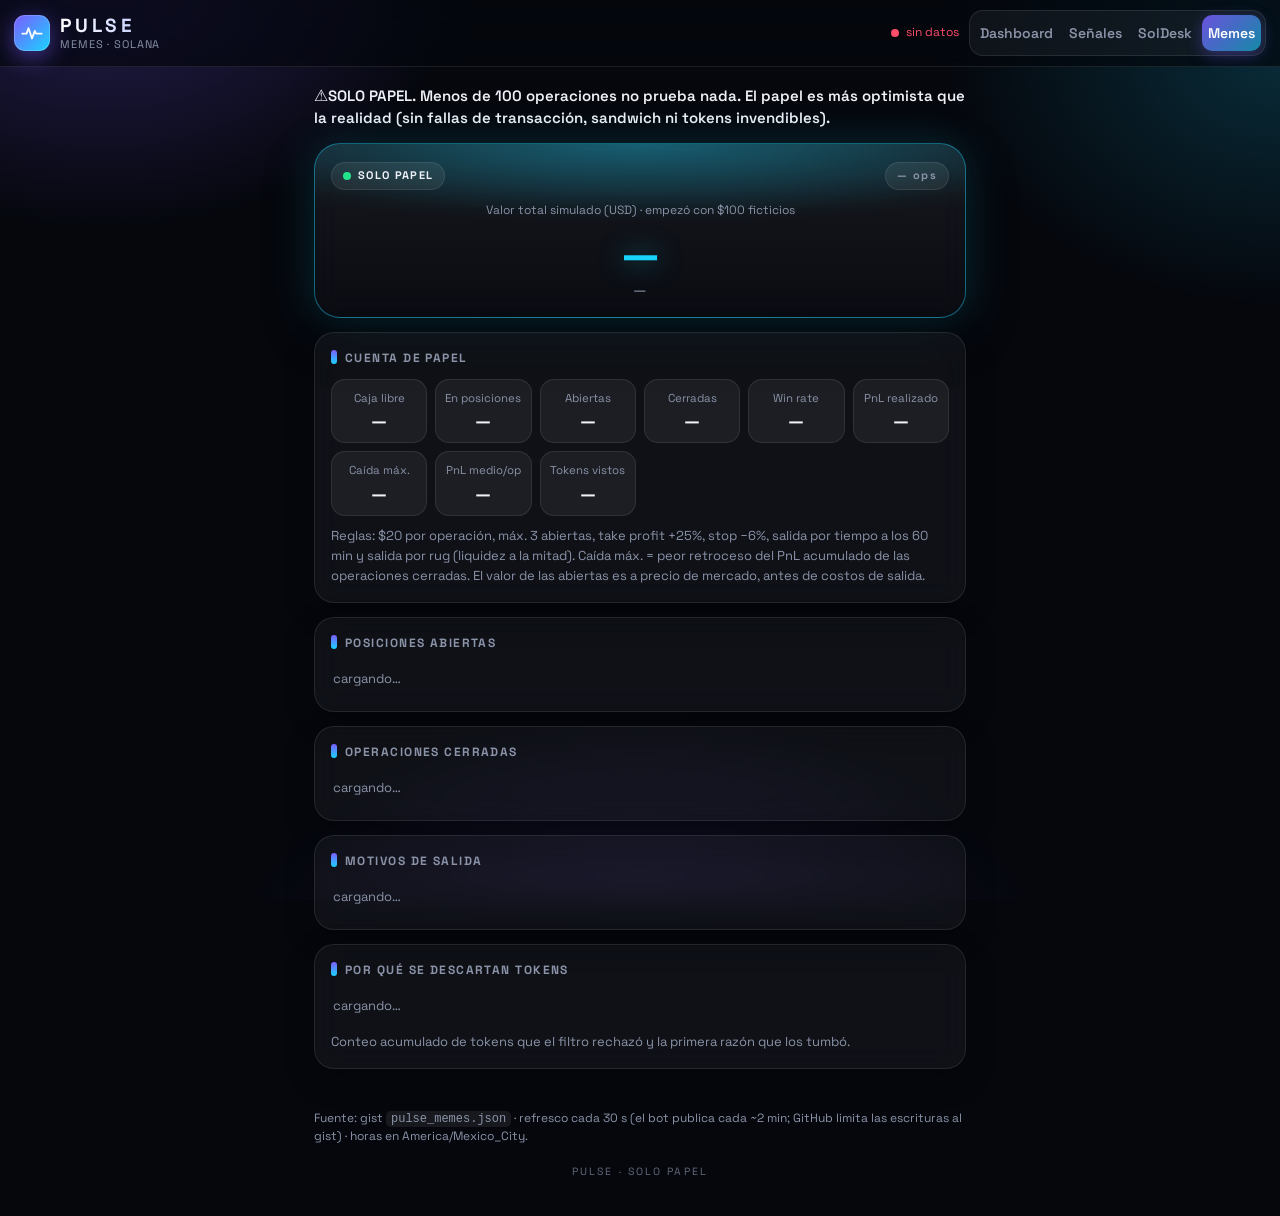
<file: memes.html>
<!doctype html><html lang="es"><head><meta charset="utf-8"><meta name="viewport" content="width=device-width,initial-scale=1,viewport-fit=cover">
<title>PULSE · Memes (PAPEL)</title><meta name="theme-color" content="#05070d"><meta name="color-scheme" content="dark">
<link rel="icon" href="icon-192.png"><link rel="apple-touch-icon" href="icon-192.png">
<link rel="preconnect" href="https://fonts.googleapis.com"><link rel="preconnect" href="https://fonts.gstatic.com" crossorigin>
<link rel="stylesheet" href="https://fonts.googleapis.com/css2?family=Space+Grotesk:wght@400;500;600;700&display=swap">
<link rel="stylesheet" href="senales.css?v=3">
<style>
.hero.neutral{--sig:var(--a2);--sigrgb:25,211,255}
.hero.pos{--sig:var(--green);--sigrgb:34,229,139}.hero.neg{--sig:var(--red);--sigrgb:255,77,106}
.hero .big-n{font:700 44px/1.05 var(--sans);letter-spacing:-.01em;font-variant-numeric:tabular-nums;margin:12px 0 2px;text-shadow:0 0 26px rgba(var(--sigrgb),.55);color:var(--sig)}
.seg{display:flex;gap:4px;padding:4px;border-radius:14px;background:rgba(255,255,255,.05);border:1px solid var(--line);margin-bottom:12px}
.seg button{flex:1;padding:9px;font:700 13px var(--sans);background:transparent;color:var(--mut);border:0;border-radius:10px;cursor:pointer}
.seg button.on{color:#fff;background:linear-gradient(135deg,var(--a1),var(--a2))}
.funnel{display:flex;flex-direction:column;gap:6px}
.frow{display:grid;grid-template-columns:minmax(0,1.3fr) minmax(0,2fr) 56px;gap:8px;align-items:center;font-size:12.5px}
.frow .bar{height:10px;border-radius:99px;background:rgba(255,255,255,.07);overflow:hidden}.frow .bar i{display:block;height:100%;border-radius:99px;background:linear-gradient(90deg,var(--a1),var(--a2))}
.frow b{text-align:right;font-variant-numeric:tabular-nums}
.frow.k .bar i{background:linear-gradient(90deg,#c0334b,var(--red))}.frow.g .bar i{background:linear-gradient(90deg,#14b36c,var(--green))}
.list{display:flex;flex-direction:column;gap:8px}
.it{background:rgba(255,255,255,.05);border:1px solid var(--line);border-radius:14px;padding:10px 12px;font-size:13px;min-width:0}
.it .r1{display:flex;justify-content:space-between;gap:8px;align-items:baseline}.it .r1 b{font-size:15px;overflow-wrap:anywhere}
.it .r2{color:var(--mut);font-size:12px;margin-top:3px;overflow-wrap:anywhere;line-height:1.4}
.pill{display:inline-block;padding:2px 8px;border-radius:99px;font:700 10.5px var(--mono);background:rgba(255,255,255,.08);color:var(--mut);margin-left:6px;vertical-align:1px}
.pill.g{background:rgba(34,229,139,.15);color:var(--green)}.pill.r{background:rgba(255,77,106,.15);color:var(--red)}.pill.a{background:rgba(255,185,56,.15);color:var(--amber)}
.empty{color:var(--mut);font-size:13px;padding:6px 2px}
.kvs{display:grid;grid-template-columns:repeat(3,1fr);gap:8px}
.kvs>div{background:rgba(255,255,255,.055);border:1px solid var(--line);border-radius:14px;padding:10px 6px;text-align:center;font-size:11.5px;color:var(--mut);min-width:0}
.kvs b{display:block;font:700 18px var(--sans);color:var(--txt);margin-top:3px;font-variant-numeric:tabular-nums;overflow-wrap:anywhere}
.kvs b.up{color:var(--green)}.kvs b.dn{color:var(--red)}
.err{color:var(--red)}
@media(min-width:560px){.kvs{grid-template-columns:repeat(6,1fr)}}
.tbl{width:100%;border-collapse:collapse;font-size:13px}
.tbl th{color:var(--mut);font:600 11px var(--sans);text-align:left;padding:4px 6px;white-space:nowrap}
.tbl td{padding:8px 6px;border-top:1px solid var(--line);vertical-align:top}
.tbl td.n,.tbl th.n{text-align:right;font-variant-numeric:tabular-nums;white-space:nowrap}
.tbl a{color:var(--a2);text-decoration:none;font-weight:700}
.tw{overflow-x:auto;-webkit-overflow-scrolling:touch}
.stale{color:var(--amber)}
.banner.big{font-weight:600;line-height:1.45}
</style></head><body>
<header class="hs"><a class="brand" href="./index.html" aria-label="PULSE"><span class="logo"><svg viewBox="0 0 32 32" width="22" height="22" aria-hidden="true"><path d="M2 17h6l3-8 5 15 4-11 2 4h8" fill="none" stroke="#fff" stroke-width="2.6" stroke-linecap="round" stroke-linejoin="round"/></svg></span><span class="bt"><b>PULSE</b><small>Memes · Solana</small></span></a>
<span class="sp"></span><span class="upd"><i class="live" id="dot"></i><span class="mut" id="upd">cargando…</span></span>
<nav><a href="./index.html">Dashboard</a><a href="./senales.html">Señales</a><a href="./soldesk.html">SolDesk</a><a href="./memes.html" class="on">Memes</a></nav></header>
<main class="sw">
 <div class="banner big"><span class="bi">⚠</span><span>SOLO PAPEL. Menos de 100 operaciones no prueba nada. El papel es más optimista que la realidad (sin fallas de transacción, sandwich ni tokens invendibles).</span></div>
 <section class="panel hero neutral" id="hero">
  <div class="hero-top"><span class="chip"><i class="live"></i>SOLO PAPEL</span><span class="chip ghost" id="ops">— ops</span></div>
  <div class="mut tgt">Valor total simulado (USD) · empezó con $100 ficticios</div>
  <div class="big-n" id="eq">—</div>
  <div id="pnlTot" class="mut">—</div>
 </section>
 <section class="panel"><h3>Cuenta de papel</h3>
  <div class="kvs">
   <div>Caja libre<b id="cash">—</b></div><div>En posiciones<b id="ov">—</b></div><div>Abiertas<b id="nopen">—</b></div>
   <div>Cerradas<b id="nclosed">—</b></div><div>Win rate<b id="wr">—</b></div><div>PnL realizado<b id="rpnl">—</b></div>
   <div>Caída máx.<b id="dd">—</b></div><div>PnL medio/op<b id="avg">—</b></div><div>Tokens vistos<b id="seen">—</b></div>
  </div>
  <p class="mut small" style="margin:10px 0 0">Reglas: $20 por operación, máx. 3 abiertas, take profit +25%, stop −6%, salida por tiempo a los 60 min y salida por rug (liquidez a la mitad). Caída máx. = peor retroceso del PnL acumulado de las operaciones cerradas. El valor de las abiertas es a precio de mercado, antes de costos de salida.</p>
 </section>
 <section class="panel"><h3>Posiciones abiertas</h3><div id="open"><div class="empty">cargando…</div></div></section>
 <section class="panel"><h3>Operaciones cerradas</h3><div class="list" id="closed"><div class="empty">cargando…</div></div></section>
 <section class="panel"><h3>Motivos de salida</h3><div class="funnel" id="exits"><div class="empty">cargando…</div></div></section>
 <section class="panel"><h3>Por qué se descartan tokens</h3><div class="funnel" id="disc"><div class="empty">cargando…</div></div>
  <p class="mut small" style="margin:10px 0 0">Conteo acumulado de tokens que el filtro rechazó y la primera razón que los tumbó.</p></section>
</main>
<footer><p>Fuente: gist <code>pulse_memes.json</code> · refresco cada 30 s (el bot publica cada ~2 min; GitHub limita las escrituras al gist) · horas en America/Mexico_City.</p><div class="credit">PULSE · solo papel</div></footer>
<script>
(function(){
'use strict';
var O='dylanfernandezduran-cmyk', G='a2aef1f302ecb2680905497477cd051e', F='pulse_memes.json';
function $(id){return document.getElementById(id)}
function esc(x){return String(x==null?'':x).replace(/[&<>"']/g,function(c){return {'&':'&amp;','<':'&lt;','>':'&gt;','"':'&quot;',"'":'&#39;'}[c]})}
function num(x){return (x==null||isNaN(Number(x)))?null:Number(x)}
function usd(x,sign){var n=num(x); if(n===null)return '—'; return (n<0?'-':(sign?'+':''))+'$'+Math.abs(n).toLocaleString('es-MX',{minimumFractionDigits:2,maximumFractionDigits:2})}
function pct(x,sign,d){var n=num(x); if(n===null)return '—'; n*=100; return (n<0?'':(sign?'+':''))+n.toFixed(d==null?1:d)+'%'}
function cls(x){var n=num(x); return n===null||n===0?'':(n>0?'up':'dn')}
function when(ts){ if(!ts)return '—'; try{return new Date(ts*1000).toLocaleString('es-MX',{timeZone:'America/Mexico_City',day:'2-digit',month:'short',hour:'2-digit',minute:'2-digit',second:'2-digit',hour12:false})+' CDMX'}catch(e){return '—'} }
function whenS(ts){ if(!ts)return '—'; try{return new Date(ts*1000).toLocaleString('es-MX',{timeZone:'America/Mexico_City',day:'2-digit',month:'short',hour:'2-digit',minute:'2-digit',hour12:false})}catch(e){return '—'} }
function dur(a,b){ var s=Math.max(0,Math.round(b-a)); return s<3600?Math.round(s/60)+' min':Math.floor(s/3600)+' h '+Math.round((s%3600)/60)+' min' }
function ago(ts){ var s=Math.max(0,Math.floor(Date.now()/1000-ts)); if(s<60)return s+' s'; if(s<3600)return Math.floor(s/60)+' min'; return Math.floor(s/3600)+' h '+Math.floor((s%3600)/60)+' min' }
var WHY={'take profit':'Take profit (+25%)','stop':'Stop (−6%)','tiempo':'Tiempo (60 min)','liquidez retirada':'Rug: liquidez retirada','sin datos 10 min':'Sin datos 10 min'};
async function getJSON(url){var r=await fetch(url,{cache:'no-store'}); if(!r.ok)throw new Error('HTTP '+r.status); return r.json()}
var S=null;
async function load(){
  try{
    var s;
    try{ s=await getJSON('https://gist.githubusercontent.com/'+O+'/'+G+'/raw/'+F+'?t='+Date.now()) }
    catch(e){ var g=await getJSON('https://api.github.com/gists/'+G); s=JSON.parse(g.files[F].content) }
    S=s; render();
  }catch(e){ $('upd').textContent='sin datos'; $('upd').className='err'; $('dot').style.background='var(--red)'; console.error(e) }
}
function bars(el,rows,c,empty){
  if(!rows.length){el.innerHTML='<div class="empty">'+empty+'</div>';return}
  var mx=Math.max.apply(null,rows.map(function(r){return r[1]}));
  el.innerHTML=rows.map(function(r){var w=mx>0?Math.max(2,Math.round(100*r[1]/mx)):0;
    return '<div class="frow '+(c||'')+'"><span>'+esc(r[0])+'</span><span class="bar"><i style="width:'+w+'%"></i></span><b>'+r[1]+'</b></div>'}).join('')
}
function render(){
  var s=S; if(!s)return;
  var age=Math.floor(Date.now()/1000-(s.updated||0));
  $('upd').textContent=when(s.updated)+' · hace '+ago(s.updated); $('upd').className=age>600?'err':'mut';
  $('dot').style.background=age>600?'var(--red)':'';
  var eq=num(s.equity), tp=num(s.total_pnl);
  $('hero').className='panel hero '+(tp===null||tp===0?'neutral':(tp>0?'pos':'neg'));
  $('eq').textContent=usd(eq);
  $('pnlTot').textContent=(tp===null?'—':usd(tp,1)+' ('+pct(s.total_ret,1,2)+')')+' vs $100 de inicio';
  $('ops').textContent=(s.n_closed||0)+' cerradas · '+(s.n_open||0)+' abiertas';
  $('cash').textContent=usd(s.cash); $('ov').textContent=usd(s.open_value);
  $('nopen').textContent=s.n_open==null?'—':s.n_open; $('nclosed').textContent=s.n_closed==null?'—':s.n_closed;
  $('wr').textContent=s.win_rate==null?'—':pct(s.win_rate,0,0)+' ('+s.wins+'/'+s.n_closed+')';
  var r=$('rpnl'); r.textContent=usd(s.realized_pnl,1); r.className=cls(s.realized_pnl);
  $('dd').textContent=s.n_closed?usd(s.max_drawdown):'—'; var a=$('avg'); a.textContent=s.avg_pnl==null?'—':usd(s.avg_pnl,1); a.className=cls(s.avg_pnl);
  $('seen').textContent=s.n_seen==null?'—':s.n_seen;
  // abiertas
  var op=s.open||[];
  if(!op.length) $('open').innerHTML='<div class="empty">No hay posiciones abiertas ahorita. El bot espera un token que pase el filtro.</div>';
  else $('open').innerHTML='<div class="tw"><table class="tbl"><thead><tr><th>Token</th><th>Entrada (CDMX)</th><th class="n">Valor</th><th class="n">Retorno</th></tr></thead><tbody>'+op.map(function(p){
    var st=num(p.px_age_s)!==null&&p.px_age_s>180?' <span class="stale" title="último precio hace '+Math.round(p.px_age_s)+' s">⚠ precio viejo</span>':'';
    return '<tr><td><a href="https://dexscreener.com/solana/'+encodeURIComponent(p.addr)+'" target="_blank" rel="noopener">'+esc(p.sym)+' ↗</a>'+st+'<div class="mut small">score '+esc(p.score==null?'—':p.score)+' · liq '+(num(p.liq)===null?'—':'$'+Math.round(p.liq).toLocaleString('es-MX'))+'</div></td><td>'+whenS(p.t)+'<div class="mut small">hace '+ago(p.t)+'</div></td><td class="n">'+usd(p.value)+'<div class="mut small">de $20</div></td><td class="n '+cls(p.ret)+'"><b>'+pct(p.ret,1,1)+'</b><div class="small">'+usd(p.pnl,1)+'</div></td></tr>'}).join('')+'</tbody></table></div>';
  // cerradas
  var cl=s.closed||[];
  if(!cl.length) $('closed').innerHTML='<div class="empty">Todavía no hay operaciones cerradas.</div>';
  else $('closed').innerHTML=cl.map(function(c){var g=(c.pnl||0)>0;
    return '<div class="it"><div class="r1"><b>'+esc(c.sym)+'<span class="pill '+(g?'g':'r')+'">'+esc(WHY[c.why]||c.why)+'</span></b><b class="'+cls(c.pnl)+'">'+pct(c.ret,1,1)+' · '+usd(c.pnl,1)+'</b></div><div class="r2">'+whenS(c.t)+' → '+whenS(c.t2)+' CDMX · duró '+dur(c.t,c.t2)+' · score '+esc(c.score==null?'—':c.score)+'</div></div>'}).join('');
  if(s.closed_total>cl.length) $('closed').innerHTML+='<div class="empty">Mostrando las últimas '+cl.length+' de '+s.closed_total+'.</div>';
  // salidas / descartes
  var ex=Object.keys(s.exit_reasons||{}).map(function(k){return [WHY[k]||k,s.exit_reasons[k]]}).sort(function(a,b){return b[1]-a[1]});
  bars($('exits'),ex,'',"Aún no hay salidas.");
  bars($('disc'),(s.top_discards||[]).map(function(d){return [d.reason,d.n]}),'k',"Aún no hay descartes registrados.");
}
load(); setInterval(load,30000);
document.addEventListener('visibilitychange',function(){ if(!document.hidden)load() });
setInterval(function(){ if(S) render() },10000);
})();
</script></body></html>
</file>
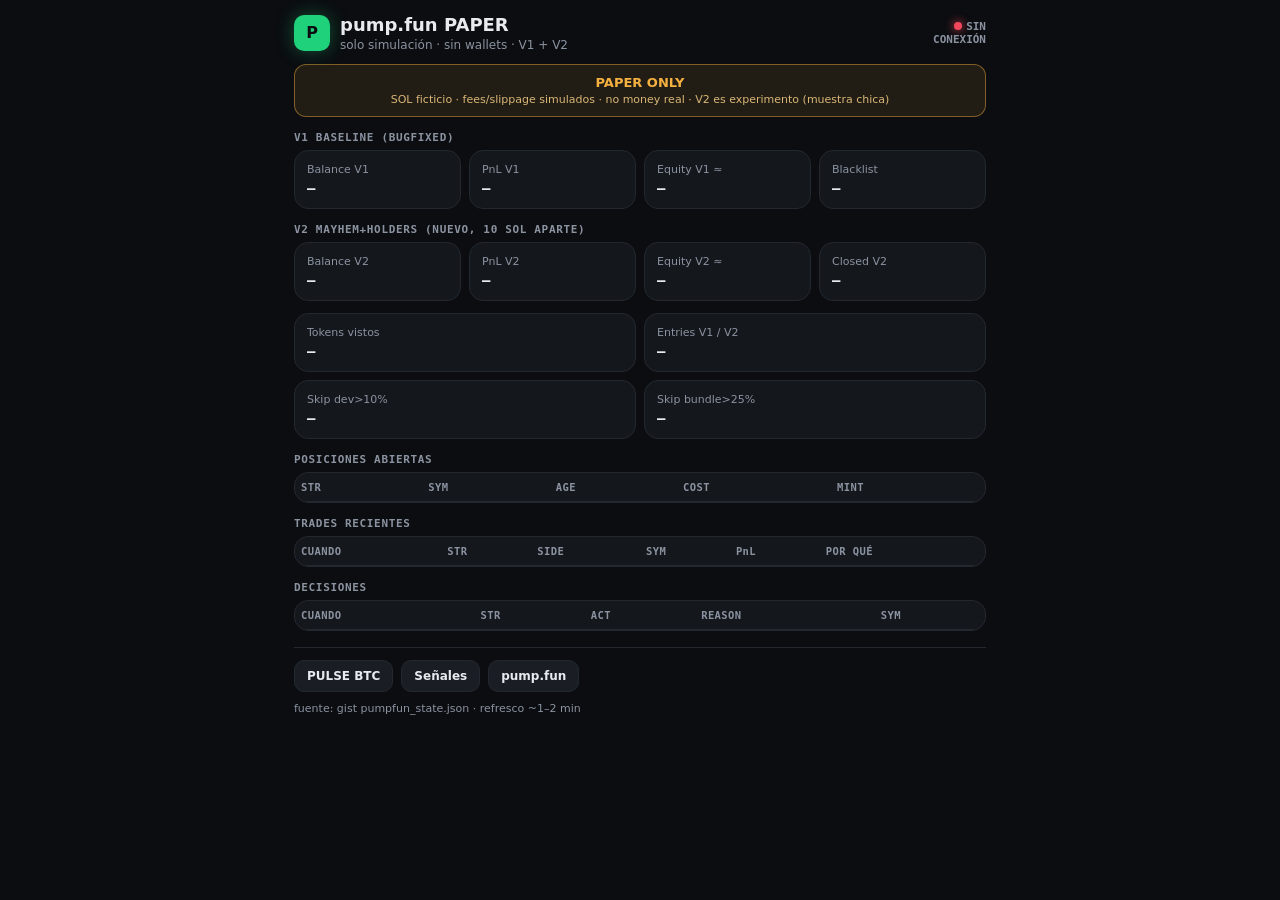
<file: pumpfun.html>
<!doctype html>
<html lang="es">
<head>
<meta charset="utf-8">
<meta name="viewport" content="width=device-width,initial-scale=1,viewport-fit=cover">
<meta name="theme-color" content="#0b0d10">
<title>pump.fun PAPER · PULSE</title>
<link rel="icon" href="data:,">
<style>
:root{--bg:#0b0d10;--panel:#14171c;--panel2:#1a1e24;--line:#232830;--txt:#e7eaee;--mut:#8b93a1;--green:#1fd17a;--red:#f0475c;--amber:#f5b041;--r:14px;
--mono:ui-monospace,SFMono-Regular,Menlo,Consolas,monospace;--sans:Inter,system-ui,-apple-system,"Segoe UI",Roboto,sans-serif}
*{box-sizing:border-box}html,body{margin:0;background:var(--bg);color:var(--txt);font-family:var(--sans)}
a{color:var(--green);text-decoration:none}
.wrap{max-width:720px;margin:0 auto;padding:14px 14px 40px}
.top{display:flex;align-items:center;justify-content:space-between;gap:10px;margin-bottom:12px;flex-wrap:wrap}
.logo{width:36px;height:36px;border-radius:10px;display:grid;place-items:center;font:800 16px var(--sans);color:#0b0d10;background:var(--green);box-shadow:0 0 18px rgba(31,209,122,.35)}
h1{font:800 18px/1.2 var(--sans);margin:0}.sub{color:var(--mut);font-size:12px;margin-top:2px}
.fresh{font:600 11px var(--mono);color:var(--mut);text-align:right}.dot{display:inline-block;width:8px;height:8px;border-radius:50%;background:var(--green);box-shadow:0 0 10px var(--green);margin-right:4px}.dot.off{background:var(--red);box-shadow:0 0 10px var(--red)}
.banner{background:rgba(245,176,65,.1);border:1px solid rgba(245,176,65,.45);color:var(--amber);border-radius:12px;padding:10px 12px;text-align:center;font:800 13px var(--sans);margin-bottom:12px}
.banner small{display:block;font:500 11px var(--sans);color:#d9b678;margin-top:3px;font-weight:500}
.grid{display:grid;grid-template-columns:1fr 1fr;gap:8px;margin-bottom:12px}
@media(min-width:560px){.grid.k4{grid-template-columns:1fr 1fr 1fr 1fr}}
.card{background:var(--panel);border:1px solid var(--line);border-radius:var(--r);padding:12px}
.card .lbl{color:var(--mut);font-size:11px;margin-bottom:4px}.card .val{font:700 18px var(--mono)}.card .val.sm{font-size:14px}
.up{color:var(--green)}.dn{color:var(--red)}.mut{color:var(--mut)}
.section{margin:14px 0 6px;font:700 11px var(--mono);color:var(--mut);letter-spacing:.06em;text-transform:uppercase}
table{width:100%;border-collapse:collapse;font-size:12.5px}
th,td{padding:8px 6px;border-bottom:1px solid var(--line);text-align:left;vertical-align:top}
th{color:var(--mut);font:700 10.5px var(--mono);letter-spacing:.04em}
.mono{font-family:var(--mono);font-size:12px}
.nav{display:flex;gap:8px;flex-wrap:wrap;margin-top:16px;padding-top:12px;border-top:1px solid var(--line)}
.nav a{background:var(--panel2);border:1px solid var(--line);border-radius:10px;padding:8px 12px;font:600 12px var(--sans);color:var(--txt)}
.pill{display:inline-block;padding:2px 8px;border-radius:999px;font:700 11px var(--mono)}
.pill.buy{background:rgba(31,209,122,.15);color:var(--green)}.pill.sell{background:rgba(240,71,92,.15);color:var(--red)}
.pill.skip{background:#262b33;color:var(--mut)}.pill.enter{background:rgba(31,209,122,.15);color:var(--green)}.pill.exit{background:rgba(245,176,65,.15);color:var(--amber)}
.pill.v1{background:#262b33;color:var(--mut)}.pill.v2{background:rgba(31,209,122,.12);color:var(--green)}
.err{color:var(--red);padding:12px;background:var(--panel);border-radius:12px;border:1px solid var(--line)}
</style>
</head>
<body>
<div class="wrap">
  <div class="top">
    <div style="display:flex;gap:10px;align-items:center">
      <div class="logo">P</div>
      <div>
        <h1>pump.fun PAPER</h1>
        <div class="sub">solo simulación · sin wallets · V1 + V2</div>
      </div>
    </div>
    <div class="fresh" id="fresh"><span class="dot off"></span>…</div>
  </div>

  <div class="banner">PAPER ONLY<small>SOL ficticio · fees/slippage simulados · no money real · V2 es experimento (muestra chica)</small></div>

  <div class="section">V1 baseline (bugfixed)</div>
  <div class="grid k4" id="kpis-v1">
    <div class="card"><div class="lbl">Balance V1</div><div class="val sm" id="bal">—</div></div>
    <div class="card"><div class="lbl">PnL V1</div><div class="val sm" id="pnl">—</div></div>
    <div class="card"><div class="lbl">Equity V1 ≈</div><div class="val sm" id="eq">—</div></div>
    <div class="card"><div class="lbl">Blacklist</div><div class="val sm" id="bl">—</div></div>
  </div>

  <div class="section">V2 mayhem+holders (nuevo, 10 SOL aparte)</div>
  <div class="grid k4" id="kpis-v2">
    <div class="card"><div class="lbl">Balance V2</div><div class="val sm" id="bal2">—</div></div>
    <div class="card"><div class="lbl">PnL V2</div><div class="val sm" id="pnl2">—</div></div>
    <div class="card"><div class="lbl">Equity V2 ≈</div><div class="val sm" id="eq2">—</div></div>
    <div class="card"><div class="lbl">Closed V2</div><div class="val sm" id="c2">—</div></div>
  </div>

  <div class="grid">
    <div class="card"><div class="lbl">Tokens vistos</div><div class="val sm" id="seen">—</div></div>
    <div class="card"><div class="lbl">Entries V1 / V2</div><div class="val sm" id="ee">—</div></div>
    <div class="card"><div class="lbl">Skip dev&gt;10%</div><div class="val sm" id="sdev">—</div></div>
    <div class="card"><div class="lbl">Skip bundle&gt;25%</div><div class="val sm" id="sbun">—</div></div>
  </div>

  <div class="section">Posiciones abiertas</div>
  <div class="card" style="padding:0;overflow:auto">
    <table id="pos"><thead><tr><th>STR</th><th>SYM</th><th>AGE</th><th>COST</th><th>MINT</th></tr></thead><tbody></tbody></table>
  </div>

  <div class="section">Trades recientes</div>
  <div class="card" style="padding:0;overflow:auto">
    <table id="tr"><thead><tr><th>CUANDO</th><th>STR</th><th>SIDE</th><th>SYM</th><th>PnL</th><th>POR QUÉ</th></tr></thead><tbody></tbody></table>
  </div>

  <div class="section">Decisiones</div>
  <div class="card" style="padding:0;overflow:auto">
    <table id="dec"><thead><tr><th>CUANDO</th><th>STR</th><th>ACT</th><th>REASON</th><th>SYM</th></tr></thead><tbody></tbody></table>
  </div>

  <div class="nav">
    <a href="./">PULSE BTC</a>
    <a href="./senales.html">Señales</a>
    <a href="./pumpfun.html">pump.fun</a>
  </div>
  <p class="mut" style="font-size:11px;margin-top:10px" id="note">fuente: gist pumpfun_state.json · refresco ~1–2 min</p>
</div>
<script>
const O='dylanfernandezduran-cmyk', G='a2aef1f302ecb2680905497477cd051e', F='pumpfun_state.json';
const $=id=>document.getElementById(id);
function fmtSol(x){if(x==null||isNaN(x))return '—'; const n=Number(x); return (n>=0?'+':'')+n.toFixed(4)+' SOL'}
function fmtBal(x){if(x==null||isNaN(x))return '—'; return Number(x).toFixed(4)+' SOL'}
function ago(ts){
  if(!ts) return '—';
  const s=Math.max(0, Math.floor(Date.now()/1000 - ts));
  if(s<60) return s+'s';
  if(s<3600) return Math.floor(s/60)+'m';
  return Math.floor(s/3600)+'h';
}
function when(ts){
  if(!ts) return '—';
  try{return new Date(ts*1000).toLocaleString('es-MX',{timeZone:'America/Mexico_City',month:'short',day:'2-digit',hour:'2-digit',minute:'2-digit',second:'2-digit'})}
  catch(e){return ago(ts)}
}
async function getJSON(url){
  const r=await fetch(url,{cache:'no-store'});
  if(!r.ok) throw new Error('HTTP '+r.status);
  return r.json();
}
async function load(){
  try{
    let s;
    try{s=await getJSON(`https://gist.githubusercontent.com/${O}/${G}/raw/${F}?t=${Date.now()}`)}
    catch(e){
      const g=await getJSON('https://api.github.com/gists/'+G);
      s=JSON.parse(g.files[F].content);
    }
    const age=Math.floor(Date.now()/1000 - (s.generated_at||0));
    const stale=age>180;
    $('fresh').innerHTML=`<span class="dot${stale?' off':''}"></span>${stale?'STALE':'LIVE'}<br>${age}s`;
    const p=s.paper||{}, c=s.counts||{}, sk=s.skips_by_rule||{};
    const st=s.strategies||{};
    const v1=st.v1||p;
    const v2=st.v2||{};

    $('bal').textContent=fmtBal(v1.balance_sol??p.balance_sol);
    const pnl=Number((v1.realized_pnl_sol??p.realized_pnl_sol)||0);
    $('pnl').textContent=fmtSol(pnl);
    $('pnl').className='val sm '+(pnl>=0?'up':'dn');
    $('eq').textContent=fmtBal(v1.equity_approx_sol??p.equity_approx_sol);
    $('bl').textContent=String(c.blacklist??'—');

    $('bal2').textContent=fmtBal(v2.balance_sol);
    const pnl2=Number(v2.realized_pnl_sol||0);
    $('pnl2').textContent=v2.balance_sol==null?'—':fmtSol(pnl2);
    $('pnl2').className='val sm '+(pnl2>=0?'up':'dn');
    $('eq2').textContent=fmtBal(v2.equity_approx_sol);
    $('c2').textContent=String(v2.closed_trades??'—');

    $('seen').textContent=String(c.tokens_seen??'—');
    $('ee').textContent=`${c.entries??0} / ${c.entries_v2??0}`;
    $('sdev').textContent=String(sk.dev_gt_10pct??0);
    $('sbun').textContent=String(sk.bundle_gt_25pct??0);

    const pb=$('pos').querySelector('tbody'); pb.innerHTML='';
    const opens=s.open_positions||[];
    if(!opens.length) pb.innerHTML='<tr><td colspan=5 class=mut>ninguna</td></tr>';
    else opens.forEach(o=>{
      const tr=document.createElement('tr');
      const str=o.strategy||'v1';
      tr.innerHTML=`<td><span class="pill ${str}">${str}</span></td><td><b>${o.symbol||'?'}</b></td><td class=mono>${o.age_sec??'—'}s</td><td class=mono>${Number(o.cost_sol||0).toFixed(3)}</td><td class="mono mut">${o.mint_short||''}</td>`;
      pb.appendChild(tr);
    });

    const tb=$('tr').querySelector('tbody'); tb.innerHTML='';
    (s.recent_trades||[]).slice(0,25).forEach(t=>{
      const tr=document.createElement('tr');
      const pnl=t.pnl_sol; const pc=(pnl==null||t.side==='buy')?'mut':(pnl>=0?'up':'dn');
      const str=t.strategy||'v1';
      tr.innerHTML=`<td class="mono mut">${when(t.ts)}</td><td><span class="pill ${str}">${str}</span></td><td><span class="pill ${t.side}">${t.side}</span></td><td><b>${t.symbol||''}</b></td><td class="mono ${pc}">${t.side==='sell'?fmtSol(pnl):'—'}</td><td class="mut">${t.reason||''}</td>`;
      tb.appendChild(tr);
    });

    const db=$('dec').querySelector('tbody'); db.innerHTML='';
    (s.recent_decisions||[]).slice(0,25).forEach(d=>{
      const tr=document.createElement('tr');
      const cls=d.action==='enter'?'enter':d.action==='exit'?'exit':d.action==='skip'?'skip':'skip';
      const str=d.strategy||'v1';
      tr.innerHTML=`<td class="mono mut">${when(d.ts)}</td><td><span class="pill ${str}">${str}</span></td><td><span class="pill ${cls}">${d.action}</span></td><td class=mut>${d.reason||''}</td><td><b>${d.symbol||''}</b></td>`;
      db.appendChild(tr);
    });
    $('note').textContent=`actualizado ${when(s.generated_at)} · ${s.disclaimer||'PAPER only'}`;
  }catch(e){
    console.warn(e);
    $('fresh').innerHTML='<span class="dot off"></span>SIN<br>CONEXIÓN';
  }
}
load(); setInterval(load, 20000);
</script>
</body>
</html>
</file>
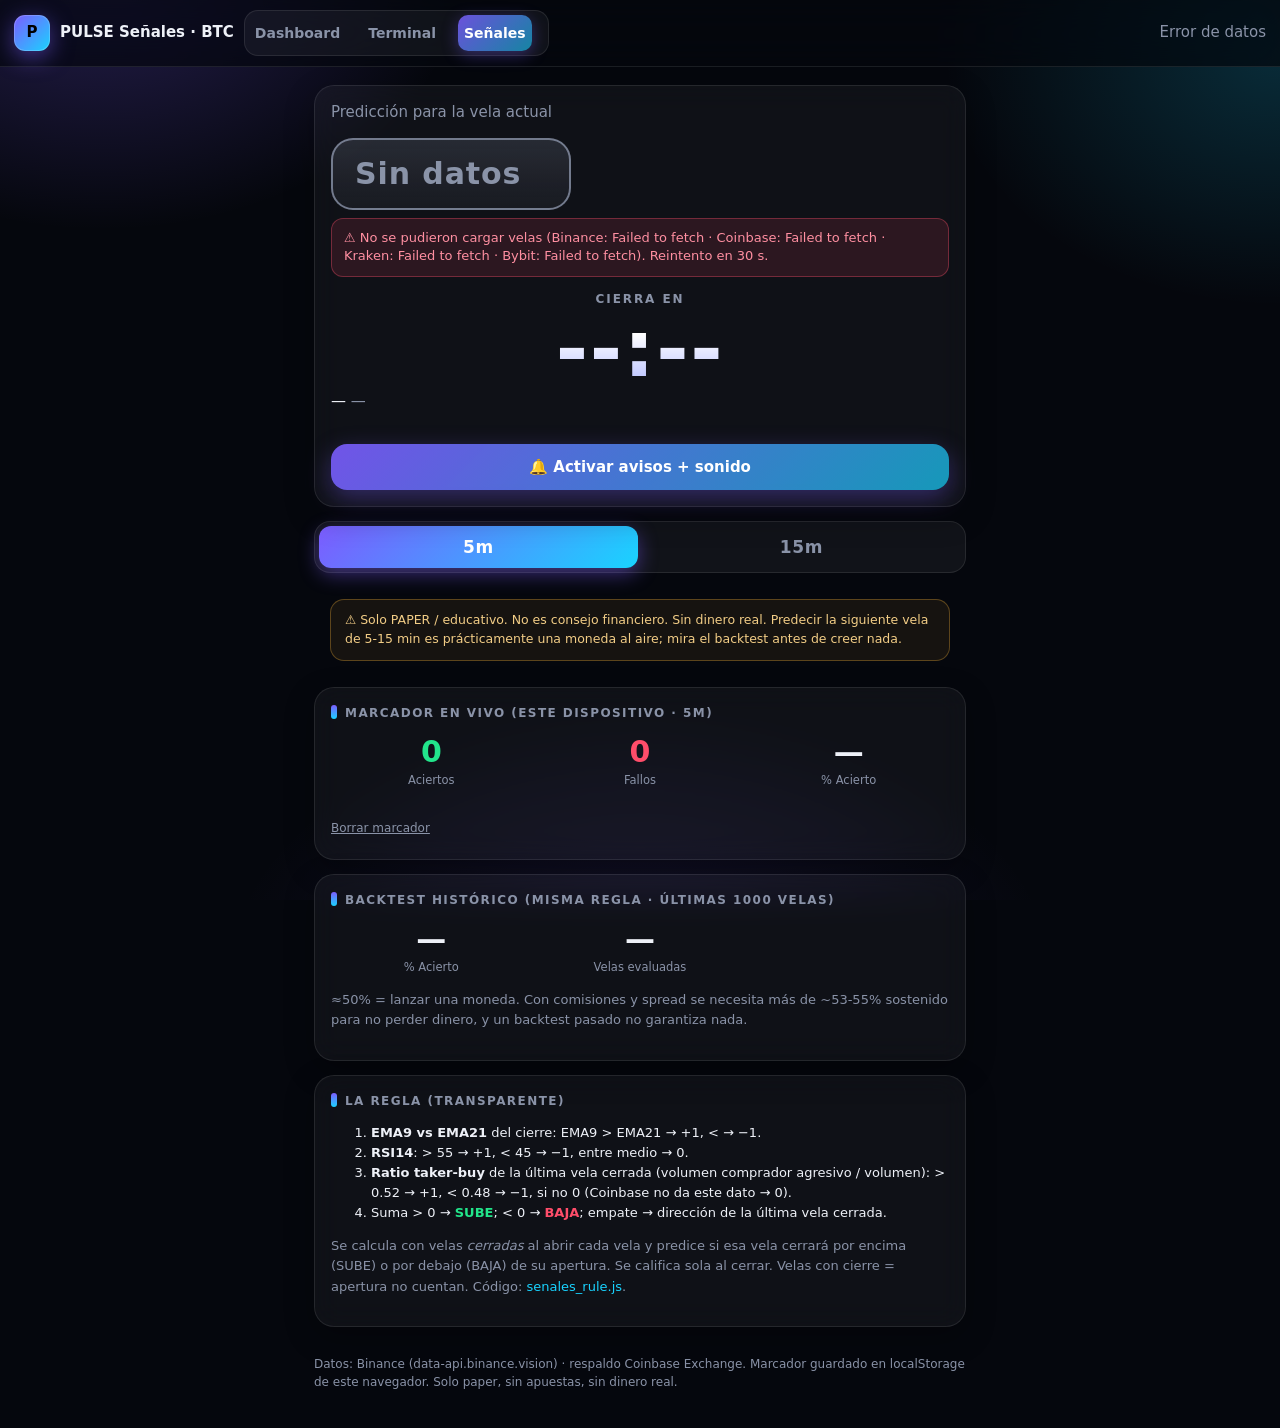
<file: senales.backup-2026-10-22.html>
<!doctype html><html lang="es"><head><meta charset="utf-8"><meta name="viewport" content="width=device-width,initial-scale=1,viewport-fit=cover">
<title>PULSE · Señales BTC (PAPER)</title><meta name="theme-color" content="#0b0d10">
<link rel="manifest" href="manifest.json"><link rel="icon" href="icon-192.png"><link rel="apple-touch-icon" href="icon-192.png">
<meta name="apple-mobile-web-app-capable" content="yes"><meta name="mobile-web-app-capable" content="yes"><meta name="apple-mobile-web-app-status-bar-style" content="black-translucent"><meta name="apple-mobile-web-app-title" content="Señales">
<link rel="stylesheet" href="terminal.css?v=2"><link rel="stylesheet" href="senales.css?v=2"></head><body>
<header class="hs"><div class="logo">P</div><b>PULSE Señales · BTC</b>
<nav><a href="./index.html">Dashboard</a><a href="./terminal.html">Terminal</a><a href="./senales.html" class="on">Señales</a></nav><div class="sp"></div>
<span class="mut" id="upd">—</span></header>
<main class="sw">
 <section class="panel big" id="big">
  <div class="mut" id="tgt">Predicción para la vela actual</div>
  <div class="dirw"><span id="dir" class="dir gray">Cargando…</span></div>
  <div id="status" class="status" style="display:none"></div>
  <div class="cd"><span class="mut">Cierra en</span> <b id="cd">--:--</b></div>
  <div class="px"><span id="px">—</span> <span class="mut" id="src">—</span></div>
  <div class="votes" id="votes"></div>
  <button id="notif" type="button">🔔 Activar avisos + sonido</button>
 </section>
 <div class="ivsel" role="group" aria-label="Intervalo"><button data-iv="5m">5m</button><button data-iv="15m">15m</button></div>
 <div class="banner sm">⚠ Solo PAPER / educativo. No es consejo financiero. Sin dinero real. Predecir la siguiente vela de 5-15 min es prácticamente una moneda al aire; mira el backtest antes de creer nada.</div>
 <section class="panel"><h3>Marcador en vivo (este dispositivo · <span id="ivl">5m</span>)</h3>
  <div class="score"><div><b class="up" id="hits">0</b><span>Aciertos</span></div><div><b class="dn" id="miss">0</b><span>Fallos</span></div><div><b id="acc">—</b><span>% Acierto</span></div></div>
  <div class="hist" id="hist"></div><button id="reset" type="button" class="link">Borrar marcador</button></section>
 <section class="panel"><h3>Backtest histórico (misma regla · últimas 1000 velas)</h3>
  <div class="score"><div><b id="btacc">—</b><span>% Acierto</span></div><div><b id="btn">—</b><span>Velas evaluadas</span></div></div>
  <p class="mut small">≈50% = lanzar una moneda. Con comisiones y spread se necesita más de ~53-55% sostenido para no perder dinero, y un backtest pasado no garantiza nada.</p></section>
 <section class="panel"><h3>La regla (transparente)</h3><ol class="small">
  <li><b>EMA9 vs EMA21</b> del cierre: EMA9 &gt; EMA21 → +1, &lt; → −1.</li>
  <li><b>RSI14</b>: &gt; 55 → +1, &lt; 45 → −1, entre medio → 0.</li>
  <li><b>Ratio taker-buy</b> de la última vela cerrada (volumen comprador agresivo / volumen): &gt; 0.52 → +1, &lt; 0.48 → −1, si no 0 (Coinbase no da este dato → 0).</li>
  <li>Suma &gt; 0 → <b class="up">SUBE</b>; &lt; 0 → <b class="dn">BAJA</b>; empate → dirección de la última vela cerrada.</li></ol>
  <p class="mut small">Se calcula con velas <i>cerradas</i> al abrir cada vela y predice si esa vela cerrará por encima (SUBE) o por debajo (BAJA) de su apertura. Se califica sola al cerrar. Velas con cierre = apertura no cuentan. Código: <a href="senales_rule.js">senales_rule.js</a>.</p></section>
</main>
<footer>Datos: Binance (data-api.binance.vision) · respaldo Coinbase Exchange. Marcador guardado en localStorage de este navegador. Solo paper, sin apuestas, sin dinero real.</footer>
<script src="senales_rule.js?v=2"></script><script src="senales.js?v=2"></script>
</body></html>
</file>
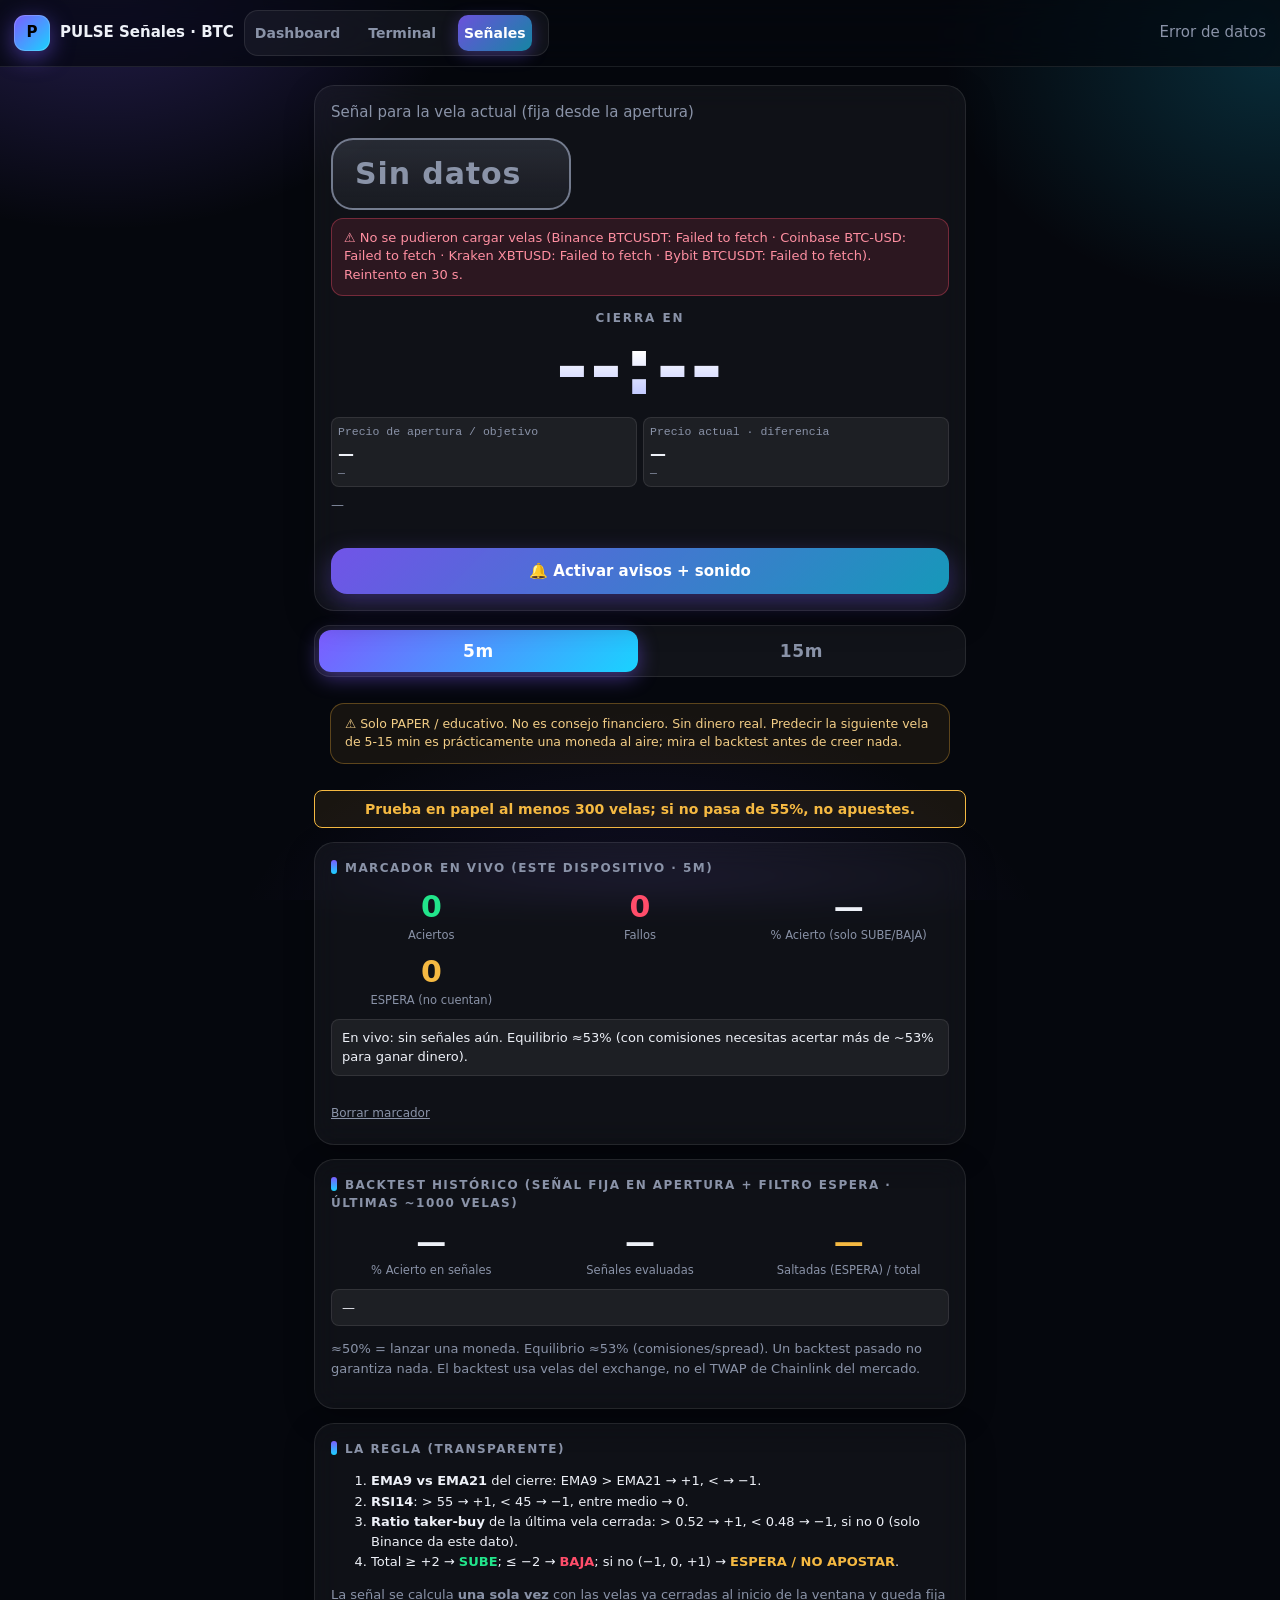
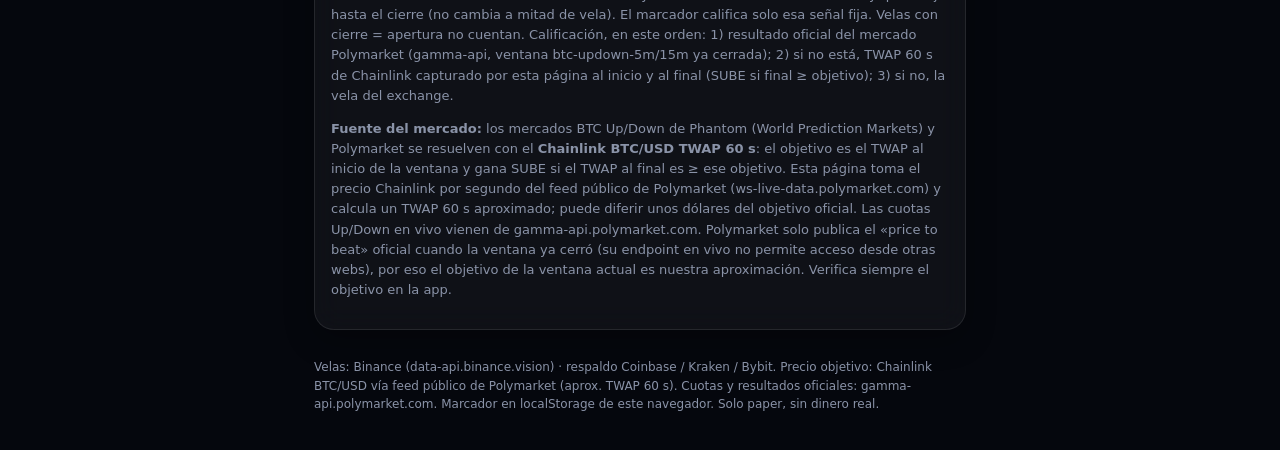
<file: senales.backup-2026-10-23.html>
<!doctype html><html lang="es"><head><meta charset="utf-8"><meta name="viewport" content="width=device-width,initial-scale=1,viewport-fit=cover">
<title>PULSE · Señales BTC (PAPER)</title><meta name="theme-color" content="#0b0d10">
<link rel="manifest" href="manifest.json"><link rel="icon" href="icon-192.png"><link rel="apple-touch-icon" href="icon-192.png">
<meta name="apple-mobile-web-app-capable" content="yes"><meta name="mobile-web-app-capable" content="yes"><meta name="apple-mobile-web-app-status-bar-style" content="black-translucent"><meta name="apple-mobile-web-app-title" content="Señales">
<link rel="stylesheet" href="terminal.css?v=2"><link rel="stylesheet" href="senales.css?v=2">
<style>.dir.WAIT{color:#f5b942;border-color:#f5b942;background:rgba(245,185,66,.12);font-size:34px}
.tg{display:grid;grid-template-columns:1fr 1fr;gap:6px;margin:8px 0;font:12px var(--mono)}.tg div{background:var(--panel2);border-radius:8px;padding:6px}.tg b{display:block;font-size:16px}
.be{padding:8px 10px;border-radius:8px;background:var(--panel2);font-size:13px;margin-top:8px}.rule300{border:1px solid #f5b942;color:#f5b942;padding:8px 10px;border-radius:8px;font-weight:700;font-size:14px;text-align:center}
.up{color:var(--green)}.dn{color:var(--red)}.am{color:#f5b942}</style></head><body>
<header class="hs"><div class="logo">P</div><b>PULSE Señales · BTC</b>
<nav><a href="./index.html">Dashboard</a><a href="./terminal.html">Terminal</a><a href="./senales.html" class="on">Señales</a></nav><div class="sp"></div>
<span class="mut" id="upd">—</span></header>
<main class="sw">
 <section class="panel big" id="big">
  <div class="mut" id="tgt">Señal para la vela actual (fija desde la apertura)</div>
  <div class="dirw"><span id="dir" class="dir gray">Cargando…</span></div>
  <div id="status" class="status" style="display:none"></div>
  <div class="cd"><span class="mut">Cierra en</span> <b id="cd">--:--</b></div>
  <div class="tg">
   <div><span class="mut">Precio de apertura / objetivo</span><b id="op">—</b><span class="mut" id="opsrc">—</span></div>
   <div><span class="mut">Precio actual · diferencia</span><b id="px">—</b><span id="diff" class="mut">—</span></div>
  </div>
  <div class="mut small" id="src">—</div>
  <div class="votes" id="votes"></div>
  <button id="notif" type="button">🔔 Activar avisos + sonido</button>
 </section>
 <div class="ivsel" role="group" aria-label="Intervalo"><button data-iv="5m">5m</button><button data-iv="15m">15m</button></div>
 <div class="banner sm">⚠ Solo PAPER / educativo. No es consejo financiero. Sin dinero real. Predecir la siguiente vela de 5-15 min es prácticamente una moneda al aire; mira el backtest antes de creer nada.</div>
 <div class="rule300">Prueba en papel al menos 300 velas; si no pasa de 55%, no apuestes.</div>
 <section class="panel"><h3>Marcador en vivo (este dispositivo · <span id="ivl">5m</span>)</h3>
  <div class="score"><div><b class="up" id="hits">0</b><span>Aciertos</span></div><div><b class="dn" id="miss">0</b><span>Fallos</span></div><div><b id="acc">—</b><span>% Acierto (solo SUBE/BAJA)</span></div><div><b class="am" id="waits">0</b><span>ESPERA (no cuentan)</span></div></div>
  <div class="be" id="belive">Punto de equilibrio: con comisiones necesitas acertar más de ~53% para ganar dinero.</div>
  <div class="hist" id="hist"></div><button id="reset" type="button" class="link">Borrar marcador</button></section>
 <section class="panel"><h3>Backtest histórico (señal fija en apertura + filtro ESPERA · últimas ~1000 velas)</h3>
  <div class="score"><div><b id="btacc">—</b><span>% Acierto en señales</span></div><div><b id="btn">—</b><span>Señales evaluadas</span></div><div><b class="am" id="btskip">—</b><span>Saltadas (ESPERA) / total</span></div></div>
  <div class="be" id="bebt">—</div>
  <p class="mut small">≈50% = lanzar una moneda. Equilibrio ≈53% (comisiones/spread). Un backtest pasado no garantiza nada. El backtest usa velas del exchange, no el TWAP de Chainlink del mercado.</p></section>
 <section class="panel"><h3>La regla (transparente)</h3><ol class="small">
  <li><b>EMA9 vs EMA21</b> del cierre: EMA9 &gt; EMA21 → +1, &lt; → −1.</li>
  <li><b>RSI14</b>: &gt; 55 → +1, &lt; 45 → −1, entre medio → 0.</li>
  <li><b>Ratio taker-buy</b> de la última vela cerrada: &gt; 0.52 → +1, &lt; 0.48 → −1, si no 0 (solo Binance da este dato).</li>
  <li>Total ≥ +2 → <b class="up">SUBE</b>; ≤ −2 → <b class="dn">BAJA</b>; si no (−1, 0, +1) → <b class="am">ESPERA / NO APOSTAR</b>.</li></ol>
  <p class="mut small">La señal se calcula <b>una sola vez</b> con las velas ya cerradas al inicio de la ventana y queda fija hasta el cierre (no cambia a mitad de vela). El marcador califica solo esa señal fija. Velas con cierre = apertura no cuentan. Calificación, en este orden: 1) resultado oficial del mercado Polymarket (gamma-api, ventana btc-updown-5m/15m ya cerrada); 2) si no está, TWAP 60 s de Chainlink capturado por esta página al inicio y al final (SUBE si final ≥ objetivo); 3) si no, la vela del exchange.</p>
  <p class="mut small"><b>Fuente del mercado:</b> los mercados BTC Up/Down de Phantom (World Prediction Markets) y Polymarket se resuelven con el <b>Chainlink BTC/USD TWAP 60 s</b>: el objetivo es el TWAP al inicio de la ventana y gana SUBE si el TWAP al final es ≥ ese objetivo. Esta página toma el precio Chainlink por segundo del feed público de Polymarket (ws-live-data.polymarket.com) y calcula un TWAP 60 s aproximado; puede diferir unos dólares del objetivo oficial. Las cuotas Up/Down en vivo vienen de gamma-api.polymarket.com. Polymarket solo publica el «price to beat» oficial cuando la ventana ya cerró (su endpoint en vivo no permite acceso desde otras webs), por eso el objetivo de la ventana actual es nuestra aproximación. Verifica siempre el objetivo en la app.</p></section>
</main>
<footer>Velas: Binance (data-api.binance.vision) · respaldo Coinbase / Kraken / Bybit. Precio objetivo: Chainlink BTC/USD vía feed público de Polymarket (aprox. TWAP 60 s). Cuotas y resultados oficiales: gamma-api.polymarket.com. Marcador en localStorage de este navegador. Solo paper, sin dinero real.</footer>
<script>
// PULSE Señales v3 (todo en esta página). Regla pura + UI.
(function(root){
function emaLast(v,n){if(v.length<n)return null;const k=2/(n+1);let e=v.slice(0,n).reduce((a,b)=>a+b,0)/n;for(let i=n;i<v.length;i++)e=v[i]*k+e*(1-k);return e}
function rsi(v,n){n=n||14;if(v.length<=n)return null;let g=0,l=0;for(let i=1;i<=n;i++){const d=v[i]-v[i-1];if(d>0)g+=d;else l-=d}g/=n;l/=n;for(let i=n+1;i<v.length;i++){const d=v[i]-v[i-1];g=(g*(n-1)+(d>0?d:0))/n;l=(l*(n-1)+(d<0?-d:0))/n}if(l===0)return g===0?50:100;return 100-100/(1+g/l)}
const MIN_SCORE=2;
// candles cerradas (antigua primero). dir: UP / DOWN / WAIT (ESPERA)
function predict(candles){
  if(!candles||candles.length<22)return null;
  const cl=candles.map(x=>x.c),last=candles[candles.length-1];
  const e9=emaLast(cl,9),e21=emaLast(cl,21),r=rsi(cl,14);
  const vEma=e9>e21?1:e9<e21?-1:0, vRsi=r==null?0:r>55?1:r<45?-1:0;
  const tr=(last.tb!=null&&last.v>0)?last.tb/last.v:null, vTk=tr==null?0:tr>0.52?1:tr<0.48?-1:0;
  const score=vEma+vRsi+vTk;
  const dir=score>=MIN_SCORE?'UP':score<=-MIN_SCORE?'DOWN':'WAIT';
  return {dir,score,ema9:e9,ema21:e21,rsi:r,taker:tr,votes:{ema:vEma,rsi:vRsi,taker:vTk}};
}
function outcome(c){return c.c>c.o?'UP':c.c<c.o?'DOWN':null}
// Backtest: señal fija con velas cerradas antes de la vela i (cerradas en su apertura), evalúa vela i.
function backtest(candles,warm){warm=warm||60;let hit=0,miss=0,skip=0,flat=0;
  for(let i=Math.max(warm,22);i<candles.length;i++){const p=predict(candles.slice(Math.max(0,i-300),i));if(!p)continue;
    if(p.dir==='WAIT'){skip++;continue}const o=outcome(candles[i]);if(!o){flat++;continue}p.dir===o?hit++:miss++}
  const n=hit+miss;return {hit,miss,n,skip,flat,acc:n?100*hit/n:null}}
function fromBinance(k){return {t:+k[0],T:+k[6],o:+k[1],h:+k[2],l:+k[3],c:+k[4],v:+k[5],tb:+k[9]}}
// TWAP 60 s aproximado: media de ticks por segundo en (t-60s, t]
function twap(ticks,t){const w=ticks.filter(x=>x.t>t-60000&&x.t<=t);if(w.length<30)return null;return w.reduce((a,x)=>a+x.v,0)/w.length}
const api={emaLast,rsi,predict,outcome,backtest,fromBinance,twap,MIN_SCORE};
if(typeof module!=='undefined'&&module.exports)module.exports=api;else root.SR=api;
})(typeof self!=='undefined'?self:this);
if(typeof document!=='undefined')(function(){
const $=id=>document.getElementById(id);
const MS={'5m':300000,'15m':900000},CB={'5m':300,'15m':900},BE=53;
let iv=localStorage.getItem('senales_iv');if(!MS[iv])iv='5m';
let cur=null,loading=false,src='',lastPx=null;
const K=()=>'senales3_preds_'+iv;
const load=()=>{try{return JSON.parse(localStorage.getItem(K()))||[]}catch(e){return []}};
const save=a=>localStorage.setItem(K(),JSON.stringify(a.slice(-1000)));
const fmt=n=>n==null?'—':'$'+n.toLocaleString('es-MX',{minimumFractionDigits:2,maximumFractionDigits:2});
const lbl=d=>d==='UP'?'SUBE ▲':d==='DOWN'?'BAJA ▼':'ESPERA / NO APOSTAR';
// ---- Chainlink BTC/USD (feed público de Polymarket) ----
let ticks=[],clOk=false,ws=null;
const TW='senales3_cltwap';
const twLoad=()=>{try{return JSON.parse(localStorage.getItem(TW))||{}}catch(e){return {}}};
function twSave(t,v){const o=twLoad();o[t]=v;const ks=Object.keys(o).map(Number).sort((a,b)=>a-b);while(ks.length>3000)delete o[ks.shift()];localStorage.setItem(TW,JSON.stringify(o))}
function addTick(t,v){if(!isFinite(v))return;if(ticks.length&&t<=ticks[ticks.length-1].t){if(!ticks.some(x=>x.t===t)){ticks.push({t,v});ticks.sort((a,b)=>a.t-b.t)}}else ticks.push({t,v});
  const cut=Date.now()-1200000;while(ticks.length&&ticks[0].t<cut)ticks.shift();clOk=true;captureBoundaries()}
function captureBoundaries(){if(!ticks.length)return;const last=ticks[ticks.length-1].t,o=twLoad();
  for(const g of [300000,900000]){const b=Math.floor(last/g)*g;for(const bb of [b,b-g]){if(o[bb]==null&&last>=bb&&ticks[0].t<=bb-55000){const v=SR.twap(ticks,bb);if(v!=null)twSave(bb,v)}}}}
function connectCL(){try{ws=new WebSocket('wss://ws-live-data.polymarket.com');
  ws.onopen=()=>{ws.send(JSON.stringify({action:'subscribe',subscriptions:[{topic:'crypto_prices_chainlink',type:'*',filters:'{"symbol":"btc/usd"}'}]}));ws._p=setInterval(()=>{try{ws.send('PING')}catch(e){}},5000)};
  ws.onmessage=m=>{let j;try{j=JSON.parse(m.data)}catch(e){return}const p=j&&j.payload;if(!p)return;
    if(Array.isArray(p.data))p.data.forEach(x=>addTick(+x.timestamp,+x.value));else if(p.symbol==='btc/usd'&&p.value!=null)addTick(+p.timestamp,+p.value);render()};
  ws.onclose=()=>{clearInterval(ws._p);clOk=false;setTimeout(connectCL,5000)};ws.onerror=()=>{try{ws.close()}catch(e){}}}catch(e){console.warn('CL',e)}}
// ---- velas de exchange ----
function tfetch(u,ms){const c=typeof AbortController!=='undefined'?new AbortController():null;const t=setTimeout(function(){if(c)c.abort()},ms||9000);
  return fetch(u,{cache:'no-store',signal:c?c.signal:undefined}).then(function(r){clearTimeout(t);if(!r.ok)throw new Error('HTTP '+r.status);return r.json()},function(e){clearTimeout(t);throw e})}
const SRC=[
 ['Binance BTCUSDT',async()=>(await tfetch(`https://data-api.binance.vision/api/v3/klines?symbol=BTCUSDT&interval=${iv}&limit=1000`)).map(SR.fromBinance)],
 ['Coinbase BTC-USD',async()=>{const g=CB[iv];let out=[],end=Math.floor(Date.now()/1000);
   for(let p=0;p<4;p++){const st=end-300*g;const a=await tfetch(`https://api.exchange.coinbase.com/products/BTC-USD/candles?granularity=${g}&start=${new Date(st*1000).toISOString()}&end=${new Date(end*1000).toISOString()}`);if(!a.length)break;out=a.concat(out);end=st}
   return out.map(x=>({t:x[0]*1000,T:x[0]*1000+MS[iv]-1,o:+x[3],h:+x[2],l:+x[1],c:+x[4],v:+x[5],tb:null}))}],
 ['Kraken XBTUSD',async()=>{const j=await tfetch(`https://api.kraken.com/0/public/OHLC?pair=XBTUSD&interval=${MS[iv]/60000}`);const k=Object.keys(j.result).filter(x=>x!=='last')[0];
   return j.result[k].map(x=>({t:x[0]*1000,T:x[0]*1000+MS[iv]-1,o:+x[1],h:+x[2],l:+x[3],c:+x[4],v:+x[6],tb:null}))}],
 ['Bybit BTCUSDT',async()=>{const j=await tfetch(`https://api.bybit.com/v5/market/kline?category=spot&symbol=BTCUSDT&interval=${MS[iv]/60000}&limit=1000`);
   return j.result.list.map(x=>({t:+x[0],T:+x[0]+MS[iv]-1,o:+x[1],h:+x[2],l:+x[3],c:+x[4],v:+x[5],tb:null}))}]
];
async function fetchCandles(){const errs=[];
  for(const [name,fn] of SRC){try{const a=await fn();const m=new Map();a.forEach(c=>{if(isFinite(c.c))m.set(c.t,c)});const out=[...m.values()].sort((x,y)=>x.t-y.t).slice(-1000);
      if(out.length<30)throw new Error('pocas velas');src=name+(name.indexOf('Binance')===0?'':' (sin taker)');return out}
    catch(e){console.warn(name,e);errs.push(name+': '+(e&&e.name==='AbortError'?'timeout':(e&&e.message||e)))}}
  throw new Error(errs.join(' · '))}
function beTxt(acc,n,what){if(acc==null)return `${what}: sin señales aún. Equilibrio ≈${BE}% (con comisiones necesitas acertar más de ~${BE}% para ganar dinero).`;
  const d=acc-BE;return `${what}: ${acc.toFixed(1)}% en ${n} señales vs equilibrio ~${BE}% → ${d>0?'<b class="up">+'+d.toFixed(1)+' pts por encima</b>':'<b class="dn">'+d.toFixed(1)+' pts por debajo (perderías dinero)</b>'}${n<300?' · muestra pequeña (&lt;300), no es concluyente':''}.`}
// ---- Polymarket gamma-api (CORS abierto): cuotas en vivo y resultado oficial de ventanas cerradas ----
let pmOdds=null;
const PMK='senales3_pmres';
const pmLoad=()=>{try{return JSON.parse(localStorage.getItem(PMK))||{}}catch(e){return {}}};
async function pmEvent(t,ivx){const a=await tfetch(`https://gamma-api.polymarket.com/events?slug=btc-updown-${ivx}-${Math.floor(t/1000)}`,7000);return a&&a[0]}
async function pmUpdate(myIv,tOpen,preds){
  try{const e=await pmEvent(tOpen,myIv);const m=e&&e.markets&&e.markets[0];if(m){const p=JSON.parse(m.outcomePrices||'[]'),o=JSON.parse(m.outcomes||'[]');pmOdds={t:tOpen,up:+p[o.indexOf('Up')],down:+p[o.indexOf('Down')],slug:e.slug}}else pmOdds=null}catch(e){pmOdds=null;console.warn('PM odds',e)}
  const store=pmLoad();const pend=preds.filter(p=>p.dir!=='WAIT'&&p.t+MS[myIv]<=Date.now()&&p.t>Date.now()-86400000&&!(store[myIv+p.t])).slice(-6);
  for(const p of pend){try{const e=await pmEvent(p.t,myIv);const m=e&&e.markets&&e.markets[0];if(!m||!m.closed)continue;const pr=JSON.parse(m.outcomePrices||'[]'),o=JSON.parse(m.outcomes||'[]');
    const up=+pr[o.indexOf('Up')];if(up!==0&&up!==1)continue;store[myIv+p.t]={res:up===1?'UP':'DOWN',ptb:e.eventMetadata&&e.eventMetadata.priceToBeat};}catch(e){}}
  const ks=Object.keys(store);if(ks.length>3000)ks.slice(0,ks.length-3000).forEach(k=>delete store[k]);localStorage.setItem(PMK,JSON.stringify(store));return store}
async function refresh(){
  if(loading)return;loading=true;const myIv=iv;
  try{
    const all=await fetchCandles();if(myIv!==iv)return;const now=Date.now();
    const closed=all.filter(c=>c.T<now),open=all.find(c=>c.T>=now);
    const tOpen=Math.floor(now/MS[iv])*MS[iv];
    const preds=load(),byT=new Map(all.map(c=>[c.t,c])),tw=twLoad();const pm=await pmUpdate(myIv,tOpen,preds);if(myIv!==iv)return;
    // calificar pendientes (solo SUBE/BAJA; ESPERA queda como 'wait')
    preds.forEach(p=>{if(p.dir!=='WAIT'&&pm[iv+p.t]&&p.how!=='PM'){p.res=pm[iv+p.t].res===p.dir?'hit':'miss';p.how='PM';return}if(p.res!=null||p.t+MS[iv]>now)return;if(p.dir==='WAIT'){p.res='wait';return}
      const a=tw[p.t],b=tw[p.t+MS[iv]];let o=null,how=null;
      if(a!=null&&b!=null){o=b>=a?'UP':'DOWN';how='CL'}else{const c=byT.get(p.t);if(c&&c.T<now){o=SR.outcome(c);how='EX';if(o==null){p.res='flat';return}}}
      if(o){p.res=o===p.dir?'hit':'miss';p.how=how}});
    // señal fija: se crea una vez por ventana con velas cerradas antes de su apertura
    let lock=preds.find(p=>p.t===tOpen);
    if(!lock){const base=closed.filter(c=>c.t<tOpen);const pr=SR.predict(base.slice(-300));
      if(pr){lock={t:tOpen,dir:pr.dir,score:pr.score,rsi:pr.rsi,taker:pr.taker,votes:pr.votes,late:now-tOpen>20000,res:null};preds.push(lock);notify(lock)}}
    save(preds);
    cur={t:tOpen,T:tOpen+MS[iv]-1,lock,open};
    const bt=SR.backtest(closed);
    $('btacc').textContent=bt.acc==null?'—':bt.acc.toFixed(1)+'%';$('btacc').className=bt.acc>55?'up':bt.acc>BE?'am':'dn';$('btn').textContent=bt.n;$('btskip').textContent=bt.skip+' / '+(bt.n+bt.skip+bt.flat);
    $('bebt').innerHTML=beTxt(bt.acc,bt.n,'Backtest');
    $('status').style.display='none';$('upd').textContent='Act. '+new Date().toLocaleTimeString('es-MX');
    render();
  }catch(e){console.error(e);$('upd').textContent='Error de datos';if(!cur){const d=$('dir');d.textContent='Sin datos';d.className='dir gray err';}$('status').textContent='⚠ No se pudieron cargar velas ('+(e&&e.message||e)+'). Reintento en 30 s.';$('status').style.display='block'}
  finally{loading=false}
}
function render(){
  document.querySelectorAll('.ivsel button').forEach(b=>b.classList.toggle('on',b.dataset.iv===iv));$('ivl').textContent=iv;
  if(cur&&cur.lock){const L=cur.lock,d=$('dir');d.textContent=lbl(L.dir);d.className='dir '+L.dir;
    $('tgt').textContent=`Señal fija vela ${iv} de ${new Date(cur.t).toLocaleTimeString('es-MX',{hour:'2-digit',minute:'2-digit'})} (calculada en la apertura, no cambia)`+(L.late?' · abriste la página tarde: se calculó con datos cerrados en la apertura':'');
    const v=L.votes,s=x=>x>0?'+1':x<0?'−1':'0';
    $('votes').innerHTML=`<span>EMA9/21 ${s(v.ema)}</span><span>RSI ${L.rsi==null?'—':L.rsi.toFixed(1)} ${s(v.rsi)}</span><span>Taker ${L.taker==null?'—':L.taker.toFixed(2)} ${s(v.taker)}</span><span>Total ${L.score>0?'+':''}${L.score} (necesita ±${SR.MIN_SCORE})</span>`;
    // precio objetivo y actual
    const tw=twLoad(),clOpen=tw[cur.t],clNow=ticks.length?SR.twap(ticks,ticks[ticks.length-1].t):null;
    const exOpen=cur.open?cur.open.o:null,exNow=cur.open?cur.open.c:null;
    let o,n,os,ns;
    if(clOpen!=null&&clNow!=null){o=clOpen;n=clNow;os='Chainlink TWAP 60 s (aprox.)';ns='Chainlink TWAP 60 s'}
    else{o=exOpen;n=exNow;os=src+' (apertura vela exchange; el objetivo del mercado puede diferir)';ns=src+(clNow!=null?' · Chainlink ahora '+fmt(clNow):'')}
    $('op').textContent=fmt(o);$('opsrc').textContent=os;$('px').textContent=fmt(n);
    if(o!=null&&n!=null){const df=n-o;$('diff').innerHTML=`<b class="${df>=0?'up':'dn'}" style="display:inline;font-size:13px">${df>=0?'+':''}${df.toFixed(2)}</b> vs objetivo · ${ns}`}else $('diff').textContent='—';
    $('src').innerHTML=(pmOdds&&pmOdds.t===cur.t&&isFinite(pmOdds.up)?`<b>Polymarket ahora: Up ${(100*pmOdds.up).toFixed(1)}% · Down ${(100*pmOdds.down).toFixed(1)}%</b> (${pmOdds.slug})<br>`:'')+`Velas/indicadores: ${src}. Objetivo: ${clOpen!=null?'Chainlink BTC/USD (feed público Polymarket), TWAP 60 s calculado aquí':'Chainlink no disponible para esta apertura (abre la página antes del inicio de la vela) → se usa '+src}. ${clOk?'🟢 Chainlink conectado':'⚪ Chainlink sin conexión'}. Verifica el objetivo exacto en la app.`}
  const ps=load(),h=ps.filter(p=>p.res==='hit').length,m=ps.filter(p=>p.res==='miss').length,w=ps.filter(p=>p.dir==='WAIT').length;
  $('hits').textContent=h;$('miss').textContent=m;$('waits').textContent=w;const acc=h+m?100*h/(h+m):null;$('acc').textContent=acc==null?'—':acc.toFixed(1)+'%';
  $('belive').innerHTML=beTxt(acc,h+m,'En vivo');
  $('hist').innerHTML=ps.filter(p=>p.res==='hit'||p.res==='miss').slice(-60).map(p=>`<i class="${p.res[0]}" title="${new Date(p.t).toLocaleString('es-MX')} ${lbl(p.dir)} (${p.how==='PM'?'Polymarket oficial':p.how==='CL'?'Chainlink':'exchange'})"></i>`).join('');
}
function tick(){
  if(!cur||!cur.t)return;const left=cur.T+1-Date.now();
  if(left<=-2000){refresh();return}
  const s=Math.max(0,Math.ceil(left/1000));$('cd').textContent=String(Math.floor(s/60)).padStart(2,'0')+':'+String(s%60).padStart(2,'0');
}
let actx=null;
function beep(up){try{actx=actx||new (window.AudioContext||window.webkitAudioContext)();const o=actx.createOscillator(),g=actx.createGain();o.frequency.value=up?880:440;o.connect(g);g.connect(actx.destination);g.gain.setValueAtTime(.2,actx.currentTime);g.gain.exponentialRampToValueAtTime(.001,actx.currentTime+.5);o.start();o.stop(actx.currentTime+.5)}catch(e){}}
function notify(pr){
  if(localStorage.getItem('senales_notif')!=='1'||pr.dir==='WAIT')return;beep(pr.dir==='UP');
  if(!('Notification' in window)||Notification.permission!=='granted')return;
  const title=`BTC ${iv}: ${lbl(pr.dir)} (PAPER)`,opt={body:`Puntaje ${pr.score}. Educativo, no es consejo financiero.`,icon:'icon-192.png',tag:'senal'};
  if(navigator.serviceWorker&&navigator.serviceWorker.controller)navigator.serviceWorker.ready.then(r=>r.showNotification(title,opt));else try{new Notification(title,opt)}catch(e){}
}
function notifBtn(){$('notif').textContent=localStorage.getItem('senales_notif')==='1'?'🔕 Desactivar avisos':'🔔 Activar avisos + sonido'}
$('notif').onclick=async()=>{
  if(localStorage.getItem('senales_notif')==='1'){localStorage.setItem('senales_notif','0');notifBtn();return}
  localStorage.setItem('senales_notif','1');beep(true);
  if('Notification' in window&&Notification.permission==='default'){try{await Notification.requestPermission()}catch(e){}}
  notifBtn();
};
$('reset').onclick=()=>{if(confirm('¿Borrar el marcador de '+iv+'?')){localStorage.removeItem(K());cur=null;refresh()}};
document.querySelectorAll('.ivsel button').forEach(b=>b.onclick=()=>{iv=b.dataset.iv;localStorage.setItem('senales_iv',iv);cur=null;$('dir').textContent='Cargando…';$('dir').className='dir gray';$('votes').innerHTML='';render();loading=false;refresh()});
if('serviceWorker' in navigator)navigator.serviceWorker.register('sw.js?v=2',{updateViaCache:'none'}).catch(()=>{});
notifBtn();render();connectCL();refresh();setInterval(tick,1000);setInterval(refresh,30000);setInterval(render,2000);
})();

</script>
</body></html>
</file>
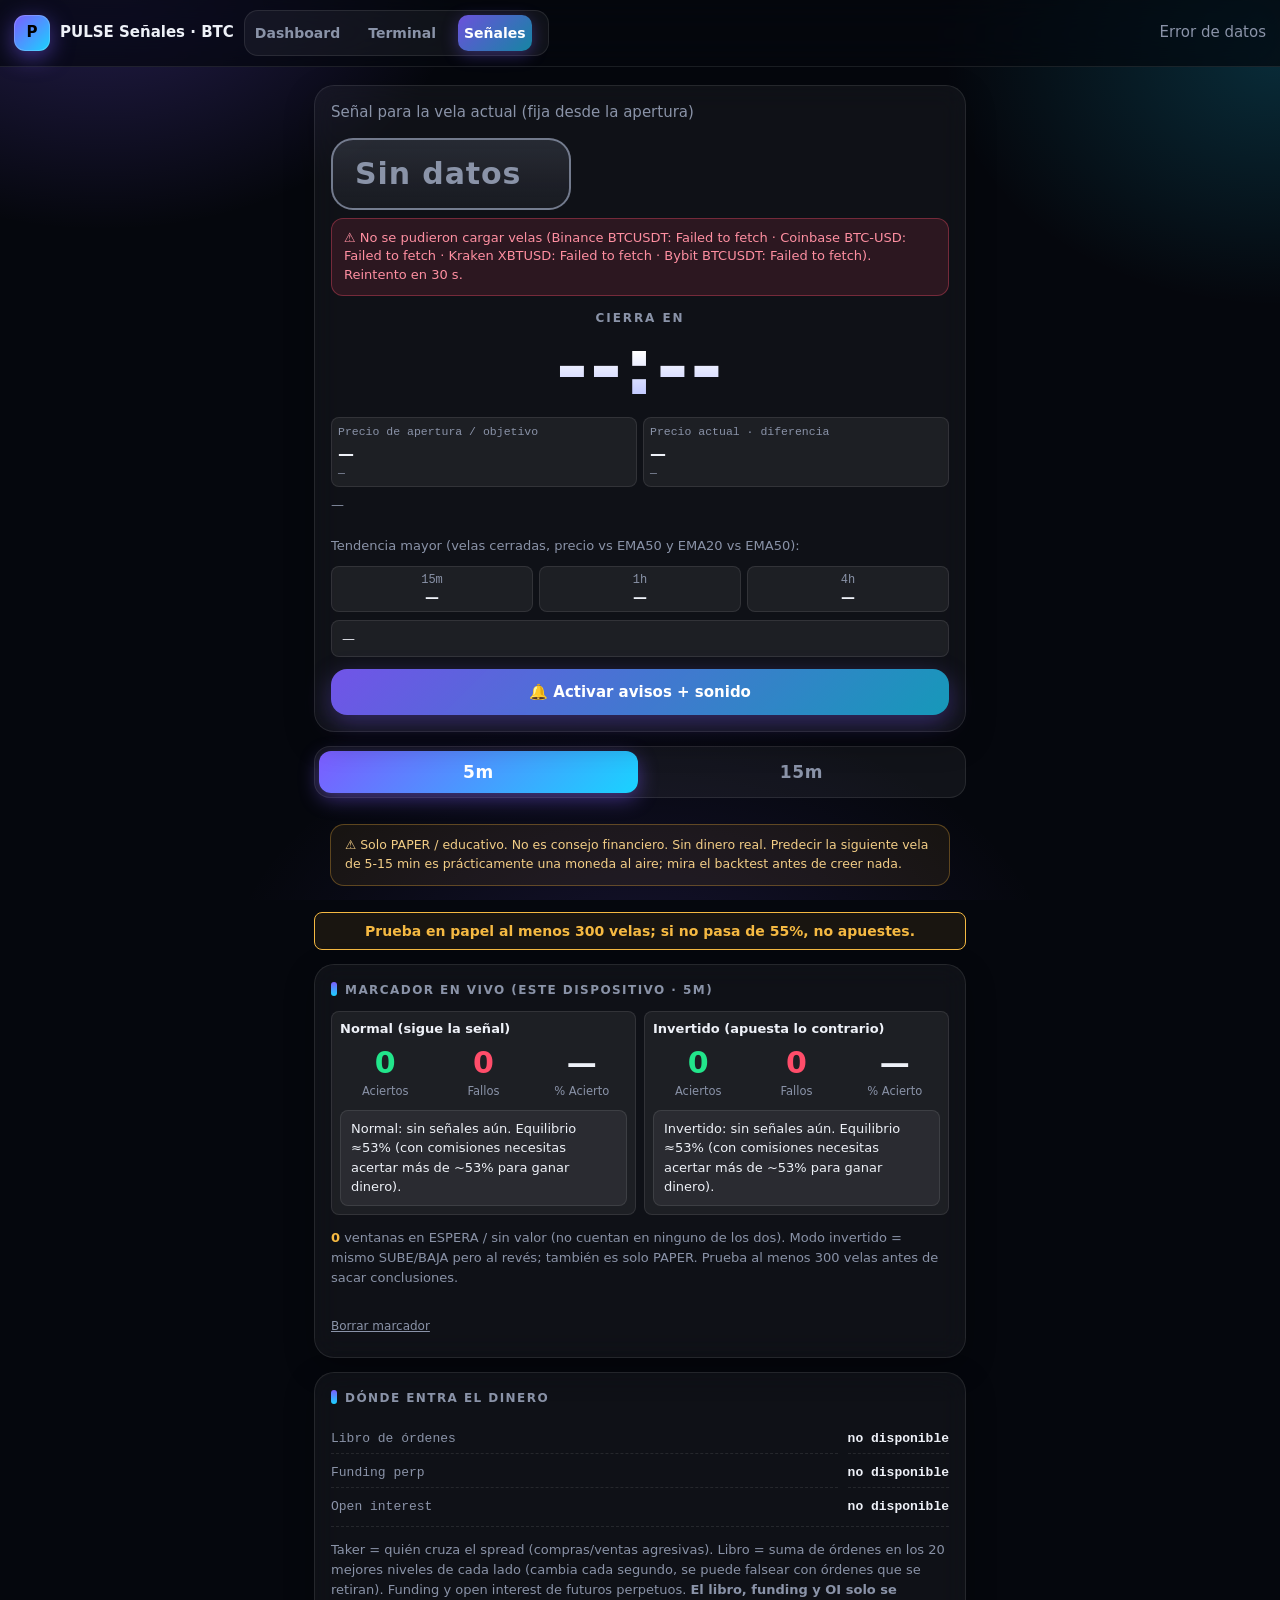
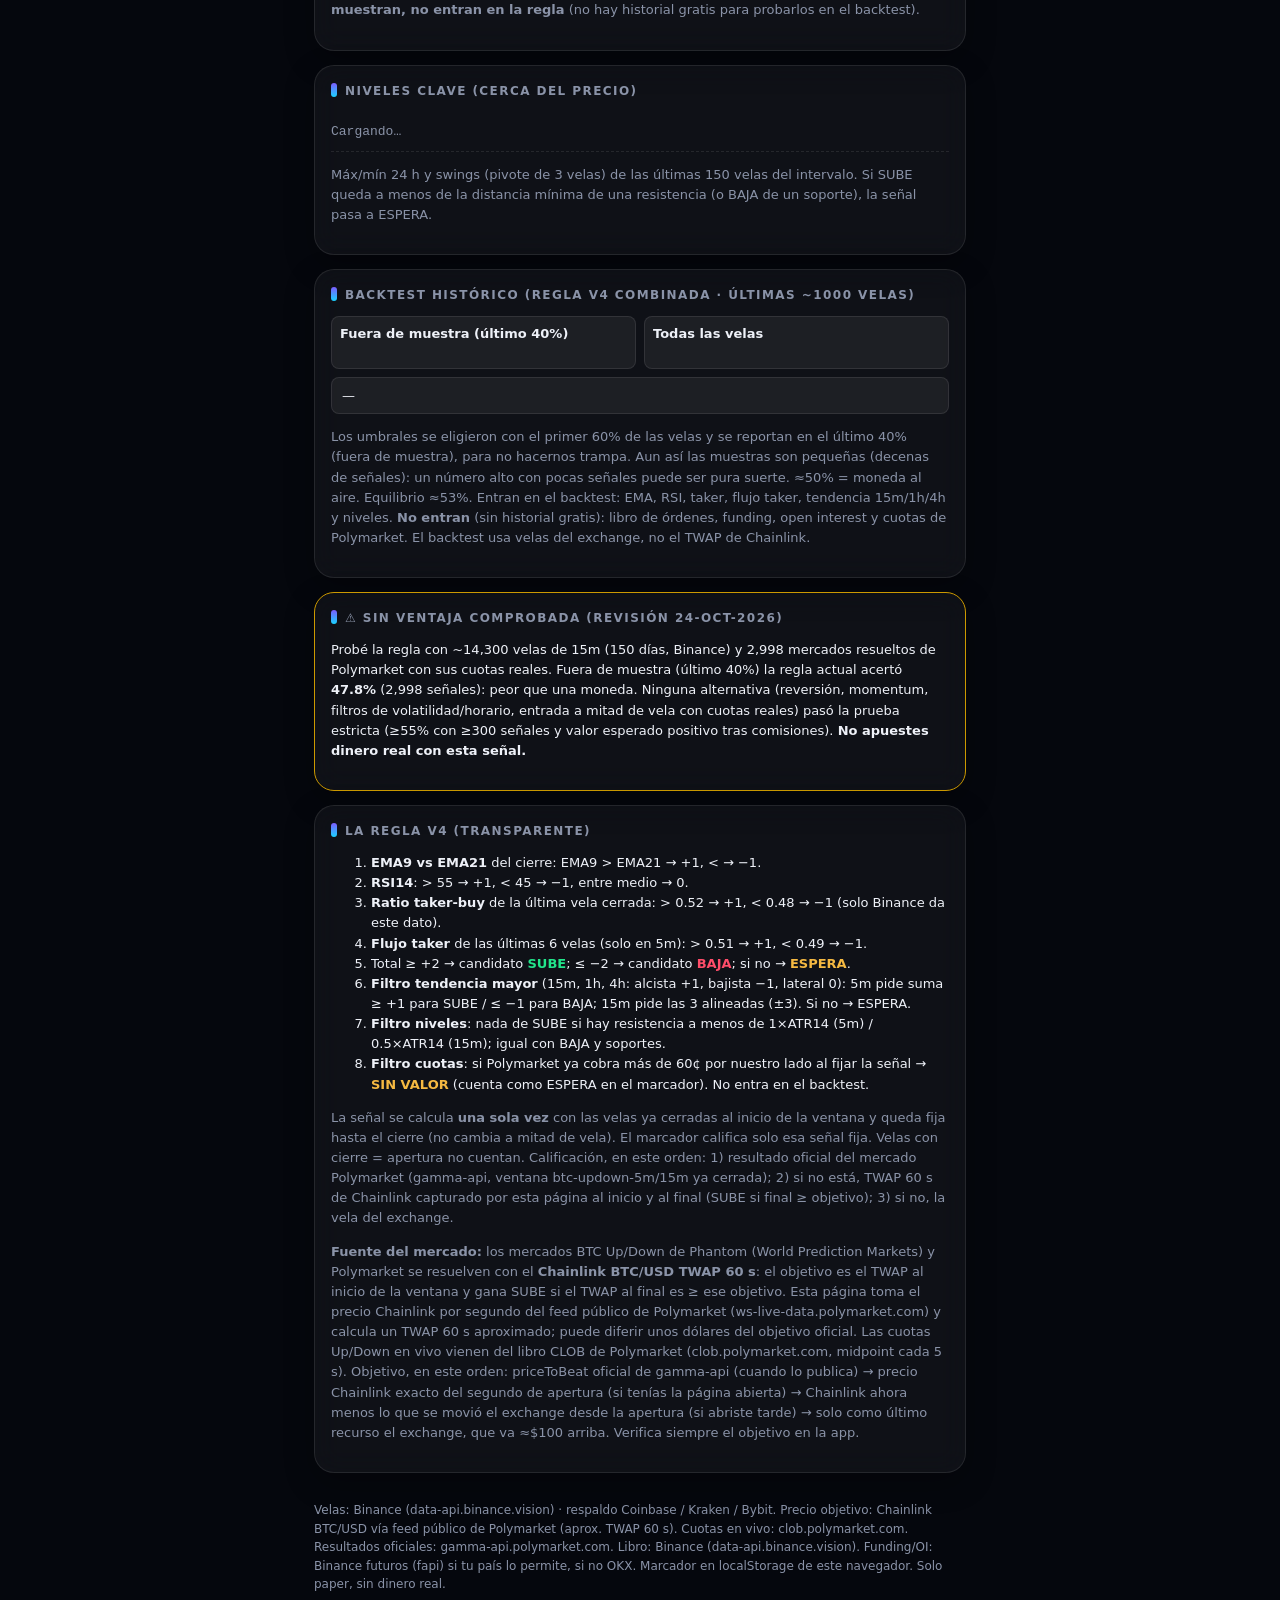
<file: senales.backup-2026-10-24.html>
<!doctype html><html lang="es"><head><meta charset="utf-8"><meta name="viewport" content="width=device-width,initial-scale=1,viewport-fit=cover">
<title>PULSE · Señales BTC v4 (PAPER)</title><meta name="theme-color" content="#0b0d10">
<link rel="manifest" href="manifest.json"><link rel="icon" href="icon-192.png"><link rel="apple-touch-icon" href="icon-192.png">
<meta name="apple-mobile-web-app-capable" content="yes"><meta name="mobile-web-app-capable" content="yes"><meta name="apple-mobile-web-app-status-bar-style" content="black-translucent"><meta name="apple-mobile-web-app-title" content="Señales">
<link rel="stylesheet" href="terminal.css?v=2"><link rel="stylesheet" href="senales.css?v=2">
<style>.dir.WAIT{color:#f5b942;border-color:#f5b942;background:rgba(245,185,66,.12);font-size:34px}
.tg{display:grid;grid-template-columns:1fr 1fr;gap:6px;margin:8px 0;font:12px var(--mono)}.tg div{background:var(--panel2);border-radius:8px;padding:6px}.tg b{display:block;font-size:16px}
.be{padding:8px 10px;border-radius:8px;background:var(--panel2);font-size:13px;margin-top:8px}.rule300{border:1px solid #f5b942;color:#f5b942;padding:8px 10px;border-radius:8px;font-weight:700;font-size:14px;text-align:center}
.trow{display:grid;grid-template-columns:repeat(3,1fr);gap:6px;margin:8px 0;font:12px var(--mono)}.trow div{background:var(--panel2);border-radius:8px;padding:6px;text-align:center}.trow b{display:block;font-size:14px}
.two{display:grid;grid-template-columns:1fr 1fr;gap:8px}.two>div{background:var(--panel2);border-radius:8px;padding:8px}.two h4{margin:0 0 6px;font-size:13px}.kv{display:grid;grid-template-columns:1fr auto;gap:4px 10px;font:13px var(--mono)}.kv span:nth-child(odd){color:var(--mut,#8a93a0)}
@media(max-width:520px){.two{grid-template-columns:1fr}}
.up{color:var(--green)}.dn{color:var(--red)}.am{color:#f5b942}</style></head><body>
<header class="hs"><div class="logo">P</div><b>PULSE Señales · BTC</b>
<nav><a href="./index.html">Dashboard</a><a href="./terminal.html">Terminal</a><a href="./senales.html" class="on">Señales</a></nav><div class="sp"></div>
<span class="mut" id="upd">—</span></header>
<main class="sw">
 <section class="panel big" id="big">
  <div class="mut" id="tgt">Señal para la vela actual (fija desde la apertura)</div>
  <div class="dirw"><span id="dir" class="dir gray">Cargando…</span></div>
  <div id="status" class="status" style="display:none"></div>
  <div class="cd"><span class="mut">Cierra en</span> <b id="cd">--:--</b></div>
  <div class="tg">
   <div><span class="mut">Precio de apertura / objetivo</span><b id="op">—</b><span class="mut" id="opsrc">—</span></div>
   <div><span class="mut">Precio actual · diferencia</span><b id="px">—</b><span id="diff" class="mut">—</span></div>
  </div>
  <div class="mut small" id="src">—</div>
  <div class="votes" id="votes"></div>
  <div class="mut small">Tendencia mayor (velas cerradas, precio vs EMA50 y EMA20 vs EMA50):</div>
  <div class="trow" id="trend"><div><span class="mut">15m</span><b>—</b></div><div><span class="mut">1h</span><b>—</b></div><div><span class="mut">4h</span><b>—</b></div></div>
  <div class="be" id="why">—</div>
  <button id="notif" type="button">🔔 Activar avisos + sonido</button>
 </section>
 <div class="ivsel" role="group" aria-label="Intervalo"><button data-iv="5m">5m</button><button data-iv="15m">15m</button></div>
 <div class="banner sm">⚠ Solo PAPER / educativo. No es consejo financiero. Sin dinero real. Predecir la siguiente vela de 5-15 min es prácticamente una moneda al aire; mira el backtest antes de creer nada.</div>
 <div class="rule300">Prueba en papel al menos 300 velas; si no pasa de 55%, no apuestes.</div>
 <section class="panel"><h3>Marcador en vivo (este dispositivo · <span id="ivl">5m</span>)</h3>
  <div class="two"><div><h4>Normal (sigue la señal)</h4>
  <div class="score"><div><b class="up" id="hits">0</b><span>Aciertos</span></div><div><b class="dn" id="miss">0</b><span>Fallos</span></div><div><b id="acc">—</b><span>% Acierto</span></div></div>
  <div class="be" id="belive">—</div></div>
  <div><h4>Invertido (apuesta lo contrario)</h4>
  <div class="score"><div><b class="up" id="ihits">0</b><span>Aciertos</span></div><div><b class="dn" id="imiss">0</b><span>Fallos</span></div><div><b id="iacc">—</b><span>% Acierto</span></div></div>
  <div class="be" id="ibelive">—</div></div></div>
  <p class="mut small"><b class="am" id="waits">0</b> ventanas en ESPERA / sin valor (no cuentan en ninguno de los dos). Modo invertido = mismo SUBE/BAJA pero al revés; también es solo PAPER. Prueba al menos 300 velas antes de sacar conclusiones.</p>
  <div class="hist" id="hist"></div><button id="reset" type="button" class="link">Borrar marcador</button></section>
 <section class="panel"><h3>Dónde entra el dinero</h3><div class="kv" id="money"><span>Cargando…</span><span></span></div>
  <p class="mut small">Taker = quién cruza el spread (compras/ventas agresivas). Libro = suma de órdenes en los 20 mejores niveles de cada lado (cambia cada segundo, se puede falsear con órdenes que se retiran). Funding y open interest de futuros perpetuos. <b>El libro, funding y OI solo se muestran, no entran en la regla</b> (no hay historial gratis para probarlos en el backtest).</p></section>
 <section class="panel"><h3>Niveles clave (cerca del precio)</h3><div class="kv" id="lvls"><span>Cargando…</span><span></span></div>
  <p class="mut small">Máx/mín 24 h y swings (pivote de 3 velas) de las últimas 150 velas del intervalo. Si SUBE queda a menos de la distancia mínima de una resistencia (o BAJA de un soporte), la señal pasa a ESPERA.</p></section>
 <section class="panel"><h3>Backtest histórico (regla v4 combinada · últimas ~1000 velas)</h3>
  <div class="two"><div><h4>Fuera de muestra (último 40%)</h4><div class="kv" id="btoos"></div></div><div><h4>Todas las velas</h4><div class="kv" id="btall"></div></div></div>
  <div class="be" id="bebt">—</div>
  <p class="mut small">Los umbrales se eligieron con el primer 60% de las velas y se reportan en el último 40% (fuera de muestra), para no hacernos trampa. Aun así las muestras son pequeñas (decenas de señales): un número alto con pocas señales puede ser pura suerte. ≈50% = moneda al aire. Equilibrio ≈53%. Entran en el backtest: EMA, RSI, taker, flujo taker, tendencia 15m/1h/4h y niveles. <b>No entran</b> (sin historial gratis): libro de órdenes, funding, open interest y cuotas de Polymarket. El backtest usa velas del exchange, no el TWAP de Chainlink.</p></section>
<section class="panel" style="border:1px solid #c90"><h3>⚠️ Sin ventaja comprobada (revisión 24-oct-2026)</h3><p class="small">Probé la regla con ~14,300 velas de 15m (150 días, Binance) y 2,998 mercados resueltos de Polymarket con sus cuotas reales. Fuera de muestra (último 40%) la regla actual acertó <b>47.8%</b> (2,998 señales): peor que una moneda. Ninguna alternativa (reversión, momentum, filtros de volatilidad/horario, entrada a mitad de vela con cuotas reales) pasó la prueba estricta (≥55% con ≥300 señales y valor esperado positivo tras comisiones). <b>No apuestes dinero real con esta señal.</b></p></section>
 <section class="panel"><h3>La regla v4 (transparente)</h3><ol class="small">
  <li><b>EMA9 vs EMA21</b> del cierre: EMA9 &gt; EMA21 → +1, &lt; → −1.</li>
  <li><b>RSI14</b>: &gt; 55 → +1, &lt; 45 → −1, entre medio → 0.</li>
  <li><b>Ratio taker-buy</b> de la última vela cerrada: &gt; 0.52 → +1, &lt; 0.48 → −1 (solo Binance da este dato).</li>
  <li><b>Flujo taker</b> de las últimas 6 velas (solo en 5m): &gt; 0.51 → +1, &lt; 0.49 → −1.</li>
  <li>Total ≥ +2 → candidato <b class="up">SUBE</b>; ≤ −2 → candidato <b class="dn">BAJA</b>; si no → <b class="am">ESPERA</b>.</li>
  <li><b>Filtro tendencia mayor</b> (15m, 1h, 4h: alcista +1, bajista −1, lateral 0): 5m pide suma ≥ +1 para SUBE / ≤ −1 para BAJA; 15m pide las 3 alineadas (±3). Si no → ESPERA.</li>
  <li><b>Filtro niveles</b>: nada de SUBE si hay resistencia a menos de 1×ATR14 (5m) / 0.5×ATR14 (15m); igual con BAJA y soportes.</li>
  <li><b>Filtro cuotas</b>: si Polymarket ya cobra más de 60¢ por nuestro lado al fijar la señal → <b class="am">SIN VALOR</b> (cuenta como ESPERA en el marcador). No entra en el backtest.</li></ol>
  <p class="mut small">La señal se calcula <b>una sola vez</b> con las velas ya cerradas al inicio de la ventana y queda fija hasta el cierre (no cambia a mitad de vela). El marcador califica solo esa señal fija. Velas con cierre = apertura no cuentan. Calificación, en este orden: 1) resultado oficial del mercado Polymarket (gamma-api, ventana btc-updown-5m/15m ya cerrada); 2) si no está, TWAP 60 s de Chainlink capturado por esta página al inicio y al final (SUBE si final ≥ objetivo); 3) si no, la vela del exchange.</p>
  <p class="mut small"><b>Fuente del mercado:</b> los mercados BTC Up/Down de Phantom (World Prediction Markets) y Polymarket se resuelven con el <b>Chainlink BTC/USD TWAP 60 s</b>: el objetivo es el TWAP al inicio de la ventana y gana SUBE si el TWAP al final es ≥ ese objetivo. Esta página toma el precio Chainlink por segundo del feed público de Polymarket (ws-live-data.polymarket.com) y calcula un TWAP 60 s aproximado; puede diferir unos dólares del objetivo oficial. Las cuotas Up/Down en vivo vienen del libro CLOB de Polymarket (clob.polymarket.com, midpoint cada 5 s). Objetivo, en este orden: priceToBeat oficial de gamma-api (cuando lo publica) → precio Chainlink exacto del segundo de apertura (si tenías la página abierta) → Chainlink ahora menos lo que se movió el exchange desde la apertura (si abriste tarde) → solo como último recurso el exchange, que va ≈$100 arriba. Verifica siempre el objetivo en la app.</p></section>
</main>
<footer>Velas: Binance (data-api.binance.vision) · respaldo Coinbase / Kraken / Bybit. Precio objetivo: Chainlink BTC/USD vía feed público de Polymarket (aprox. TWAP 60 s). Cuotas en vivo: clob.polymarket.com. Resultados oficiales: gamma-api.polymarket.com. Libro: Binance (data-api.binance.vision). Funding/OI: Binance futuros (fapi) si tu país lo permite, si no OKX. Marcador en localStorage de este navegador. Solo paper, sin dinero real.</footer>
<script>
// PULSE Señales v3 (todo en esta página). Regla pura + UI.
(function(root){
function emaLast(v,n){if(v.length<n)return null;const k=2/(n+1);let e=v.slice(0,n).reduce((a,b)=>a+b,0)/n;for(let i=n;i<v.length;i++)e=v[i]*k+e*(1-k);return e}
function rsi(v,n){n=n||14;if(v.length<=n)return null;let g=0,l=0;for(let i=1;i<=n;i++){const d=v[i]-v[i-1];if(d>0)g+=d;else l-=d}g/=n;l/=n;for(let i=n+1;i<v.length;i++){const d=v[i]-v[i-1];g=(g*(n-1)+(d>0?d:0))/n;l=(l*(n-1)+(d<0?-d:0))/n}if(l===0)return g===0?50:100;return 100-100/(1+g/l)}
function atr(c,n){n=n||14;if(c.length<n+1)return null;let s=0;for(let i=c.length-n;i<c.length;i++){const p=c[i-1].c,x=c[i];s+=Math.max(x.h-x.l,Math.abs(x.h-p),Math.abs(x.l-p))}return s/n}
// Parámetros elegidos con train/test (ver backtest). DEF = regla v3 original + filtros nuevos.
const DEF={'5m':{minScore:2,htfMin:1,lvlK:1,flowN:6},'15m':{minScore:2,htfMin:3,lvlK:0.5,flowN:0}};
const MIN_SCORE=2,ODDS_MAX=0.60;
// Tendencia de una temporalidad con velas cerradas: precio vs EMA50 y EMA20 vs EMA50
function trend(c){if(!c||c.length<60)return null;const cl=c.slice(-250).map(x=>x.c),e20=emaLast(cl,20),e50=emaLast(cl,50),p=cl[cl.length-1];
  const s=p>e50&&e20>e50?1:p<e50&&e20<e50?-1:0;return {s,label:s>0?'alcista':s<0?'bajista':'lateral',e20,e50,p}}
// velas cerradas antes de t (búsqueda binaria por T)
function closedBefore(c,t){let lo=0,hi=c.length;while(lo<hi){const m=(lo+hi)>>1;if(c[m].T<t)lo=m+1;else hi=m}return c.slice(Math.max(0,lo-250),lo)}
function flow(c,n){const w=c.slice(-n).filter(x=>x.tb!=null&&x.v>0);if(!w.length)return null;const v=w.reduce((a,x)=>a+x.v,0),b=w.reduce((a,x)=>a+x.tb,0);return v>0?b/v:null}
function volSpike(c,n){n=n||20;if(c.length<n+1)return null;const last=c[c.length-1],avg=c.slice(-n-1,-1).reduce((a,x)=>a+x.v,0)/n;return avg>0?last.v/avg:null}
// niveles: máx/mín 24h + swings (pivote 3 velas) recientes
function levels(c,ms){if(c.length<30)return null;const last=c[c.length-1],p=last.c,d24=c.filter(x=>x.t>last.T-86400000);
  const hi24=Math.max(...d24.map(x=>x.h)),lo24=Math.min(...d24.map(x=>x.l));const w=c.slice(-150),sh=[],sl=[];
  for(let i=3;i<w.length-3;i++){let H=true,L=true;for(let j=1;j<=3;j++){if(!(w[i].h>w[i-j].h&&w[i].h>=w[i+j].h))H=false;if(!(w[i].l<w[i-j].l&&w[i].l<=w[i+j].l))L=false}if(H)sh.push(w[i].h);if(L)sl.push(w[i].l)}
  const all=sh.concat(sl,[hi24,lo24]),res=all.filter(x=>x>p),sup=all.filter(x=>x<p);
  return {p,hi24,lo24,res:res.length?Math.min(...res):null,sup:sup.length?Math.max(...sup):null,atr:atr(c,14)}}
// candles cerradas (antigua primero) del intervalo; ctx={htf:{'15m':[],'1h':[],'4h':[]},t,P}
function predict(candles,ctx){
  ctx=ctx||{};if(!candles||candles.length<22)return null;const P=ctx.P||DEF['5m'];
  const cl=candles.map(x=>x.c),last=candles[candles.length-1];
  const e9=emaLast(cl,9),e21=emaLast(cl,21),r=rsi(cl,14);
  const vEma=e9>e21?1:e9<e21?-1:0, vRsi=r==null?0:r>55?1:r<45?-1:0;
  const tr=(last.tb!=null&&last.v>0)?last.tb/last.v:null, vTk=tr==null?0:tr>0.52?1:tr<0.48?-1:0;
  const fl=P.flowN?flow(candles,P.flowN):null, vFl=fl==null||!P.flowN?0:fl>0.51?1:fl<0.49?-1:0;
  const score=vEma+vRsi+vTk+vFl;
  let raw=score>=P.minScore?'UP':score<=-P.minScore?'DOWN':'WAIT',dir=raw,why=raw==='WAIT'?'puntaje insuficiente':'';
  // tendencia mayor
  const tf={};let hs=0,hn=0;const t=ctx.t!=null?ctx.t:last.T+1;
  if(ctx.htf)for(const k of ['15m','1h','4h']){const c=ctx.htf[k];if(!c)continue;const tt=trend(closedBefore(c,t));tf[k]=tt;if(tt){hs+=tt.s;hn++}}
  if(dir!=='WAIT'&&P.htfMin&&!hn){dir='WAIT';why='sin datos de tendencia mayor'}
  if(dir!=='WAIT'&&P.htfMin&&hn){if(dir==='UP'&&hs<P.htfMin){dir='WAIT';why='contra la tendencia mayor'}if(dir==='DOWN'&&hs>-P.htfMin){dir='WAIT';why='contra la tendencia mayor'}}
  const lv=levels(candles.slice(-400));
  if(dir!=='WAIT'&&P.lvlK&&lv&&lv.atr){if(dir==='UP'&&lv.res!=null&&lv.res-lv.p<P.lvlK*lv.atr){dir='WAIT';why='SUBE justo bajo resistencia'}
    if(dir==='DOWN'&&lv.sup!=null&&lv.p-lv.sup<P.lvlK*lv.atr){dir='WAIT';why='BAJA justo sobre soporte'}}
  return {dir,raw,why,score,ema9:e9,ema21:e21,rsi:r,taker:tr,flow:fl,htf:tf,htfSum:hs,lv,vol:volSpike(candles),votes:{ema:vEma,rsi:vRsi,taker:vTk,flow:vFl}};
}
function outcome(c){return c.c>c.o?'UP':c.c<c.o?'DOWN':null}
// Backtest: señal con velas cerradas antes de la vela i; evalúa vela i. Devuelve normal e invertido. from/to = rango de índices
function backtest(candles,opt){opt=opt||{};const warm=opt.warm||60,from=Math.max(warm,22,opt.from||0),to=opt.to==null?candles.length:opt.to;let hit=0,miss=0,skip=0,flat=0;
  for(let i=from;i<to;i++){const p=predict(candles.slice(Math.max(0,i-400),i),{htf:opt.htf,t:candles[i].t,P:opt.P});if(!p)continue;
    if(p.dir==='WAIT'){skip++;continue}const o=outcome(candles[i]);if(!o){flat++;continue}p.dir===o?hit++:miss++}
  const n=hit+miss;return {hit,miss,n,skip,flat,acc:n?100*hit/n:null,inv:n?100*miss/n:null}}
function fromBinance(k){return {t:+k[0],T:+k[6],o:+k[1],h:+k[2],l:+k[3],c:+k[4],v:+k[5],tb:+k[9]}}
function twap(ticks,t){const w=ticks.filter(x=>x.t>t-60000&&x.t<=t);if(w.length<30)return null;return w.reduce((a,x)=>a+x.v,0)/w.length}
const api={emaLast,rsi,atr,trend,closedBefore,flow,volSpike,levels,predict,outcome,backtest,fromBinance,twap,DEF,MIN_SCORE,ODDS_MAX};
if(typeof module!=='undefined'&&module.exports)module.exports=api;else root.SR=api;
})(typeof self!=='undefined'?self:this);
if(typeof document!=='undefined')(function(){
const $=id=>document.getElementById(id);
const MS={'5m':300000,'15m':900000},CB={'5m':300,'15m':900},BE=53;
let iv=localStorage.getItem('senales_iv');if(!MS[iv])iv='5m';
let cur=null,loading=false,src='',lastPx=null;
const K=()=>'senales4_preds_'+iv;
const load=()=>{try{return JSON.parse(localStorage.getItem(K()))||[]}catch(e){return []}};
const save=a=>localStorage.setItem(K(),JSON.stringify(a.slice(-1000)));
const fmt=n=>n==null?'—':'$'+n.toLocaleString('es-MX',{minimumFractionDigits:2,maximumFractionDigits:2});
const lbl=d=>d==='UP'?'SUBE ▲':d==='DOWN'?'BAJA ▼':'ESPERA / NO APOSTAR';
const counts=p=>p.dir!=='WAIT'&&!p.noValue;
// ---- Chainlink BTC/USD (feed público de Polymarket) ----
let ticks=[],clOk=false,ws=null;
const TW='senales3_cltwap';
const twLoad=()=>{try{return JSON.parse(localStorage.getItem(TW))||{}}catch(e){return {}}};
function twSave(t,v){const o=twLoad();o[t]=v;const ks=Object.keys(o).map(Number).sort((a,b)=>a-b);while(ks.length>3000)delete o[ks.shift()];localStorage.setItem(TW,JSON.stringify(o))}
function addTick(t,v){if(!isFinite(v)||!isFinite(t))return;if(t<1e12)t*=1000;if(ticks.length&&t<=ticks[ticks.length-1].t){if(!ticks.some(x=>x.t===t)){ticks.push({t,v});ticks.sort((a,b)=>a.t-b.t)}}else ticks.push({t,v});
  for(const g of [300000,900000])if(t%g===0)cxSave(t,v);
  const cut=Date.now()-1200000;while(ticks.length&&ticks[0].t<cut)ticks.shift();clOk=true;captureBoundaries()}
function captureBoundaries(){if(!ticks.length)return;const last=ticks[ticks.length-1].t,o=twLoad();
  for(const g of [300000,900000]){const b=Math.floor(last/g)*g;for(const bb of [b,b-g]){if(o[bb]==null&&last>=bb&&ticks[0].t<=bb-55000){const v=SR.twap(ticks,bb);if(v!=null)twSave(bb,v)}}}}
const CLX='senales4_clexact';
const cxLoad=()=>{try{return JSON.parse(localStorage.getItem(CLX))||{}}catch(e){return {}}};
function cxSave(t,v){const o=cxLoad();if(o[t]!=null)return;o[t]=v;const ks=Object.keys(o).map(Number).sort((a,b)=>a-b);while(ks.length>3000)delete o[ks.shift()];localStorage.setItem(CLX,JSON.stringify(o))}
let clLast=0,clBack=1000,clTimer=null;
function clKill(){if(ws){const w=ws;ws=null;try{clearInterval(w._p)}catch(e){}w.onopen=w.onmessage=w.onclose=w.onerror=null;try{w.close()}catch(e){}}clOk=false}
function clSchedule(){clearTimeout(clTimer);clTimer=setTimeout(connectCL,clBack);clBack=Math.min(clBack*2,15000)}
function connectCL(){clearTimeout(clTimer);clKill();let w;try{w=new WebSocket('wss://ws-live-data.polymarket.com')}catch(e){console.warn('CL',e);clSchedule();return}ws=w;
  const sub=()=>{try{w.send(JSON.stringify({action:'subscribe',subscriptions:[{topic:'crypto_prices_chainlink',type:'*',filters:'{"symbol":"btc/usd"}'}]}))}catch(e){}};
  w.onopen=()=>{clLast=Date.now();sub();w._p=setInterval(()=>{if(w.readyState===1)try{w.send('PING')}catch(e){}},5000)};
  w.onmessage=m=>{if(ws!==w)return;clLast=Date.now();let j;try{j=JSON.parse(m.data)}catch(e){return}const p=j&&j.payload;if(!p)return;
    if(Array.isArray(p.data))p.data.forEach(x=>addTick(+x.timestamp,+x.value));else if(p.symbol==='btc/usd'&&p.value!=null)addTick(+p.timestamp,+p.value);clBack=1000;render()};
  w.onclose=()=>{if(ws!==w)return;clearInterval(w._p);ws=null;clOk=false;clSchedule()};w.onerror=()=>{try{w.close()}catch(e){}}}
// vigilante: iOS Safari mata el socket al bloquear/cambiar de app sin avisar
setInterval(()=>{if(!ws||(ws.readyState===1&&Date.now()-clLast>12000)||(ws.readyState===0&&Date.now()-clLast>15000)){clLast=Date.now();connectCL()}},4000);
const clWake=()=>{if(document.visibilityState!=='hidden'&&(!ws||ws.readyState!==1||Date.now()-clLast>6000))connectCL()};
document.addEventListener('visibilitychange',clWake);window.addEventListener('pageshow',clWake);window.addEventListener('online',clWake);window.addEventListener('focus',clWake);
// ---- velas de exchange ----
function tfetch(u,ms){const c=typeof AbortController!=='undefined'?new AbortController():null;const t=setTimeout(function(){if(c)c.abort()},ms||9000);
  return fetch(u,{cache:'no-store',signal:c?c.signal:undefined}).then(function(r){clearTimeout(t);if(!r.ok)throw new Error('HTTP '+r.status);return r.json()},function(e){clearTimeout(t);throw e})}
const SRC=[
 ['Binance BTCUSDT',async()=>(await tfetch(`https://data-api.binance.vision/api/v3/klines?symbol=BTCUSDT&interval=${iv}&limit=1000`)).map(SR.fromBinance)],
 ['Coinbase BTC-USD',async()=>{const g=CB[iv];let out=[],end=Math.floor(Date.now()/1000);
   for(let p=0;p<4;p++){const st=end-300*g;const a=await tfetch(`https://api.exchange.coinbase.com/products/BTC-USD/candles?granularity=${g}&start=${new Date(st*1000).toISOString()}&end=${new Date(end*1000).toISOString()}`);if(!a.length)break;out=a.concat(out);end=st}
   return out.map(x=>({t:x[0]*1000,T:x[0]*1000+MS[iv]-1,o:+x[3],h:+x[2],l:+x[1],c:+x[4],v:+x[5],tb:null}))}],
 ['Kraken XBTUSD',async()=>{const j=await tfetch(`https://api.kraken.com/0/public/OHLC?pair=XBTUSD&interval=${MS[iv]/60000}`);const k=Object.keys(j.result).filter(x=>x!=='last')[0];
   return j.result[k].map(x=>({t:x[0]*1000,T:x[0]*1000+MS[iv]-1,o:+x[1],h:+x[2],l:+x[3],c:+x[4],v:+x[6],tb:null}))}],
 ['Bybit BTCUSDT',async()=>{const j=await tfetch(`https://api.bybit.com/v5/market/kline?category=spot&symbol=BTCUSDT&interval=${MS[iv]/60000}&limit=1000`);
   return j.result.list.map(x=>({t:+x[0],T:+x[0]+MS[iv]-1,o:+x[1],h:+x[2],l:+x[3],c:+x[4],v:+x[5],tb:null}))}]
];
async function fetchCandles(){const errs=[];
  for(const [name,fn] of SRC){try{const a=await fn();const m=new Map();a.forEach(c=>{if(isFinite(c.c))m.set(c.t,c)});const out=[...m.values()].sort((x,y)=>x.t-y.t).slice(-1000);
      if(out.length<30)throw new Error('pocas velas');src=name+(name.indexOf('Binance')===0?'':' (sin taker)');return out}
    catch(e){console.warn(name,e);errs.push(name+': '+(e&&e.name==='AbortError'?'timeout':(e&&e.message||e)))}}
  throw new Error(errs.join(' · '))}
let htfC={},htfAt=0;
async function fetchHTF(all){const out={};if(iv==='15m')out['15m']=all;
  if(Date.now()-htfAt>60000){for(const k of ['15m','1h','4h']){if(k==='15m'&&iv==='15m')continue;try{htfC[k]=(await tfetch(`https://data-api.binance.vision/api/v3/klines?symbol=BTCUSDT&interval=${k}&limit=1000`)).map(SR.fromBinance)}catch(e){console.warn('HTF',k,e)}}htfAt=Date.now()}
  for(const k of ['15m','1h','4h'])if(!out[k]&&htfC[k])out[k]=htfC[k];return out}
// ---- dónde entra el dinero ----
let money={};const OIK='senales4_okxoi';
async function fetchMoney(){const m={};
  try{const d=await tfetch('https://data-api.binance.vision/api/v3/depth?symbol=BTCUSDT&limit=20',7000);const b=d.bids.reduce((a,x)=>a+ +x[1],0),k=d.asks.reduce((a,x)=>a+ +x[1],0);m.ob={b,a:k,imb:(b-k)/(b+k)};m.obSrc='Binance'}catch(e){m.obErr=String(e&&e.message||e)}
  try{const f=await tfetch('https://fapi.binance.com/fapi/v1/premiumIndex?symbol=BTCUSDT',6000);m.fund=+f.lastFundingRate;m.fundSrc='Binance futuros';
    const h=await tfetch('https://fapi.binance.com/futures/data/openInterestHist?symbol=BTCUSDT&period=5m&limit=13',6000);if(h.length>1){const a=+h[0].sumOpenInterest,z=+h[h.length-1].sumOpenInterest;m.oi=z;m.oiCh=100*(z-a)/a;m.oiWin='1 h';m.oiSrc='Binance futuros'}}
  catch(e){m.fapiErr=String(e&&e.message||e)}
  if(m.fund==null)try{const f=await tfetch('https://www.okx.com/api/v5/public/funding-rate?instId=BTC-USDT-SWAP',6000);m.fund=+f.data[0].fundingRate;m.fundSrc='OKX'}catch(e){m.okxErr=1}
  if(m.oi==null)try{const o=await tfetch('https://www.okx.com/api/v5/public/open-interest?instId=BTC-USDT-SWAP',6000);const z=+o.data[0].oiCcy,now=Date.now();m.oi=z;m.oiSrc='OKX';
    let h=[];try{h=JSON.parse(localStorage.getItem(OIK))||[]}catch(e){}h.push([now,z]);h=h.filter(x=>x[0]>now-7200000);localStorage.setItem(OIK,JSON.stringify(h));
    const old=h.find(x=>x[0]<=now-1800000);if(old){m.oiCh=100*(z-old[1])/old[1];m.oiWin=Math.round((now-old[0])/60000)+' min'}}catch(e){m.okxErr=1}
  money=m;render()}
function beTxt(acc,n,what){if(acc==null)return `${what}: sin señales aún. Equilibrio ≈${BE}% (con comisiones necesitas acertar más de ~${BE}% para ganar dinero).`;
  const d=acc-BE;return `${what}: ${acc.toFixed(1)}% en ${n} señales vs equilibrio ~${BE}% → ${d>0?'<b class="up">+'+d.toFixed(1)+' pts por encima</b>':'<b class="dn">'+d.toFixed(1)+' pts por debajo (perderías dinero)</b>'}${n<300?' · muestra pequeña (&lt;300), no es concluyente':''}.`}
// ---- Polymarket gamma-api (CORS abierto): cuotas en vivo y resultado oficial de ventanas cerradas ----
let pmOdds=null,pmMeta=null;
// metadatos de la ventana actual (token ids + priceToBeat oficial si gamma ya lo publicó)
async function pmMetaGet(myIv,tOpen){if(pmMeta&&pmMeta.t===tOpen&&pmMeta.iv===myIv&&(pmMeta.ptb!=null||Date.now()-pmMeta.at<20000))return pmMeta;
  const e=await pmEvent(tOpen,myIv);const m=e&&e.markets&&e.markets[0];if(!m)return pmMeta=null;
  const o=JSON.parse(m.outcomes||'[]'),tk=JSON.parse(m.clobTokenIds||'[]'),em=e.eventMetadata||m.eventMetadata||{};let ptb=+em.priceToBeat;
  if(!isFinite(ptb)||!ptb){const mm=String(m.description||'').match(/price to beat[^$\d]*\$?([\d,]+\.\d+)/i);ptb=mm?+mm[1].replace(/,/g,''):null}
  return pmMeta={t:tOpen,iv:myIv,at:Date.now(),slug:e.slug,up:tk[o.indexOf('Up')],down:tk[o.indexOf('Down')],ptb:ptb||null,gUp:+JSON.parse(m.outcomePrices||'[]')[o.indexOf('Up')]}}
// cuotas EN VIVO del libro CLOB (midpoint; si no, último trade)
async function clobPx(tok){try{const j=await tfetch('https://clob.polymarket.com/midpoint?token_id='+tok,5000);const v=+j.mid;if(v>0&&v<1)return v}catch(e){}
  try{const j=await tfetch('https://clob.polymarket.com/last-trade-price?token_id='+tok,5000);const v=+j.price;if(v>0&&v<1)return v}catch(e){}return null}
async function pmLive(myIv,tOpen){try{const M=await pmMetaGet(myIv,tOpen);if(!M||!M.up){pmOdds=null;return}
  let [u,d]=await Promise.all([clobPx(M.up),clobPx(M.down)]);if(u==null&&d!=null)u=1-d;if(d==null&&u!=null)d=1-u;
  if(u==null){pmOdds=null;return}pmOdds={t:tOpen,up:u,down:d,slug:M.slug,src:'CLOB',at:Date.now()}}catch(e){console.warn('PM odds',e)}}
const PMK='senales3_pmres';
const pmLoad=()=>{try{return JSON.parse(localStorage.getItem(PMK))||{}}catch(e){return {}}};
async function pmEvent(t,ivx){const a=await tfetch(`https://gamma-api.polymarket.com/events?slug=btc-updown-${ivx}-${Math.floor(t/1000)}`,7000);return a&&a[0]}
async function pmUpdate(myIv,tOpen,preds){
  await pmLive(myIv,tOpen);
  const store=pmLoad();const pend=preds.filter(p=>p.dir!=='WAIT'&&p.t+MS[myIv]<=Date.now()&&p.t>Date.now()-86400000&&!(store[myIv+p.t])).slice(-6);
  for(const p of pend){try{const e=await pmEvent(p.t,myIv);const m=e&&e.markets&&e.markets[0];if(!m||!m.closed)continue;const pr=JSON.parse(m.outcomePrices||'[]'),o=JSON.parse(m.outcomes||'[]');
    const up=+pr[o.indexOf('Up')];if(up!==0&&up!==1)continue;store[myIv+p.t]={res:up===1?'UP':'DOWN',ptb:e.eventMetadata&&e.eventMetadata.priceToBeat};}catch(e){}}
  const ks=Object.keys(store);if(ks.length>3000)ks.slice(0,ks.length-3000).forEach(k=>delete store[k]);localStorage.setItem(PMK,JSON.stringify(store));return store}
async function refresh(){
  if(loading)return;loading=true;const myIv=iv;
  try{
    const all=await fetchCandles();if(myIv!==iv)return;const now=Date.now();
    const closed=all.filter(c=>c.T<now),open=all.find(c=>c.T>=now);
    const tOpen=Math.floor(now/MS[iv])*MS[iv];
    const htf=await fetchHTF(all);if(myIv!==iv)return;const P=SR.DEF[iv];
    const preds=load(),byT=new Map(all.map(c=>[c.t,c])),tw=twLoad();const pm=await pmUpdate(myIv,tOpen,preds);if(myIv!==iv)return;
    // calificar pendientes (solo SUBE/BAJA; ESPERA queda como 'wait')
    preds.forEach(p=>{if(p.dir!=='WAIT'&&pm[iv+p.t]&&p.how!=='PM'){p.res=pm[iv+p.t].res===p.dir?'hit':'miss';p.how='PM';return}if(p.res!=null||p.t+MS[iv]>now)return;if(p.dir==='WAIT'){p.res='wait';return}
      const a=tw[p.t],b=tw[p.t+MS[iv]];let o=null,how=null;
      if(a!=null&&b!=null){o=b>=a?'UP':'DOWN';how='CL'}else{const c=byT.get(p.t);if(c&&c.T<now){o=SR.outcome(c);how='EX';if(o==null){p.res='flat';return}}}
      if(o){p.res=o===p.dir?'hit':'miss';p.how=how}});
    // señal fija: se crea una vez por ventana con velas cerradas antes de su apertura
    let lock=preds.find(p=>p.t===tOpen);
    const base=closed.filter(c=>c.t<tOpen);const live=SR.predict(base.slice(-400),{htf,t:tOpen,P});
    if(!lock&&live){const pr=live,side=pmOdds&&pmOdds.t===tOpen?(pr.dir==='UP'?pmOdds.up:pr.dir==='DOWN'?pmOdds.down:null):null;
      lock={t:tOpen,dir:pr.dir,raw:pr.raw,why:pr.why,score:pr.score,rsi:pr.rsi,taker:pr.taker,flow:pr.flow,votes:pr.votes,htf:Object.fromEntries(Object.entries(pr.htf).map(([k,v])=>[k,v&&v.label])),htfSum:pr.htfSum,odds:isFinite(side)?side:null,noValue:isFinite(side)&&side>SR.ODDS_MAX,late:now-tOpen>20000,res:null};preds.push(lock);notify(lock)}
    save(preds);
    cur={t:tOpen,T:tOpen+MS[iv]-1,lock,open,live,fl6:SR.flow(base,6),fl20:SR.flow(base,20)};
    const cut=Math.floor(closed.length*0.6),oos=SR.backtest(closed,{htf,P,from:cut}),bt=SR.backtest(closed,{htf,P});
    const kv=x=>`<span>Acierto normal</span><b class="${x.acc>55?'up':x.acc>BE?'am':'dn'}">${x.acc==null?'—':x.acc.toFixed(1)+'%'}</b><span>Acierto invertido</span><b class="${x.inv>55?'up':x.inv>BE?'am':'dn'}">${x.inv==null?'—':x.inv.toFixed(1)+'%'}</b><span>Señales evaluadas</span><b>${x.n}</b><span>Saltadas (ESPERA) / total</span><b class="am">${x.skip} / ${x.n+x.skip+x.flat}</b>`;
    $('btoos').innerHTML=kv(oos);$('btall').innerHTML=kv(bt);
    $('bebt').innerHTML=beTxt(oos.acc,oos.n,'Fuera de muestra normal')+'<br>'+beTxt(oos.inv,oos.n,'Fuera de muestra invertido');
    $('status').style.display='none';$('upd').textContent='Act. '+new Date().toLocaleTimeString('es-MX');
    render();
  }catch(e){console.error(e);$('upd').textContent='Error de datos';if(!cur){const d=$('dir');d.textContent='Sin datos';d.className='dir gray err';}$('status').textContent='⚠ No se pudieron cargar velas ('+(e&&e.message||e)+'). Reintento en 30 s.';$('status').style.display='block'}
  finally{loading=false}
}
function render(){
  document.querySelectorAll('.ivsel button').forEach(b=>b.classList.toggle('on',b.dataset.iv===iv));$('ivl').textContent=iv;
  if(cur&&cur.lock){const L=cur.lock,d=$('dir');d.textContent=lbl(L.dir);d.className='dir '+L.dir;
    $('tgt').textContent=`Señal fija vela ${iv} de ${new Date(cur.t).toLocaleTimeString('es-MX',{hour:'2-digit',minute:'2-digit'})} (calculada en la apertura, no cambia)`+(L.late?' · abriste la página tarde: se calculó con datos cerrados en la apertura':'');
    const v=L.votes,s=x=>x>0?'+1':x<0?'−1':'0';
    $('votes').innerHTML=`<span>EMA9/21 ${s(v.ema)}</span><span>RSI ${L.rsi==null?'—':L.rsi.toFixed(1)} ${s(v.rsi)}</span><span>Taker ${L.taker==null?'—':L.taker.toFixed(2)} ${s(v.taker)}</span>`+(SR.DEF[iv].flowN?`<span>Flujo 6v ${L.flow==null?'—':L.flow.toFixed(3)} ${s(v.flow||0)}</span>`:'')+`<span>Total ${L.score>0?'+':''}${L.score} (necesita ±${SR.DEF[iv].minScore})</span>`;
    const th=L.htf||{};$('trend').innerHTML=['15m','1h','4h'].map(k=>{const x=th[k];return `<div><span class="mut">${k}</span><b class="${x==='alcista'?'up':x==='bajista'?'dn':'am'}">${x||'—'}</b></div>`}).join('');
    const sideNow=pmOdds&&pmOdds.t===cur.t?(L.dir==='UP'?pmOdds.up:L.dir==='DOWN'?pmOdds.down:null):null;
    let w=L.dir==='WAIT'?(L.raw&&L.raw!=='WAIT'?`Candidato ${lbl(L.raw)} bloqueado: <b class="am">${L.why}</b>.`:'Puntaje insuficiente → ESPERA.'):`Pasa los filtros (tendencia mayor ${L.htfSum>0?'+':''}${L.htfSum}, niveles OK).`;
    if(L.noValue)w+=` <b class="am">SIN VALOR</b>: Polymarket cobraba ${(100*L.odds).toFixed(0)}¢ por este lado al abrir (&gt;60¢) → cuenta como ESPERA, no apostar.`;
    else if(isFinite(sideNow)&&sideNow>SR.ODDS_MAX)w+=` <b class="am">SIN VALOR ahora</b>: el mercado ya cobra ${(100*sideNow).toFixed(0)}¢ por este lado (&gt;60¢); no entres a este precio.`;
    else if(L.odds!=null)w+=` Cuota al abrir: ${(100*L.odds).toFixed(0)}¢.`;
    $('why').innerHTML=w;
    if(L.noValue){d.textContent='SIN VALOR ('+lbl(L.dir).split(' ')[0]+')';d.className='dir WAIT'}
    // precio objetivo y actual
    const tw=twLoad(),clOpen=tw[cur.t],clNow=ticks.length?SR.twap(ticks,ticks[ticks.length-1].t):null;
    const exOpen=cur.open?cur.open.o:null,exNow=cur.open?cur.open.c:null;
    let o,n,os,ns;
    const clSpot=ticks.length?ticks[ticks.length-1].v:null,ptb=pmMeta&&pmMeta.t===cur.t?pmMeta.ptb:null,cx=cxLoad()[cur.t];let tgK;
    n=clSpot!=null?clSpot:exNow;ns=clSpot!=null?'Chainlink ahora':src+' ahora (Chainlink sin conexión)';
    if(ptb!=null){o=ptb;os='✅ Objetivo oficial Polymarket (priceToBeat)';tgK='oficial Polymarket'}
    else if(cx!=null){o=cx;os='Chainlink exacto en la apertura (capturado aquí, = objetivo del mercado ±$1)';tgK='Chainlink capturado en la apertura'}
    else if(clOpen!=null){o=clOpen;os='Chainlink TWAP 60 s en la apertura (aprox.)';tgK='Chainlink TWAP 60 s'}
    else if(clSpot!=null&&exOpen!=null&&exNow!=null){o=clSpot-(exNow-exOpen);os='≈ Estimado: Chainlink ahora − lo que se movió '+src+' desde la apertura (abriste tarde; error típico ±$10-20)';tgK='estimado Chainlink − movimiento'}
    else{o=exOpen;os='⚠ '+src+' apertura: ¡OJO! va ≈$100 arriba de Chainlink, NO es el objetivo del mercado';tgK='⚠ exchange (≈$100 de diferencia)'}
    $('op').textContent=fmt(o);$('opsrc').textContent=os;$('px').textContent=fmt(n);
    if(o!=null&&n!=null){const df=n-o;$('diff').innerHTML=`<b class="${df>=0?'up':'dn'}" style="display:inline;font-size:13px">${df>=0?'+':''}${df.toFixed(2)}</b> vs objetivo · ${ns}`}else $('diff').textContent='—';
    $('src').innerHTML=(pmOdds&&pmOdds.t===cur.t&&isFinite(pmOdds.up)?`<b>Polymarket ahora: Up ${(100*pmOdds.up).toFixed(1)}% · Down ${(100*pmOdds.down).toFixed(1)}%</b> (${pmOdds.slug}, libro CLOB en vivo, ${new Date(pmOdds.at).toLocaleTimeString('es-MX')})<br>`:'')+`Velas/indicadores: ${src}. Objetivo: ${tgK}. ${clOk?'🟢 Chainlink conectado':'⚪ Chainlink sin conexión'}. Verifica el objetivo exacto en la app.`}
  const ps=load(),g=ps.filter(p=>counts(p)),h=g.filter(p=>p.res==='hit').length,m=g.filter(p=>p.res==='miss').length,w=ps.filter(p=>!counts(p)).length;
  $('hits').textContent=h;$('miss').textContent=m;$('waits').textContent=w;const acc=h+m?100*h/(h+m):null,iacc=h+m?100*m/(h+m):null;$('acc').textContent=acc==null?'—':acc.toFixed(1)+'%';
  $('ihits').textContent=m;$('imiss').textContent=h;$('iacc').textContent=iacc==null?'—':iacc.toFixed(1)+'%';
  $('belive').innerHTML=beTxt(acc,h+m,'Normal');$('ibelive').innerHTML=beTxt(iacc,h+m,'Invertido');
  renderMoney();
  $('hist').innerHTML=g.filter(p=>p.res==='hit'||p.res==='miss').slice(-60).map(p=>`<i class="${p.res[0]}" title="${new Date(p.t).toLocaleString('es-MX')} ${lbl(p.dir)} (${p.how==='PM'?'Polymarket oficial':p.how==='CL'?'Chainlink':'exchange'})"></i>`).join('');
}
function renderMoney(){const m=money,L=cur&&cur.live,f=x=>x==null?'—':x.toFixed(3);let h='';
  if(cur&&cur.live){const lv=cur.live;
    h+=`<span>Taker última vela (compra/total)</span><b class="${lv.taker>0.52?'up':lv.taker<0.48?'dn':''}">${f(lv.taker)}</b>`;
    h+=`<span>Taker últimas 6 velas</span><b class="${cur.fl6>0.51?'up':cur.fl6<0.49?'dn':''}">${f(cur.fl6)}</b><span>Taker últimas 20 velas</span><b class="${cur.fl20>0.51?'up':cur.fl20<0.49?'dn':''}">${f(cur.fl20)}</b>`;
    h+=`<span>Volumen última vela vs media 20</span><b class="${lv.vol>2?'am':''}">${lv.vol==null?'—':lv.vol.toFixed(2)+'×'+(lv.vol>2?' ⚡ pico anormal':'')}</b>`}
  if(m.ob)h+=`<span>Libro top 20 (compras vs ventas)</span><b class="${m.ob.imb>0.1?'up':m.ob.imb<-0.1?'dn':''}">${(100*m.ob.imb).toFixed(0)}% ${m.ob.imb>0?'más compras':'más ventas'} (${m.ob.b.toFixed(1)} / ${m.ob.a.toFixed(1)} BTC)</b>`;else h+=`<span>Libro de órdenes</span><b>${m.obErr?'no disponible':'…'}</b>`;
  h+=`<span>Funding perp${m.fundSrc?' ('+m.fundSrc+')':''}</span><b class="${m.fund>0.0001?'up':m.fund<0?'dn':''}">${m.fund==null?'no disponible':(100*m.fund).toFixed(4)+'% '+(m.fund>0?'(largos pagan)':'(cortos pagan)')}</b>`;
  h+=`<span>Open interest${m.oiSrc?' ('+m.oiSrc+')':''}</span><b>${m.oi==null?'no disponible':(m.oiCh==null?'midiendo… (necesita ~30 min con la página abierta)':(m.oiCh>=0?'+':'')+m.oiCh.toFixed(2)+'% en '+m.oiWin)}</b>`;
  if(m.fapiErr&&m.fundSrc==='OKX')h+=`<span class="small">Binance futuros bloqueado desde tu ubicación/navegador → se usa OKX</span><span></span>`;
  $('money').innerHTML=h;
  if(cur&&cur.live&&cur.live.lv){const v=cur.live.lv,a=v.atr,dd=x=>x==null?'—':fmt(x)+' ('+((x-v.p)>=0?'+':'')+(x-v.p).toFixed(0)+(a?', '+((x-v.p)/a).toFixed(1)+'×ATR':'')+')';
    $('lvls').innerHTML=`<span>Último cierre</span><b>${fmt(v.p)}</b><span>Resistencia más cercana</span><b class="dn">${dd(v.res)}</b><span>Soporte más cercano</span><b class="up">${dd(v.sup)}</b><span>Máx 24 h</span><b>${dd(v.hi24)}</b><span>Mín 24 h</span><b>${dd(v.lo24)}</b><span>ATR14</span><b>${a==null?'—':a.toFixed(1)}</b>`}}
function tick(){
  if(!cur||!cur.t)return;const left=cur.T+1-Date.now();
  if(left<=-2000){refresh();return}
  const s=Math.max(0,Math.ceil(left/1000));$('cd').textContent=String(Math.floor(s/60)).padStart(2,'0')+':'+String(s%60).padStart(2,'0');
}
let actx=null;
function beep(up){try{actx=actx||new (window.AudioContext||window.webkitAudioContext)();const o=actx.createOscillator(),g=actx.createGain();o.frequency.value=up?880:440;o.connect(g);g.connect(actx.destination);g.gain.setValueAtTime(.2,actx.currentTime);g.gain.exponentialRampToValueAtTime(.001,actx.currentTime+.5);o.start();o.stop(actx.currentTime+.5)}catch(e){}}
function notify(pr){
  if(localStorage.getItem('senales_notif')!=='1'||pr.dir==='WAIT'||pr.noValue)return;beep(pr.dir==='UP');
  if(!('Notification' in window)||Notification.permission!=='granted')return;
  if(pr.noValue)return;const title=`BTC ${iv}: ${lbl(pr.dir)} (PAPER)`,opt={body:`Puntaje ${pr.score}. Educativo, no es consejo financiero.`,icon:'icon-192.png',tag:'senal'};
  if(navigator.serviceWorker&&navigator.serviceWorker.controller)navigator.serviceWorker.ready.then(r=>r.showNotification(title,opt));else try{new Notification(title,opt)}catch(e){}
}
function notifBtn(){$('notif').textContent=localStorage.getItem('senales_notif')==='1'?'🔕 Desactivar avisos':'🔔 Activar avisos + sonido'}
$('notif').onclick=async()=>{
  if(localStorage.getItem('senales_notif')==='1'){localStorage.setItem('senales_notif','0');notifBtn();return}
  localStorage.setItem('senales_notif','1');beep(true);
  if('Notification' in window&&Notification.permission==='default'){try{await Notification.requestPermission()}catch(e){}}
  notifBtn();
};
$('reset').onclick=()=>{if(confirm('¿Borrar el marcador de '+iv+'?')){localStorage.removeItem(K());cur=null;refresh()}};
document.querySelectorAll('.ivsel button').forEach(b=>b.onclick=()=>{iv=b.dataset.iv;localStorage.setItem('senales_iv',iv);cur=null;$('dir').textContent='Cargando…';$('dir').className='dir gray';$('votes').innerHTML='';render();loading=false;refresh()});
if('serviceWorker' in navigator)navigator.serviceWorker.register('sw.js?v=2',{updateViaCache:'none'}).catch(()=>{});
notifBtn();render();connectCL();refresh();fetchMoney();setInterval(tick,1000);setInterval(refresh,30000);setInterval(fetchMoney,30000);setInterval(render,2000);
setInterval(async()=>{if(!cur||!cur.t||document.visibilityState==='hidden')return;await pmLive(iv,cur.t);render()},5000);
})();

</script>
</body></html>
</file>
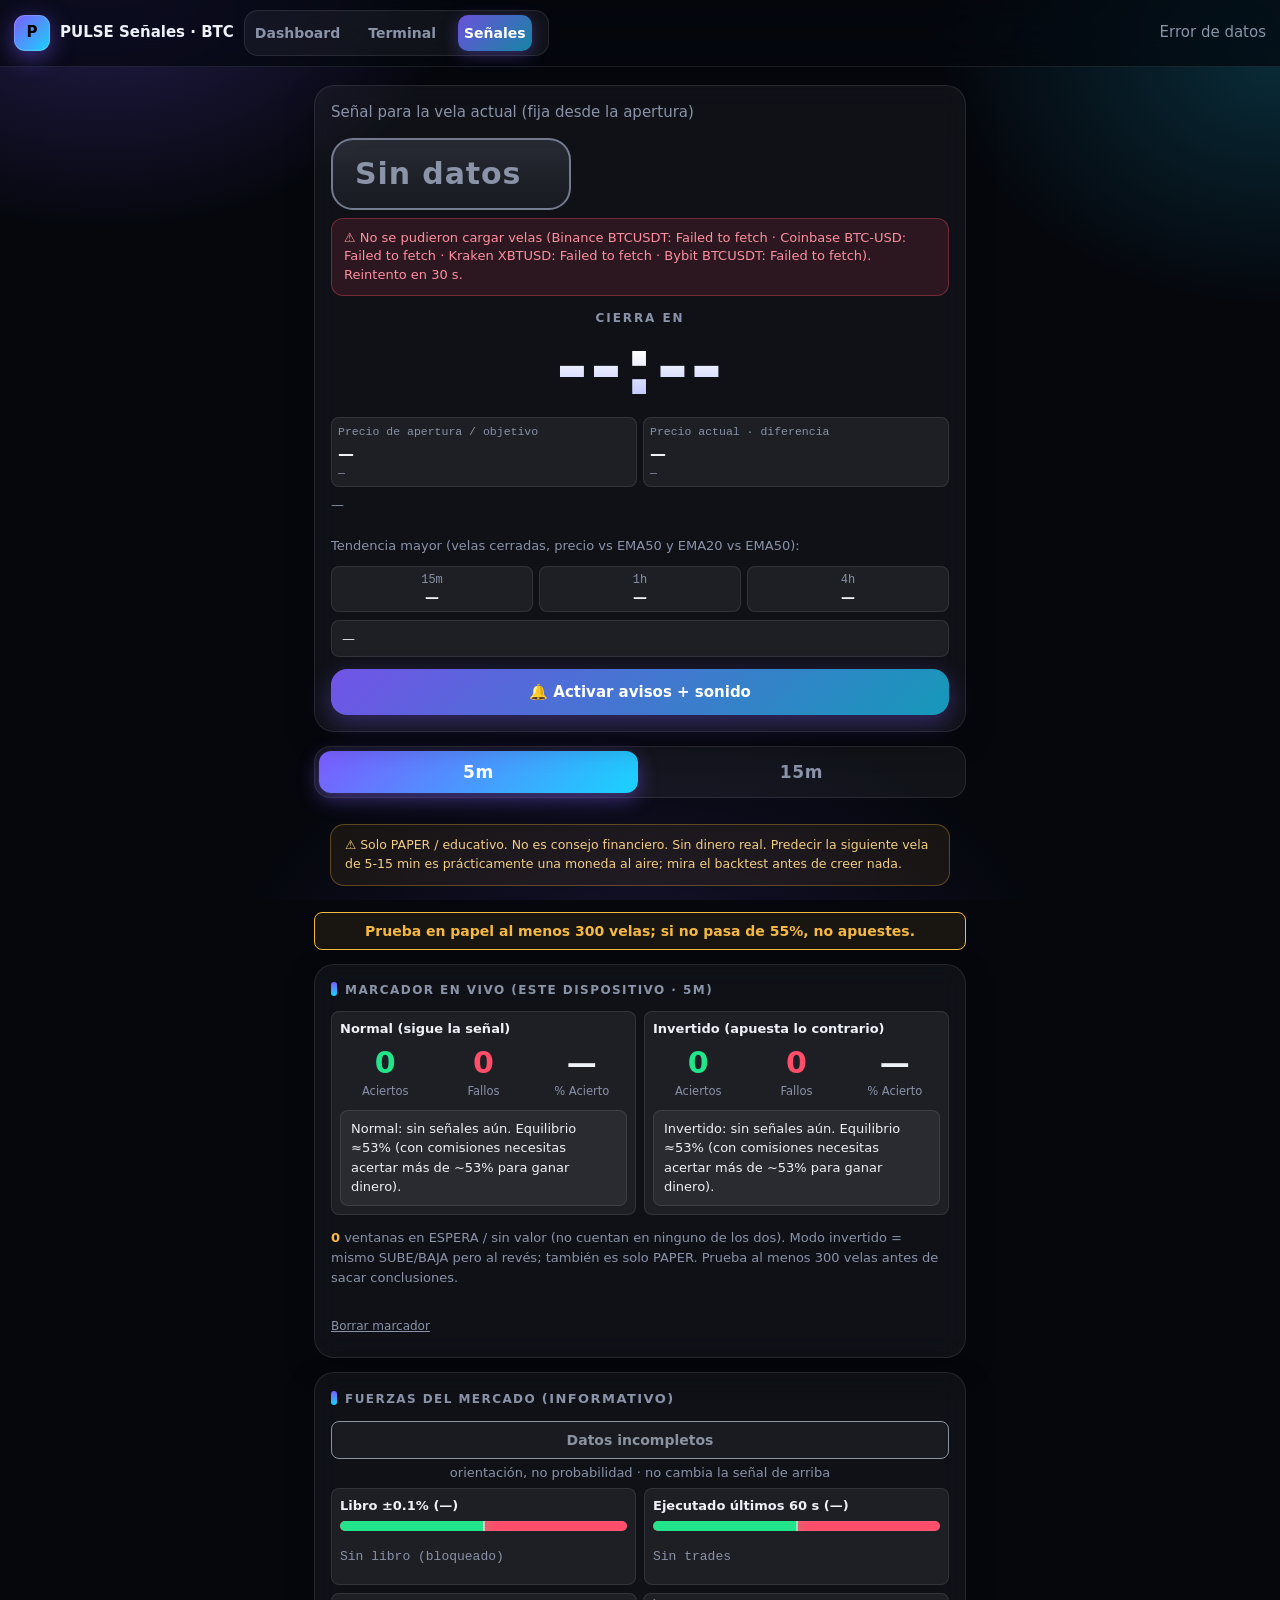
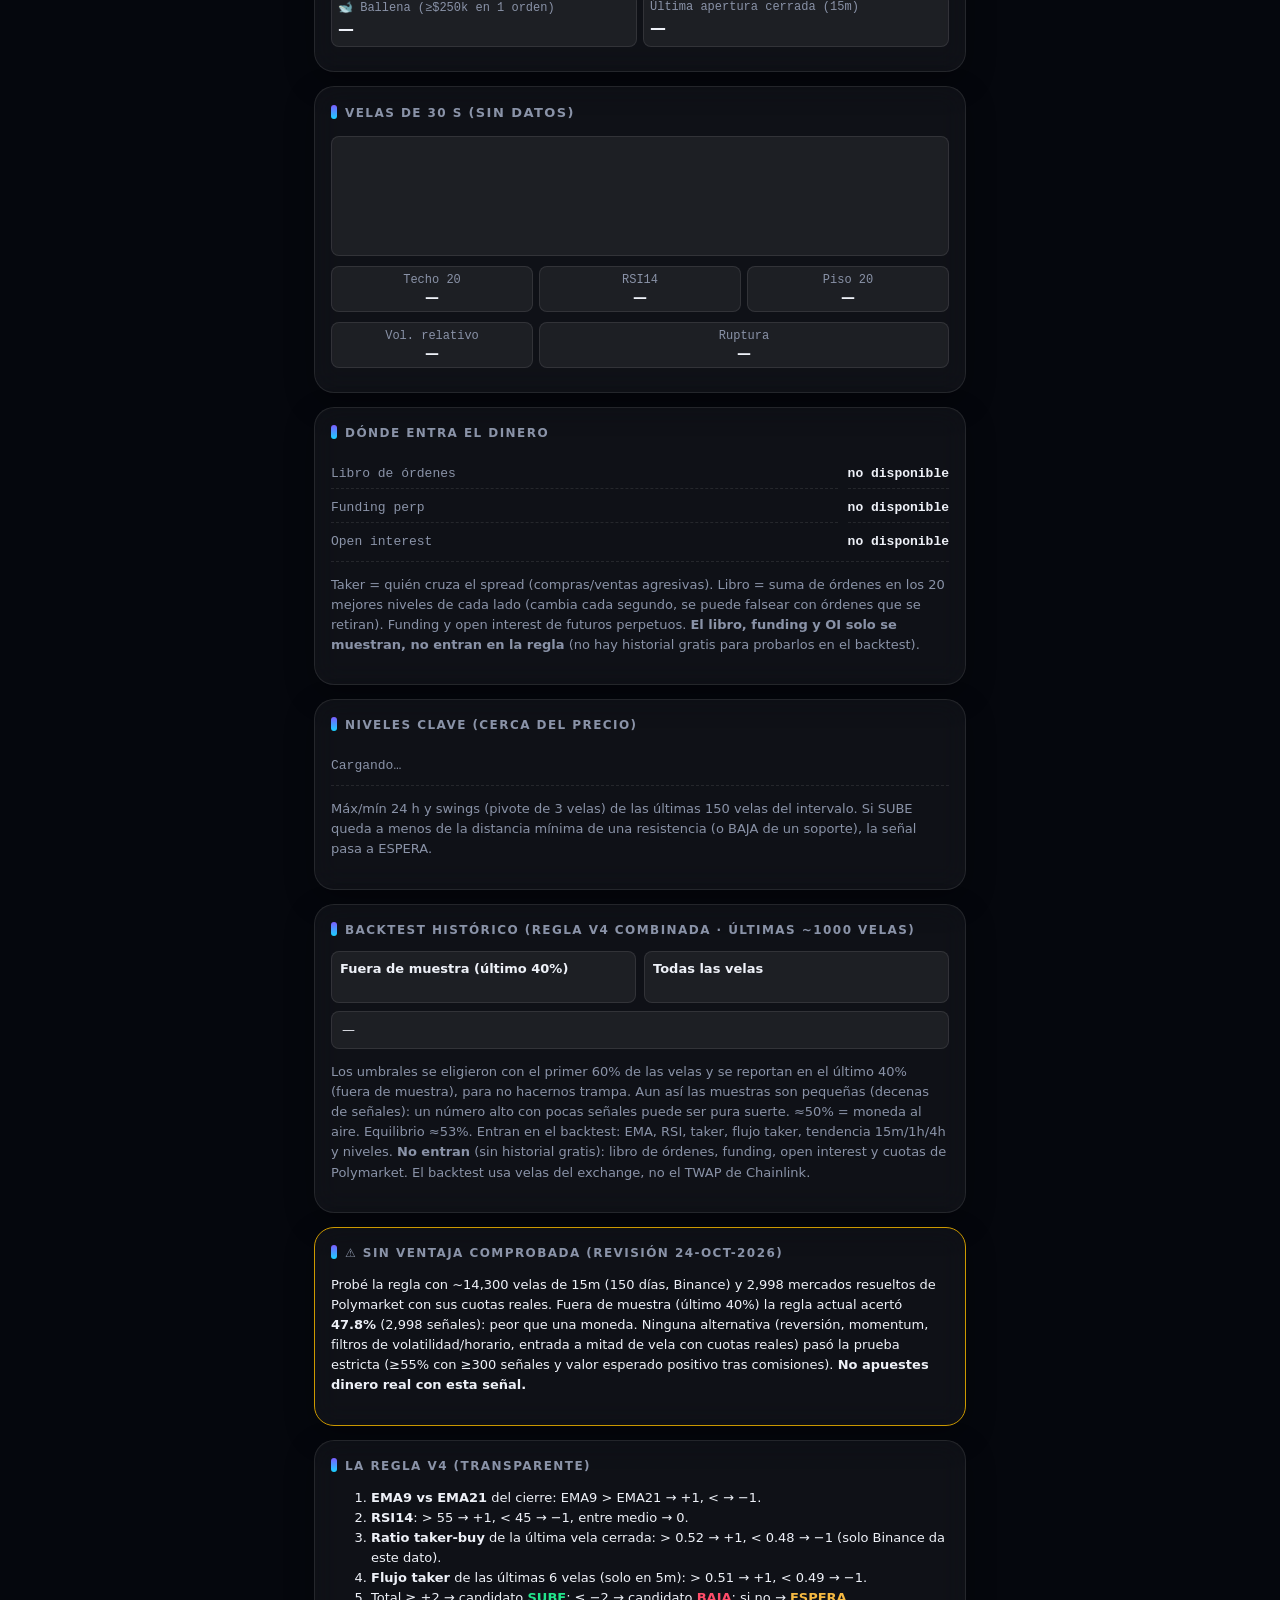
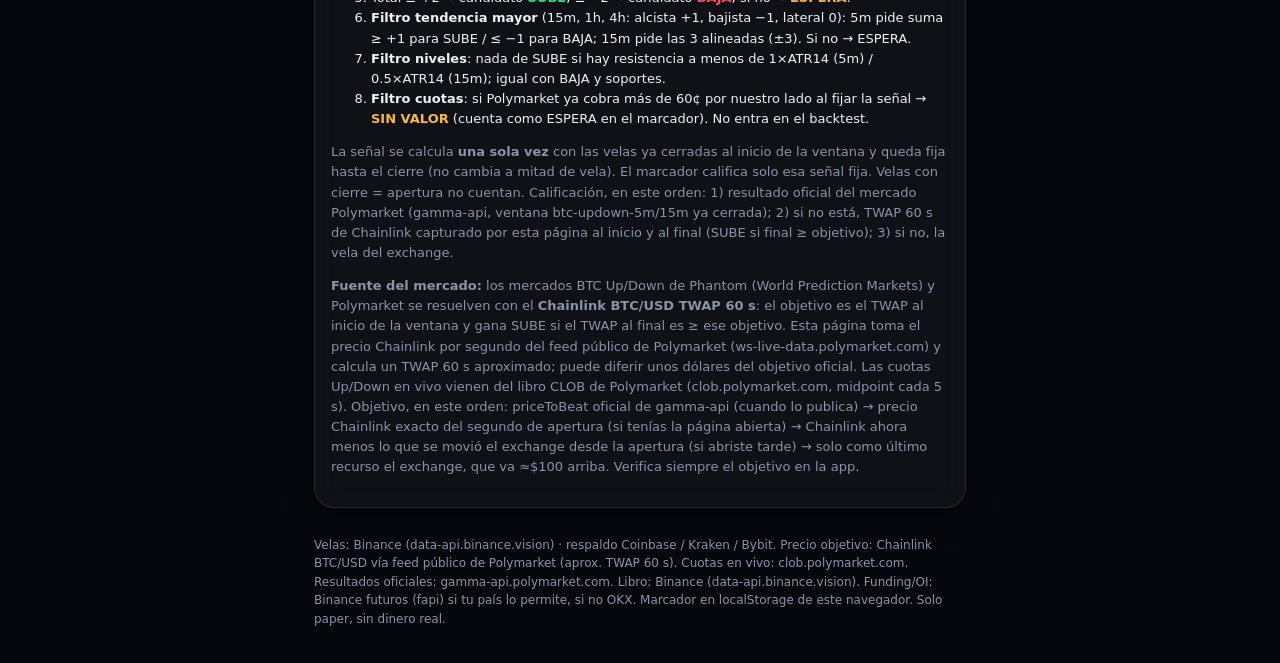
<file: senales.backup-2026-10-26.html>
<!doctype html><html lang="es"><head><meta charset="utf-8"><meta name="viewport" content="width=device-width,initial-scale=1,viewport-fit=cover">
<title>PULSE · Señales BTC v4 (PAPER)</title><meta name="theme-color" content="#0b0d10">
<link rel="manifest" href="manifest.json"><link rel="icon" href="icon-192.png"><link rel="apple-touch-icon" href="icon-192.png">
<meta name="apple-mobile-web-app-capable" content="yes"><meta name="mobile-web-app-capable" content="yes"><meta name="apple-mobile-web-app-status-bar-style" content="black-translucent"><meta name="apple-mobile-web-app-title" content="Señales">
<link rel="stylesheet" href="terminal.css?v=2"><link rel="stylesheet" href="senales.css?v=2">
<style>.dir.WAIT{color:#f5b942;border-color:#f5b942;background:rgba(245,185,66,.12);font-size:34px}
.tg{display:grid;grid-template-columns:1fr 1fr;gap:6px;margin:8px 0;font:12px var(--mono)}.tg div{background:var(--panel2);border-radius:8px;padding:6px}.tg b{display:block;font-size:16px}
.be{padding:8px 10px;border-radius:8px;background:var(--panel2);font-size:13px;margin-top:8px}.rule300{border:1px solid #f5b942;color:#f5b942;padding:8px 10px;border-radius:8px;font-weight:700;font-size:14px;text-align:center}
.trow{display:grid;grid-template-columns:repeat(3,1fr);gap:6px;margin:8px 0;font:12px var(--mono)}.trow div{background:var(--panel2);border-radius:8px;padding:6px;text-align:center}.trow b{display:block;font-size:14px}
.two{display:grid;grid-template-columns:1fr 1fr;gap:8px}.two>div{background:var(--panel2);border-radius:8px;padding:8px}.two h4{margin:0 0 6px;font-size:13px}.kv{display:grid;grid-template-columns:1fr auto;gap:4px 10px;font:13px var(--mono)}.kv span:nth-child(odd){color:var(--mut,#8a93a0)}
@media(max-width:520px){.two{grid-template-columns:1fr}}
.up{color:var(--green)}.dn{color:var(--red)}.am{color:#f5b942}</style></head><body>
<header class="hs"><div class="logo">P</div><b>PULSE Señales · BTC</b>
<nav><a href="./index.html">Dashboard</a><a href="./terminal.html">Terminal</a><a href="./senales.html" class="on">Señales</a></nav><div class="sp"></div>
<span class="mut" id="upd">—</span></header>
<main class="sw">
 <section class="panel big" id="big">
  <div class="mut" id="tgt">Señal para la vela actual (fija desde la apertura)</div>
  <div class="dirw"><span id="dir" class="dir gray">Cargando…</span></div>
  <div id="status" class="status" style="display:none"></div>
  <div class="cd"><span class="mut">Cierra en</span> <b id="cd">--:--</b></div>
  <div class="tg">
   <div><span class="mut">Precio de apertura / objetivo</span><b id="op">—</b><span class="mut" id="opsrc">—</span></div>
   <div><span class="mut">Precio actual · diferencia</span><b id="px">—</b><span id="diff" class="mut">—</span></div>
  </div>
  <div class="mut small" id="src">—</div>
  <div class="votes" id="votes"></div>
  <div class="mut small">Tendencia mayor (velas cerradas, precio vs EMA50 y EMA20 vs EMA50):</div>
  <div class="trow" id="trend"><div><span class="mut">15m</span><b>—</b></div><div><span class="mut">1h</span><b>—</b></div><div><span class="mut">4h</span><b>—</b></div></div>
  <div class="be" id="why">—</div>
  <button id="notif" type="button">🔔 Activar avisos + sonido</button>
 </section>
 <div class="ivsel" role="group" aria-label="Intervalo"><button data-iv="5m">5m</button><button data-iv="15m">15m</button></div>
 <div class="banner sm">⚠ Solo PAPER / educativo. No es consejo financiero. Sin dinero real. Predecir la siguiente vela de 5-15 min es prácticamente una moneda al aire; mira el backtest antes de creer nada.</div>
 <div class="rule300">Prueba en papel al menos 300 velas; si no pasa de 55%, no apuestes.</div>
 <section class="panel"><h3>Marcador en vivo (este dispositivo · <span id="ivl">5m</span>)</h3>
  <div class="two"><div><h4>Normal (sigue la señal)</h4>
  <div class="score"><div><b class="up" id="hits">0</b><span>Aciertos</span></div><div><b class="dn" id="miss">0</b><span>Fallos</span></div><div><b id="acc">—</b><span>% Acierto</span></div></div>
  <div class="be" id="belive">—</div></div>
  <div><h4>Invertido (apuesta lo contrario)</h4>
  <div class="score"><div><b class="up" id="ihits">0</b><span>Aciertos</span></div><div><b class="dn" id="imiss">0</b><span>Fallos</span></div><div><b id="iacc">—</b><span>% Acierto</span></div></div>
  <div class="be" id="ibelive">—</div></div></div>
  <p class="mut small"><b class="am" id="waits">0</b> ventanas en ESPERA / sin valor (no cuentan en ninguno de los dos). Modo invertido = mismo SUBE/BAJA pero al revés; también es solo PAPER. Prueba al menos 300 velas antes de sacar conclusiones.</p>
  <div class="hist" id="hist"></div><button id="reset" type="button" class="link">Borrar marcador</button></section>
 <section class="panel" id="xtra"><h3>Fuerzas del mercado <span class="mut small">(informativo)</span></h3>
 <div id="fzState" class="rule300">Cargando…</div><p class="mut small" style="text-align:center;margin:4px 0">orientación, no probabilidad · no cambia la señal de arriba</p>
 <div class="two"><div><h4>Libro ±0.1% (<span id="fzBkSrc">—</span>)</h4><div class="fzbar"><i id="fzBkB"></i></div><div class="kv" id="fzBk"><span>—</span><span></span></div></div>
 <div><h4>Ejecutado últimos 60 s (<span id="fzTrSrc">—</span>)</h4><div class="fzbar"><i id="fzTrB"></i></div><div class="kv" id="fzTr"><span>—</span><span></span></div></div></div>
 <div class="tg"><div>🐋 Ballena (≥$<span id="whTh">250k</span> en 1 orden)<b id="whale">—</b></div><div>Última apertura cerrada (15m)<b id="lastW">—</b></div></div></section>
<section class="panel"><h3>Velas de 30 s <span class="mut small" id="c30src"></span></h3>
 <svg id="c30" viewBox="0 0 300 110" preserveAspectRatio="none" style="width:100%;height:120px;background:var(--panel2);border-radius:8px"></svg>
 <div class="trow"><div>Techo 20<b id="c30hi">—</b></div><div>RSI14<b id="c30rsi">—</b></div><div>Piso 20<b id="c30lo">—</b></div></div>
 <div class="trow"><div>Vol. relativo<b id="c30rv">—</b></div><div style="grid-column:span 2">Ruptura<b id="c30brk">—</b></div></div></section>
<section class="panel"><h3>Dónde entra el dinero</h3><div class="kv" id="money"><span>Cargando…</span><span></span></div>
  <p class="mut small">Taker = quién cruza el spread (compras/ventas agresivas). Libro = suma de órdenes en los 20 mejores niveles de cada lado (cambia cada segundo, se puede falsear con órdenes que se retiran). Funding y open interest de futuros perpetuos. <b>El libro, funding y OI solo se muestran, no entran en la regla</b> (no hay historial gratis para probarlos en el backtest).</p></section>
 <section class="panel"><h3>Niveles clave (cerca del precio)</h3><div class="kv" id="lvls"><span>Cargando…</span><span></span></div>
  <p class="mut small">Máx/mín 24 h y swings (pivote de 3 velas) de las últimas 150 velas del intervalo. Si SUBE queda a menos de la distancia mínima de una resistencia (o BAJA de un soporte), la señal pasa a ESPERA.</p></section>
 <section class="panel"><h3>Backtest histórico (regla v4 combinada · últimas ~1000 velas)</h3>
  <div class="two"><div><h4>Fuera de muestra (último 40%)</h4><div class="kv" id="btoos"></div></div><div><h4>Todas las velas</h4><div class="kv" id="btall"></div></div></div>
  <div class="be" id="bebt">—</div>
  <p class="mut small">Los umbrales se eligieron con el primer 60% de las velas y se reportan en el último 40% (fuera de muestra), para no hacernos trampa. Aun así las muestras son pequeñas (decenas de señales): un número alto con pocas señales puede ser pura suerte. ≈50% = moneda al aire. Equilibrio ≈53%. Entran en el backtest: EMA, RSI, taker, flujo taker, tendencia 15m/1h/4h y niveles. <b>No entran</b> (sin historial gratis): libro de órdenes, funding, open interest y cuotas de Polymarket. El backtest usa velas del exchange, no el TWAP de Chainlink.</p></section>
<section class="panel" style="border:1px solid #c90"><h3>⚠️ Sin ventaja comprobada (revisión 24-oct-2026)</h3><p class="small">Probé la regla con ~14,300 velas de 15m (150 días, Binance) y 2,998 mercados resueltos de Polymarket con sus cuotas reales. Fuera de muestra (último 40%) la regla actual acertó <b>47.8%</b> (2,998 señales): peor que una moneda. Ninguna alternativa (reversión, momentum, filtros de volatilidad/horario, entrada a mitad de vela con cuotas reales) pasó la prueba estricta (≥55% con ≥300 señales y valor esperado positivo tras comisiones). <b>No apuestes dinero real con esta señal.</b></p></section>
 <section class="panel"><h3>La regla v4 (transparente)</h3><ol class="small">
  <li><b>EMA9 vs EMA21</b> del cierre: EMA9 &gt; EMA21 → +1, &lt; → −1.</li>
  <li><b>RSI14</b>: &gt; 55 → +1, &lt; 45 → −1, entre medio → 0.</li>
  <li><b>Ratio taker-buy</b> de la última vela cerrada: &gt; 0.52 → +1, &lt; 0.48 → −1 (solo Binance da este dato).</li>
  <li><b>Flujo taker</b> de las últimas 6 velas (solo en 5m): &gt; 0.51 → +1, &lt; 0.49 → −1.</li>
  <li>Total ≥ +2 → candidato <b class="up">SUBE</b>; ≤ −2 → candidato <b class="dn">BAJA</b>; si no → <b class="am">ESPERA</b>.</li>
  <li><b>Filtro tendencia mayor</b> (15m, 1h, 4h: alcista +1, bajista −1, lateral 0): 5m pide suma ≥ +1 para SUBE / ≤ −1 para BAJA; 15m pide las 3 alineadas (±3). Si no → ESPERA.</li>
  <li><b>Filtro niveles</b>: nada de SUBE si hay resistencia a menos de 1×ATR14 (5m) / 0.5×ATR14 (15m); igual con BAJA y soportes.</li>
  <li><b>Filtro cuotas</b>: si Polymarket ya cobra más de 60¢ por nuestro lado al fijar la señal → <b class="am">SIN VALOR</b> (cuenta como ESPERA en el marcador). No entra en el backtest.</li></ol>
  <p class="mut small">La señal se calcula <b>una sola vez</b> con las velas ya cerradas al inicio de la ventana y queda fija hasta el cierre (no cambia a mitad de vela). El marcador califica solo esa señal fija. Velas con cierre = apertura no cuentan. Calificación, en este orden: 1) resultado oficial del mercado Polymarket (gamma-api, ventana btc-updown-5m/15m ya cerrada); 2) si no está, TWAP 60 s de Chainlink capturado por esta página al inicio y al final (SUBE si final ≥ objetivo); 3) si no, la vela del exchange.</p>
  <p class="mut small"><b>Fuente del mercado:</b> los mercados BTC Up/Down de Phantom (World Prediction Markets) y Polymarket se resuelven con el <b>Chainlink BTC/USD TWAP 60 s</b>: el objetivo es el TWAP al inicio de la ventana y gana SUBE si el TWAP al final es ≥ ese objetivo. Esta página toma el precio Chainlink por segundo del feed público de Polymarket (ws-live-data.polymarket.com) y calcula un TWAP 60 s aproximado; puede diferir unos dólares del objetivo oficial. Las cuotas Up/Down en vivo vienen del libro CLOB de Polymarket (clob.polymarket.com, midpoint cada 5 s). Objetivo, en este orden: priceToBeat oficial de gamma-api (cuando lo publica) → precio Chainlink exacto del segundo de apertura (si tenías la página abierta) → Chainlink ahora menos lo que se movió el exchange desde la apertura (si abriste tarde) → solo como último recurso el exchange, que va ≈$100 arriba. Verifica siempre el objetivo en la app.</p></section>
</main>
<footer>Velas: Binance (data-api.binance.vision) · respaldo Coinbase / Kraken / Bybit. Precio objetivo: Chainlink BTC/USD vía feed público de Polymarket (aprox. TWAP 60 s). Cuotas en vivo: clob.polymarket.com. Resultados oficiales: gamma-api.polymarket.com. Libro: Binance (data-api.binance.vision). Funding/OI: Binance futuros (fapi) si tu país lo permite, si no OKX. Marcador en localStorage de este navegador. Solo paper, sin dinero real.</footer>
<script>
// PULSE Señales v3 (todo en esta página). Regla pura + UI.
(function(root){
function emaLast(v,n){if(v.length<n)return null;const k=2/(n+1);let e=v.slice(0,n).reduce((a,b)=>a+b,0)/n;for(let i=n;i<v.length;i++)e=v[i]*k+e*(1-k);return e}
function rsi(v,n){n=n||14;if(v.length<=n)return null;let g=0,l=0;for(let i=1;i<=n;i++){const d=v[i]-v[i-1];if(d>0)g+=d;else l-=d}g/=n;l/=n;for(let i=n+1;i<v.length;i++){const d=v[i]-v[i-1];g=(g*(n-1)+(d>0?d:0))/n;l=(l*(n-1)+(d<0?-d:0))/n}if(l===0)return g===0?50:100;return 100-100/(1+g/l)}
function atr(c,n){n=n||14;if(c.length<n+1)return null;let s=0;for(let i=c.length-n;i<c.length;i++){const p=c[i-1].c,x=c[i];s+=Math.max(x.h-x.l,Math.abs(x.h-p),Math.abs(x.l-p))}return s/n}
// Parámetros elegidos con train/test (ver backtest). DEF = regla v3 original + filtros nuevos.
const DEF={'5m':{minScore:2,htfMin:1,lvlK:1,flowN:6},'15m':{minScore:2,htfMin:3,lvlK:0.5,flowN:0}};
const MIN_SCORE=2,ODDS_MAX=0.60;
// Tendencia de una temporalidad con velas cerradas: precio vs EMA50 y EMA20 vs EMA50
function trend(c){if(!c||c.length<60)return null;const cl=c.slice(-250).map(x=>x.c),e20=emaLast(cl,20),e50=emaLast(cl,50),p=cl[cl.length-1];
  const s=p>e50&&e20>e50?1:p<e50&&e20<e50?-1:0;return {s,label:s>0?'alcista':s<0?'bajista':'lateral',e20,e50,p}}
// velas cerradas antes de t (búsqueda binaria por T)
function closedBefore(c,t){let lo=0,hi=c.length;while(lo<hi){const m=(lo+hi)>>1;if(c[m].T<t)lo=m+1;else hi=m}return c.slice(Math.max(0,lo-250),lo)}
function flow(c,n){const w=c.slice(-n).filter(x=>x.tb!=null&&x.v>0);if(!w.length)return null;const v=w.reduce((a,x)=>a+x.v,0),b=w.reduce((a,x)=>a+x.tb,0);return v>0?b/v:null}
function volSpike(c,n){n=n||20;if(c.length<n+1)return null;const last=c[c.length-1],avg=c.slice(-n-1,-1).reduce((a,x)=>a+x.v,0)/n;return avg>0?last.v/avg:null}
// niveles: máx/mín 24h + swings (pivote 3 velas) recientes
function levels(c,ms){if(c.length<30)return null;const last=c[c.length-1],p=last.c,d24=c.filter(x=>x.t>last.T-86400000);
  const hi24=Math.max(...d24.map(x=>x.h)),lo24=Math.min(...d24.map(x=>x.l));const w=c.slice(-150),sh=[],sl=[];
  for(let i=3;i<w.length-3;i++){let H=true,L=true;for(let j=1;j<=3;j++){if(!(w[i].h>w[i-j].h&&w[i].h>=w[i+j].h))H=false;if(!(w[i].l<w[i-j].l&&w[i].l<=w[i+j].l))L=false}if(H)sh.push(w[i].h);if(L)sl.push(w[i].l)}
  const all=sh.concat(sl,[hi24,lo24]),res=all.filter(x=>x>p),sup=all.filter(x=>x<p);
  return {p,hi24,lo24,res:res.length?Math.min(...res):null,sup:sup.length?Math.max(...sup):null,atr:atr(c,14)}}
// candles cerradas (antigua primero) del intervalo; ctx={htf:{'15m':[],'1h':[],'4h':[]},t,P}
function predict(candles,ctx){
  ctx=ctx||{};if(!candles||candles.length<22)return null;const P=ctx.P||DEF['5m'];
  const cl=candles.map(x=>x.c),last=candles[candles.length-1];
  const e9=emaLast(cl,9),e21=emaLast(cl,21),r=rsi(cl,14);
  const vEma=e9>e21?1:e9<e21?-1:0, vRsi=r==null?0:r>55?1:r<45?-1:0;
  const tr=(last.tb!=null&&last.v>0)?last.tb/last.v:null, vTk=tr==null?0:tr>0.52?1:tr<0.48?-1:0;
  const fl=P.flowN?flow(candles,P.flowN):null, vFl=fl==null||!P.flowN?0:fl>0.51?1:fl<0.49?-1:0;
  const score=vEma+vRsi+vTk+vFl;
  let raw=score>=P.minScore?'UP':score<=-P.minScore?'DOWN':'WAIT',dir=raw,why=raw==='WAIT'?'puntaje insuficiente':'';
  // tendencia mayor
  const tf={};let hs=0,hn=0;const t=ctx.t!=null?ctx.t:last.T+1;
  if(ctx.htf)for(const k of ['15m','1h','4h']){const c=ctx.htf[k];if(!c)continue;const tt=trend(closedBefore(c,t));tf[k]=tt;if(tt){hs+=tt.s;hn++}}
  if(dir!=='WAIT'&&P.htfMin&&!hn){dir='WAIT';why='sin datos de tendencia mayor'}
  if(dir!=='WAIT'&&P.htfMin&&hn){if(dir==='UP'&&hs<P.htfMin){dir='WAIT';why='contra la tendencia mayor'}if(dir==='DOWN'&&hs>-P.htfMin){dir='WAIT';why='contra la tendencia mayor'}}
  const lv=levels(candles.slice(-400));
  if(dir!=='WAIT'&&P.lvlK&&lv&&lv.atr){if(dir==='UP'&&lv.res!=null&&lv.res-lv.p<P.lvlK*lv.atr){dir='WAIT';why='SUBE justo bajo resistencia'}
    if(dir==='DOWN'&&lv.sup!=null&&lv.p-lv.sup<P.lvlK*lv.atr){dir='WAIT';why='BAJA justo sobre soporte'}}
  return {dir,raw,why,score,ema9:e9,ema21:e21,rsi:r,taker:tr,flow:fl,htf:tf,htfSum:hs,lv,vol:volSpike(candles),votes:{ema:vEma,rsi:vRsi,taker:vTk,flow:vFl}};
}
function outcome(c){return c.c>c.o?'UP':c.c<c.o?'DOWN':null}
// Backtest: señal con velas cerradas antes de la vela i; evalúa vela i. Devuelve normal e invertido. from/to = rango de índices
function backtest(candles,opt){opt=opt||{};const warm=opt.warm||60,from=Math.max(warm,22,opt.from||0),to=opt.to==null?candles.length:opt.to;let hit=0,miss=0,skip=0,flat=0;
  for(let i=from;i<to;i++){const p=predict(candles.slice(Math.max(0,i-400),i),{htf:opt.htf,t:candles[i].t,P:opt.P});if(!p)continue;
    if(p.dir==='WAIT'){skip++;continue}const o=outcome(candles[i]);if(!o){flat++;continue}p.dir===o?hit++:miss++}
  const n=hit+miss;return {hit,miss,n,skip,flat,acc:n?100*hit/n:null,inv:n?100*miss/n:null}}
function fromBinance(k){return {t:+k[0],T:+k[6],o:+k[1],h:+k[2],l:+k[3],c:+k[4],v:+k[5],tb:+k[9]}}
function twap(ticks,t){const w=ticks.filter(x=>x.t>t-60000&&x.t<=t);if(w.length<30)return null;return w.reduce((a,x)=>a+x.v,0)/w.length}
const api={emaLast,rsi,atr,trend,closedBefore,flow,volSpike,levels,predict,outcome,backtest,fromBinance,twap,DEF,MIN_SCORE,ODDS_MAX};
if(typeof module!=='undefined'&&module.exports)module.exports=api;else root.SR=api;
})(typeof self!=='undefined'?self:this);
if(typeof document!=='undefined')(function(){
const $=id=>document.getElementById(id);
const MS={'5m':300000,'15m':900000},CB={'5m':300,'15m':900},BE=53;
let iv=localStorage.getItem('senales_iv');if(!MS[iv])iv='5m';
let cur=null,loading=false,src='',lastPx=null;
const K=()=>'senales4_preds_'+iv;
const load=()=>{try{return JSON.parse(localStorage.getItem(K()))||[]}catch(e){return []}};
const save=a=>localStorage.setItem(K(),JSON.stringify(a.slice(-1000)));
const fmt=n=>n==null?'—':'$'+n.toLocaleString('es-MX',{minimumFractionDigits:2,maximumFractionDigits:2});
const lbl=d=>d==='UP'?'SUBE ▲':d==='DOWN'?'BAJA ▼':'ESPERA / NO APOSTAR';
const counts=p=>p.dir!=='WAIT'&&!p.noValue;
// ---- Chainlink BTC/USD (feed público de Polymarket) ----
let ticks=[],clOk=false,ws=null;
const TW='senales3_cltwap';
const twLoad=()=>{try{return JSON.parse(localStorage.getItem(TW))||{}}catch(e){return {}}};
function twSave(t,v){const o=twLoad();o[t]=v;const ks=Object.keys(o).map(Number).sort((a,b)=>a-b);while(ks.length>3000)delete o[ks.shift()];localStorage.setItem(TW,JSON.stringify(o))}
function addTick(t,v){if(!isFinite(v)||!isFinite(t))return;if(t<1e12)t*=1000;if(ticks.length&&t<=ticks[ticks.length-1].t){if(!ticks.some(x=>x.t===t)){ticks.push({t,v});ticks.sort((a,b)=>a.t-b.t)}}else ticks.push({t,v});
  for(const g of [300000,900000])if(t%g===0)cxSave(t,v);
  const cut=Date.now()-1200000;while(ticks.length&&ticks[0].t<cut)ticks.shift();clOk=true;captureBoundaries()}
function captureBoundaries(){if(!ticks.length)return;const last=ticks[ticks.length-1].t,o=twLoad();
  for(const g of [300000,900000]){const b=Math.floor(last/g)*g;for(const bb of [b,b-g]){if(o[bb]==null&&last>=bb&&ticks[0].t<=bb-55000){const v=SR.twap(ticks,bb);if(v!=null)twSave(bb,v)}}}}
const CLX='senales4_clexact';
const cxLoad=()=>{try{return JSON.parse(localStorage.getItem(CLX))||{}}catch(e){return {}}};
function cxSave(t,v){const o=cxLoad();if(o[t]!=null)return;o[t]=v;const ks=Object.keys(o).map(Number).sort((a,b)=>a-b);while(ks.length>3000)delete o[ks.shift()];localStorage.setItem(CLX,JSON.stringify(o))}
let clLast=0,clBack=1000,clTimer=null;
function clKill(){if(ws){const w=ws;ws=null;try{clearInterval(w._p)}catch(e){}w.onopen=w.onmessage=w.onclose=w.onerror=null;try{w.close()}catch(e){}}clOk=false}
function clSchedule(){clearTimeout(clTimer);clTimer=setTimeout(connectCL,clBack);clBack=Math.min(clBack*2,15000)}
function connectCL(){clearTimeout(clTimer);clKill();let w;try{w=new WebSocket('wss://ws-live-data.polymarket.com')}catch(e){console.warn('CL',e);clSchedule();return}ws=w;
  const sub=()=>{try{w.send(JSON.stringify({action:'subscribe',subscriptions:[{topic:'crypto_prices_chainlink',type:'*',filters:'{"symbol":"btc/usd"}'}]}))}catch(e){}};
  w.onopen=()=>{clLast=Date.now();sub();w._p=setInterval(()=>{if(w.readyState===1)try{w.send('PING')}catch(e){}},5000)};
  w.onmessage=m=>{if(ws!==w)return;clLast=Date.now();let j;try{j=JSON.parse(m.data)}catch(e){return}const p=j&&j.payload;if(!p)return;
    if(Array.isArray(p.data))p.data.forEach(x=>addTick(+x.timestamp,+x.value));else if(p.symbol==='btc/usd'&&p.value!=null)addTick(+p.timestamp,+p.value);clBack=1000;render()};
  w.onclose=()=>{if(ws!==w)return;clearInterval(w._p);ws=null;clOk=false;clSchedule()};w.onerror=()=>{try{w.close()}catch(e){}}}
// vigilante: iOS Safari mata el socket al bloquear/cambiar de app sin avisar
setInterval(()=>{if(!ws||(ws.readyState===1&&Date.now()-clLast>12000)||(ws.readyState===0&&Date.now()-clLast>15000)){clLast=Date.now();connectCL()}},4000);
const clWake=()=>{if(document.visibilityState!=='hidden'&&(!ws||ws.readyState!==1||Date.now()-clLast>6000))connectCL()};
document.addEventListener('visibilitychange',clWake);window.addEventListener('pageshow',clWake);window.addEventListener('online',clWake);window.addEventListener('focus',clWake);
// ---- velas de exchange ----
function tfetch(u,ms){const c=typeof AbortController!=='undefined'?new AbortController():null;const t=setTimeout(function(){if(c)c.abort()},ms||9000);
  return fetch(u,{cache:'no-store',signal:c?c.signal:undefined}).then(function(r){clearTimeout(t);if(!r.ok)throw new Error('HTTP '+r.status);return r.json()},function(e){clearTimeout(t);throw e})}
const SRC=[
 ['Binance BTCUSDT',async()=>(await tfetch(`https://data-api.binance.vision/api/v3/klines?symbol=BTCUSDT&interval=${iv}&limit=1000`)).map(SR.fromBinance)],
 ['Coinbase BTC-USD',async()=>{const g=CB[iv];let out=[],end=Math.floor(Date.now()/1000);
   for(let p=0;p<4;p++){const st=end-300*g;const a=await tfetch(`https://api.exchange.coinbase.com/products/BTC-USD/candles?granularity=${g}&start=${new Date(st*1000).toISOString()}&end=${new Date(end*1000).toISOString()}`);if(!a.length)break;out=a.concat(out);end=st}
   return out.map(x=>({t:x[0]*1000,T:x[0]*1000+MS[iv]-1,o:+x[3],h:+x[2],l:+x[1],c:+x[4],v:+x[5],tb:null}))}],
 ['Kraken XBTUSD',async()=>{const j=await tfetch(`https://api.kraken.com/0/public/OHLC?pair=XBTUSD&interval=${MS[iv]/60000}`);const k=Object.keys(j.result).filter(x=>x!=='last')[0];
   return j.result[k].map(x=>({t:x[0]*1000,T:x[0]*1000+MS[iv]-1,o:+x[1],h:+x[2],l:+x[3],c:+x[4],v:+x[6],tb:null}))}],
 ['Bybit BTCUSDT',async()=>{const j=await tfetch(`https://api.bybit.com/v5/market/kline?category=spot&symbol=BTCUSDT&interval=${MS[iv]/60000}&limit=1000`);
   return j.result.list.map(x=>({t:+x[0],T:+x[0]+MS[iv]-1,o:+x[1],h:+x[2],l:+x[3],c:+x[4],v:+x[5],tb:null}))}]
];
async function fetchCandles(){const errs=[];
  for(const [name,fn] of SRC){try{const a=await fn();const m=new Map();a.forEach(c=>{if(isFinite(c.c))m.set(c.t,c)});const out=[...m.values()].sort((x,y)=>x.t-y.t).slice(-1000);
      if(out.length<30)throw new Error('pocas velas');src=name+(name.indexOf('Binance')===0?'':' (sin taker)');return out}
    catch(e){console.warn(name,e);errs.push(name+': '+(e&&e.name==='AbortError'?'timeout':(e&&e.message||e)))}}
  throw new Error(errs.join(' · '))}
let htfC={},htfAt=0;
async function fetchHTF(all){const out={};if(iv==='15m')out['15m']=all;
  if(Date.now()-htfAt>60000){for(const k of ['15m','1h','4h']){if(k==='15m'&&iv==='15m')continue;try{htfC[k]=(await tfetch(`https://data-api.binance.vision/api/v3/klines?symbol=BTCUSDT&interval=${k}&limit=1000`)).map(SR.fromBinance)}catch(e){console.warn('HTF',k,e)}}htfAt=Date.now()}
  for(const k of ['15m','1h','4h'])if(!out[k]&&htfC[k])out[k]=htfC[k];return out}
// ---- dónde entra el dinero ----
let money={};const OIK='senales4_okxoi';
async function fetchMoney(){const m={};
  try{const d=await tfetch('https://data-api.binance.vision/api/v3/depth?symbol=BTCUSDT&limit=20',7000);const b=d.bids.reduce((a,x)=>a+ +x[1],0),k=d.asks.reduce((a,x)=>a+ +x[1],0);m.ob={b,a:k,imb:(b-k)/(b+k)};m.obSrc='Binance'}catch(e){m.obErr=String(e&&e.message||e)}
  try{const f=await tfetch('https://fapi.binance.com/fapi/v1/premiumIndex?symbol=BTCUSDT',6000);m.fund=+f.lastFundingRate;m.fundSrc='Binance futuros';
    const h=await tfetch('https://fapi.binance.com/futures/data/openInterestHist?symbol=BTCUSDT&period=5m&limit=13',6000);if(h.length>1){const a=+h[0].sumOpenInterest,z=+h[h.length-1].sumOpenInterest;m.oi=z;m.oiCh=100*(z-a)/a;m.oiWin='1 h';m.oiSrc='Binance futuros'}}
  catch(e){m.fapiErr=String(e&&e.message||e)}
  if(m.fund==null)try{const f=await tfetch('https://www.okx.com/api/v5/public/funding-rate?instId=BTC-USDT-SWAP',6000);m.fund=+f.data[0].fundingRate;m.fundSrc='OKX'}catch(e){m.okxErr=1}
  if(m.oi==null)try{const o=await tfetch('https://www.okx.com/api/v5/public/open-interest?instId=BTC-USDT-SWAP',6000);const z=+o.data[0].oiCcy,now=Date.now();m.oi=z;m.oiSrc='OKX';
    let h=[];try{h=JSON.parse(localStorage.getItem(OIK))||[]}catch(e){}h.push([now,z]);h=h.filter(x=>x[0]>now-7200000);localStorage.setItem(OIK,JSON.stringify(h));
    const old=h.find(x=>x[0]<=now-1800000);if(old){m.oiCh=100*(z-old[1])/old[1];m.oiWin=Math.round((now-old[0])/60000)+' min'}}catch(e){m.okxErr=1}
  money=m;render()}
function beTxt(acc,n,what){if(acc==null)return `${what}: sin señales aún. Equilibrio ≈${BE}% (con comisiones necesitas acertar más de ~${BE}% para ganar dinero).`;
  const d=acc-BE;return `${what}: ${acc.toFixed(1)}% en ${n} señales vs equilibrio ~${BE}% → ${d>0?'<b class="up">+'+d.toFixed(1)+' pts por encima</b>':'<b class="dn">'+d.toFixed(1)+' pts por debajo (perderías dinero)</b>'}${n<300?' · muestra pequeña (&lt;300), no es concluyente':''}.`}
// ---- Polymarket gamma-api (CORS abierto): cuotas en vivo y resultado oficial de ventanas cerradas ----
let pmOdds=null,pmMeta=null;
// metadatos de la ventana actual (token ids + priceToBeat oficial si gamma ya lo publicó)
async function pmMetaGet(myIv,tOpen){if(pmMeta&&pmMeta.t===tOpen&&pmMeta.iv===myIv&&(pmMeta.ptb!=null||Date.now()-pmMeta.at<20000))return pmMeta;
  const e=await pmEvent(tOpen,myIv);const m=e&&e.markets&&e.markets[0];if(!m)return pmMeta=null;
  const o=JSON.parse(m.outcomes||'[]'),tk=JSON.parse(m.clobTokenIds||'[]'),em=e.eventMetadata||m.eventMetadata||{};let ptb=+em.priceToBeat;
  if(!isFinite(ptb)||!ptb){const mm=String(m.description||'').match(/price to beat[^$\d]*\$?([\d,]+\.\d+)/i);ptb=mm?+mm[1].replace(/,/g,''):null}
  return pmMeta={t:tOpen,iv:myIv,at:Date.now(),slug:e.slug,up:tk[o.indexOf('Up')],down:tk[o.indexOf('Down')],ptb:ptb||null,gUp:+JSON.parse(m.outcomePrices||'[]')[o.indexOf('Up')]}}
// cuotas EN VIVO del libro CLOB (midpoint; si no, último trade)
async function clobPx(tok){try{const j=await tfetch('https://clob.polymarket.com/midpoint?token_id='+tok,5000);const v=+j.mid;if(v>0&&v<1)return v}catch(e){}
  try{const j=await tfetch('https://clob.polymarket.com/last-trade-price?token_id='+tok,5000);const v=+j.price;if(v>0&&v<1)return v}catch(e){}return null}
async function pmLive(myIv,tOpen){try{const M=await pmMetaGet(myIv,tOpen);if(!M||!M.up){pmOdds=null;return}
  let [u,d]=await Promise.all([clobPx(M.up),clobPx(M.down)]);if(u==null&&d!=null)u=1-d;if(d==null&&u!=null)d=1-u;
  if(u==null){pmOdds=null;return}pmOdds={t:tOpen,up:u,down:d,slug:M.slug,src:'CLOB',at:Date.now()}}catch(e){console.warn('PM odds',e)}}
const PMK='senales3_pmres';
const pmLoad=()=>{try{return JSON.parse(localStorage.getItem(PMK))||{}}catch(e){return {}}};
async function pmEvent(t,ivx){const a=await tfetch(`https://gamma-api.polymarket.com/events?slug=btc-updown-${ivx}-${Math.floor(t/1000)}`,7000);return a&&a[0]}
async function pmUpdate(myIv,tOpen,preds){
  await pmLive(myIv,tOpen);
  const store=pmLoad();const pend=preds.filter(p=>p.dir!=='WAIT'&&p.t+MS[myIv]<=Date.now()&&p.t>Date.now()-86400000&&!(store[myIv+p.t])).slice(-6);
  for(const p of pend){try{const e=await pmEvent(p.t,myIv);const m=e&&e.markets&&e.markets[0];if(!m||!m.closed)continue;const pr=JSON.parse(m.outcomePrices||'[]'),o=JSON.parse(m.outcomes||'[]');
    const up=+pr[o.indexOf('Up')];if(up!==0&&up!==1)continue;store[myIv+p.t]={res:up===1?'UP':'DOWN',ptb:e.eventMetadata&&e.eventMetadata.priceToBeat};}catch(e){}}
  const ks=Object.keys(store);if(ks.length>3000)ks.slice(0,ks.length-3000).forEach(k=>delete store[k]);localStorage.setItem(PMK,JSON.stringify(store));return store}
async function refresh(){
  if(loading)return;loading=true;const myIv=iv;
  try{
    const all=await fetchCandles();if(myIv!==iv)return;const now=Date.now();
    const closed=all.filter(c=>c.T<now),open=all.find(c=>c.T>=now);
    const tOpen=Math.floor(now/MS[iv])*MS[iv];
    const htf=await fetchHTF(all);if(myIv!==iv)return;const P=SR.DEF[iv];
    const preds=load(),byT=new Map(all.map(c=>[c.t,c])),tw=twLoad();const pm=await pmUpdate(myIv,tOpen,preds);if(myIv!==iv)return;
    // calificar pendientes (solo SUBE/BAJA; ESPERA queda como 'wait')
    preds.forEach(p=>{if(p.dir!=='WAIT'&&pm[iv+p.t]&&p.how!=='PM'){p.res=pm[iv+p.t].res===p.dir?'hit':'miss';p.how='PM';return}if(p.res!=null||p.t+MS[iv]>now)return;if(p.dir==='WAIT'){p.res='wait';return}
      const a=tw[p.t],b=tw[p.t+MS[iv]];let o=null,how=null;
      if(a!=null&&b!=null){o=b>=a?'UP':'DOWN';how='CL'}else{const c=byT.get(p.t);if(c&&c.T<now){o=SR.outcome(c);how='EX';if(o==null){p.res='flat';return}}}
      if(o){p.res=o===p.dir?'hit':'miss';p.how=how}});
    // señal fija: se crea una vez por ventana con velas cerradas antes de su apertura
    let lock=preds.find(p=>p.t===tOpen);
    const base=closed.filter(c=>c.t<tOpen);const live=SR.predict(base.slice(-400),{htf,t:tOpen,P});
    if(!lock&&live){const pr=live,side=pmOdds&&pmOdds.t===tOpen?(pr.dir==='UP'?pmOdds.up:pr.dir==='DOWN'?pmOdds.down:null):null;
      lock={t:tOpen,dir:pr.dir,raw:pr.raw,why:pr.why,score:pr.score,rsi:pr.rsi,taker:pr.taker,flow:pr.flow,votes:pr.votes,htf:Object.fromEntries(Object.entries(pr.htf).map(([k,v])=>[k,v&&v.label])),htfSum:pr.htfSum,odds:isFinite(side)?side:null,noValue:isFinite(side)&&side>SR.ODDS_MAX,late:now-tOpen>20000,res:null};preds.push(lock);notify(lock)}
    save(preds);
    cur={t:tOpen,T:tOpen+MS[iv]-1,lock,open,live,fl6:SR.flow(base,6),fl20:SR.flow(base,20)};
    const cut=Math.floor(closed.length*0.6),oos=SR.backtest(closed,{htf,P,from:cut}),bt=SR.backtest(closed,{htf,P});
    const kv=x=>`<span>Acierto normal</span><b class="${x.acc>55?'up':x.acc>BE?'am':'dn'}">${x.acc==null?'—':x.acc.toFixed(1)+'%'}</b><span>Acierto invertido</span><b class="${x.inv>55?'up':x.inv>BE?'am':'dn'}">${x.inv==null?'—':x.inv.toFixed(1)+'%'}</b><span>Señales evaluadas</span><b>${x.n}</b><span>Saltadas (ESPERA) / total</span><b class="am">${x.skip} / ${x.n+x.skip+x.flat}</b>`;
    $('btoos').innerHTML=kv(oos);$('btall').innerHTML=kv(bt);
    $('bebt').innerHTML=beTxt(oos.acc,oos.n,'Fuera de muestra normal')+'<br>'+beTxt(oos.inv,oos.n,'Fuera de muestra invertido');
    $('status').style.display='none';$('upd').textContent='Act. '+new Date().toLocaleTimeString('es-MX');
    render();
  }catch(e){console.error(e);$('upd').textContent='Error de datos';if(!cur){const d=$('dir');d.textContent='Sin datos';d.className='dir gray err';}$('status').textContent='⚠ No se pudieron cargar velas ('+(e&&e.message||e)+'). Reintento en 30 s.';$('status').style.display='block'}
  finally{loading=false}
}
function render(){
  document.querySelectorAll('.ivsel button').forEach(b=>b.classList.toggle('on',b.dataset.iv===iv));$('ivl').textContent=iv;
  if(cur&&cur.lock){const L=cur.lock,d=$('dir');d.textContent=lbl(L.dir);d.className='dir '+L.dir;
    $('tgt').textContent=`Señal fija vela ${iv} de ${new Date(cur.t).toLocaleTimeString('es-MX',{hour:'2-digit',minute:'2-digit'})} (calculada en la apertura, no cambia)`+(L.late?' · abriste la página tarde: se calculó con datos cerrados en la apertura':'');
    const v=L.votes,s=x=>x>0?'+1':x<0?'−1':'0';
    $('votes').innerHTML=`<span>EMA9/21 ${s(v.ema)}</span><span>RSI ${L.rsi==null?'—':L.rsi.toFixed(1)} ${s(v.rsi)}</span><span>Taker ${L.taker==null?'—':L.taker.toFixed(2)} ${s(v.taker)}</span>`+(SR.DEF[iv].flowN?`<span>Flujo 6v ${L.flow==null?'—':L.flow.toFixed(3)} ${s(v.flow||0)}</span>`:'')+`<span>Total ${L.score>0?'+':''}${L.score} (necesita ±${SR.DEF[iv].minScore})</span>`;
    const th=L.htf||{};$('trend').innerHTML=['15m','1h','4h'].map(k=>{const x=th[k];return `<div><span class="mut">${k}</span><b class="${x==='alcista'?'up':x==='bajista'?'dn':'am'}">${x||'—'}</b></div>`}).join('');
    const sideNow=pmOdds&&pmOdds.t===cur.t?(L.dir==='UP'?pmOdds.up:L.dir==='DOWN'?pmOdds.down:null):null;
    let w=L.dir==='WAIT'?(L.raw&&L.raw!=='WAIT'?`Candidato ${lbl(L.raw)} bloqueado: <b class="am">${L.why}</b>.`:'Puntaje insuficiente → ESPERA.'):`Pasa los filtros (tendencia mayor ${L.htfSum>0?'+':''}${L.htfSum}, niveles OK).`;
    if(L.noValue)w+=` <b class="am">SIN VALOR</b>: Polymarket cobraba ${(100*L.odds).toFixed(0)}¢ por este lado al abrir (&gt;60¢) → cuenta como ESPERA, no apostar.`;
    else if(isFinite(sideNow)&&sideNow>SR.ODDS_MAX)w+=` <b class="am">SIN VALOR ahora</b>: el mercado ya cobra ${(100*sideNow).toFixed(0)}¢ por este lado (&gt;60¢); no entres a este precio.`;
    else if(L.odds!=null)w+=` Cuota al abrir: ${(100*L.odds).toFixed(0)}¢.`;
    $('why').innerHTML=w;
    if(L.noValue){d.textContent='SIN VALOR ('+lbl(L.dir).split(' ')[0]+')';d.className='dir WAIT'}
    // precio objetivo y actual
    const tw=twLoad(),clOpen=tw[cur.t],clNow=ticks.length?SR.twap(ticks,ticks[ticks.length-1].t):null;
    const exOpen=cur.open?cur.open.o:null,exNow=cur.open?cur.open.c:null;
    let o,n,os,ns;
    const clSpot=ticks.length?ticks[ticks.length-1].v:null,ptb=pmMeta&&pmMeta.t===cur.t?pmMeta.ptb:null,cx=cxLoad()[cur.t];let tgK;
    n=clSpot!=null?clSpot:exNow;ns=clSpot!=null?'Chainlink ahora':src+' ahora (Chainlink sin conexión)';
    if(ptb!=null){o=ptb;os='✅ Objetivo oficial Polymarket (priceToBeat)';tgK='oficial Polymarket'}
    else if(cx!=null){o=cx;os='Chainlink exacto en la apertura (capturado aquí, = objetivo del mercado ±$1)';tgK='Chainlink capturado en la apertura'}
    else if(clOpen!=null){o=clOpen;os='Chainlink TWAP 60 s en la apertura (aprox.)';tgK='Chainlink TWAP 60 s'}
    else if(clSpot!=null&&exOpen!=null&&exNow!=null){o=clSpot-(exNow-exOpen);os='≈ Estimado: Chainlink ahora − lo que se movió '+src+' desde la apertura (abriste tarde; error típico ±$10-20)';tgK='estimado Chainlink − movimiento'}
    else{o=exOpen;os='⚠ '+src+' apertura: ¡OJO! va ≈$100 arriba de Chainlink, NO es el objetivo del mercado';tgK='⚠ exchange (≈$100 de diferencia)'}
    $('op').textContent=fmt(o);$('opsrc').textContent=os;$('px').textContent=fmt(n);
    if(o!=null&&n!=null){const df=n-o;$('diff').innerHTML=`<b class="${df>=0?'up':'dn'}" style="display:inline;font-size:13px">${df>=0?'+':''}${df.toFixed(2)}</b> vs objetivo · ${ns}`}else $('diff').textContent='—';
    $('src').innerHTML=(pmOdds&&pmOdds.t===cur.t&&isFinite(pmOdds.up)?`<b>Polymarket ahora: Up ${(100*pmOdds.up).toFixed(1)}% · Down ${(100*pmOdds.down).toFixed(1)}%</b> (${pmOdds.slug}, libro CLOB en vivo, ${new Date(pmOdds.at).toLocaleTimeString('es-MX')})<br>`:'')+`Velas/indicadores: ${src}. Objetivo: ${tgK}. ${clOk?'🟢 Chainlink conectado':'⚪ Chainlink sin conexión'}. Verifica el objetivo exacto en la app.`}
  const ps=load(),g=ps.filter(p=>counts(p)),h=g.filter(p=>p.res==='hit').length,m=g.filter(p=>p.res==='miss').length,w=ps.filter(p=>!counts(p)).length;
  $('hits').textContent=h;$('miss').textContent=m;$('waits').textContent=w;const acc=h+m?100*h/(h+m):null,iacc=h+m?100*m/(h+m):null;$('acc').textContent=acc==null?'—':acc.toFixed(1)+'%';
  $('ihits').textContent=m;$('imiss').textContent=h;$('iacc').textContent=iacc==null?'—':iacc.toFixed(1)+'%';
  $('belive').innerHTML=beTxt(acc,h+m,'Normal');$('ibelive').innerHTML=beTxt(iacc,h+m,'Invertido');
  renderMoney();
  $('hist').innerHTML=g.filter(p=>p.res==='hit'||p.res==='miss').slice(-60).map(p=>`<i class="${p.res[0]}" title="${new Date(p.t).toLocaleString('es-MX')} ${lbl(p.dir)} (${p.how==='PM'?'Polymarket oficial':p.how==='CL'?'Chainlink':'exchange'})"></i>`).join('');
}
function renderMoney(){const m=money,L=cur&&cur.live,f=x=>x==null?'—':x.toFixed(3);let h='';
  if(cur&&cur.live){const lv=cur.live;
    h+=`<span>Taker última vela (compra/total)</span><b class="${lv.taker>0.52?'up':lv.taker<0.48?'dn':''}">${f(lv.taker)}</b>`;
    h+=`<span>Taker últimas 6 velas</span><b class="${cur.fl6>0.51?'up':cur.fl6<0.49?'dn':''}">${f(cur.fl6)}</b><span>Taker últimas 20 velas</span><b class="${cur.fl20>0.51?'up':cur.fl20<0.49?'dn':''}">${f(cur.fl20)}</b>`;
    h+=`<span>Volumen última vela vs media 20</span><b class="${lv.vol>2?'am':''}">${lv.vol==null?'—':lv.vol.toFixed(2)+'×'+(lv.vol>2?' ⚡ pico anormal':'')}</b>`}
  if(m.ob)h+=`<span>Libro top 20 (compras vs ventas)</span><b class="${m.ob.imb>0.1?'up':m.ob.imb<-0.1?'dn':''}">${(100*m.ob.imb).toFixed(0)}% ${m.ob.imb>0?'más compras':'más ventas'} (${m.ob.b.toFixed(1)} / ${m.ob.a.toFixed(1)} BTC)</b>`;else h+=`<span>Libro de órdenes</span><b>${m.obErr?'no disponible':'…'}</b>`;
  h+=`<span>Funding perp${m.fundSrc?' ('+m.fundSrc+')':''}</span><b class="${m.fund>0.0001?'up':m.fund<0?'dn':''}">${m.fund==null?'no disponible':(100*m.fund).toFixed(4)+'% '+(m.fund>0?'(largos pagan)':'(cortos pagan)')}</b>`;
  h+=`<span>Open interest${m.oiSrc?' ('+m.oiSrc+')':''}</span><b>${m.oi==null?'no disponible':(m.oiCh==null?'midiendo… (necesita ~30 min con la página abierta)':(m.oiCh>=0?'+':'')+m.oiCh.toFixed(2)+'% en '+m.oiWin)}</b>`;
  if(m.fapiErr&&m.fundSrc==='OKX')h+=`<span class="small">Binance futuros bloqueado desde tu ubicación/navegador → se usa OKX</span><span></span>`;
  $('money').innerHTML=h;
  if(cur&&cur.live&&cur.live.lv){const v=cur.live.lv,a=v.atr,dd=x=>x==null?'—':fmt(x)+' ('+((x-v.p)>=0?'+':'')+(x-v.p).toFixed(0)+(a?', '+((x-v.p)/a).toFixed(1)+'×ATR':'')+')';
    $('lvls').innerHTML=`<span>Último cierre</span><b>${fmt(v.p)}</b><span>Resistencia más cercana</span><b class="dn">${dd(v.res)}</b><span>Soporte más cercano</span><b class="up">${dd(v.sup)}</b><span>Máx 24 h</span><b>${dd(v.hi24)}</b><span>Mín 24 h</span><b>${dd(v.lo24)}</b><span>ATR14</span><b>${a==null?'—':a.toFixed(1)}</b>`}}
function tick(){
  if(!cur||!cur.t)return;const left=cur.T+1-Date.now();
  if(left<=-2000){refresh();return}
  const s=Math.max(0,Math.ceil(left/1000));$('cd').textContent=String(Math.floor(s/60)).padStart(2,'0')+':'+String(s%60).padStart(2,'0');
}
let actx=null;
function beep(up){try{actx=actx||new (window.AudioContext||window.webkitAudioContext)();const o=actx.createOscillator(),g=actx.createGain();o.frequency.value=up?880:440;o.connect(g);g.connect(actx.destination);g.gain.setValueAtTime(.2,actx.currentTime);g.gain.exponentialRampToValueAtTime(.001,actx.currentTime+.5);o.start();o.stop(actx.currentTime+.5)}catch(e){}}
function notify(pr){
  if(localStorage.getItem('senales_notif')!=='1'||pr.dir==='WAIT'||pr.noValue)return;beep(pr.dir==='UP');
  if(!('Notification' in window)||Notification.permission!=='granted')return;
  if(pr.noValue)return;const title=`BTC ${iv}: ${lbl(pr.dir)} (PAPER)`,opt={body:`Puntaje ${pr.score}. Educativo, no es consejo financiero.`,icon:'icon-192.png',tag:'senal'};
  if(navigator.serviceWorker&&navigator.serviceWorker.controller)navigator.serviceWorker.ready.then(r=>r.showNotification(title,opt));else try{new Notification(title,opt)}catch(e){}
}
function notifBtn(){$('notif').textContent=localStorage.getItem('senales_notif')==='1'?'🔕 Desactivar avisos':'🔔 Activar avisos + sonido'}
$('notif').onclick=async()=>{
  if(localStorage.getItem('senales_notif')==='1'){localStorage.setItem('senales_notif','0');notifBtn();return}
  localStorage.setItem('senales_notif','1');beep(true);
  if('Notification' in window&&Notification.permission==='default'){try{await Notification.requestPermission()}catch(e){}}
  notifBtn();
};
$('reset').onclick=()=>{if(confirm('¿Borrar el marcador de '+iv+'?')){localStorage.removeItem(K());cur=null;refresh()}};
document.querySelectorAll('.ivsel button').forEach(b=>b.onclick=()=>{iv=b.dataset.iv;localStorage.setItem('senales_iv',iv);cur=null;$('dir').textContent='Cargando…';$('dir').className='dir gray';$('votes').innerHTML='';render();loading=false;refresh()});
if('serviceWorker' in navigator)navigator.serviceWorker.register('sw.js?v=2',{updateViaCache:'none'}).catch(()=>{});
notifBtn();render();connectCL();refresh();fetchMoney();setInterval(tick,1000);setInterval(refresh,30000);setInterval(fetchMoney,30000);setInterval(render,2000);
setInterval(async()=>{if(!cur||!cur.t||document.visibilityState==='hidden')return;await pmLive(iv,cur.t);render()},5000);
})();

</script>
<style>.fzbar{height:10px;border-radius:5px;background:var(--red);overflow:hidden;margin:4px 0 6px}.fzbar i{display:block;height:100%;background:var(--green);width:50%}</style>
<script>
/* Paneles informativos v4.2: NO tocan la señal, marcador, objetivo Chainlink ni cuotas CLOB */
(function(){'use strict';
const $=id=>document.getElementById(id),WH=250000,usd=n=>n==null?'—':'$'+(n>=1e6?(n/1e6).toFixed(2)+'M':n>=1e3?(n/1e3).toFixed(0)+'k':n.toFixed(0));
const px=n=>'$'+n.toLocaleString('es-MX',{maximumFractionDigits:1});
async function jf(u,ms){const c=new AbortController(),t=setTimeout(()=>c.abort(),ms||7000);try{const r=await fetch(u,{signal:c.signal});if(!r.ok)throw new Error(r.status);return await r.json()}finally{clearTimeout(t)}}
let bk=null,tr=null;
async function book(){const S=[['Binance',async()=>{const j=await jf('https://data-api.binance.vision/api/v3/depth?symbol=BTCUSDT&limit=1000');return{b:j.bids,a:j.asks}}],
 ['OKX',async()=>{const j=await jf('https://www.okx.com/api/v5/market/books?instId=BTC-USDT&sz=400');return{b:j.data[0].bids,a:j.data[0].asks}}],
 ['Coinbase',async()=>{const j=await jf('https://api.exchange.coinbase.com/products/BTC-USD/book?level=2');return{b:j.bids,a:j.asks}}]];
 for(const [n,f] of S){try{const d=await f(),bb=+d.b[0][0],ba=+d.a[0][0],m=(bb+ba)/2,lo=m*0.999,hi=m*1.001;let B=0,A=0,big=null;
  for(const [p,q] of d.b){const P=+p,u=P*q;if(P<lo)break;B+=u;if(!big||u>big.u)big={u,p:P,s:'compra'}}
  for(const [p,q] of d.a){const P=+p,u=P*q;if(P>hi)break;A+=u;if(!big||u>big.u)big={u,p:P,s:'venta'}}
  if(B+A>0){bk={src:n,buy:B/(B+A),B,A,big,m};return}}catch(e){}}bk=null}
async function trades(){const now=Date.now(),S=[['Binance',async()=>(await jf('https://data-api.binance.vision/api/v3/aggTrades?symbol=BTCUSDT&limit=1000&startTime='+(now-60000))).map(x=>({p:+x.p,q:+x.q,t:x.T,buy:!x.m}))],
 ['OKX',async()=>(await jf('https://www.okx.com/api/v5/market/trades?instId=BTC-USDT&limit=500')).data.map(x=>({p:+x.px,q:+x.sz,t:+x.ts,buy:x.side==='buy'}))],
 ['Coinbase',async()=>(await jf('https://api.exchange.coinbase.com/products/BTC-USD/trades?limit=1000')).map(x=>({p:+x.price,q:+x.size,t:Date.parse(x.time),buy:x.side==='sell'}))]];
 for(const [n,f] of S){try{const a=(await f()).filter(x=>x.t>=now-60000);if(!a.length)continue;let B=0,A=0,big=null;
  for(const x of a){const u=x.p*x.q;x.buy?B+=u:A+=u;if(!big||u>big.u)big={u,p:x.p,s:x.buy?'compra':'venta'}}
  tr={src:n,buy:B/(B+A),B,A,big,n:a.length};return}catch(e){}}tr=null}
function pct(x){return (100*x).toFixed(0)+'%'}
function drawF(){
 if(bk){$('fzBkSrc').textContent=bk.src;$('fzBkB').style.width=pct(bk.buy);$('fzBk').innerHTML=`<span>Compra</span><span class="up">${pct(bk.buy)} · ${usd(bk.B)}</span><span>Venta</span><span class="dn">${pct(1-bk.buy)} · ${usd(bk.A)}</span><span>Nivel más grande</span><span>${usd(bk.big.u)} ${bk.big.s} @ ${px(bk.big.p)}</span>`}
 else $('fzBk').innerHTML='<span>Sin libro (bloqueado)</span><span></span>';
 if(tr){$('fzTrSrc').textContent=tr.src;$('fzTrB').style.width=pct(tr.buy);$('fzTr').innerHTML=`<span>Compra</span><span class="up">${pct(tr.buy)} · ${usd(tr.B)}</span><span>Venta</span><span class="dn">${pct(1-tr.buy)} · ${usd(tr.A)}</span><span>Orden más grande</span><span>${usd(tr.big.u)} ${tr.big.s}</span>`;
  const w=tr.big.u>=WH;$('whale').innerHTML=w?`<span class="${tr.big.s==='compra'?'up':'dn'}">🟢 SÍ · ${usd(tr.big.u)} ${tr.big.s}</span>`:'<span class="mut">⚪ No</span>'}
 else{$('fzTr').innerHTML='<span>Sin trades</span><span></span>';$('whale').textContent='—'}
 const s=$('fzState');if(!bk||!tr){s.textContent='Datos incompletos';s.style.color=s.style.borderColor='#8a93a0';return}
 let t='ESPERA · sin ventaja clara',c='#f5b942';
 if(bk.buy>.6&&tr.buy>.6){t='Posible UP ▲ (libro y ejecución compran)';c='var(--green)'}else if(bk.buy<.4&&tr.buy<.4){t='Posible DOWN ▼ (libro y ejecución venden)';c='var(--red)'}
 s.textContent=t;s.style.color=s.style.borderColor=c}
async function loopF(){if(document.visibilityState!=='hidden'){await Promise.all([book(),trades()]);drawF()}}
// ---- velas 30 s (de trades Coinbase, respaldo Binance 1s agregadas) ----
async function c30(){let k=null,src='';
 try{const j=await jf('https://data-api.binance.vision/api/v3/klines?symbol=BTCUSDT&interval=1s&limit=1000');k=j.map(x=>({t:+x[0],o:+x[1],h:+x[2],l:+x[3],c:+x[4],v:+x[5]}));src='Binance 1s→30s'}catch(e){}
 if(!k){try{const r=await jf("https://api.exchange.coinbase.com/products/BTC-USD/trades?limit=1000");k=r.map(x=>{const p=+x.price;return{t:Date.parse(x.time),o:p,h:p,l:p,c:p,v:+x.size}}).sort((a,b)=>a.t-b.t);src="Coinbase trades→30s"}catch(e){}}
 if(!k){$('c30src').textContent='(sin datos)';return}
 const m=new Map();for(const x of k){const b=Math.floor(x.t/30000)*30000,c=m.get(b);if(!c)m.set(b,{t:b,o:x.o,h:x.h,l:x.l,c:x.c,v:x.v});else{c.h=Math.max(c.h,x.h);c.l=Math.min(c.l,x.l);c.c=x.c;c.v+=x.v}}
 const C=[...m.values()].sort((a,b)=>a.t-b.t),closed=C.filter(x=>x.t+30000<=Date.now());$('c30src').textContent='('+src+')';if(closed.length<22)return;
 const L=closed[closed.length-1],prev=closed.slice(-21,-1),hi=Math.max(...prev.map(x=>x.h)),lo=Math.min(...prev.map(x=>x.l)),av=prev.reduce((a,x)=>a+x.v,0)/20,rv=av>0?L.v/av:null;
 const cl=closed.map(x=>x.c);let g=0,l=0;const n=14,st=cl.length-1-n*3;for(let i=Math.max(1,st);i<cl.length;i++){const d=cl[i]-cl[i-1];g=(g*(n-1)+Math.max(d,0))/n;l=(l*(n-1)+Math.max(-d,0))/n}const R=l===0?100:100-100/(1+g/l);
 $('c30hi').textContent=px(hi);$('c30lo').textContent=px(lo);$('c30rsi').textContent=R.toFixed(0);$('c30rv').textContent=rv==null?'—':rv.toFixed(2)+'x';
 let b='<span class="mut">Sin ruptura</span>';if(rv>=1.5&&L.c<lo)b='<span class="dn">Ruptura bajista ▼</span>';else if(rv>=1.5&&L.c>hi)b='<span class="up">Ruptura alcista ▲</span>';else if(L.c<lo||L.c>hi)b='<span class="am">Rompió sin volumen (débil)</span>';$('c30brk').innerHTML=b;
 const V=C.slice(-40),mx=Math.max(...V.map(x=>x.h),hi),mn=Math.min(...V.map(x=>x.l),lo),Y=p=>4+(mx-p)/(mx-mn||1)*102,w=300/V.length;
 let s=`<line x1="0" x2="300" y1="${Y(hi)}" y2="${Y(hi)}" stroke="#8a93a0" stroke-dasharray="3"/><line x1="0" x2="300" y1="${Y(lo)}" y2="${Y(lo)}" stroke="#8a93a0" stroke-dasharray="3"/>`;
 V.forEach((x,i)=>{const col=x.c>=x.o?'#2ecc71':'#e74c3c',cx=i*w+w/2;s+=`<line x1="${cx}" x2="${cx}" y1="${Y(x.h)}" y2="${Y(x.l)}" stroke="${col}"/><rect x="${i*w+1}" width="${Math.max(1,w-2)}" y="${Math.min(Y(x.o),Y(x.c))}" height="${Math.max(1,Math.abs(Y(x.o)-Y(x.c)))}" fill="${col}"/>`});$('c30').innerHTML=s}
// ---- última apertura cerrada 15m (Chainlink guardado por la página → priceToBeat oficial → exchange) ----
async function lastW(){const G=900000,now=Date.now(),t0=Math.floor(now/G)*G-G,t1=t0+G;let o=null,c=null,how='Chainlink';
 const rd=k=>{try{return JSON.parse(localStorage.getItem(k))||{}}catch(e){return{}}},X=rd('senales4_clexact'),T=rd('senales3_cltwap');o=X[t0]??T[t0]??null;c=X[t1]??T[t1]??null;
 if(o==null||c==null){try{const a=await jf(`https://gamma-api.polymarket.com/events?slug=btc-updown-15m-${t0/1000}`),m=a&&a[0]&&a[0].markets&&a[0].markets[0],md=m&&(m.eventMetadata||a[0].eventMetadata);if(md){if(o==null&&md.priceToBeat)o=+md.priceToBeat;if(c==null&&md.finalPrice)c=+md.finalPrice}}catch(e){}}
 if(o==null||c==null){try{const j=await jf(`https://data-api.binance.vision/api/v3/klines?symbol=BTCUSDT&interval=15m&startTime=${t0}&limit=1`);o=o??+j[0][1];c=c??+j[0][4];how='Binance (no Chainlink)'}catch(e){}}
 if(o==null||c==null){$('lastW').textContent='—';return}const up=c>=o,p=(c-o)/o*100,hh=new Date(t0).toLocaleTimeString('es-MX',{hour:'2-digit',minute:'2-digit'});
 $('lastW').innerHTML=`<span class="${up?'up':'dn'}">${up?'UP ▲':'DOWN ▼'} ${p>=0?'+':''}${p.toFixed(3)}%</span><br><span class="mut" style="font-size:11px">${hh} · abrió ${px(o)} → cerró ${px(c)} · ${how}</span>`}
$('whTh').textContent=(WH/1000)+'k';loopF();c30();lastW();setInterval(loopF,5000);setInterval(()=>{if(document.visibilityState!=='hidden')c30()},10000);setInterval(lastW,30000);
})();
</script>
</body></html>
</file>
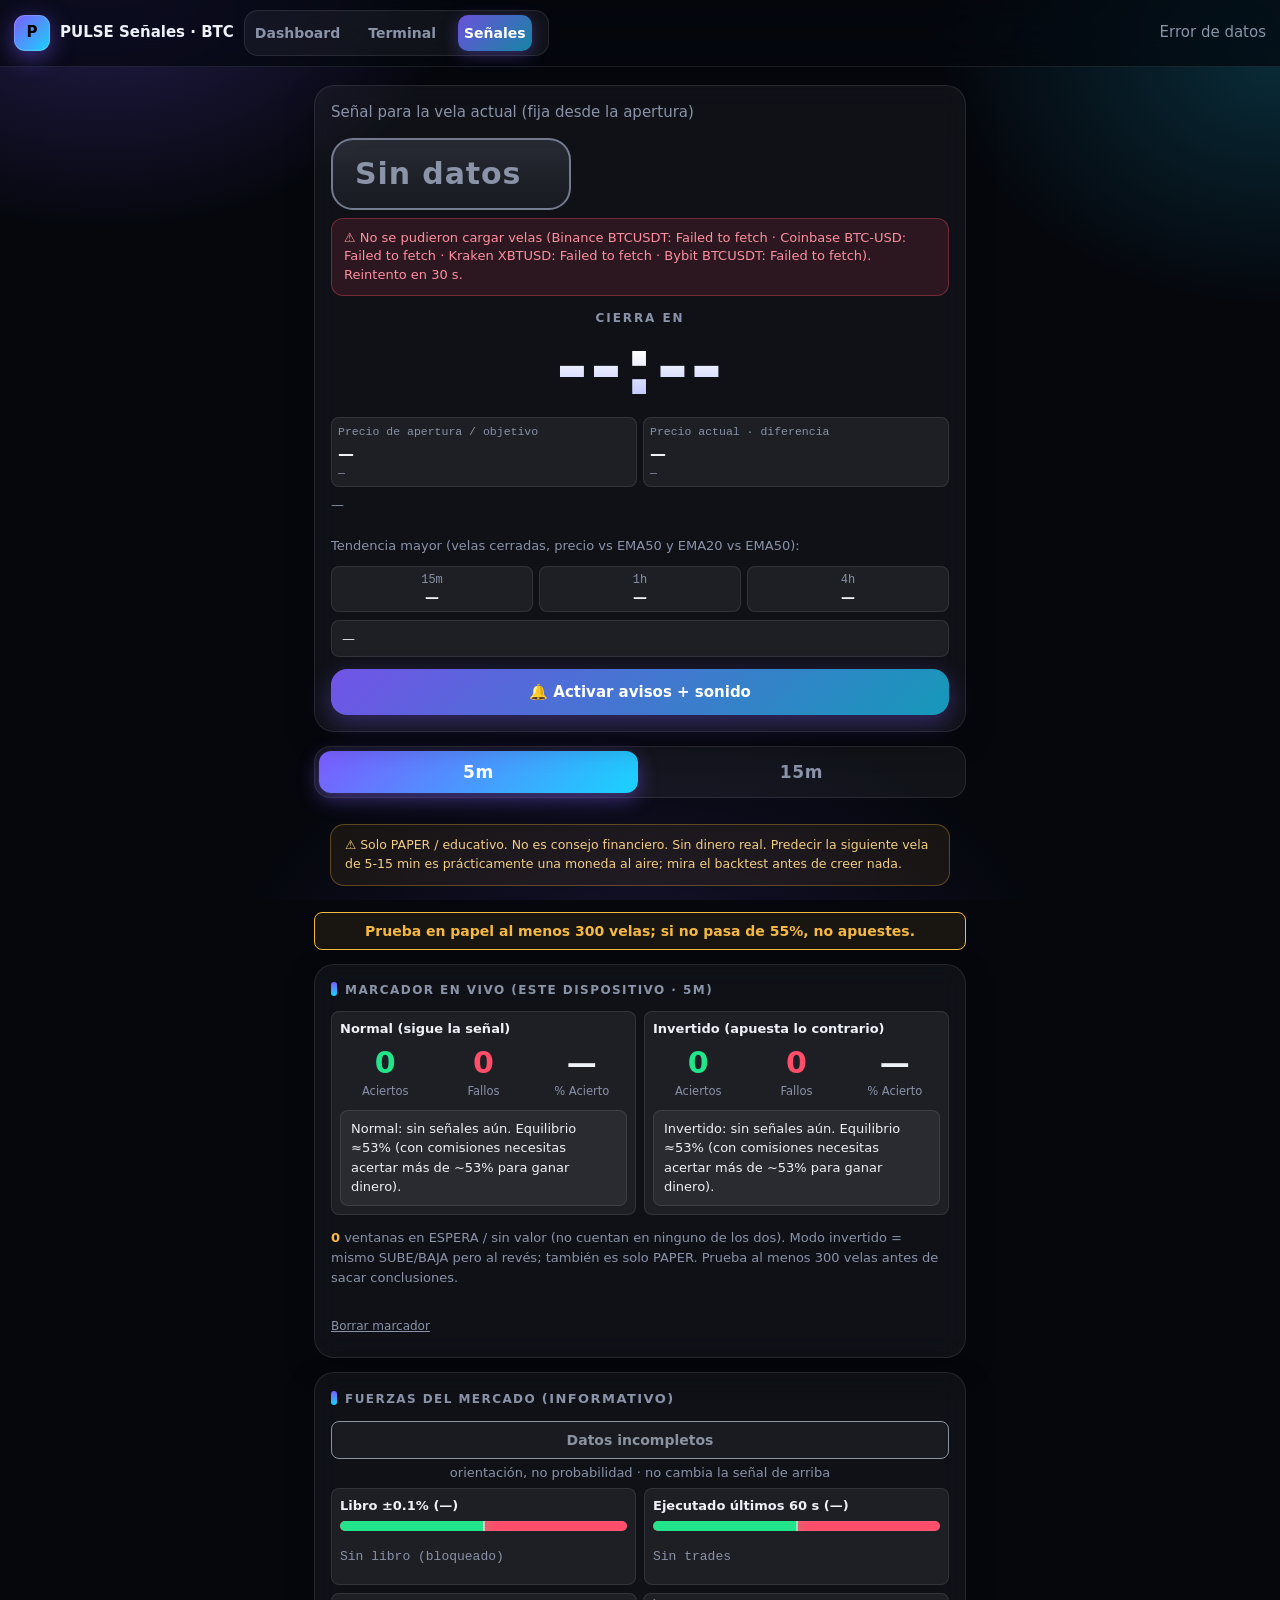
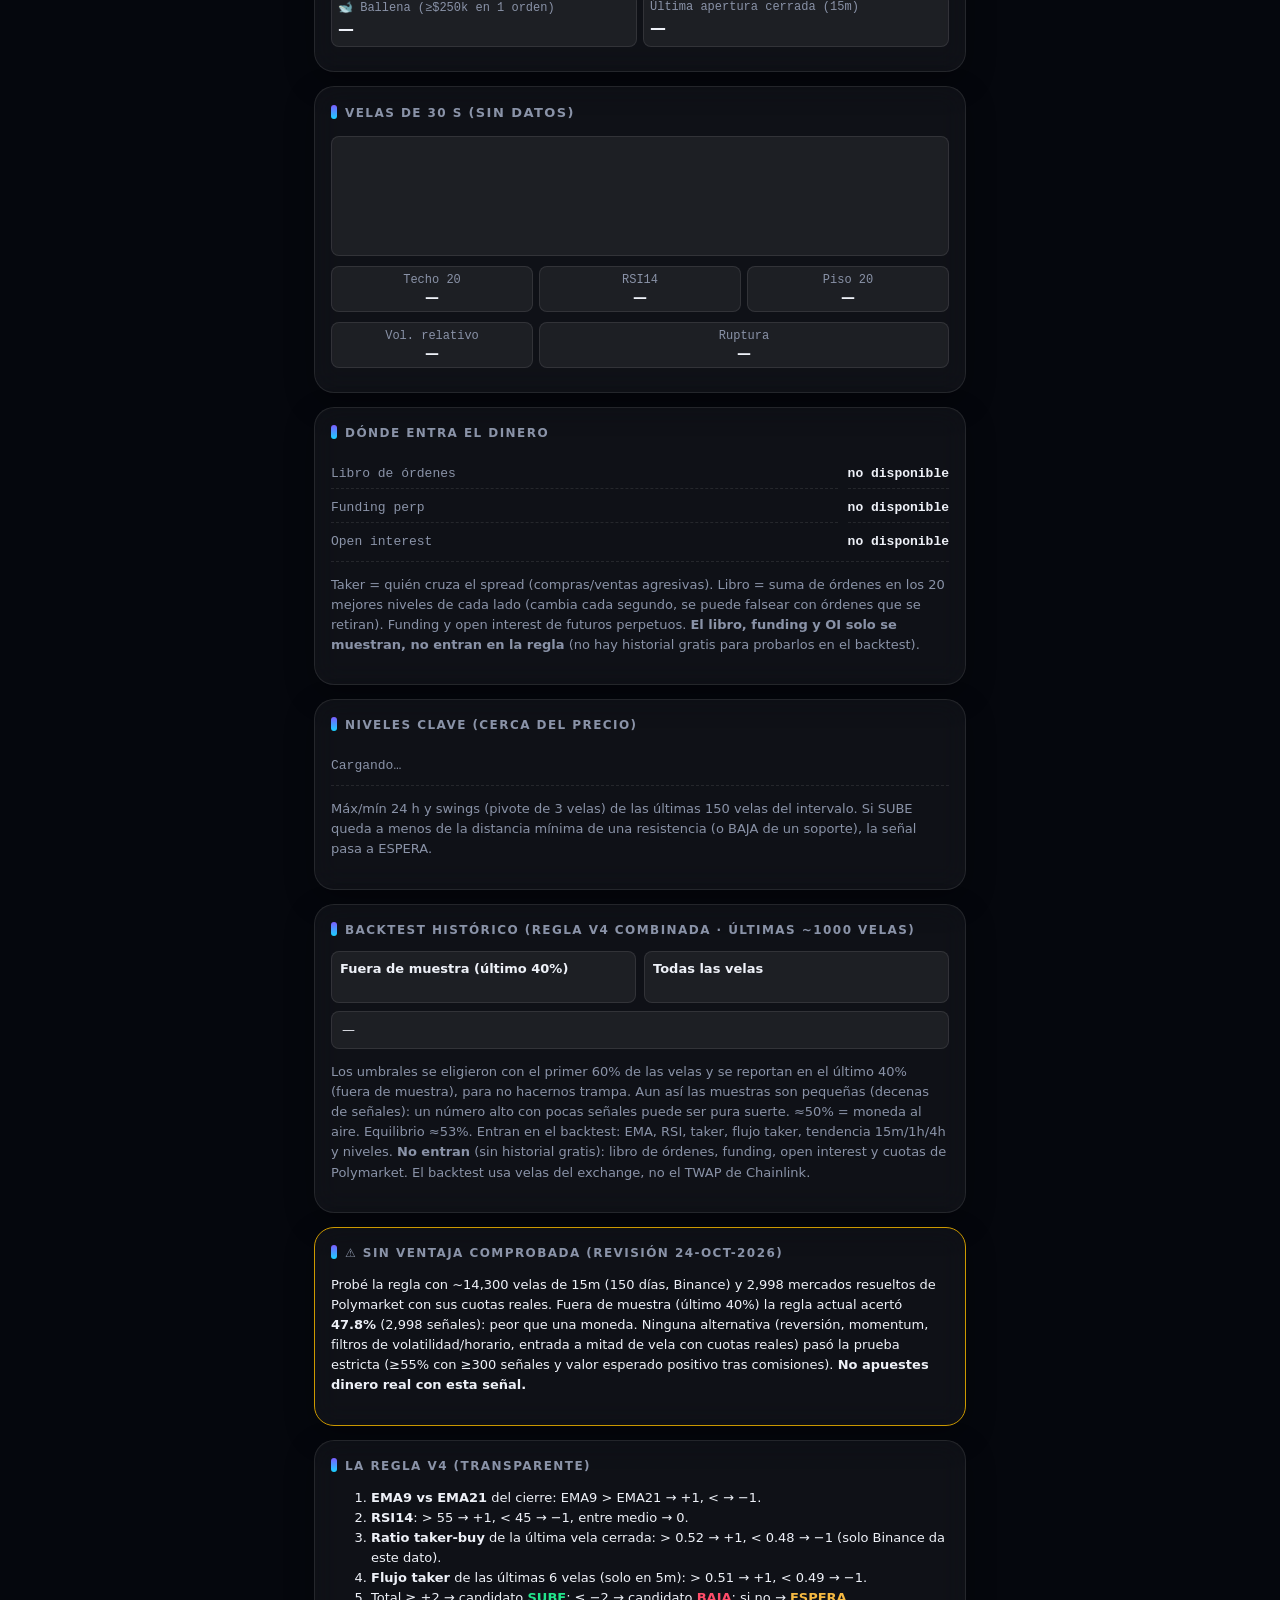
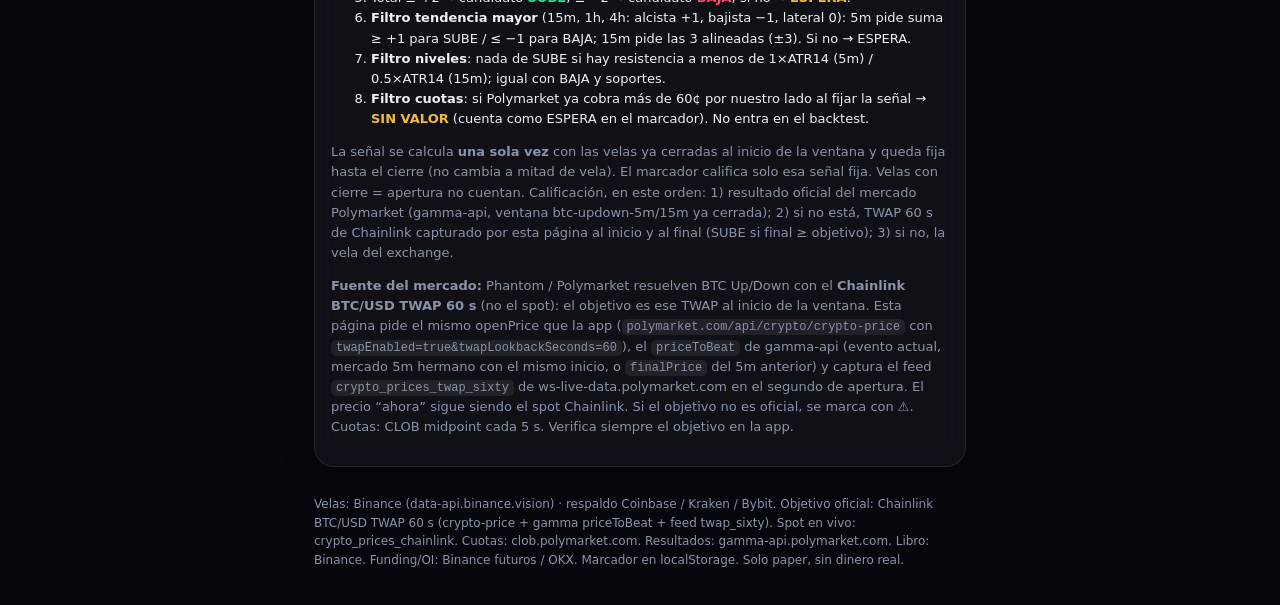
<file: senales.backup-2026-10-27.html>
<!doctype html><html lang="es"><head><meta charset="utf-8"><meta name="viewport" content="width=device-width,initial-scale=1,viewport-fit=cover">
<title>PULSE · Señales BTC v4 (PAPER)</title><meta name="theme-color" content="#0b0d10">
<link rel="manifest" href="manifest.json"><link rel="icon" href="icon-192.png"><link rel="apple-touch-icon" href="icon-192.png">
<meta name="apple-mobile-web-app-capable" content="yes"><meta name="mobile-web-app-capable" content="yes"><meta name="apple-mobile-web-app-status-bar-style" content="black-translucent"><meta name="apple-mobile-web-app-title" content="Señales">
<link rel="stylesheet" href="terminal.css?v=2"><link rel="stylesheet" href="senales.css?v=2">
<style>.dir.WAIT{color:#f5b942;border-color:#f5b942;background:rgba(245,185,66,.12);font-size:34px}
.tg{display:grid;grid-template-columns:1fr 1fr;gap:6px;margin:8px 0;font:12px var(--mono)}.tg div{background:var(--panel2);border-radius:8px;padding:6px}.tg b{display:block;font-size:16px}
.be{padding:8px 10px;border-radius:8px;background:var(--panel2);font-size:13px;margin-top:8px}.rule300{border:1px solid #f5b942;color:#f5b942;padding:8px 10px;border-radius:8px;font-weight:700;font-size:14px;text-align:center}
.trow{display:grid;grid-template-columns:repeat(3,1fr);gap:6px;margin:8px 0;font:12px var(--mono)}.trow div{background:var(--panel2);border-radius:8px;padding:6px;text-align:center}.trow b{display:block;font-size:14px}
.two{display:grid;grid-template-columns:1fr 1fr;gap:8px}.two>div{background:var(--panel2);border-radius:8px;padding:8px}.two h4{margin:0 0 6px;font-size:13px}.kv{display:grid;grid-template-columns:1fr auto;gap:4px 10px;font:13px var(--mono)}.kv span:nth-child(odd){color:var(--mut,#8a93a0)}
@media(max-width:520px){.two{grid-template-columns:1fr}}
.up{color:var(--green)}.dn{color:var(--red)}.am{color:#f5b942}</style></head><body>
<header class="hs"><div class="logo">P</div><b>PULSE Señales · BTC</b>
<nav><a href="./index.html">Dashboard</a><a href="./terminal.html">Terminal</a><a href="./senales.html" class="on">Señales</a></nav><div class="sp"></div>
<span class="mut" id="upd">—</span></header>
<main class="sw">
 <section class="panel big" id="big">
  <div class="mut" id="tgt">Señal para la vela actual (fija desde la apertura)</div>
  <div class="dirw"><span id="dir" class="dir gray">Cargando…</span></div>
  <div id="status" class="status" style="display:none"></div>
  <div class="cd"><span class="mut">Cierra en</span> <b id="cd">--:--</b></div>
  <div class="tg">
   <div><span class="mut">Precio de apertura / objetivo</span><b id="op">—</b><span class="mut" id="opsrc">—</span></div>
   <div><span class="mut">Precio actual · diferencia</span><b id="px">—</b><span id="diff" class="mut">—</span></div>
  </div>
  <div class="mut small" id="src">—</div>
  <div class="votes" id="votes"></div>
  <div class="mut small">Tendencia mayor (velas cerradas, precio vs EMA50 y EMA20 vs EMA50):</div>
  <div class="trow" id="trend"><div><span class="mut">15m</span><b>—</b></div><div><span class="mut">1h</span><b>—</b></div><div><span class="mut">4h</span><b>—</b></div></div>
  <div class="be" id="why">—</div>
  <button id="notif" type="button">🔔 Activar avisos + sonido</button>
 </section>
 <div class="ivsel" role="group" aria-label="Intervalo"><button data-iv="5m">5m</button><button data-iv="15m">15m</button></div>
 <div class="banner sm">⚠ Solo PAPER / educativo. No es consejo financiero. Sin dinero real. Predecir la siguiente vela de 5-15 min es prácticamente una moneda al aire; mira el backtest antes de creer nada.</div>
 <div class="rule300">Prueba en papel al menos 300 velas; si no pasa de 55%, no apuestes.</div>
 <section class="panel"><h3>Marcador en vivo (este dispositivo · <span id="ivl">5m</span>)</h3>
  <div class="two"><div><h4>Normal (sigue la señal)</h4>
  <div class="score"><div><b class="up" id="hits">0</b><span>Aciertos</span></div><div><b class="dn" id="miss">0</b><span>Fallos</span></div><div><b id="acc">—</b><span>% Acierto</span></div></div>
  <div class="be" id="belive">—</div></div>
  <div><h4>Invertido (apuesta lo contrario)</h4>
  <div class="score"><div><b class="up" id="ihits">0</b><span>Aciertos</span></div><div><b class="dn" id="imiss">0</b><span>Fallos</span></div><div><b id="iacc">—</b><span>% Acierto</span></div></div>
  <div class="be" id="ibelive">—</div></div></div>
  <p class="mut small"><b class="am" id="waits">0</b> ventanas en ESPERA / sin valor (no cuentan en ninguno de los dos). Modo invertido = mismo SUBE/BAJA pero al revés; también es solo PAPER. Prueba al menos 300 velas antes de sacar conclusiones.</p>
  <div class="hist" id="hist"></div><button id="reset" type="button" class="link">Borrar marcador</button></section>
 <section class="panel" id="xtra"><h3>Fuerzas del mercado <span class="mut small">(informativo)</span></h3>
 <div id="fzState" class="rule300">Cargando…</div><p class="mut small" style="text-align:center;margin:4px 0">orientación, no probabilidad · no cambia la señal de arriba</p>
 <div class="two"><div><h4>Libro ±0.1% (<span id="fzBkSrc">—</span>)</h4><div class="fzbar"><i id="fzBkB"></i></div><div class="kv" id="fzBk"><span>—</span><span></span></div></div>
 <div><h4>Ejecutado últimos 60 s (<span id="fzTrSrc">—</span>)</h4><div class="fzbar"><i id="fzTrB"></i></div><div class="kv" id="fzTr"><span>—</span><span></span></div></div></div>
 <div class="tg"><div>🐋 Ballena (≥$<span id="whTh">250k</span> en 1 orden)<b id="whale">—</b></div><div>Última apertura cerrada (15m)<b id="lastW">—</b></div></div></section>
<section class="panel"><h3>Velas de 30 s <span class="mut small" id="c30src"></span></h3>
 <svg id="c30" viewBox="0 0 300 110" preserveAspectRatio="none" style="width:100%;height:120px;background:var(--panel2);border-radius:8px"></svg>
 <div class="trow"><div>Techo 20<b id="c30hi">—</b></div><div>RSI14<b id="c30rsi">—</b></div><div>Piso 20<b id="c30lo">—</b></div></div>
 <div class="trow"><div>Vol. relativo<b id="c30rv">—</b></div><div style="grid-column:span 2">Ruptura<b id="c30brk">—</b></div></div></section>
<section class="panel"><h3>Dónde entra el dinero</h3><div class="kv" id="money"><span>Cargando…</span><span></span></div>
  <p class="mut small">Taker = quién cruza el spread (compras/ventas agresivas). Libro = suma de órdenes en los 20 mejores niveles de cada lado (cambia cada segundo, se puede falsear con órdenes que se retiran). Funding y open interest de futuros perpetuos. <b>El libro, funding y OI solo se muestran, no entran en la regla</b> (no hay historial gratis para probarlos en el backtest).</p></section>
 <section class="panel"><h3>Niveles clave (cerca del precio)</h3><div class="kv" id="lvls"><span>Cargando…</span><span></span></div>
  <p class="mut small">Máx/mín 24 h y swings (pivote de 3 velas) de las últimas 150 velas del intervalo. Si SUBE queda a menos de la distancia mínima de una resistencia (o BAJA de un soporte), la señal pasa a ESPERA.</p></section>
 <section class="panel"><h3>Backtest histórico (regla v4 combinada · últimas ~1000 velas)</h3>
  <div class="two"><div><h4>Fuera de muestra (último 40%)</h4><div class="kv" id="btoos"></div></div><div><h4>Todas las velas</h4><div class="kv" id="btall"></div></div></div>
  <div class="be" id="bebt">—</div>
  <p class="mut small">Los umbrales se eligieron con el primer 60% de las velas y se reportan en el último 40% (fuera de muestra), para no hacernos trampa. Aun así las muestras son pequeñas (decenas de señales): un número alto con pocas señales puede ser pura suerte. ≈50% = moneda al aire. Equilibrio ≈53%. Entran en el backtest: EMA, RSI, taker, flujo taker, tendencia 15m/1h/4h y niveles. <b>No entran</b> (sin historial gratis): libro de órdenes, funding, open interest y cuotas de Polymarket. El backtest usa velas del exchange, no el TWAP de Chainlink.</p></section>
<section class="panel" style="border:1px solid #c90"><h3>⚠️ Sin ventaja comprobada (revisión 24-oct-2026)</h3><p class="small">Probé la regla con ~14,300 velas de 15m (150 días, Binance) y 2,998 mercados resueltos de Polymarket con sus cuotas reales. Fuera de muestra (último 40%) la regla actual acertó <b>47.8%</b> (2,998 señales): peor que una moneda. Ninguna alternativa (reversión, momentum, filtros de volatilidad/horario, entrada a mitad de vela con cuotas reales) pasó la prueba estricta (≥55% con ≥300 señales y valor esperado positivo tras comisiones). <b>No apuestes dinero real con esta señal.</b></p></section>
 <section class="panel"><h3>La regla v4 (transparente)</h3><ol class="small">
  <li><b>EMA9 vs EMA21</b> del cierre: EMA9 &gt; EMA21 → +1, &lt; → −1.</li>
  <li><b>RSI14</b>: &gt; 55 → +1, &lt; 45 → −1, entre medio → 0.</li>
  <li><b>Ratio taker-buy</b> de la última vela cerrada: &gt; 0.52 → +1, &lt; 0.48 → −1 (solo Binance da este dato).</li>
  <li><b>Flujo taker</b> de las últimas 6 velas (solo en 5m): &gt; 0.51 → +1, &lt; 0.49 → −1.</li>
  <li>Total ≥ +2 → candidato <b class="up">SUBE</b>; ≤ −2 → candidato <b class="dn">BAJA</b>; si no → <b class="am">ESPERA</b>.</li>
  <li><b>Filtro tendencia mayor</b> (15m, 1h, 4h: alcista +1, bajista −1, lateral 0): 5m pide suma ≥ +1 para SUBE / ≤ −1 para BAJA; 15m pide las 3 alineadas (±3). Si no → ESPERA.</li>
  <li><b>Filtro niveles</b>: nada de SUBE si hay resistencia a menos de 1×ATR14 (5m) / 0.5×ATR14 (15m); igual con BAJA y soportes.</li>
  <li><b>Filtro cuotas</b>: si Polymarket ya cobra más de 60¢ por nuestro lado al fijar la señal → <b class="am">SIN VALOR</b> (cuenta como ESPERA en el marcador). No entra en el backtest.</li></ol>
  <p class="mut small">La señal se calcula <b>una sola vez</b> con las velas ya cerradas al inicio de la ventana y queda fija hasta el cierre (no cambia a mitad de vela). El marcador califica solo esa señal fija. Velas con cierre = apertura no cuentan. Calificación, en este orden: 1) resultado oficial del mercado Polymarket (gamma-api, ventana btc-updown-5m/15m ya cerrada); 2) si no está, TWAP 60 s de Chainlink capturado por esta página al inicio y al final (SUBE si final ≥ objetivo); 3) si no, la vela del exchange.</p>
  <p class="mut small"><b>Fuente del mercado:</b> Phantom / Polymarket resuelven BTC Up/Down con el <b>Chainlink BTC/USD TWAP 60 s</b> (no el spot): el objetivo es ese TWAP al inicio de la ventana. Esta página pide el mismo openPrice que la app (<code>polymarket.com/api/crypto/crypto-price</code> con <code>twapEnabled=true&amp;twapLookbackSeconds=60</code>), el <code>priceToBeat</code> de gamma-api (evento actual, mercado 5m hermano con el mismo inicio, o <code>finalPrice</code> del 5m anterior) y captura el feed <code>crypto_prices_twap_sixty</code> de ws-live-data.polymarket.com en el segundo de apertura. El precio “ahora” sigue siendo el spot Chainlink. Si el objetivo no es oficial, se marca con ⚠. Cuotas: CLOB midpoint cada 5 s. Verifica siempre el objetivo en la app.</p></section>
</main>
<footer>Velas: Binance (data-api.binance.vision) · respaldo Coinbase / Kraken / Bybit. Objetivo oficial: Chainlink BTC/USD TWAP 60 s (crypto-price + gamma priceToBeat + feed twap_sixty). Spot en vivo: crypto_prices_chainlink. Cuotas: clob.polymarket.com. Resultados: gamma-api.polymarket.com. Libro: Binance. Funding/OI: Binance futuros / OKX. Marcador en localStorage. Solo paper, sin dinero real.</footer>
<script>
// PULSE Señales v3 (todo en esta página). Regla pura + UI.
(function(root){
function emaLast(v,n){if(v.length<n)return null;const k=2/(n+1);let e=v.slice(0,n).reduce((a,b)=>a+b,0)/n;for(let i=n;i<v.length;i++)e=v[i]*k+e*(1-k);return e}
function rsi(v,n){n=n||14;if(v.length<=n)return null;let g=0,l=0;for(let i=1;i<=n;i++){const d=v[i]-v[i-1];if(d>0)g+=d;else l-=d}g/=n;l/=n;for(let i=n+1;i<v.length;i++){const d=v[i]-v[i-1];g=(g*(n-1)+(d>0?d:0))/n;l=(l*(n-1)+(d<0?-d:0))/n}if(l===0)return g===0?50:100;return 100-100/(1+g/l)}
function atr(c,n){n=n||14;if(c.length<n+1)return null;let s=0;for(let i=c.length-n;i<c.length;i++){const p=c[i-1].c,x=c[i];s+=Math.max(x.h-x.l,Math.abs(x.h-p),Math.abs(x.l-p))}return s/n}
// Parámetros elegidos con train/test (ver backtest). DEF = regla v3 original + filtros nuevos.
const DEF={'5m':{minScore:2,htfMin:1,lvlK:1,flowN:6},'15m':{minScore:2,htfMin:3,lvlK:0.5,flowN:0}};
const MIN_SCORE=2,ODDS_MAX=0.60;
// Tendencia de una temporalidad con velas cerradas: precio vs EMA50 y EMA20 vs EMA50
function trend(c){if(!c||c.length<60)return null;const cl=c.slice(-250).map(x=>x.c),e20=emaLast(cl,20),e50=emaLast(cl,50),p=cl[cl.length-1];
  const s=p>e50&&e20>e50?1:p<e50&&e20<e50?-1:0;return {s,label:s>0?'alcista':s<0?'bajista':'lateral',e20,e50,p}}
// velas cerradas antes de t (búsqueda binaria por T)
function closedBefore(c,t){let lo=0,hi=c.length;while(lo<hi){const m=(lo+hi)>>1;if(c[m].T<t)lo=m+1;else hi=m}return c.slice(Math.max(0,lo-250),lo)}
function flow(c,n){const w=c.slice(-n).filter(x=>x.tb!=null&&x.v>0);if(!w.length)return null;const v=w.reduce((a,x)=>a+x.v,0),b=w.reduce((a,x)=>a+x.tb,0);return v>0?b/v:null}
function volSpike(c,n){n=n||20;if(c.length<n+1)return null;const last=c[c.length-1],avg=c.slice(-n-1,-1).reduce((a,x)=>a+x.v,0)/n;return avg>0?last.v/avg:null}
// niveles: máx/mín 24h + swings (pivote 3 velas) recientes
function levels(c,ms){if(c.length<30)return null;const last=c[c.length-1],p=last.c,d24=c.filter(x=>x.t>last.T-86400000);
  const hi24=Math.max(...d24.map(x=>x.h)),lo24=Math.min(...d24.map(x=>x.l));const w=c.slice(-150),sh=[],sl=[];
  for(let i=3;i<w.length-3;i++){let H=true,L=true;for(let j=1;j<=3;j++){if(!(w[i].h>w[i-j].h&&w[i].h>=w[i+j].h))H=false;if(!(w[i].l<w[i-j].l&&w[i].l<=w[i+j].l))L=false}if(H)sh.push(w[i].h);if(L)sl.push(w[i].l)}
  const all=sh.concat(sl,[hi24,lo24]),res=all.filter(x=>x>p),sup=all.filter(x=>x<p);
  return {p,hi24,lo24,res:res.length?Math.min(...res):null,sup:sup.length?Math.max(...sup):null,atr:atr(c,14)}}
// candles cerradas (antigua primero) del intervalo; ctx={htf:{'15m':[],'1h':[],'4h':[]},t,P}
function predict(candles,ctx){
  ctx=ctx||{};if(!candles||candles.length<22)return null;const P=ctx.P||DEF['5m'];
  const cl=candles.map(x=>x.c),last=candles[candles.length-1];
  const e9=emaLast(cl,9),e21=emaLast(cl,21),r=rsi(cl,14);
  const vEma=e9>e21?1:e9<e21?-1:0, vRsi=r==null?0:r>55?1:r<45?-1:0;
  const tr=(last.tb!=null&&last.v>0)?last.tb/last.v:null, vTk=tr==null?0:tr>0.52?1:tr<0.48?-1:0;
  const fl=P.flowN?flow(candles,P.flowN):null, vFl=fl==null||!P.flowN?0:fl>0.51?1:fl<0.49?-1:0;
  const score=vEma+vRsi+vTk+vFl;
  let raw=score>=P.minScore?'UP':score<=-P.minScore?'DOWN':'WAIT',dir=raw,why=raw==='WAIT'?'puntaje insuficiente':'';
  // tendencia mayor
  const tf={};let hs=0,hn=0;const t=ctx.t!=null?ctx.t:last.T+1;
  if(ctx.htf)for(const k of ['15m','1h','4h']){const c=ctx.htf[k];if(!c)continue;const tt=trend(closedBefore(c,t));tf[k]=tt;if(tt){hs+=tt.s;hn++}}
  if(dir!=='WAIT'&&P.htfMin&&!hn){dir='WAIT';why='sin datos de tendencia mayor'}
  if(dir!=='WAIT'&&P.htfMin&&hn){if(dir==='UP'&&hs<P.htfMin){dir='WAIT';why='contra la tendencia mayor'}if(dir==='DOWN'&&hs>-P.htfMin){dir='WAIT';why='contra la tendencia mayor'}}
  const lv=levels(candles.slice(-400));
  if(dir!=='WAIT'&&P.lvlK&&lv&&lv.atr){if(dir==='UP'&&lv.res!=null&&lv.res-lv.p<P.lvlK*lv.atr){dir='WAIT';why='SUBE justo bajo resistencia'}
    if(dir==='DOWN'&&lv.sup!=null&&lv.p-lv.sup<P.lvlK*lv.atr){dir='WAIT';why='BAJA justo sobre soporte'}}
  return {dir,raw,why,score,ema9:e9,ema21:e21,rsi:r,taker:tr,flow:fl,htf:tf,htfSum:hs,lv,vol:volSpike(candles),votes:{ema:vEma,rsi:vRsi,taker:vTk,flow:vFl}};
}
function outcome(c){return c.c>c.o?'UP':c.c<c.o?'DOWN':null}
// Backtest: señal con velas cerradas antes de la vela i; evalúa vela i. Devuelve normal e invertido. from/to = rango de índices
function backtest(candles,opt){opt=opt||{};const warm=opt.warm||60,from=Math.max(warm,22,opt.from||0),to=opt.to==null?candles.length:opt.to;let hit=0,miss=0,skip=0,flat=0;
  for(let i=from;i<to;i++){const p=predict(candles.slice(Math.max(0,i-400),i),{htf:opt.htf,t:candles[i].t,P:opt.P});if(!p)continue;
    if(p.dir==='WAIT'){skip++;continue}const o=outcome(candles[i]);if(!o){flat++;continue}p.dir===o?hit++:miss++}
  const n=hit+miss;return {hit,miss,n,skip,flat,acc:n?100*hit/n:null,inv:n?100*miss/n:null}}
function fromBinance(k){return {t:+k[0],T:+k[6],o:+k[1],h:+k[2],l:+k[3],c:+k[4],v:+k[5],tb:+k[9]}}
function twap(ticks,t){const w=ticks.filter(x=>x.t>t-60000&&x.t<=t);if(w.length<30)return null;return w.reduce((a,x)=>a+x.v,0)/w.length}
const api={emaLast,rsi,atr,trend,closedBefore,flow,volSpike,levels,predict,outcome,backtest,fromBinance,twap,DEF,MIN_SCORE,ODDS_MAX};
if(typeof module!=='undefined'&&module.exports)module.exports=api;else root.SR=api;
})(typeof self!=='undefined'?self:this);
if(typeof document!=='undefined')(function(){
const $=id=>document.getElementById(id);
const MS={'5m':300000,'15m':900000},CB={'5m':300,'15m':900},BE=53;
let iv=localStorage.getItem('senales_iv');if(!MS[iv])iv='5m';
let cur=null,loading=false,src='',lastPx=null;
const K=()=>'senales4_preds_'+iv;
const load=()=>{try{return JSON.parse(localStorage.getItem(K()))||[]}catch(e){return []}};
const save=a=>localStorage.setItem(K(),JSON.stringify(a.slice(-1000)));
const fmt=n=>n==null?'—':'$'+n.toLocaleString('es-MX',{minimumFractionDigits:2,maximumFractionDigits:2});
const lbl=d=>d==='UP'?'SUBE ▲':d==='DOWN'?'BAJA ▼':'ESPERA / NO APOSTAR';
const counts=p=>p.dir!=='WAIT'&&!p.noValue;
// ---- Chainlink BTC/USD (feed público de Polymarket) ----
// Spot = precio "ahora". TWAP 60 s = objetivo oficial de Phantom/Polymarket (mismo que crypto-price?twapEnabled=true&twapLookbackSeconds=60).
let ticks=[],clOk=false,ws=null;
const TW='senales3_cltwap';
const twLoad=()=>{try{return JSON.parse(localStorage.getItem(TW))||{}}catch(e){return {}}};
function twSave(t,v){const o=twLoad();o[t]=v;const ks=Object.keys(o).map(Number).sort((a,b)=>a-b);while(ks.length>3000)delete o[ks.shift()];localStorage.setItem(TW,JSON.stringify(o))}
function addTick(t,v){if(!isFinite(v)||!isFinite(t))return;if(t<1e12)t*=1000;if(ticks.length&&t<=ticks[ticks.length-1].t){if(!ticks.some(x=>x.t===t)){ticks.push({t,v});ticks.sort((a,b)=>a.t-b.t)}}else ticks.push({t,v});
  const cut=Date.now()-1200000;while(ticks.length&&ticks[0].t<cut)ticks.shift();clOk=true;captureBoundaries()}
function addTwap60(t,v){if(!isFinite(v)||!isFinite(t))return;if(t<1e12)t*=1000;
  // El objetivo oficial es el TWAP 60 s en el segundo exacto de apertura (no el spot).
  for(const g of [300000,900000]){if(t%g===0)cxSave(t,v); else {const b=Math.floor(t/g)*g;if(t-b<=1500)cxSave(b,v)}}}
function captureBoundaries(){if(!ticks.length)return;const last=ticks[ticks.length-1].t,o=twLoad();
  for(const g of [300000,900000]){const b=Math.floor(last/g)*g;for(const bb of [b,b-g]){if(o[bb]==null&&last>=bb&&ticks[0].t<=bb-55000){const v=SR.twap(ticks,bb);if(v!=null)twSave(bb,v)}}}}
const CLX='senales5_cltwap60'; // v5: TWAP 60 s oficial (antes senales4_clexact guardaba spot ≠ app)
const cxLoad=()=>{try{return JSON.parse(localStorage.getItem(CLX))||{}}catch(e){return {}}};
function cxSave(t,v){const o=cxLoad();if(o[t]!=null)return;o[t]=v;const ks=Object.keys(o).map(Number).sort((a,b)=>a-b);while(ks.length>3000)delete o[ks.shift()];localStorage.setItem(CLX,JSON.stringify(o))}
let clLast=0,clBack=1000,clTimer=null;
function clKill(){if(ws){const w=ws;ws=null;try{clearInterval(w._p)}catch(e){}w.onopen=w.onmessage=w.onclose=w.onerror=null;try{w.close()}catch(e){}}clOk=false}
function clSchedule(){clearTimeout(clTimer);clTimer=setTimeout(connectCL,clBack);clBack=Math.min(clBack*2,15000)}
function connectCL(){clearTimeout(clTimer);clKill();let w;try{w=new WebSocket('wss://ws-live-data.polymarket.com')}catch(e){console.warn('CL',e);clSchedule();return}ws=w;
  const sub=()=>{try{w.send(JSON.stringify({action:'subscribe',subscriptions:[
    {topic:'crypto_prices_chainlink',type:'*',filters:'{"symbol":"btc/usd"}'},
    {topic:'crypto_prices_twap_sixty',type:'*',filters:'{"symbol":"btc/usd"}'}
  ]}))}catch(e){}};
  w.onopen=()=>{clLast=Date.now();sub();w._p=setInterval(()=>{if(w.readyState===1)try{w.send('PING')}catch(e){}},5000)};
  w.onmessage=m=>{if(ws!==w)return;clLast=Date.now();let j;try{j=JSON.parse(m.data)}catch(e){return}const p=j&&j.payload;if(!p)return;
    const topic=j.topic||'', isTwap=topic==='crypto_prices_twap_sixty';
    const ingest=(ts,val)=>{if(isTwap)addTwap60(ts,val); else addTick(ts,val)};
    if(Array.isArray(p.data))p.data.forEach(x=>ingest(+x.timestamp,+x.value));
    else if(p.symbol==='btc/usd'&&p.value!=null)ingest(+p.timestamp,+p.value);
    clBack=1000;render()};
  w.onclose=()=>{if(ws!==w)return;clearInterval(w._p);ws=null;clOk=false;clSchedule()};w.onerror=()=>{try{w.close()}catch(e){}}}
// vigilante: iOS Safari mata el socket al bloquear/cambiar de app sin avisar
setInterval(()=>{if(!ws||(ws.readyState===1&&Date.now()-clLast>12000)||(ws.readyState===0&&Date.now()-clLast>15000)){clLast=Date.now();connectCL()}},4000);
const clWake=()=>{if(document.visibilityState!=='hidden'&&(!ws||ws.readyState!==1||Date.now()-clLast>6000))connectCL()};
document.addEventListener('visibilitychange',clWake);window.addEventListener('pageshow',clWake);window.addEventListener('online',clWake);window.addEventListener('focus',clWake);
// ---- velas de exchange ----
function tfetch(u,ms){const c=typeof AbortController!=='undefined'?new AbortController():null;const t=setTimeout(function(){if(c)c.abort()},ms||9000);
  return fetch(u,{cache:'no-store',signal:c?c.signal:undefined}).then(function(r){clearTimeout(t);if(!r.ok)throw new Error('HTTP '+r.status);return r.json()},function(e){clearTimeout(t);throw e})}
const SRC=[
 ['Binance BTCUSDT',async()=>(await tfetch(`https://data-api.binance.vision/api/v3/klines?symbol=BTCUSDT&interval=${iv}&limit=1000`)).map(SR.fromBinance)],
 ['Coinbase BTC-USD',async()=>{const g=CB[iv];let out=[],end=Math.floor(Date.now()/1000);
   for(let p=0;p<4;p++){const st=end-300*g;const a=await tfetch(`https://api.exchange.coinbase.com/products/BTC-USD/candles?granularity=${g}&start=${new Date(st*1000).toISOString()}&end=${new Date(end*1000).toISOString()}`);if(!a.length)break;out=a.concat(out);end=st}
   return out.map(x=>({t:x[0]*1000,T:x[0]*1000+MS[iv]-1,o:+x[3],h:+x[2],l:+x[1],c:+x[4],v:+x[5],tb:null}))}],
 ['Kraken XBTUSD',async()=>{const j=await tfetch(`https://api.kraken.com/0/public/OHLC?pair=XBTUSD&interval=${MS[iv]/60000}`);const k=Object.keys(j.result).filter(x=>x!=='last')[0];
   return j.result[k].map(x=>({t:x[0]*1000,T:x[0]*1000+MS[iv]-1,o:+x[1],h:+x[2],l:+x[3],c:+x[4],v:+x[6],tb:null}))}],
 ['Bybit BTCUSDT',async()=>{const j=await tfetch(`https://api.bybit.com/v5/market/kline?category=spot&symbol=BTCUSDT&interval=${MS[iv]/60000}&limit=1000`);
   return j.result.list.map(x=>({t:+x[0],T:+x[0]+MS[iv]-1,o:+x[1],h:+x[2],l:+x[3],c:+x[4],v:+x[5],tb:null}))}]
];
async function fetchCandles(){const errs=[];
  for(const [name,fn] of SRC){try{const a=await fn();const m=new Map();a.forEach(c=>{if(isFinite(c.c))m.set(c.t,c)});const out=[...m.values()].sort((x,y)=>x.t-y.t).slice(-1000);
      if(out.length<30)throw new Error('pocas velas');src=name+(name.indexOf('Binance')===0?'':' (sin taker)');return out}
    catch(e){console.warn(name,e);errs.push(name+': '+(e&&e.name==='AbortError'?'timeout':(e&&e.message||e)))}}
  throw new Error(errs.join(' · '))}
let htfC={},htfAt=0;
async function fetchHTF(all){const out={};if(iv==='15m')out['15m']=all;
  if(Date.now()-htfAt>60000){for(const k of ['15m','1h','4h']){if(k==='15m'&&iv==='15m')continue;try{htfC[k]=(await tfetch(`https://data-api.binance.vision/api/v3/klines?symbol=BTCUSDT&interval=${k}&limit=1000`)).map(SR.fromBinance)}catch(e){console.warn('HTF',k,e)}}htfAt=Date.now()}
  for(const k of ['15m','1h','4h'])if(!out[k]&&htfC[k])out[k]=htfC[k];return out}
// ---- dónde entra el dinero ----
let money={};const OIK='senales4_okxoi';
async function fetchMoney(){const m={};
  try{const d=await tfetch('https://data-api.binance.vision/api/v3/depth?symbol=BTCUSDT&limit=20',7000);const b=d.bids.reduce((a,x)=>a+ +x[1],0),k=d.asks.reduce((a,x)=>a+ +x[1],0);m.ob={b,a:k,imb:(b-k)/(b+k)};m.obSrc='Binance'}catch(e){m.obErr=String(e&&e.message||e)}
  try{const f=await tfetch('https://fapi.binance.com/fapi/v1/premiumIndex?symbol=BTCUSDT',6000);m.fund=+f.lastFundingRate;m.fundSrc='Binance futuros';
    const h=await tfetch('https://fapi.binance.com/futures/data/openInterestHist?symbol=BTCUSDT&period=5m&limit=13',6000);if(h.length>1){const a=+h[0].sumOpenInterest,z=+h[h.length-1].sumOpenInterest;m.oi=z;m.oiCh=100*(z-a)/a;m.oiWin='1 h';m.oiSrc='Binance futuros'}}
  catch(e){m.fapiErr=String(e&&e.message||e)}
  if(m.fund==null)try{const f=await tfetch('https://www.okx.com/api/v5/public/funding-rate?instId=BTC-USDT-SWAP',6000);m.fund=+f.data[0].fundingRate;m.fundSrc='OKX'}catch(e){m.okxErr=1}
  if(m.oi==null)try{const o=await tfetch('https://www.okx.com/api/v5/public/open-interest?instId=BTC-USDT-SWAP',6000);const z=+o.data[0].oiCcy,now=Date.now();m.oi=z;m.oiSrc='OKX';
    let h=[];try{h=JSON.parse(localStorage.getItem(OIK))||[]}catch(e){}h.push([now,z]);h=h.filter(x=>x[0]>now-7200000);localStorage.setItem(OIK,JSON.stringify(h));
    const old=h.find(x=>x[0]<=now-1800000);if(old){m.oiCh=100*(z-old[1])/old[1];m.oiWin=Math.round((now-old[0])/60000)+' min'}}catch(e){m.okxErr=1}
  money=m;render()}
function beTxt(acc,n,what){if(acc==null)return `${what}: sin señales aún. Equilibrio ≈${BE}% (con comisiones necesitas acertar más de ~${BE}% para ganar dinero).`;
  const d=acc-BE;return `${what}: ${acc.toFixed(1)}% en ${n} señales vs equilibrio ~${BE}% → ${d>0?'<b class="up">+'+d.toFixed(1)+' pts por encima</b>':'<b class="dn">'+d.toFixed(1)+' pts por debajo (perderías dinero)</b>'}${n<300?' · muestra pequeña (&lt;300), no es concluyente':''}.`}
// ---- Polymarket gamma-api (CORS abierto): cuotas en vivo y resultado oficial de ventanas cerradas ----
let pmOdds=null,pmMeta=null;
const PM_VAR={'5m':'fiveminute','15m':'fifteen'};
function pmIso(sec){return new Date(sec*1000).toISOString().replace(/\.\d{3}Z$/,'Z')}
async function pmGammaMeta(slug){try{const a=await tfetch('https://gamma-api.polymarket.com/events?slug='+slug,7000);const e=a&&a[0];if(!e)return {};return e.eventMetadata||(e.markets&&e.markets[0]&&e.markets[0].eventMetadata)||{}}catch(e){return {}}}
// Mismo endpoint que usa la app Phantom/Polymarket para el objetivo en vivo (TWAP 60 s).
async function pmCryptoOpen(tOpen,myIv){try{const t0=Math.floor(tOpen/1000),t1=t0+MS[myIv]/1000;
  const j=await tfetch(`https://polymarket.com/api/crypto/crypto-price?symbol=BTC&eventStartTime=${pmIso(t0)}&variant=${PM_VAR[myIv]}&endDate=${pmIso(t1)}&twapEnabled=true&twapLookbackSeconds=60`,3000);
  const v=+j.openPrice;return (isFinite(v)&&v>0)?v:null}catch(e){return null}}
// metadatos de la ventana actual + objetivo oficial (TWAP 60 s)
async function pmMetaGet(myIv,tOpen){if(pmMeta&&pmMeta.t===tOpen&&pmMeta.iv===myIv&&(pmMeta.ptb!=null||Date.now()-pmMeta.at<20000))return pmMeta;
  const e=await pmEvent(tOpen,myIv);const m=e&&e.markets&&e.markets[0];if(!m)return pmMeta=null;
  const o=JSON.parse(m.outcomes||'[]'),tk=JSON.parse(m.clobTokenIds||'[]'),em=e.eventMetadata||m.eventMetadata||{};let ptb=+em.priceToBeat,ptbSrc=null;
  if(isFinite(ptb)&&ptb)ptbSrc='gamma';
  if(!ptbSrc){const mm=String(m.description||'').match(/price to beat[^$\d]*\$?([\d,]+\.\d+)/i);if(mm){ptb=+mm[1].replace(/,/g,'');if(isFinite(ptb)&&ptb)ptbSrc='desc'}}
  // 5m con el mismo inicio: gamma suele publicar priceToBeat ahí antes que en el 15m (misma TWAP 60 s).
  if(!ptbSrc){const em5=await pmGammaMeta('btc-updown-5m-'+Math.floor(tOpen/1000));const v=+em5.priceToBeat;if(isFinite(v)&&v){ptb=v;ptbSrc='gamma-5m'}}
  // finalPrice del 5m anterior = openPrice TWAP 60 s de esta ventana (cadena oficial).
  if(!ptbSrc){const emP=await pmGammaMeta('btc-updown-5m-'+(Math.floor(tOpen/1000)-300));const v=+emP.finalPrice;if(isFinite(v)&&v){ptb=v;ptbSrc='gamma-prev-final'}}
  if(!ptbSrc){const v=await pmCryptoOpen(tOpen,myIv);if(v){ptb=v;ptbSrc='crypto-price-twap60'}}
  return pmMeta={t:tOpen,iv:myIv,at:Date.now(),slug:e.slug,up:tk[o.indexOf('Up')],down:tk[o.indexOf('Down')],ptb:ptbSrc?ptb:null,ptbSrc,gUp:+JSON.parse(m.outcomePrices||'[]')[o.indexOf('Up')]}}
// cuotas EN VIVO del libro CLOB (midpoint; si no, último trade)
async function clobPx(tok){try{const j=await tfetch('https://clob.polymarket.com/midpoint?token_id='+tok,5000);const v=+j.mid;if(v>0&&v<1)return v}catch(e){}
  try{const j=await tfetch('https://clob.polymarket.com/last-trade-price?token_id='+tok,5000);const v=+j.price;if(v>0&&v<1)return v}catch(e){}return null}
async function pmLive(myIv,tOpen){try{const M=await pmMetaGet(myIv,tOpen);if(!M||!M.up){pmOdds=null;return}
  let [u,d]=await Promise.all([clobPx(M.up),clobPx(M.down)]);if(u==null&&d!=null)u=1-d;if(d==null&&u!=null)d=1-u;
  if(u==null){pmOdds=null;return}pmOdds={t:tOpen,up:u,down:d,slug:M.slug,src:'CLOB',at:Date.now()}}catch(e){console.warn('PM odds',e)}}
const PMK='senales3_pmres';
const pmLoad=()=>{try{return JSON.parse(localStorage.getItem(PMK))||{}}catch(e){return {}}};
async function pmEvent(t,ivx){const a=await tfetch(`https://gamma-api.polymarket.com/events?slug=btc-updown-${ivx}-${Math.floor(t/1000)}`,7000);return a&&a[0]}
async function pmUpdate(myIv,tOpen,preds){
  await pmLive(myIv,tOpen);
  const store=pmLoad();const pend=preds.filter(p=>p.dir!=='WAIT'&&p.t+MS[myIv]<=Date.now()&&p.t>Date.now()-86400000&&!(store[myIv+p.t])).slice(-6);
  for(const p of pend){try{const e=await pmEvent(p.t,myIv);const m=e&&e.markets&&e.markets[0];if(!m||!m.closed)continue;const pr=JSON.parse(m.outcomePrices||'[]'),o=JSON.parse(m.outcomes||'[]');
    const up=+pr[o.indexOf('Up')];if(up!==0&&up!==1)continue;store[myIv+p.t]={res:up===1?'UP':'DOWN',ptb:e.eventMetadata&&e.eventMetadata.priceToBeat};}catch(e){}}
  const ks=Object.keys(store);if(ks.length>3000)ks.slice(0,ks.length-3000).forEach(k=>delete store[k]);localStorage.setItem(PMK,JSON.stringify(store));return store}
async function refresh(){
  if(loading)return;loading=true;const myIv=iv;
  try{
    const all=await fetchCandles();if(myIv!==iv)return;const now=Date.now();
    const closed=all.filter(c=>c.T<now),open=all.find(c=>c.T>=now);
    const tOpen=Math.floor(now/MS[iv])*MS[iv];
    const htf=await fetchHTF(all);if(myIv!==iv)return;const P=SR.DEF[iv];
    const preds=load(),byT=new Map(all.map(c=>[c.t,c])),tw=twLoad();const pm=await pmUpdate(myIv,tOpen,preds);if(myIv!==iv)return;
    // calificar pendientes (solo SUBE/BAJA; ESPERA queda como 'wait')
    preds.forEach(p=>{if(p.dir!=='WAIT'&&pm[iv+p.t]&&p.how!=='PM'){p.res=pm[iv+p.t].res===p.dir?'hit':'miss';p.how='PM';return}if(p.res!=null||p.t+MS[iv]>now)return;if(p.dir==='WAIT'){p.res='wait';return}
      const a=tw[p.t],b=tw[p.t+MS[iv]];let o=null,how=null;
      if(a!=null&&b!=null){o=b>=a?'UP':'DOWN';how='CL'}else{const c=byT.get(p.t);if(c&&c.T<now){o=SR.outcome(c);how='EX';if(o==null){p.res='flat';return}}}
      if(o){p.res=o===p.dir?'hit':'miss';p.how=how}});
    // señal fija: se crea una vez por ventana con velas cerradas antes de su apertura
    let lock=preds.find(p=>p.t===tOpen);
    const base=closed.filter(c=>c.t<tOpen);const live=SR.predict(base.slice(-400),{htf,t:tOpen,P});
    if(!lock&&live){const pr=live,side=pmOdds&&pmOdds.t===tOpen?(pr.dir==='UP'?pmOdds.up:pr.dir==='DOWN'?pmOdds.down:null):null;
      lock={t:tOpen,dir:pr.dir,raw:pr.raw,why:pr.why,score:pr.score,rsi:pr.rsi,taker:pr.taker,flow:pr.flow,votes:pr.votes,htf:Object.fromEntries(Object.entries(pr.htf).map(([k,v])=>[k,v&&v.label])),htfSum:pr.htfSum,odds:isFinite(side)?side:null,noValue:isFinite(side)&&side>SR.ODDS_MAX,late:now-tOpen>20000,res:null};preds.push(lock);notify(lock)}
    save(preds);
    cur={t:tOpen,T:tOpen+MS[iv]-1,lock,open,live,fl6:SR.flow(base,6),fl20:SR.flow(base,20)};
    const cut=Math.floor(closed.length*0.6),oos=SR.backtest(closed,{htf,P,from:cut}),bt=SR.backtest(closed,{htf,P});
    const kv=x=>`<span>Acierto normal</span><b class="${x.acc>55?'up':x.acc>BE?'am':'dn'}">${x.acc==null?'—':x.acc.toFixed(1)+'%'}</b><span>Acierto invertido</span><b class="${x.inv>55?'up':x.inv>BE?'am':'dn'}">${x.inv==null?'—':x.inv.toFixed(1)+'%'}</b><span>Señales evaluadas</span><b>${x.n}</b><span>Saltadas (ESPERA) / total</span><b class="am">${x.skip} / ${x.n+x.skip+x.flat}</b>`;
    $('btoos').innerHTML=kv(oos);$('btall').innerHTML=kv(bt);
    $('bebt').innerHTML=beTxt(oos.acc,oos.n,'Fuera de muestra normal')+'<br>'+beTxt(oos.inv,oos.n,'Fuera de muestra invertido');
    $('status').style.display='none';$('upd').textContent='Act. '+new Date().toLocaleTimeString('es-MX');
    render();
  }catch(e){console.error(e);$('upd').textContent='Error de datos';if(!cur){const d=$('dir');d.textContent='Sin datos';d.className='dir gray err';}$('status').textContent='⚠ No se pudieron cargar velas ('+(e&&e.message||e)+'). Reintento en 30 s.';$('status').style.display='block'}
  finally{loading=false}
}
function render(){
  document.querySelectorAll('.ivsel button').forEach(b=>b.classList.toggle('on',b.dataset.iv===iv));$('ivl').textContent=iv;
  if(cur&&cur.lock){const L=cur.lock,d=$('dir');d.textContent=lbl(L.dir);d.className='dir '+L.dir;
    $('tgt').textContent=`Señal fija vela ${iv} de ${new Date(cur.t).toLocaleTimeString('es-MX',{hour:'2-digit',minute:'2-digit'})} (calculada en la apertura, no cambia)`+(L.late?' · abriste la página tarde: se calculó con datos cerrados en la apertura':'');
    const v=L.votes,s=x=>x>0?'+1':x<0?'−1':'0';
    $('votes').innerHTML=`<span>EMA9/21 ${s(v.ema)}</span><span>RSI ${L.rsi==null?'—':L.rsi.toFixed(1)} ${s(v.rsi)}</span><span>Taker ${L.taker==null?'—':L.taker.toFixed(2)} ${s(v.taker)}</span>`+(SR.DEF[iv].flowN?`<span>Flujo 6v ${L.flow==null?'—':L.flow.toFixed(3)} ${s(v.flow||0)}</span>`:'')+`<span>Total ${L.score>0?'+':''}${L.score} (necesita ±${SR.DEF[iv].minScore})</span>`;
    const th=L.htf||{};$('trend').innerHTML=['15m','1h','4h'].map(k=>{const x=th[k];return `<div><span class="mut">${k}</span><b class="${x==='alcista'?'up':x==='bajista'?'dn':'am'}">${x||'—'}</b></div>`}).join('');
    const sideNow=pmOdds&&pmOdds.t===cur.t?(L.dir==='UP'?pmOdds.up:L.dir==='DOWN'?pmOdds.down:null):null;
    let w=L.dir==='WAIT'?(L.raw&&L.raw!=='WAIT'?`Candidato ${lbl(L.raw)} bloqueado: <b class="am">${L.why}</b>.`:'Puntaje insuficiente → ESPERA.'):`Pasa los filtros (tendencia mayor ${L.htfSum>0?'+':''}${L.htfSum}, niveles OK).`;
    if(L.noValue)w+=` <b class="am">SIN VALOR</b>: Polymarket cobraba ${(100*L.odds).toFixed(0)}¢ por este lado al abrir (&gt;60¢) → cuenta como ESPERA, no apostar.`;
    else if(isFinite(sideNow)&&sideNow>SR.ODDS_MAX)w+=` <b class="am">SIN VALOR ahora</b>: el mercado ya cobra ${(100*sideNow).toFixed(0)}¢ por este lado (&gt;60¢); no entres a este precio.`;
    else if(L.odds!=null)w+=` Cuota al abrir: ${(100*L.odds).toFixed(0)}¢.`;
    $('why').innerHTML=w;
    if(L.noValue){d.textContent='SIN VALOR ('+lbl(L.dir).split(' ')[0]+')';d.className='dir WAIT'}
    // precio objetivo y actual
    const tw=twLoad(),clOpen=tw[cur.t],clNow=ticks.length?SR.twap(ticks,ticks[ticks.length-1].t):null;
    const exOpen=cur.open?cur.open.o:null,exNow=cur.open?cur.open.c:null;
    let o,n,os,ns;
    const clSpot=ticks.length?ticks[ticks.length-1].v:null,ptb=pmMeta&&pmMeta.t===cur.t?pmMeta.ptb:null,ptbSrc=pmMeta&&pmMeta.t===cur.t?pmMeta.ptbSrc:null,cx=cxLoad()[cur.t];let tgK,oficial=false;
    n=clSpot!=null?clSpot:exNow;ns=clSpot!=null?'Chainlink spot ahora':src+' ahora (Chainlink sin conexión)';
    if(ptb!=null){o=ptb;oficial=true;os='✅ Objetivo oficial (Chainlink TWAP 60 s · '+ptbSrc+')';tgK='oficial TWAP 60 s ('+ptbSrc+')'}
    else if(cx!=null){o=cx;oficial=true;os='✅ Objetivo oficial: TWAP 60 s capturado en la apertura (feed crypto_prices_twap_sixty)';tgK='oficial TWAP 60 s capturado'}
    else if(clOpen!=null){o=clOpen;os='⚠ NO oficial: TWAP 60 s aproximado local (puede diferir varios $ de la app)';tgK='⚠ TWAP local no oficial'}
    else if(clSpot!=null&&exOpen!=null&&exNow!=null){o=clSpot-(exNow-exOpen);os='⚠ NO oficial: estimado spot ahora − movimiento '+src+' (abriste tarde; no uses para apostar)';tgK='⚠ estimado no oficial'}
    else{o=exOpen;os='⚠ NO oficial: apertura '+src+' (va ≈$100 arriba de Chainlink; NO es el objetivo de la app)';tgK='⚠ exchange no oficial'}
    $('op').textContent=fmt(o);$('opsrc').textContent=os;$('px').textContent=fmt(n);
    if(o!=null&&n!=null){const df=n-o;$('diff').innerHTML=`<b class="${df>=0?'up':'dn'}" style="display:inline;font-size:13px">${df>=0?'+':''}${df.toFixed(2)}</b> vs objetivo · ${ns}`}else $('diff').textContent='—';
    $('src').innerHTML=(pmOdds&&pmOdds.t===cur.t&&isFinite(pmOdds.up)?`<b>Polymarket ahora: Up ${(100*pmOdds.up).toFixed(1)}% · Down ${(100*pmOdds.down).toFixed(1)}%</b> (${pmOdds.slug}, libro CLOB en vivo, ${new Date(pmOdds.at).toLocaleTimeString('es-MX')})<br>`:'')+(oficial?'':'<b class="am">⚠ Objetivo no oficial — verifica el price to beat en Phantom/Polymarket antes de apostar.</b><br>')+`Velas/indicadores: ${src}. Objetivo: ${tgK}. ${clOk?'🟢 Chainlink conectado':'⚪ Chainlink sin conexión'}.`}
  const ps=load(),g=ps.filter(p=>counts(p)),h=g.filter(p=>p.res==='hit').length,m=g.filter(p=>p.res==='miss').length,w=ps.filter(p=>!counts(p)).length;
  $('hits').textContent=h;$('miss').textContent=m;$('waits').textContent=w;const acc=h+m?100*h/(h+m):null,iacc=h+m?100*m/(h+m):null;$('acc').textContent=acc==null?'—':acc.toFixed(1)+'%';
  $('ihits').textContent=m;$('imiss').textContent=h;$('iacc').textContent=iacc==null?'—':iacc.toFixed(1)+'%';
  $('belive').innerHTML=beTxt(acc,h+m,'Normal');$('ibelive').innerHTML=beTxt(iacc,h+m,'Invertido');
  renderMoney();
  $('hist').innerHTML=g.filter(p=>p.res==='hit'||p.res==='miss').slice(-60).map(p=>`<i class="${p.res[0]}" title="${new Date(p.t).toLocaleString('es-MX')} ${lbl(p.dir)} (${p.how==='PM'?'Polymarket oficial':p.how==='CL'?'Chainlink':'exchange'})"></i>`).join('');
}
function renderMoney(){const m=money,L=cur&&cur.live,f=x=>x==null?'—':x.toFixed(3);let h='';
  if(cur&&cur.live){const lv=cur.live;
    h+=`<span>Taker última vela (compra/total)</span><b class="${lv.taker>0.52?'up':lv.taker<0.48?'dn':''}">${f(lv.taker)}</b>`;
    h+=`<span>Taker últimas 6 velas</span><b class="${cur.fl6>0.51?'up':cur.fl6<0.49?'dn':''}">${f(cur.fl6)}</b><span>Taker últimas 20 velas</span><b class="${cur.fl20>0.51?'up':cur.fl20<0.49?'dn':''}">${f(cur.fl20)}</b>`;
    h+=`<span>Volumen última vela vs media 20</span><b class="${lv.vol>2?'am':''}">${lv.vol==null?'—':lv.vol.toFixed(2)+'×'+(lv.vol>2?' ⚡ pico anormal':'')}</b>`}
  if(m.ob)h+=`<span>Libro top 20 (compras vs ventas)</span><b class="${m.ob.imb>0.1?'up':m.ob.imb<-0.1?'dn':''}">${(100*m.ob.imb).toFixed(0)}% ${m.ob.imb>0?'más compras':'más ventas'} (${m.ob.b.toFixed(1)} / ${m.ob.a.toFixed(1)} BTC)</b>`;else h+=`<span>Libro de órdenes</span><b>${m.obErr?'no disponible':'…'}</b>`;
  h+=`<span>Funding perp${m.fundSrc?' ('+m.fundSrc+')':''}</span><b class="${m.fund>0.0001?'up':m.fund<0?'dn':''}">${m.fund==null?'no disponible':(100*m.fund).toFixed(4)+'% '+(m.fund>0?'(largos pagan)':'(cortos pagan)')}</b>`;
  h+=`<span>Open interest${m.oiSrc?' ('+m.oiSrc+')':''}</span><b>${m.oi==null?'no disponible':(m.oiCh==null?'midiendo… (necesita ~30 min con la página abierta)':(m.oiCh>=0?'+':'')+m.oiCh.toFixed(2)+'% en '+m.oiWin)}</b>`;
  if(m.fapiErr&&m.fundSrc==='OKX')h+=`<span class="small">Binance futuros bloqueado desde tu ubicación/navegador → se usa OKX</span><span></span>`;
  $('money').innerHTML=h;
  if(cur&&cur.live&&cur.live.lv){const v=cur.live.lv,a=v.atr,dd=x=>x==null?'—':fmt(x)+' ('+((x-v.p)>=0?'+':'')+(x-v.p).toFixed(0)+(a?', '+((x-v.p)/a).toFixed(1)+'×ATR':'')+')';
    $('lvls').innerHTML=`<span>Último cierre</span><b>${fmt(v.p)}</b><span>Resistencia más cercana</span><b class="dn">${dd(v.res)}</b><span>Soporte más cercano</span><b class="up">${dd(v.sup)}</b><span>Máx 24 h</span><b>${dd(v.hi24)}</b><span>Mín 24 h</span><b>${dd(v.lo24)}</b><span>ATR14</span><b>${a==null?'—':a.toFixed(1)}</b>`}}
function tick(){
  if(!cur||!cur.t)return;const left=cur.T+1-Date.now();
  if(left<=-2000){refresh();return}
  const s=Math.max(0,Math.ceil(left/1000));$('cd').textContent=String(Math.floor(s/60)).padStart(2,'0')+':'+String(s%60).padStart(2,'0');
}
let actx=null;
function beep(up){try{actx=actx||new (window.AudioContext||window.webkitAudioContext)();const o=actx.createOscillator(),g=actx.createGain();o.frequency.value=up?880:440;o.connect(g);g.connect(actx.destination);g.gain.setValueAtTime(.2,actx.currentTime);g.gain.exponentialRampToValueAtTime(.001,actx.currentTime+.5);o.start();o.stop(actx.currentTime+.5)}catch(e){}}
function notify(pr){
  if(localStorage.getItem('senales_notif')!=='1'||pr.dir==='WAIT'||pr.noValue)return;beep(pr.dir==='UP');
  if(!('Notification' in window)||Notification.permission!=='granted')return;
  if(pr.noValue)return;const title=`BTC ${iv}: ${lbl(pr.dir)} (PAPER)`,opt={body:`Puntaje ${pr.score}. Educativo, no es consejo financiero.`,icon:'icon-192.png',tag:'senal'};
  if(navigator.serviceWorker&&navigator.serviceWorker.controller)navigator.serviceWorker.ready.then(r=>r.showNotification(title,opt));else try{new Notification(title,opt)}catch(e){}
}
function notifBtn(){$('notif').textContent=localStorage.getItem('senales_notif')==='1'?'🔕 Desactivar avisos':'🔔 Activar avisos + sonido'}
$('notif').onclick=async()=>{
  if(localStorage.getItem('senales_notif')==='1'){localStorage.setItem('senales_notif','0');notifBtn();return}
  localStorage.setItem('senales_notif','1');beep(true);
  if('Notification' in window&&Notification.permission==='default'){try{await Notification.requestPermission()}catch(e){}}
  notifBtn();
};
$('reset').onclick=()=>{if(confirm('¿Borrar el marcador de '+iv+'?')){localStorage.removeItem(K());cur=null;refresh()}};
document.querySelectorAll('.ivsel button').forEach(b=>b.onclick=()=>{iv=b.dataset.iv;localStorage.setItem('senales_iv',iv);cur=null;$('dir').textContent='Cargando…';$('dir').className='dir gray';$('votes').innerHTML='';render();loading=false;refresh()});
if('serviceWorker' in navigator)navigator.serviceWorker.register('sw.js?v=2',{updateViaCache:'none'}).catch(()=>{});
notifBtn();render();connectCL();refresh();fetchMoney();setInterval(tick,1000);setInterval(refresh,30000);setInterval(fetchMoney,30000);setInterval(render,2000);
setInterval(async()=>{if(!cur||!cur.t||document.visibilityState==='hidden')return;await pmLive(iv,cur.t);render()},5000);
})();

</script>
<style>.fzbar{height:10px;border-radius:5px;background:var(--red);overflow:hidden;margin:4px 0 6px}.fzbar i{display:block;height:100%;background:var(--green);width:50%}</style>
<script>
/* Paneles informativos v4.2: NO tocan la señal, marcador, objetivo Chainlink ni cuotas CLOB */
(function(){'use strict';
const $=id=>document.getElementById(id),WH=250000,usd=n=>n==null?'—':'$'+(n>=1e6?(n/1e6).toFixed(2)+'M':n>=1e3?(n/1e3).toFixed(0)+'k':n.toFixed(0));
const px=n=>'$'+n.toLocaleString('es-MX',{maximumFractionDigits:1});
async function jf(u,ms){const c=new AbortController(),t=setTimeout(()=>c.abort(),ms||7000);try{const r=await fetch(u,{signal:c.signal});if(!r.ok)throw new Error(r.status);return await r.json()}finally{clearTimeout(t)}}
let bk=null,tr=null;
async function book(){const S=[['Binance',async()=>{const j=await jf('https://data-api.binance.vision/api/v3/depth?symbol=BTCUSDT&limit=1000');return{b:j.bids,a:j.asks}}],
 ['OKX',async()=>{const j=await jf('https://www.okx.com/api/v5/market/books?instId=BTC-USDT&sz=400');return{b:j.data[0].bids,a:j.data[0].asks}}],
 ['Coinbase',async()=>{const j=await jf('https://api.exchange.coinbase.com/products/BTC-USD/book?level=2');return{b:j.bids,a:j.asks}}]];
 for(const [n,f] of S){try{const d=await f(),bb=+d.b[0][0],ba=+d.a[0][0],m=(bb+ba)/2,lo=m*0.999,hi=m*1.001;let B=0,A=0,big=null;
  for(const [p,q] of d.b){const P=+p,u=P*q;if(P<lo)break;B+=u;if(!big||u>big.u)big={u,p:P,s:'compra'}}
  for(const [p,q] of d.a){const P=+p,u=P*q;if(P>hi)break;A+=u;if(!big||u>big.u)big={u,p:P,s:'venta'}}
  if(B+A>0){bk={src:n,buy:B/(B+A),B,A,big,m};return}}catch(e){}}bk=null}
async function trades(){const now=Date.now(),S=[['Binance',async()=>(await jf('https://data-api.binance.vision/api/v3/aggTrades?symbol=BTCUSDT&limit=1000&startTime='+(now-60000))).map(x=>({p:+x.p,q:+x.q,t:x.T,buy:!x.m}))],
 ['OKX',async()=>(await jf('https://www.okx.com/api/v5/market/trades?instId=BTC-USDT&limit=500')).data.map(x=>({p:+x.px,q:+x.sz,t:+x.ts,buy:x.side==='buy'}))],
 ['Coinbase',async()=>(await jf('https://api.exchange.coinbase.com/products/BTC-USD/trades?limit=1000')).map(x=>({p:+x.price,q:+x.size,t:Date.parse(x.time),buy:x.side==='sell'}))]];
 for(const [n,f] of S){try{const a=(await f()).filter(x=>x.t>=now-60000);if(!a.length)continue;let B=0,A=0,big=null;
  for(const x of a){const u=x.p*x.q;x.buy?B+=u:A+=u;if(!big||u>big.u)big={u,p:x.p,s:x.buy?'compra':'venta'}}
  tr={src:n,buy:B/(B+A),B,A,big,n:a.length};return}catch(e){}}tr=null}
function pct(x){return (100*x).toFixed(0)+'%'}
function drawF(){
 if(bk){$('fzBkSrc').textContent=bk.src;$('fzBkB').style.width=pct(bk.buy);$('fzBk').innerHTML=`<span>Compra</span><span class="up">${pct(bk.buy)} · ${usd(bk.B)}</span><span>Venta</span><span class="dn">${pct(1-bk.buy)} · ${usd(bk.A)}</span><span>Nivel más grande</span><span>${usd(bk.big.u)} ${bk.big.s} @ ${px(bk.big.p)}</span>`}
 else $('fzBk').innerHTML='<span>Sin libro (bloqueado)</span><span></span>';
 if(tr){$('fzTrSrc').textContent=tr.src;$('fzTrB').style.width=pct(tr.buy);$('fzTr').innerHTML=`<span>Compra</span><span class="up">${pct(tr.buy)} · ${usd(tr.B)}</span><span>Venta</span><span class="dn">${pct(1-tr.buy)} · ${usd(tr.A)}</span><span>Orden más grande</span><span>${usd(tr.big.u)} ${tr.big.s}</span>`;
  const w=tr.big.u>=WH;$('whale').innerHTML=w?`<span class="${tr.big.s==='compra'?'up':'dn'}">🟢 SÍ · ${usd(tr.big.u)} ${tr.big.s}</span>`:'<span class="mut">⚪ No</span>'}
 else{$('fzTr').innerHTML='<span>Sin trades</span><span></span>';$('whale').textContent='—'}
 const s=$('fzState');if(!bk||!tr){s.textContent='Datos incompletos';s.style.color=s.style.borderColor='#8a93a0';return}
 let t='ESPERA · sin ventaja clara',c='#f5b942';
 if(bk.buy>.6&&tr.buy>.6){t='Posible UP ▲ (libro y ejecución compran)';c='var(--green)'}else if(bk.buy<.4&&tr.buy<.4){t='Posible DOWN ▼ (libro y ejecución venden)';c='var(--red)'}
 s.textContent=t;s.style.color=s.style.borderColor=c}
async function loopF(){if(document.visibilityState!=='hidden'){await Promise.all([book(),trades()]);drawF()}}
// ---- velas 30 s (de trades Coinbase, respaldo Binance 1s agregadas) ----
async function c30(){let k=null,src='';
 try{const j=await jf('https://data-api.binance.vision/api/v3/klines?symbol=BTCUSDT&interval=1s&limit=1000');k=j.map(x=>({t:+x[0],o:+x[1],h:+x[2],l:+x[3],c:+x[4],v:+x[5]}));src='Binance 1s→30s'}catch(e){}
 if(!k){try{const r=await jf("https://api.exchange.coinbase.com/products/BTC-USD/trades?limit=1000");k=r.map(x=>{const p=+x.price;return{t:Date.parse(x.time),o:p,h:p,l:p,c:p,v:+x.size}}).sort((a,b)=>a.t-b.t);src="Coinbase trades→30s"}catch(e){}}
 if(!k){$('c30src').textContent='(sin datos)';return}
 const m=new Map();for(const x of k){const b=Math.floor(x.t/30000)*30000,c=m.get(b);if(!c)m.set(b,{t:b,o:x.o,h:x.h,l:x.l,c:x.c,v:x.v});else{c.h=Math.max(c.h,x.h);c.l=Math.min(c.l,x.l);c.c=x.c;c.v+=x.v}}
 const C=[...m.values()].sort((a,b)=>a.t-b.t),closed=C.filter(x=>x.t+30000<=Date.now());$('c30src').textContent='('+src+')';if(closed.length<22)return;
 const L=closed[closed.length-1],prev=closed.slice(-21,-1),hi=Math.max(...prev.map(x=>x.h)),lo=Math.min(...prev.map(x=>x.l)),av=prev.reduce((a,x)=>a+x.v,0)/20,rv=av>0?L.v/av:null;
 const cl=closed.map(x=>x.c);let g=0,l=0;const n=14,st=cl.length-1-n*3;for(let i=Math.max(1,st);i<cl.length;i++){const d=cl[i]-cl[i-1];g=(g*(n-1)+Math.max(d,0))/n;l=(l*(n-1)+Math.max(-d,0))/n}const R=l===0?100:100-100/(1+g/l);
 $('c30hi').textContent=px(hi);$('c30lo').textContent=px(lo);$('c30rsi').textContent=R.toFixed(0);$('c30rv').textContent=rv==null?'—':rv.toFixed(2)+'x';
 let b='<span class="mut">Sin ruptura</span>';if(rv>=1.5&&L.c<lo)b='<span class="dn">Ruptura bajista ▼</span>';else if(rv>=1.5&&L.c>hi)b='<span class="up">Ruptura alcista ▲</span>';else if(L.c<lo||L.c>hi)b='<span class="am">Rompió sin volumen (débil)</span>';$('c30brk').innerHTML=b;
 const V=C.slice(-40),mx=Math.max(...V.map(x=>x.h),hi),mn=Math.min(...V.map(x=>x.l),lo),Y=p=>4+(mx-p)/(mx-mn||1)*102,w=300/V.length;
 let s=`<line x1="0" x2="300" y1="${Y(hi)}" y2="${Y(hi)}" stroke="#8a93a0" stroke-dasharray="3"/><line x1="0" x2="300" y1="${Y(lo)}" y2="${Y(lo)}" stroke="#8a93a0" stroke-dasharray="3"/>`;
 V.forEach((x,i)=>{const col=x.c>=x.o?'#2ecc71':'#e74c3c',cx=i*w+w/2;s+=`<line x1="${cx}" x2="${cx}" y1="${Y(x.h)}" y2="${Y(x.l)}" stroke="${col}"/><rect x="${i*w+1}" width="${Math.max(1,w-2)}" y="${Math.min(Y(x.o),Y(x.c))}" height="${Math.max(1,Math.abs(Y(x.o)-Y(x.c)))}" fill="${col}"/>`});$('c30').innerHTML=s}
// ---- última apertura cerrada 15m (oficial TWAP 60 s → captura local → exchange) ----
async function lastW(){const G=900000,now=Date.now(),t0=Math.floor(now/G)*G-G,t1=t0+G;let o=null,c=null,how='';
 try{const a=await jf(`https://gamma-api.polymarket.com/events?slug=btc-updown-15m-${t0/1000}`),md=a&&a[0]&&a[0].eventMetadata;if(md){if(md.priceToBeat)o=+md.priceToBeat;if(md.finalPrice)c=+md.finalPrice;if(o!=null||c!=null)how='oficial Polymarket'}}catch(e){}
 if(o==null){try{const a=await jf(`https://gamma-api.polymarket.com/events?slug=btc-updown-5m-${t0/1000}`),md=a&&a[0]&&a[0].eventMetadata;if(md&&md.priceToBeat){o=+md.priceToBeat;how=how||'oficial (5m)'}}catch(e){}}
 if(c==null){try{const a=await jf(`https://gamma-api.polymarket.com/events?slug=btc-updown-5m-${t1/1000-300}`),md=a&&a[0]&&a[0].eventMetadata;if(md&&md.finalPrice){c=+md.finalPrice;how=how||'oficial (5m final)'}}catch(e){}}
 const rd=k=>{try{return JSON.parse(localStorage.getItem(k))||{}}catch(e){return{}}},X=rd('senales5_cltwap60'),T=rd('senales3_cltwap');o=o??X[t0]??T[t0]??null;c=c??X[t1]??T[t1]??null;if(o!=null&&c!=null&&!how)how='TWAP 60 s capturado';
 if(o==null||c==null){try{const j=await jf(`https://data-api.binance.vision/api/v3/klines?symbol=BTCUSDT&interval=15m&startTime=${t0}&limit=1`);o=o??+j[0][1];c=c??+j[0][4];how='⚠ Binance (no oficial)'}catch(e){}}
 if(o==null||c==null){$('lastW').textContent='—';return}const up=c>=o,p=(c-o)/o*100,hh=new Date(t0).toLocaleTimeString('es-MX',{hour:'2-digit',minute:'2-digit'});
 $('lastW').innerHTML=`<span class="${up?'up':'dn'}">${up?'UP ▲':'DOWN ▼'} ${p>=0?'+':''}${p.toFixed(3)}%</span><br><span class="mut" style="font-size:11px">${hh} · abrió ${px(o)} → cerró ${px(c)} · ${how}</span>`}
$('whTh').textContent=(WH/1000)+'k';loopF();c30();lastW();setInterval(loopF,5000);setInterval(()=>{if(document.visibilityState!=='hidden')c30()},10000);setInterval(lastW,30000);
})();
</script>
</body></html>
</file>
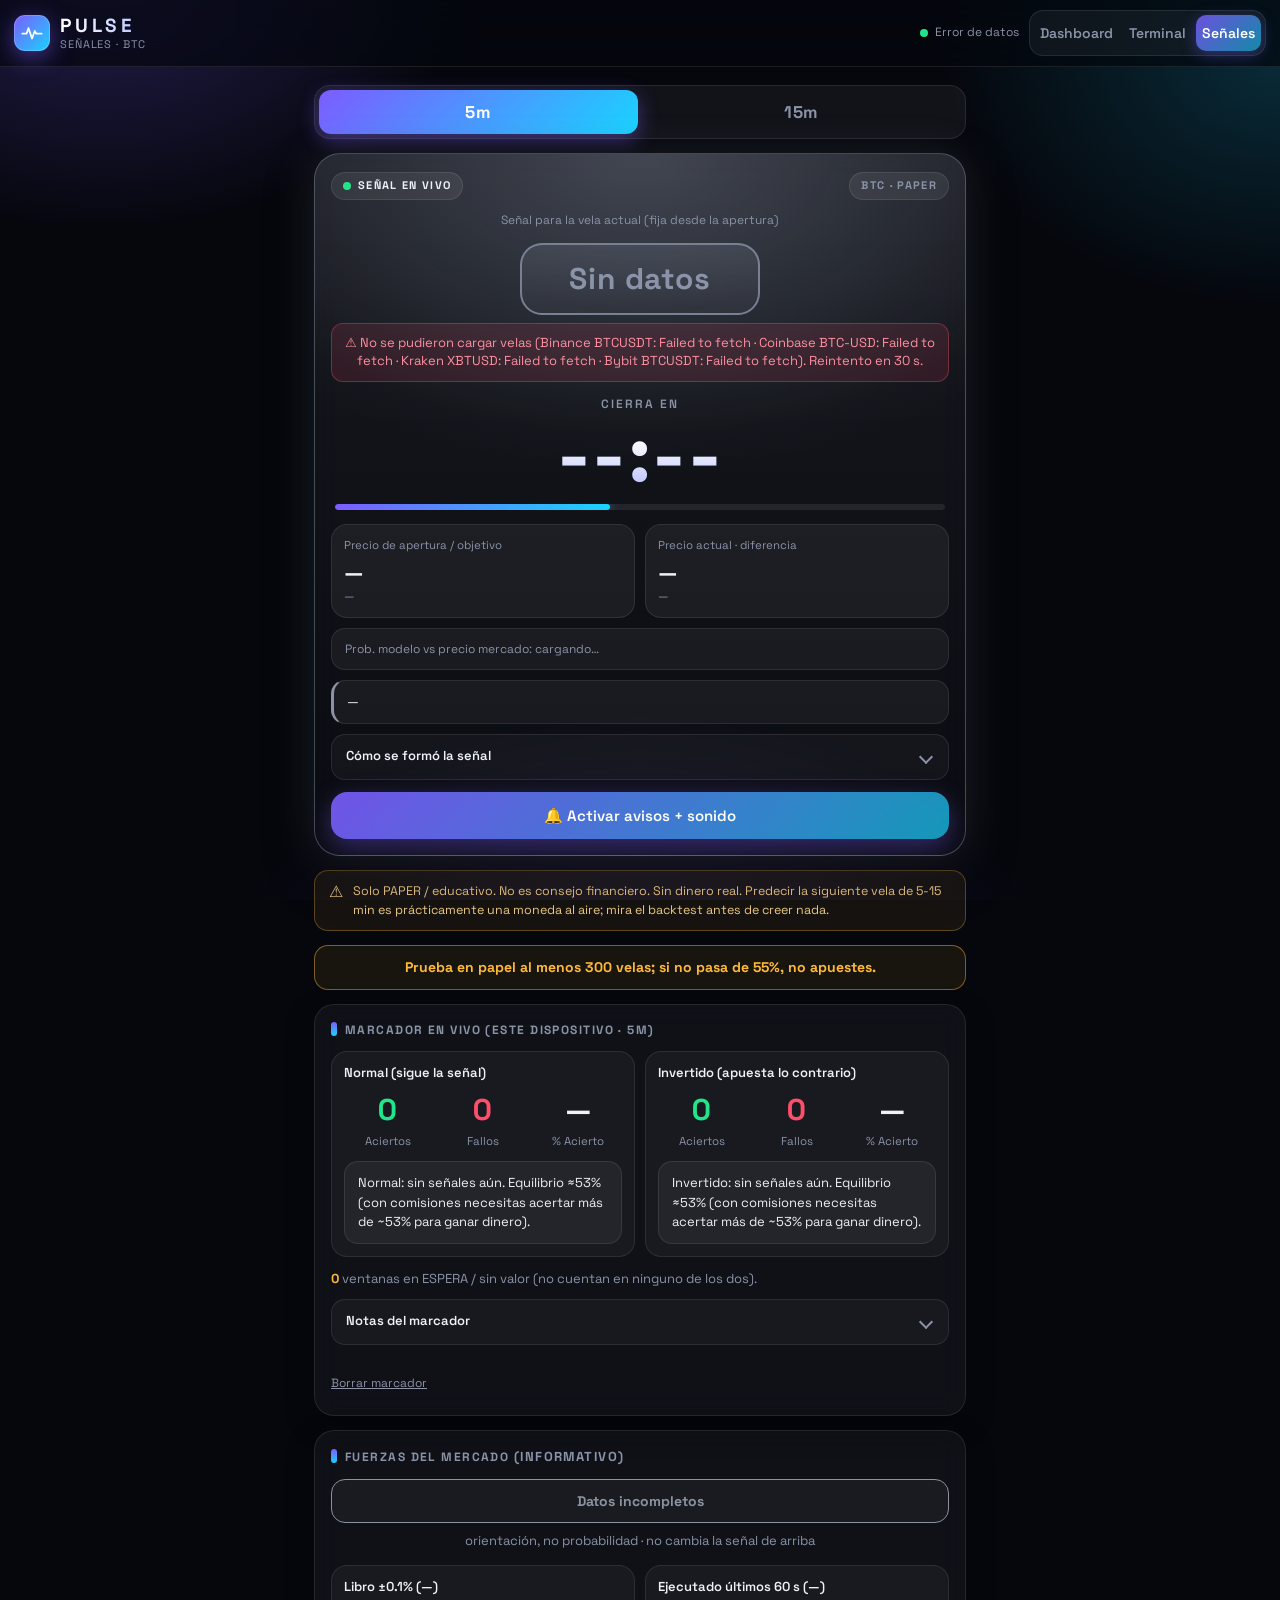
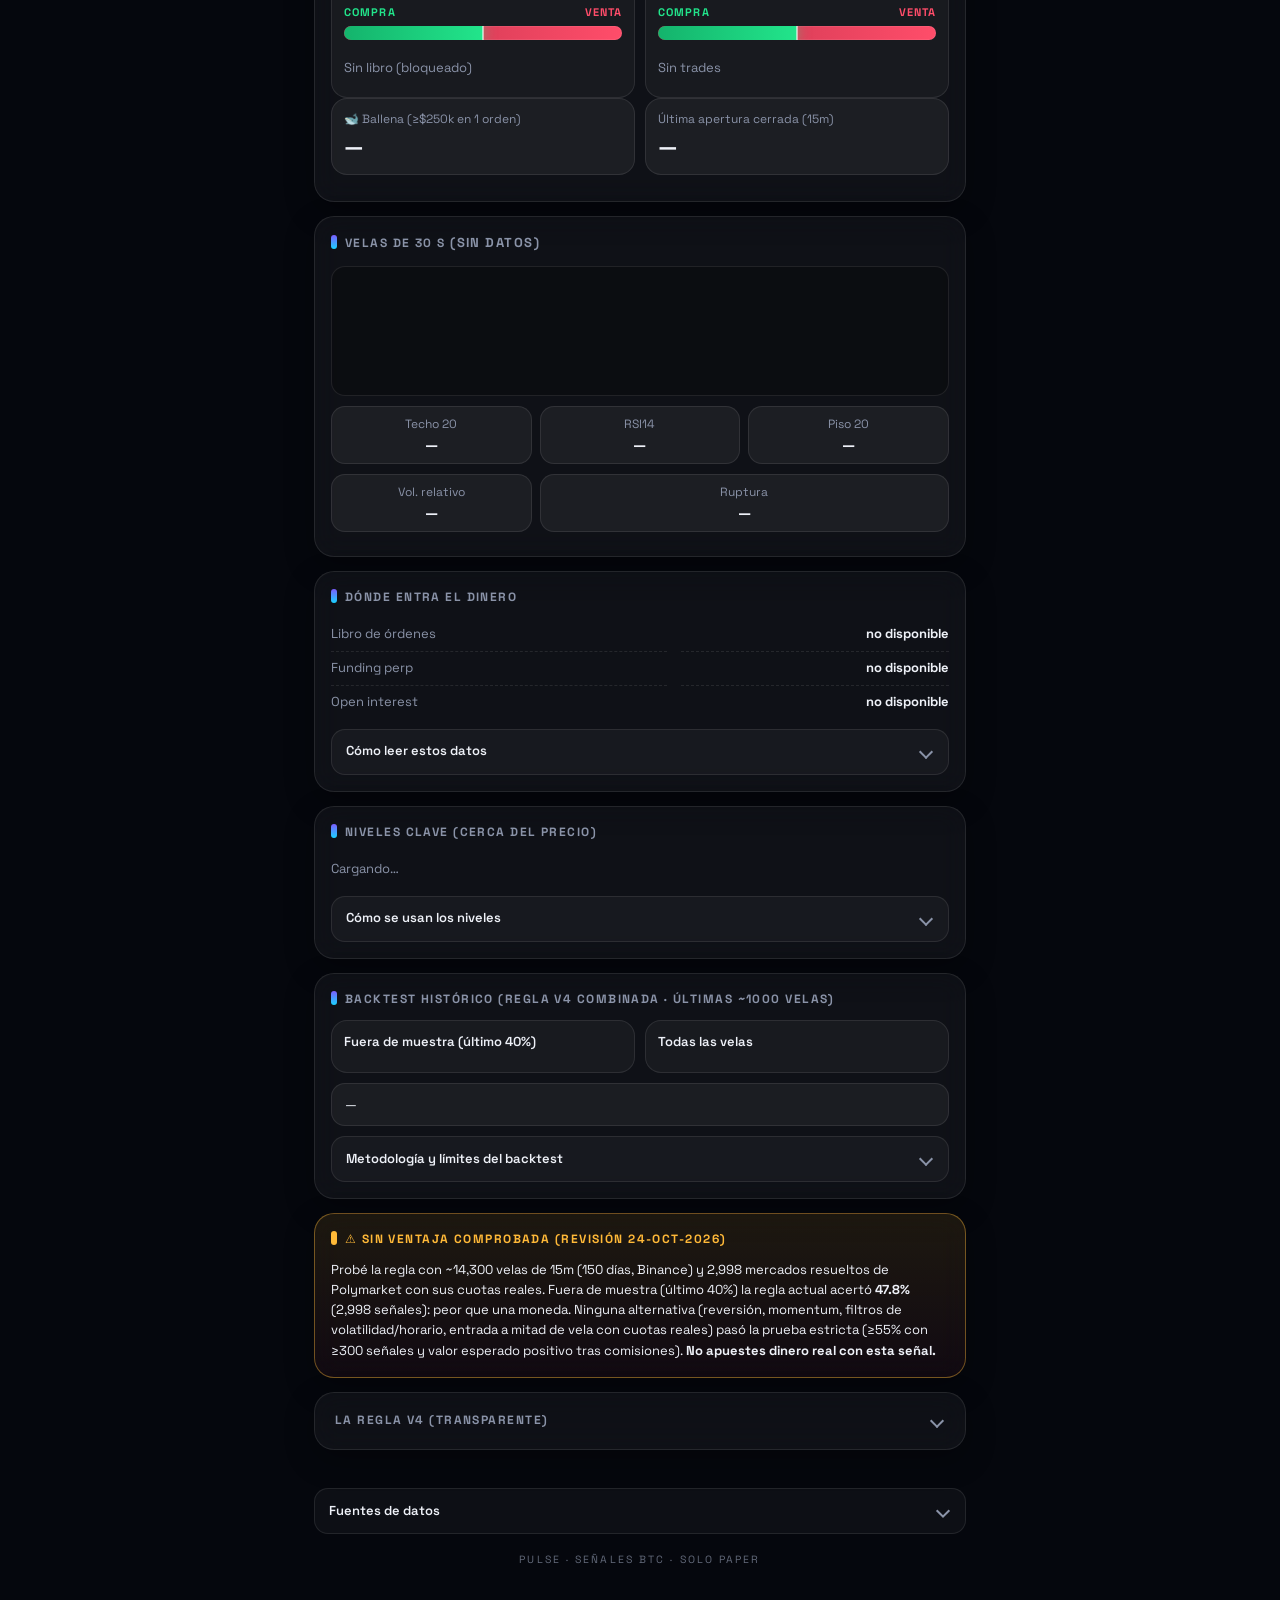
<file: senales.backup-2026-11-01-audit.html>
<!doctype html><html lang="es"><head><meta charset="utf-8"><meta name="viewport" content="width=device-width,initial-scale=1,viewport-fit=cover">
<title>PULSE · Señales BTC v4 (PAPER)</title><meta name="theme-color" content="#05070d"><meta name="color-scheme" content="dark">
<link rel="manifest" href="manifest.json"><link rel="icon" href="icon-192.png"><link rel="apple-touch-icon" href="icon-192.png">
<meta name="apple-mobile-web-app-capable" content="yes"><meta name="mobile-web-app-capable" content="yes"><meta name="apple-mobile-web-app-status-bar-style" content="black-translucent"><meta name="apple-mobile-web-app-title" content="Señales">
<link rel="preconnect" href="https://fonts.googleapis.com"><link rel="preconnect" href="https://fonts.gstatic.com" crossorigin>
<link rel="stylesheet" href="https://fonts.googleapis.com/css2?family=Space+Grotesk:wght@400;500;600;700&display=swap">
<link rel="stylesheet" href="senales.css?v=3">
</head><body>
<header class="hs"><a class="brand" href="./index.html" aria-label="PULSE"><span class="logo"><svg viewBox="0 0 32 32" width="22" height="22" aria-hidden="true"><path d="M2 17h6l3-8 5 15 4-11 2 4h8" fill="none" stroke="#fff" stroke-width="2.6" stroke-linecap="round" stroke-linejoin="round"/></svg></span><span class="bt"><b>PULSE</b><small>Señales · BTC</small></span></a>
<span class="sp"></span><span class="upd"><i class="live"></i><span class="mut" id="upd">—</span></span>
<nav><a href="./index.html">Dashboard</a><a href="./terminal.html">Terminal</a><a href="./senales.html" class="on">Señales</a></nav></header>
<main class="sw">
 <div class="ivsel" role="group" aria-label="Intervalo"><button data-iv="5m">5m</button><button data-iv="15m">15m</button></div>
 <section class="panel big hero" id="big">
  <div class="hero-top"><span class="chip"><i class="live"></i>SEÑAL EN VIVO</span><span class="chip ghost">BTC · PAPER</span></div>
  <div class="mut tgt" id="tgt">Señal para la vela actual (fija desde la apertura)</div>
  <div class="dirw"><span id="dir" class="dir gray">Cargando…</span></div>
  <div id="status" class="status" style="display:none"></div>
  <div class="cd"><span class="mut">Cierra en</span> <b id="cd">--:--</b></div>
  <div class="cdbar" aria-hidden="true"><i id="cdfill"></i></div>
  <div class="tg">
   <div><span class="mut">Precio de apertura / objetivo</span><b id="op">—</b><span class="mut" id="opsrc">—</span></div>
   <div><span class="mut">Precio actual · diferencia</span><b id="px">—</b><span id="diff" class="mut">—</span></div>
  </div>
  
  <div class="be" id="probm">Prob. modelo vs precio mercado: cargando…</div>
  <div class="be why" id="why">—</div>
  <details class="fold"><summary>Cómo se formó la señal</summary><div class="foldbody">
  <div class="votes" id="votes"></div>
  <div class="mut small">Tendencia mayor (velas cerradas, precio vs EMA50 y EMA20 vs EMA50):</div>
  <div class="trow" id="trend"><div><span class="mut">15m</span><b>—</b></div><div><span class="mut">1h</span><b>—</b></div><div><span class="mut">4h</span><b>—</b></div></div>
  <div class="mut small" id="src">—</div></div></details>
  <button id="notif" type="button">🔔 Activar avisos + sonido</button>
 </section>
 <div class="banner sm"><span class="bi">⚠</span><span>Solo PAPER / educativo. No es consejo financiero. Sin dinero real. Predecir la siguiente vela de 5-15 min es prácticamente una moneda al aire; mira el backtest antes de creer nada.</span></div>
 <div class="rule300">Prueba en papel al menos 300 velas; si no pasa de 55%, no apuestes.</div>
 <section class="panel"><h3>Marcador en vivo (este dispositivo · <span id="ivl">5m</span>)</h3>
  <div class="two"><div><h4>Normal (sigue la señal)</h4>
  <div class="score"><div><b class="up" id="hits">0</b><span>Aciertos</span></div><div><b class="dn" id="miss">0</b><span>Fallos</span></div><div><b id="acc">—</b><span>% Acierto</span></div></div>
  <div class="be" id="belive">—</div></div>
  <div><h4>Invertido (apuesta lo contrario)</h4>
  <div class="score"><div><b class="up" id="ihits">0</b><span>Aciertos</span></div><div><b class="dn" id="imiss">0</b><span>Fallos</span></div><div><b id="iacc">—</b><span>% Acierto</span></div></div>
  <div class="be" id="ibelive">—</div></div></div>
  <p class="mut small waitp"><b class="am" id="waits">0</b> ventanas en ESPERA / sin valor (no cuentan en ninguno de los dos).</p>
  <details class="fold"><summary>Notas del marcador</summary><div class="foldbody"><p class="mut small">Modo invertido = mismo SUBE/BAJA pero al revés; también es solo PAPER. Prueba al menos 300 velas antes de sacar conclusiones.</p></div></details>
  <div class="hist" id="hist"></div><button id="reset" type="button" class="link">Borrar marcador</button></section>
 <section class="panel" id="xtra"><h3>Fuerzas del mercado <span class="mut small">(informativo)</span></h3>
 <div id="fzState" class="rule300">Cargando…</div><p class="mut small fznote">orientación, no probabilidad · no cambia la señal de arriba</p>
 <div class="two"><div><h4>Libro ±0.1% (<span id="fzBkSrc">—</span>)</h4><div class="mlab"><span class="up">Compra</span><span class="dn">Venta</span></div><div class="fzbar"><i id="fzBkB"></i></div><div class="kv" id="fzBk"><span>—</span><span></span></div></div>
 <div><h4>Ejecutado últimos 60 s (<span id="fzTrSrc">—</span>)</h4><div class="mlab"><span class="up">Compra</span><span class="dn">Venta</span></div><div class="fzbar"><i id="fzTrB"></i></div><div class="kv" id="fzTr"><span>—</span><span></span></div></div></div>
 <div class="tg"><div>🐋 Ballena (≥$<span id="whTh">250k</span> en 1 orden)<b id="whale">—</b></div><div>Última apertura cerrada (15m)<b id="lastW">—</b></div></div></section>
<section class="panel"><h3>Velas de 30 s <span class="mut small" id="c30src"></span></h3>
 <svg id="c30" viewBox="0 0 300 110" preserveAspectRatio="none"></svg>
 <div class="trow"><div>Techo 20<b id="c30hi">—</b></div><div>RSI14<b id="c30rsi">—</b></div><div>Piso 20<b id="c30lo">—</b></div></div>
 <div class="trow"><div>Vol. relativo<b id="c30rv">—</b></div><div style="grid-column:span 2">Ruptura<b id="c30brk">—</b></div></div></section>
<section class="panel"><h3>Dónde entra el dinero</h3><div class="kv" id="money"><span>Cargando…</span><span></span></div>
  <details class="fold"><summary>Cómo leer estos datos</summary><div class="foldbody"><p class="mut small">Taker = quién cruza el spread (compras/ventas agresivas). Libro = suma de órdenes en los 20 mejores niveles de cada lado (cambia cada segundo, se puede falsear con órdenes que se retiran). Funding y open interest de futuros perpetuos. <b>El libro, funding y OI solo se muestran, no entran en la regla</b> (no hay historial gratis para probarlos en el backtest).</p></div></details></section>
 <section class="panel"><h3>Niveles clave (cerca del precio)</h3><div class="kv" id="lvls"><span>Cargando…</span><span></span></div>
  <details class="fold"><summary>Cómo se usan los niveles</summary><div class="foldbody"><p class="mut small">Máx/mín 24 h y swings (pivote de 3 velas) de las últimas 150 velas del intervalo. Si SUBE queda a menos de la distancia mínima de una resistencia (o BAJA de un soporte), la señal pasa a ESPERA.</p></div></details></section>
 <section class="panel"><h3>Backtest histórico (regla v4 combinada · últimas ~1000 velas)</h3>
  <div class="two"><div><h4>Fuera de muestra (último 40%)</h4><div class="kv" id="btoos"></div></div><div><h4>Todas las velas</h4><div class="kv" id="btall"></div></div></div>
  <div class="be" id="bebt">—</div>
  <details class="fold"><summary>Metodología y límites del backtest</summary><div class="foldbody"><p class="mut small">Los umbrales se eligieron con el primer 60% de las velas y se reportan en el último 40% (fuera de muestra), para no hacernos trampa. Aun así las muestras son pequeñas (decenas de señales): un número alto con pocas señales puede ser pura suerte. ≈50% = moneda al aire. Equilibrio ≈53%. Entran en el backtest: EMA, RSI, taker, flujo taker, tendencia 15m/1h/4h y niveles. <b>No entran</b> (sin historial gratis): libro de órdenes, funding, open interest y cuotas de Polymarket. El backtest usa velas del exchange, no el TWAP de Chainlink.</p></div></details></section>
<section class="panel warn"><h3>⚠️ Sin ventaja comprobada (revisión 24-oct-2026)</h3><p class="small">Probé la regla con ~14,300 velas de 15m (150 días, Binance) y 2,998 mercados resueltos de Polymarket con sus cuotas reales. Fuera de muestra (último 40%) la regla actual acertó <b>47.8%</b> (2,998 señales): peor que una moneda. Ninguna alternativa (reversión, momentum, filtros de volatilidad/horario, entrada a mitad de vela con cuotas reales) pasó la prueba estricta (≥55% con ≥300 señales y valor esperado positivo tras comisiones). <b>No apuestes dinero real con esta señal.</b></p></section>
 <section class="panel rulepanel"><details class="fold big-fold"><summary>La regla v4 (transparente)</summary><div class="foldbody"><ol class="small">
  <li><b>EMA9 vs EMA21</b> del cierre: EMA9 &gt; EMA21 → +1, &lt; → −1.</li>
  <li><b>RSI14</b>: &gt; 55 → +1, &lt; 45 → −1, entre medio → 0.</li>
  <li><b>Ratio taker-buy</b> de la última vela cerrada: &gt; 0.52 → +1, &lt; 0.48 → −1 (solo Binance da este dato).</li>
  <li><b>Flujo taker</b> de las últimas 6 velas (solo en 5m): &gt; 0.51 → +1, &lt; 0.49 → −1.</li>
  <li>Total ≥ +2 → candidato <b class="up">SUBE</b>; ≤ −2 → candidato <b class="dn">BAJA</b>; si no → <b class="am">ESPERA</b>.</li>
  <li><b>Filtro tendencia mayor</b> (15m, 1h, 4h: alcista +1, bajista −1, lateral 0): 5m pide suma ≥ +1 para SUBE / ≤ −1 para BAJA; 15m pide las 3 alineadas (±3). Si no → ESPERA.</li>
  <li><b>Filtro niveles</b>: nada de SUBE si hay resistencia a menos de 1×ATR14 (5m) / 0.5×ATR14 (15m); igual con BAJA y soportes.</li>
  <li><b>Filtro cuotas</b>: si Polymarket ya cobra más de 60¢ por nuestro lado al fijar la señal → <b class="am">SIN VALOR</b> (cuenta como ESPERA en el marcador). No entra en el backtest.</li></ol>
  <p class="mut small">La señal se calcula <b>una sola vez</b> con las velas ya cerradas al inicio de la ventana y queda fija hasta el cierre (no cambia a mitad de vela). El marcador califica solo esa señal fija. Velas con cierre = apertura no cuentan. Calificación, en este orden: 1) resultado oficial del mercado Polymarket (gamma-api, ventana btc-updown-5m/15m ya cerrada); 2) si no está, TWAP 60 s de Chainlink capturado por esta página al inicio y al final (SUBE si final ≥ objetivo); 3) si no, la vela del exchange.</p>
  <p class="mut small"><b>Fuente del mercado:</b> Phantom / Polymarket resuelven BTC Up/Down con el <b>Chainlink BTC/USD TWAP 60 s</b> (no el spot): el objetivo es ese TWAP al inicio de la ventana. Esta página pide el mismo openPrice que la app (<code>polymarket.com/api/crypto/crypto-price</code> con <code>twapEnabled=true&amp;twapLookbackSeconds=60</code>), el <code>priceToBeat</code> de gamma-api (evento actual, mercado 5m hermano con el mismo inicio, o <code>finalPrice</code> del 5m anterior) y captura el feed <code>crypto_prices_twap_sixty</code> de ws-live-data.polymarket.com en el segundo de apertura. El precio “ahora” sigue siendo el spot Chainlink. Si el objetivo no es oficial, se marca con ⚠. Cuotas: CLOB midpoint cada 5 s. Verifica siempre el objetivo en la app.</p></div></details></section>
</main>
<footer><details class="fold"><summary>Fuentes de datos</summary><div class="foldbody">Velas: Binance (data-api.binance.vision) · respaldo Coinbase / Kraken / Bybit. Objetivo oficial: Chainlink BTC/USD TWAP 60 s (crypto-price + gamma priceToBeat + feed twap_sixty). Spot en vivo: crypto_prices_chainlink. Cuotas: clob.polymarket.com. Resultados: gamma-api.polymarket.com. Libro: Binance. Funding/OI: Binance futuros / OKX. Marcador en localStorage. Solo paper, sin dinero real.</div></details><div class="credit">PULSE · Señales BTC · solo PAPER</div></footer>
<script>
// PULSE Señales v3 (todo en esta página). Regla pura + UI.
(function(root){
function emaLast(v,n){if(v.length<n)return null;const k=2/(n+1);let e=v.slice(0,n).reduce((a,b)=>a+b,0)/n;for(let i=n;i<v.length;i++)e=v[i]*k+e*(1-k);return e}
function rsi(v,n){n=n||14;if(v.length<=n)return null;let g=0,l=0;for(let i=1;i<=n;i++){const d=v[i]-v[i-1];if(d>0)g+=d;else l-=d}g/=n;l/=n;for(let i=n+1;i<v.length;i++){const d=v[i]-v[i-1];g=(g*(n-1)+(d>0?d:0))/n;l=(l*(n-1)+(d<0?-d:0))/n}if(l===0)return g===0?50:100;return 100-100/(1+g/l)}
function atr(c,n){n=n||14;if(c.length<n+1)return null;let s=0;for(let i=c.length-n;i<c.length;i++){const p=c[i-1].c,x=c[i];s+=Math.max(x.h-x.l,Math.abs(x.h-p),Math.abs(x.l-p))}return s/n}
// Parámetros elegidos con train/test (ver backtest). DEF = regla v3 original + filtros nuevos.
const DEF={'5m':{minScore:2,htfMin:1,lvlK:1,flowN:6},'15m':{minScore:2,htfMin:3,lvlK:0.5,flowN:0}};
const MIN_SCORE=2,ODDS_MAX=0.60;
// Tendencia de una temporalidad con velas cerradas: precio vs EMA50 y EMA20 vs EMA50
function trend(c){if(!c||c.length<60)return null;const cl=c.slice(-250).map(x=>x.c),e20=emaLast(cl,20),e50=emaLast(cl,50),p=cl[cl.length-1];
  const s=p>e50&&e20>e50?1:p<e50&&e20<e50?-1:0;return {s,label:s>0?'alcista':s<0?'bajista':'lateral',e20,e50,p}}
// velas cerradas antes de t (búsqueda binaria por T)
function closedBefore(c,t){let lo=0,hi=c.length;while(lo<hi){const m=(lo+hi)>>1;if(c[m].T<t)lo=m+1;else hi=m}return c.slice(Math.max(0,lo-250),lo)}
function flow(c,n){const w=c.slice(-n).filter(x=>x.tb!=null&&x.v>0);if(!w.length)return null;const v=w.reduce((a,x)=>a+x.v,0),b=w.reduce((a,x)=>a+x.tb,0);return v>0?b/v:null}
function volSpike(c,n){n=n||20;if(c.length<n+1)return null;const last=c[c.length-1],avg=c.slice(-n-1,-1).reduce((a,x)=>a+x.v,0)/n;return avg>0?last.v/avg:null}
// niveles: máx/mín 24h + swings (pivote 3 velas) recientes
function levels(c,ms){if(c.length<30)return null;const last=c[c.length-1],p=last.c,d24=c.filter(x=>x.t>last.T-86400000);
  const hi24=Math.max(...d24.map(x=>x.h)),lo24=Math.min(...d24.map(x=>x.l));const w=c.slice(-150),sh=[],sl=[];
  for(let i=3;i<w.length-3;i++){let H=true,L=true;for(let j=1;j<=3;j++){if(!(w[i].h>w[i-j].h&&w[i].h>=w[i+j].h))H=false;if(!(w[i].l<w[i-j].l&&w[i].l<=w[i+j].l))L=false}if(H)sh.push(w[i].h);if(L)sl.push(w[i].l)}
  const all=sh.concat(sl,[hi24,lo24]),res=all.filter(x=>x>p),sup=all.filter(x=>x<p);
  return {p,hi24,lo24,res:res.length?Math.min(...res):null,sup:sup.length?Math.max(...sup):null,atr:atr(c,14)}}
// candles cerradas (antigua primero) del intervalo; ctx={htf:{'15m':[],'1h':[],'4h':[]},t,P}
function predict(candles,ctx){
  ctx=ctx||{};if(!candles||candles.length<22)return null;const P=ctx.P||DEF['5m'];
  const cl=candles.map(x=>x.c),last=candles[candles.length-1];
  const e9=emaLast(cl,9),e21=emaLast(cl,21),r=rsi(cl,14);
  const vEma=e9>e21?1:e9<e21?-1:0, vRsi=r==null?0:r>55?1:r<45?-1:0;
  const tr=(last.tb!=null&&last.v>0)?last.tb/last.v:null, vTk=tr==null?0:tr>0.52?1:tr<0.48?-1:0;
  const fl=P.flowN?flow(candles,P.flowN):null, vFl=fl==null||!P.flowN?0:fl>0.51?1:fl<0.49?-1:0;
  const score=vEma+vRsi+vTk+vFl;
  let raw=score>=P.minScore?'UP':score<=-P.minScore?'DOWN':'WAIT',dir=raw,why=raw==='WAIT'?'puntaje insuficiente':'';
  // tendencia mayor
  const tf={};let hs=0,hn=0;const t=ctx.t!=null?ctx.t:last.T+1;
  if(ctx.htf)for(const k of ['15m','1h','4h']){const c=ctx.htf[k];if(!c)continue;const tt=trend(closedBefore(c,t));tf[k]=tt;if(tt){hs+=tt.s;hn++}}
  if(dir!=='WAIT'&&P.htfMin&&!hn){dir='WAIT';why='sin datos de tendencia mayor'}
  if(dir!=='WAIT'&&P.htfMin&&hn){if(dir==='UP'&&hs<P.htfMin){dir='WAIT';why='contra la tendencia mayor'}if(dir==='DOWN'&&hs>-P.htfMin){dir='WAIT';why='contra la tendencia mayor'}}
  const lv=levels(candles.slice(-400));
  if(dir!=='WAIT'&&P.lvlK&&lv&&lv.atr){if(dir==='UP'&&lv.res!=null&&lv.res-lv.p<P.lvlK*lv.atr){dir='WAIT';why='SUBE justo bajo resistencia'}
    if(dir==='DOWN'&&lv.sup!=null&&lv.p-lv.sup<P.lvlK*lv.atr){dir='WAIT';why='BAJA justo sobre soporte'}}
  return {dir,raw,why,score,ema9:e9,ema21:e21,rsi:r,taker:tr,flow:fl,htf:tf,htfSum:hs,lv,vol:volSpike(candles),votes:{ema:vEma,rsi:vRsi,taker:vTk,flow:vFl}};
}
function outcome(c){return c.c>c.o?'UP':c.c<c.o?'DOWN':null}
// Backtest: señal con velas cerradas antes de la vela i; evalúa vela i. Devuelve normal e invertido. from/to = rango de índices
function backtest(candles,opt){opt=opt||{};const warm=opt.warm||60,from=Math.max(warm,22,opt.from||0),to=opt.to==null?candles.length:opt.to;let hit=0,miss=0,skip=0,flat=0;
  for(let i=from;i<to;i++){const p=predict(candles.slice(Math.max(0,i-400),i),{htf:opt.htf,t:candles[i].t,P:opt.P});if(!p)continue;
    if(p.dir==='WAIT'){skip++;continue}const o=outcome(candles[i]);if(!o){flat++;continue}p.dir===o?hit++:miss++}
  const n=hit+miss;return {hit,miss,n,skip,flat,acc:n?100*hit/n:null,inv:n?100*miss/n:null}}
function fromBinance(k){return {t:+k[0],T:+k[6],o:+k[1],h:+k[2],l:+k[3],c:+k[4],v:+k[5],tb:+k[9]}}
function twap(ticks,t){const w=ticks.filter(x=>x.t>t-60000&&x.t<=t);if(w.length<30)return null;return w.reduce((a,x)=>a+x.v,0)/w.length}
const api={emaLast,rsi,atr,trend,closedBefore,flow,volSpike,levels,predict,outcome,backtest,fromBinance,twap,DEF,MIN_SCORE,ODDS_MAX};
if(typeof module!=='undefined'&&module.exports)module.exports=api;else root.SR=api;
})(typeof self!=='undefined'?self:this);
if(typeof document!=='undefined')(function(){
const $=id=>document.getElementById(id);
const MS={'5m':300000,'15m':900000},CB={'5m':300,'15m':900},BE=53;
let iv=localStorage.getItem('senales_iv');if(!MS[iv])iv='5m';
let cur=null,loading=false,src='',lastPx=null,lastTickRef=0,m1=null,m1At=0;
const K=()=>'senales4_preds_'+iv;
const load=()=>{try{return JSON.parse(localStorage.getItem(K()))||[]}catch(e){return []}};
const save=a=>localStorage.setItem(K(),JSON.stringify(a.slice(-1000)));
const fmt=n=>n==null?'—':'$'+n.toLocaleString('es-MX',{minimumFractionDigits:2,maximumFractionDigits:2});
const lbl=d=>d==='UP'?'SUBE ▲':d==='DOWN'?'BAJA ▼':'ESPERA / NO APOSTAR';
const counts=p=>p.dir!=='WAIT'&&!p.noValue;
// ---- Chainlink BTC/USD (feed público de Polymarket) ----
// Spot = precio "ahora". TWAP 60 s = objetivo oficial de Phantom/Polymarket (mismo que crypto-price?twapEnabled=true&twapLookbackSeconds=60).
let ticks=[],clOk=false,ws=null;
const TW='senales3_cltwap';
const twLoad=()=>{try{return JSON.parse(localStorage.getItem(TW))||{}}catch(e){return {}}};
function twSave(t,v){const o=twLoad();o[t]=v;const ks=Object.keys(o).map(Number).sort((a,b)=>a-b);while(ks.length>3000)delete o[ks.shift()];localStorage.setItem(TW,JSON.stringify(o))}
function addTick(t,v){if(!isFinite(v)||!isFinite(t))return;if(t<1e12)t*=1000;if(ticks.length&&t<=ticks[ticks.length-1].t){if(!ticks.some(x=>x.t===t)){ticks.push({t,v});ticks.sort((a,b)=>a.t-b.t)}}else ticks.push({t,v});
  const cut=Date.now()-1200000;while(ticks.length&&ticks[0].t<cut)ticks.shift();clOk=true;captureBoundaries()}
function addTwap60(t,v){if(!isFinite(v)||!isFinite(t))return;if(t<1e12)t*=1000;
  // El objetivo oficial es el TWAP 60 s en el segundo exacto de apertura (no el spot).
  for(const g of [300000,900000]){if(t%g===0)cxSave(t,v); else {const b=Math.floor(t/g)*g;if(t-b<=1500)cxSave(b,v)}}}
function captureBoundaries(){if(!ticks.length)return;const last=ticks[ticks.length-1].t,o=twLoad();
  for(const g of [300000,900000]){const b=Math.floor(last/g)*g;for(const bb of [b,b-g]){if(o[bb]==null&&last>=bb&&ticks[0].t<=bb-55000){const v=SR.twap(ticks,bb);if(v!=null)twSave(bb,v)}}}}
const CLX='senales5_cltwap60'; // v5: TWAP 60 s oficial (antes senales4_clexact guardaba spot ≠ app)
const cxLoad=()=>{try{return JSON.parse(localStorage.getItem(CLX))||{}}catch(e){return {}}};
function cxSave(t,v){const o=cxLoad();if(o[t]!=null)return;o[t]=v;const ks=Object.keys(o).map(Number).sort((a,b)=>a-b);while(ks.length>3000)delete o[ks.shift()];localStorage.setItem(CLX,JSON.stringify(o))}
let clLast=0,clBack=1000,clTimer=null;
function clKill(){if(ws){const w=ws;ws=null;try{clearInterval(w._p)}catch(e){}w.onopen=w.onmessage=w.onclose=w.onerror=null;try{w.close()}catch(e){}}clOk=false}
function clSchedule(){clearTimeout(clTimer);clTimer=setTimeout(connectCL,clBack);clBack=Math.min(clBack*2,15000)}
function connectCL(){clearTimeout(clTimer);clKill();let w;try{w=new WebSocket('wss://ws-live-data.polymarket.com')}catch(e){console.warn('CL',e);clSchedule();return}ws=w;
  const sub=()=>{try{w.send(JSON.stringify({action:'subscribe',subscriptions:[
    {topic:'crypto_prices_chainlink',type:'*',filters:'{"symbol":"btc/usd"}'},
    {topic:'crypto_prices_twap_sixty',type:'*',filters:'{"symbol":"btc/usd"}'}
  ]}))}catch(e){}};
  w.onopen=()=>{clLast=Date.now();sub();w._p=setInterval(()=>{if(w.readyState===1)try{w.send('PING')}catch(e){}},5000)};
  w.onmessage=m=>{if(ws!==w)return;clLast=Date.now();let j;try{j=JSON.parse(m.data)}catch(e){return}const p=j&&j.payload;if(!p)return;
    const topic=j.topic||'', isTwap=topic==='crypto_prices_twap_sixty';
    const ingest=(ts,val)=>{if(isTwap)addTwap60(ts,val); else addTick(ts,val)};
    if(Array.isArray(p.data))p.data.forEach(x=>ingest(+x.timestamp,+x.value));
    else if(p.symbol==='btc/usd'&&p.value!=null)ingest(+p.timestamp,+p.value);
    clBack=1000;render()};
  w.onclose=()=>{if(ws!==w)return;clearInterval(w._p);ws=null;clOk=false;clSchedule()};w.onerror=()=>{try{w.close()}catch(e){}}}
// vigilante: iOS Safari mata el socket al bloquear/cambiar de app sin avisar
setInterval(()=>{if(!ws||(ws.readyState===1&&Date.now()-clLast>12000)||(ws.readyState===0&&Date.now()-clLast>15000)){clLast=Date.now();connectCL()}},4000);
const clWake=()=>{if(document.visibilityState!=='hidden'&&(!ws||ws.readyState!==1||Date.now()-clLast>6000))connectCL()};
document.addEventListener('visibilitychange',clWake);window.addEventListener('pageshow',clWake);window.addEventListener('online',clWake);window.addEventListener('focus',clWake);
// ---- velas de exchange ----
function tfetch(u,ms){const c=typeof AbortController!=='undefined'?new AbortController():null;const t=setTimeout(function(){if(c)c.abort()},ms||9000);
  return fetch(u,{cache:'no-store',signal:c?c.signal:undefined}).then(function(r){clearTimeout(t);if(!r.ok)throw new Error('HTTP '+r.status);return r.json()},function(e){clearTimeout(t);throw e})}
const SRC=[
 ['Binance BTCUSDT',async()=>(await tfetch(`https://data-api.binance.vision/api/v3/klines?symbol=BTCUSDT&interval=${iv}&limit=1000`)).map(SR.fromBinance)],
 ['Coinbase BTC-USD',async()=>{const g=CB[iv];let out=[],end=Math.floor(Date.now()/1000);
   for(let p=0;p<4;p++){const st=end-300*g;const a=await tfetch(`https://api.exchange.coinbase.com/products/BTC-USD/candles?granularity=${g}&start=${new Date(st*1000).toISOString()}&end=${new Date(end*1000).toISOString()}`);if(!a.length)break;out=a.concat(out);end=st}
   return out.map(x=>({t:x[0]*1000,T:x[0]*1000+MS[iv]-1,o:+x[3],h:+x[2],l:+x[1],c:+x[4],v:+x[5],tb:null}))}],
 ['Kraken XBTUSD',async()=>{const j=await tfetch(`https://api.kraken.com/0/public/OHLC?pair=XBTUSD&interval=${MS[iv]/60000}`);const k=Object.keys(j.result).filter(x=>x!=='last')[0];
   return j.result[k].map(x=>({t:x[0]*1000,T:x[0]*1000+MS[iv]-1,o:+x[1],h:+x[2],l:+x[3],c:+x[4],v:+x[6],tb:null}))}],
 ['Bybit BTCUSDT',async()=>{const j=await tfetch(`https://api.bybit.com/v5/market/kline?category=spot&symbol=BTCUSDT&interval=${MS[iv]/60000}&limit=1000`);
   return j.result.list.map(x=>({t:+x[0],T:+x[0]+MS[iv]-1,o:+x[1],h:+x[2],l:+x[3],c:+x[4],v:+x[5],tb:null}))}]
];
async function fetchCandles(){const errs=[];
  for(const [name,fn] of SRC){try{const a=await fn();const m=new Map();a.forEach(c=>{if(isFinite(c.c))m.set(c.t,c)});const out=[...m.values()].sort((x,y)=>x.t-y.t).slice(-1000);
      if(out.length<30)throw new Error('pocas velas');src=name+(name.indexOf('Binance')===0?'':' (sin taker)');return out}
    catch(e){console.warn(name,e);errs.push(name+': '+(e&&e.name==='AbortError'?'timeout':(e&&e.message||e)))}}
  throw new Error(errs.join(' · '))}
let htfC={},htfAt=0;
async function fetchHTF(all){const out={};if(iv==='15m')out['15m']=all;
  if(Date.now()-htfAt>60000){for(const k of ['15m','1h','4h']){if(k==='15m'&&iv==='15m')continue;try{htfC[k]=(await tfetch(`https://data-api.binance.vision/api/v3/klines?symbol=BTCUSDT&interval=${k}&limit=1000`)).map(SR.fromBinance)}catch(e){console.warn('HTF',k,e)}}htfAt=Date.now()}
  for(const k of ['15m','1h','4h'])if(!out[k]&&htfC[k])out[k]=htfC[k];return out}
// ---- dónde entra el dinero ----
let money={};const OIK='senales4_okxoi';
async function fetchMoney(){const m={};
  try{const d=await tfetch('https://data-api.binance.vision/api/v3/depth?symbol=BTCUSDT&limit=20',7000);const b=d.bids.reduce((a,x)=>a+ +x[1],0),k=d.asks.reduce((a,x)=>a+ +x[1],0);m.ob={b,a:k,imb:(b-k)/(b+k)};m.obSrc='Binance'}catch(e){m.obErr=String(e&&e.message||e)}
  try{const f=await tfetch('https://fapi.binance.com/fapi/v1/premiumIndex?symbol=BTCUSDT',6000);m.fund=+f.lastFundingRate;m.fundSrc='Binance futuros';
    const h=await tfetch('https://fapi.binance.com/futures/data/openInterestHist?symbol=BTCUSDT&period=5m&limit=13',6000);if(h.length>1){const a=+h[0].sumOpenInterest,z=+h[h.length-1].sumOpenInterest;m.oi=z;m.oiCh=100*(z-a)/a;m.oiWin='1 h';m.oiSrc='Binance futuros'}}
  catch(e){m.fapiErr=String(e&&e.message||e)}
  if(m.fund==null)try{const f=await tfetch('https://www.okx.com/api/v5/public/funding-rate?instId=BTC-USDT-SWAP',6000);m.fund=+f.data[0].fundingRate;m.fundSrc='OKX'}catch(e){m.okxErr=1}
  if(m.oi==null)try{const o=await tfetch('https://www.okx.com/api/v5/public/open-interest?instId=BTC-USDT-SWAP',6000);const z=+o.data[0].oiCcy,now=Date.now();m.oi=z;m.oiSrc='OKX';
    let h=[];try{h=JSON.parse(localStorage.getItem(OIK))||[]}catch(e){}h.push([now,z]);h=h.filter(x=>x[0]>now-7200000);localStorage.setItem(OIK,JSON.stringify(h));
    const old=h.find(x=>x[0]<=now-1800000);if(old){m.oiCh=100*(z-old[1])/old[1];m.oiWin=Math.round((now-old[0])/60000)+' min'}}catch(e){m.okxErr=1}
  money=m;render()}
function beTxt(acc,n,what){if(acc==null)return `${what}: sin señales aún. Equilibrio ≈${BE}% (con comisiones necesitas acertar más de ~${BE}% para ganar dinero).`;
  const d=acc-BE;return `${what}: ${acc.toFixed(1)}% en ${n} señales vs equilibrio ~${BE}% → ${d>0?'<b class="up">+'+d.toFixed(1)+' pts por encima</b>':'<b class="dn">'+d.toFixed(1)+' pts por debajo (perderías dinero)</b>'}${n<300?' · muestra pequeña (&lt;300), no es concluyente':''}.`}
// ---- Polymarket gamma-api (CORS abierto): cuotas en vivo y resultado oficial de ventanas cerradas ----
let pmOdds=null,pmMeta=null;
const PM_VAR={'5m':'fiveminute','15m':'fifteen'};
function pmIso(sec){return new Date(sec*1000).toISOString().replace(/\.\d{3}Z$/,'Z')}
async function pmGammaMeta(slug){try{const a=await tfetch('https://gamma-api.polymarket.com/events?slug='+slug,7000);const e=a&&a[0];if(!e)return {};return e.eventMetadata||(e.markets&&e.markets[0]&&e.markets[0].eventMetadata)||{}}catch(e){return {}}}
// Mismo endpoint que usa la app Phantom/Polymarket para el objetivo en vivo (TWAP 60 s).
async function pmCryptoOpen(tOpen,myIv){try{const t0=Math.floor(tOpen/1000),t1=t0+MS[myIv]/1000;
  const j=await tfetch(`https://polymarket.com/api/crypto/crypto-price?symbol=BTC&eventStartTime=${pmIso(t0)}&variant=${PM_VAR[myIv]}&endDate=${pmIso(t1)}&twapEnabled=true&twapLookbackSeconds=60`,3000);
  const v=+j.openPrice;return (isFinite(v)&&v>0)?v:null}catch(e){return null}}
// metadatos de la ventana actual + objetivo oficial (TWAP 60 s)
async function pmMetaGet(myIv,tOpen){if(pmMeta&&pmMeta.t===tOpen&&pmMeta.iv===myIv&&(pmMeta.ptb!=null||Date.now()-pmMeta.at<20000))return pmMeta;
  const e=await pmEvent(tOpen,myIv);const m=e&&e.markets&&e.markets[0];if(!m)return pmMeta=null;
  const o=JSON.parse(m.outcomes||'[]'),tk=JSON.parse(m.clobTokenIds||'[]'),em=e.eventMetadata||m.eventMetadata||{};let ptb=+em.priceToBeat,ptbSrc=null;
  if(isFinite(ptb)&&ptb)ptbSrc='gamma';
  if(!ptbSrc){const mm=String(m.description||'').match(/price to beat[^$\d]*\$?([\d,]+\.\d+)/i);if(mm){ptb=+mm[1].replace(/,/g,'');if(isFinite(ptb)&&ptb)ptbSrc='desc'}}
  // 5m con el mismo inicio: gamma suele publicar priceToBeat ahí antes que en el 15m (misma TWAP 60 s).
  if(!ptbSrc){const em5=await pmGammaMeta('btc-updown-5m-'+Math.floor(tOpen/1000));const v=+em5.priceToBeat;if(isFinite(v)&&v){ptb=v;ptbSrc='gamma-5m'}}
  // finalPrice del 5m anterior = openPrice TWAP 60 s de esta ventana (cadena oficial).
  if(!ptbSrc){const emP=await pmGammaMeta('btc-updown-5m-'+(Math.floor(tOpen/1000)-300));const v=+emP.finalPrice;if(isFinite(v)&&v){ptb=v;ptbSrc='gamma-prev-final'}}
  if(!ptbSrc){const v=await pmCryptoOpen(tOpen,myIv);if(v){ptb=v;ptbSrc='crypto-price-twap60'}}
  return pmMeta={t:tOpen,iv:myIv,at:Date.now(),slug:e.slug,up:tk[o.indexOf('Up')],down:tk[o.indexOf('Down')],ptb:ptbSrc?ptb:null,ptbSrc,gUp:+JSON.parse(m.outcomePrices||'[]')[o.indexOf('Up')]}}
// cuotas EN VIVO del libro CLOB (midpoint; si no, último trade)
async function clobPx(tok){try{const j=await tfetch('https://clob.polymarket.com/midpoint?token_id='+tok,5000);const v=+j.mid;if(v>0&&v<1)return v}catch(e){}
  try{const j=await tfetch('https://clob.polymarket.com/last-trade-price?token_id='+tok,5000);const v=+j.price;if(v>0&&v<1)return v}catch(e){}return null}
async function pmLive(myIv,tOpen){try{const M=await pmMetaGet(myIv,tOpen);if(!M||!M.up){pmOdds=null;return}
  let [u,d]=await Promise.all([clobPx(M.up),clobPx(M.down)]);if(u==null&&d!=null)u=1-d;if(d==null&&u!=null)d=1-u;
  if(u==null){pmOdds=null;return}pmOdds={t:tOpen,up:u,down:d,slug:M.slug,src:'CLOB',at:Date.now()}}catch(e){console.warn('PM odds',e)}}
const PMK='senales3_pmres';
const pmLoad=()=>{try{return JSON.parse(localStorage.getItem(PMK))||{}}catch(e){return {}}};
async function pmEvent(t,ivx){const a=await tfetch(`https://gamma-api.polymarket.com/events?slug=btc-updown-${ivx}-${Math.floor(t/1000)}`,7000);return a&&a[0]}
async function pmUpdate(myIv,tOpen,preds){
  await pmLive(myIv,tOpen);
  const store=pmLoad();const pend=preds.filter(p=>p.dir!=='WAIT'&&p.t+MS[myIv]<=Date.now()&&p.t>Date.now()-86400000&&!(store[myIv+p.t])).slice(-6);
  for(const p of pend){try{const e=await pmEvent(p.t,myIv);const m=e&&e.markets&&e.markets[0];if(!m||!m.closed)continue;const pr=JSON.parse(m.outcomePrices||'[]'),o=JSON.parse(m.outcomes||'[]');
    const up=+pr[o.indexOf('Up')];if(up!==0&&up!==1)continue;store[myIv+p.t]={res:up===1?'UP':'DOWN',ptb:e.eventMetadata&&e.eventMetadata.priceToBeat};}catch(e){}}
  const ks=Object.keys(store);if(ks.length>3000)ks.slice(0,ks.length-3000).forEach(k=>delete store[k]);localStorage.setItem(PMK,JSON.stringify(store));return store}
let refGen=0;
async function refresh(){
  if(loading)return;loading=true;const myIv=iv,gen=++refGen;
  try{
    const all=await fetchCandles();if(myIv!==iv)return;const now=Date.now();
    const closed=all.filter(c=>c.T<now),open=all.find(c=>c.T>=now);
    const tOpen=Math.floor(now/MS[iv])*MS[iv];
    const htf=await fetchHTF(all);if(myIv!==iv)return;const P=SR.DEF[iv];
    const preds=load(),byT=new Map(all.map(c=>[c.t,c])),tw=twLoad();const pm=await pmUpdate(myIv,tOpen,preds);if(myIv!==iv)return;
    // calificar pendientes (solo SUBE/BAJA; ESPERA queda como 'wait')
    preds.forEach(p=>{if(p.dir!=='WAIT'&&pm[iv+p.t]&&p.how!=='PM'){p.res=pm[iv+p.t].res===p.dir?'hit':'miss';p.how='PM';return}if(p.res!=null||p.t+MS[iv]>now)return;if(p.dir==='WAIT'){p.res='wait';return}
      const a=tw[p.t],b=tw[p.t+MS[iv]];let o=null,how=null;
      if(a!=null&&b!=null){o=b>=a?'UP':'DOWN';how='CL'}else{const c=byT.get(p.t);if(c&&c.T<now){o=SR.outcome(c);how='EX';if(o==null){p.res='flat';return}}}
      if(o){p.res=o===p.dir?'hit':'miss';p.how=how}});
    // señal fija: se crea una vez por ventana con velas cerradas antes de su apertura
    let lock=preds.find(p=>p.t===tOpen);
    const base=closed.filter(c=>c.t<tOpen);const live=SR.predict(base.slice(-400),{htf,t:tOpen,P});
    if(!lock&&live){const pr=live,side=pmOdds&&pmOdds.t===tOpen?(pr.dir==='UP'?pmOdds.up:pr.dir==='DOWN'?pmOdds.down:null):null;
      lock={t:tOpen,dir:pr.dir,raw:pr.raw,why:pr.why,score:pr.score,rsi:pr.rsi,taker:pr.taker,flow:pr.flow,votes:pr.votes,htf:Object.fromEntries(Object.entries(pr.htf).map(([k,v])=>[k,v&&v.label])),htfSum:pr.htfSum,odds:Number.isFinite(side)?side:null,noValue:Number.isFinite(side)&&side>SR.ODDS_MAX,late:now-tOpen>20000,res:null};preds.push(lock);notify(lock)}
    save(preds);
    cur={t:tOpen,T:tOpen+MS[iv]-1,lock,open,live,fl6:SR.flow(base,6),fl20:SR.flow(base,20)};
    const cut=Math.floor(closed.length*0.6),oos=SR.backtest(closed,{htf,P,from:cut}),bt=SR.backtest(closed,{htf,P});
    const kv=x=>`<span>Acierto normal</span><b class="${x.acc>55?'up':x.acc>BE?'am':'dn'}">${x.acc==null?'—':x.acc.toFixed(1)+'%'}</b><span>Acierto invertido</span><b class="${x.inv>55?'up':x.inv>BE?'am':'dn'}">${x.inv==null?'—':x.inv.toFixed(1)+'%'}</b><span>Señales evaluadas</span><b>${x.n}</b><span>Saltadas (ESPERA) / total</span><b class="am">${x.skip} / ${x.n+x.skip+x.flat}</b>`;
    $('btoos').innerHTML=kv(oos);$('btall').innerHTML=kv(bt);
    $('bebt').innerHTML=beTxt(oos.acc,oos.n,'Fuera de muestra normal')+'<br>'+beTxt(oos.inv,oos.n,'Fuera de muestra invertido');
    $('status').style.display='none';$('upd').textContent='Act. '+new Date().toLocaleTimeString('es-MX');
    render();
  }catch(e){console.error(e);$('upd').textContent='Error de datos';if(!cur){const d=$('dir');d.textContent='Sin datos';d.className='dir gray err';}$('status').textContent='⚠ No se pudieron cargar velas ('+(e&&e.message||e)+'). Reintento en 30 s.';$('status').style.display='block'}
  finally{if(gen===refGen)loading=false}
}
function render(){
  document.querySelectorAll('.ivsel button').forEach(b=>b.classList.toggle('on',b.dataset.iv===iv));$('ivl').textContent=iv;
  if(cur&&cur.lock){const L=cur.lock,d=$('dir');d.textContent=lbl(L.dir);d.className='dir '+L.dir;
    $('tgt').textContent=`Señal fija vela ${iv} de ${new Date(cur.t).toLocaleTimeString('es-MX',{hour:'2-digit',minute:'2-digit'})} (calculada en la apertura, no cambia)`+(L.late?' · abriste la página tarde: se calculó con datos cerrados en la apertura':'');
    const v=L.votes,s=x=>x>0?'+1':x<0?'−1':'0';
    $('votes').innerHTML=`<span>EMA9/21 ${s(v.ema)}</span><span>RSI ${L.rsi==null?'—':L.rsi.toFixed(1)} ${s(v.rsi)}</span><span>Taker ${L.taker==null?'—':L.taker.toFixed(2)} ${s(v.taker)}</span>`+(SR.DEF[iv].flowN?`<span>Flujo 6v ${L.flow==null?'—':L.flow.toFixed(3)} ${s(v.flow||0)}</span>`:'')+`<span>Total ${L.score>0?'+':''}${L.score} (necesita ±${SR.DEF[iv].minScore})</span>`;
    const th=L.htf||{};$('trend').innerHTML=['15m','1h','4h'].map(k=>{const x=th[k];return `<div><span class="mut">${k}</span><b class="${x==='alcista'?'up':x==='bajista'?'dn':'am'}">${x||'—'}</b></div>`}).join('');
    const sideNow=pmOdds&&pmOdds.t===cur.t&&Date.now()-pmOdds.at<30000?(L.dir==='UP'?pmOdds.up:L.dir==='DOWN'?pmOdds.down:null):null;
    let w=L.dir==='WAIT'?(L.raw&&L.raw!=='WAIT'?`Candidato ${lbl(L.raw)} bloqueado: <b class="am">${L.why}</b>.`:'Puntaje insuficiente → ESPERA.'):`Pasa los filtros (tendencia mayor ${L.htfSum>0?'+':''}${L.htfSum}, niveles OK).`;
    if(L.noValue)w+=` <b class="am">SIN VALOR</b>: Polymarket cobraba ${(100*L.odds).toFixed(0)}¢ por este lado al abrir (&gt;60¢) → cuenta como ESPERA, no apostar.`;
    else if(Number.isFinite(sideNow)&&sideNow>SR.ODDS_MAX)w+=` <b class="am">SIN VALOR ahora</b>: el mercado ya cobra ${(100*sideNow).toFixed(0)}¢ por este lado (&gt;60¢); no entres a este precio.`;
    else if(L.odds!=null)w+=` Cuota al abrir: ${(100*L.odds).toFixed(0)}¢.`;
    $('why').innerHTML=w;
    if(L.noValue){d.textContent='SIN VALOR ('+lbl(L.dir).split(' ')[0]+')';d.className='dir WAIT'}
    // precio objetivo y actual
    const tw=twLoad(),clOpen=tw[cur.t],clNow=ticks.length?SR.twap(ticks,ticks[ticks.length-1].t):null;
    const exOpen=cur.open?cur.open.o:null,exNow=cur.open?cur.open.c:null;
    let o,n,os,ns;
    const clSpot=ticks.length?ticks[ticks.length-1].v:null,ptb=pmMeta&&pmMeta.t===cur.t?pmMeta.ptb:null,ptbSrc=pmMeta&&pmMeta.t===cur.t?pmMeta.ptbSrc:null,cx=cxLoad()[cur.t];let tgK,oficial=false;
    n=clSpot!=null?clSpot:exNow;ns=clSpot!=null?'Chainlink spot ahora':src+' ahora (Chainlink sin conexión)';
    if(ptb!=null){o=ptb;oficial=true;os='✅ Objetivo oficial (Chainlink TWAP 60 s · '+ptbSrc+')';tgK='oficial TWAP 60 s ('+ptbSrc+')'}
    else if(cx!=null){o=cx;oficial=true;os='✅ Objetivo oficial: TWAP 60 s capturado en la apertura (feed crypto_prices_twap_sixty)';tgK='oficial TWAP 60 s capturado'}
    else if(clOpen!=null){o=clOpen;os='⚠ NO oficial: TWAP 60 s aproximado local (puede diferir varios $ de la app)';tgK='⚠ TWAP local no oficial'}
    else if(clSpot!=null&&exOpen!=null&&exNow!=null){o=clSpot-(exNow-exOpen);os='⚠ NO oficial: estimado spot ahora − movimiento '+src+' (abriste tarde; no uses para apostar)';tgK='⚠ estimado no oficial'}
    else{o=exOpen;os='⚠ NO oficial: apertura '+src+' (va ≈$100 arriba de Chainlink; NO es el objetivo de la app)';tgK='⚠ exchange no oficial'}
    $('op').textContent=fmt(o);renderProb(o,n);$('opsrc').textContent=os;$('px').textContent=fmt(n);
    if(o!=null&&n!=null){const df=n-o;$('diff').innerHTML=`<b class="${df>=0?'up':'dn'}" style="display:inline;font-size:13px">${df>=0?'+':''}${df.toFixed(2)}</b> vs objetivo · ${ns}`}else $('diff').textContent='—';
    $('src').innerHTML=(pmOdds&&pmOdds.t===cur.t&&Number.isFinite(pmOdds.up)?`<b>Polymarket ahora: Up ${(100*pmOdds.up).toFixed(1)}% · Down ${(100*pmOdds.down).toFixed(1)}%</b> (${pmOdds.slug}, libro CLOB en vivo, ${new Date(pmOdds.at).toLocaleTimeString('es-MX')})<br>`:'')+(oficial?'':'<b class="am">⚠ Objetivo no oficial — verifica el price to beat en Phantom/Polymarket antes de apostar.</b><br>')+`Velas/indicadores: ${src}. Objetivo: ${tgK}. ${clOk?'🟢 Chainlink conectado':'⚪ Chainlink sin conexión'}.`}
  const ps=load(),g=ps.filter(p=>counts(p)),h=g.filter(p=>p.res==='hit').length,m=g.filter(p=>p.res==='miss').length,w=ps.filter(p=>!counts(p)).length;
  $('hits').textContent=h;$('miss').textContent=m;$('waits').textContent=w;const acc=h+m?100*h/(h+m):null,iacc=h+m?100*m/(h+m):null;$('acc').textContent=acc==null?'—':acc.toFixed(1)+'%';
  $('ihits').textContent=m;$('imiss').textContent=h;$('iacc').textContent=iacc==null?'—':iacc.toFixed(1)+'%';
  $('belive').innerHTML=beTxt(acc,h+m,'Normal');$('ibelive').innerHTML=beTxt(iacc,h+m,'Invertido');
  renderMoney();
  $('hist').innerHTML=g.filter(p=>p.res==='hit'||p.res==='miss').slice(-60).map(p=>`<i class="${p.res[0]}" title="${new Date(p.t).toLocaleString('es-MX')} ${lbl(p.dir)} (${p.how==='PM'?'Polymarket oficial':p.how==='CL'?'Chainlink':'exchange'})"></i>`).join('');
}
// ---- Prob. modelo (distancia/volatilidad) vs precio mercado: SOLO INFORMATIVO ----
// Backtest 27-oct-2026 (2,996 mercados 15m, alineado en tiempo, fuera de muestra): comprar cuando modelo > precio+comisión PERDIÓ −5% a −15% por $1.
async function fetchM1(){if(Date.now()-m1At<20000)return;try{const a=await tfetch('https://data-api.binance.vision/api/v3/klines?symbol=BTCUSDT&interval=1m&limit=61',6000);m1=a.map(x=>+x[4]);m1At=Date.now()}catch(e){m1=null}}
function Phi(x){const t=1/(1+0.2316419*Math.abs(x)),d=0.3989423*Math.exp(-x*x/2),p=d*t*(0.3193815+t*(-0.3565638+t*(1.781478+t*(-1.821256+t*1.330274))));return x>0?1-p:p}
function renderProb(o,n){const el=$('probm');if(!el)return;if(!cur||o==null||n==null||!m1||m1.length<30){el.innerHTML='Prob. modelo vs precio mercado: sin datos suficientes.';return}
  const r=[];for(let i=1;i<m1.length;i++)r.push(Math.log(m1[i]/m1[i-1]));const mu=r.reduce((a,b)=>a+b,0)/r.length,sg=Math.sqrt(r.reduce((a,b)=>a+(b-mu)**2,0)/(r.length-1));
  const minLeft=Math.max(0.05,(cur.T+1-Date.now())/60000),z=Math.log(n/o)/(sg*Math.sqrt(minLeft)+1e-12),pu=Phi(z);
  const mk=pmOdds&&pmOdds.t===cur.t&&Date.now()-pmOdds.at<30000?pmOdds.up:null;
  el.innerHTML=`<b>Prob. modelo vs precio mercado</b> (solo informativo): modelo Up <b>${(100*pu).toFixed(0)}%</b> · mercado Up <b>${mk==null?'—':(100*mk).toFixed(0)+'%'}</b> · distancia ${(n-o>=0?'+':'')+(n-o).toFixed(0)}$ = ${z.toFixed(2)}σ con ${minLeft.toFixed(1)} min restantes.<br><span class="am">⚠ Sin ventaja probada: en backtest fuera de muestra (1,199 mercados) comprar cuando el modelo supera al precio + comisión perdió −5% a −15% por $1. El mercado ya descuenta esta información. No apostar con esto.</span>`}
function renderMoney(){const m=money,L=cur&&cur.live,f=x=>x==null?'—':x.toFixed(3);let h='';
  if(cur&&cur.live){const lv=cur.live;
    h+=`<span>Taker última vela (compra/total)</span><b class="${lv.taker>0.52?'up':lv.taker<0.48?'dn':''}">${f(lv.taker)}</b>`;
    h+=`<span>Taker últimas 6 velas</span><b class="${cur.fl6>0.51?'up':cur.fl6<0.49?'dn':''}">${f(cur.fl6)}</b><span>Taker últimas 20 velas</span><b class="${cur.fl20>0.51?'up':cur.fl20<0.49?'dn':''}">${f(cur.fl20)}</b>`;
    h+=`<span>Volumen última vela vs media 20</span><b class="${lv.vol>2?'am':''}">${lv.vol==null?'—':lv.vol.toFixed(2)+'×'+(lv.vol>2?' ⚡ pico anormal':'')}</b>`}
  if(m.ob)h+=`<span>Libro top 20 (compras vs ventas)</span><b class="${m.ob.imb>0.1?'up':m.ob.imb<-0.1?'dn':''}">${(100*m.ob.imb).toFixed(0)}% ${m.ob.imb>0?'más compras':'más ventas'} (${m.ob.b.toFixed(1)} / ${m.ob.a.toFixed(1)} BTC)</b>`;else h+=`<span>Libro de órdenes</span><b>${m.obErr?'no disponible':'…'}</b>`;
  h+=`<span>Funding perp${m.fundSrc?' ('+m.fundSrc+')':''}</span><b class="${m.fund>0.0001?'up':m.fund<0?'dn':''}">${m.fund==null?'no disponible':(100*m.fund).toFixed(4)+'% '+(m.fund>0?'(largos pagan)':'(cortos pagan)')}</b>`;
  h+=`<span>Open interest${m.oiSrc?' ('+m.oiSrc+')':''}</span><b>${m.oi==null?'no disponible':(m.oiCh==null?'midiendo… (necesita ~30 min con la página abierta)':(m.oiCh>=0?'+':'')+m.oiCh.toFixed(2)+'% en '+m.oiWin)}</b>`;
  if(m.fapiErr&&m.fundSrc==='OKX')h+=`<span class="small">Binance futuros bloqueado desde tu ubicación/navegador → se usa OKX</span><span></span>`;
  $('money').innerHTML=h;
  if(cur&&cur.live&&cur.live.lv){const v=cur.live.lv,a=v.atr,dd=x=>x==null?'—':fmt(x)+' ('+((x-v.p)>=0?'+':'')+(x-v.p).toFixed(0)+(a?', '+((x-v.p)/a).toFixed(1)+'×ATR':'')+')';
    $('lvls').innerHTML=`<span>Último cierre</span><b>${fmt(v.p)}</b><span>Resistencia más cercana</span><b class="dn">${dd(v.res)}</b><span>Soporte más cercano</span><b class="up">${dd(v.sup)}</b><span>Máx 24 h</span><b>${dd(v.hi24)}</b><span>Mín 24 h</span><b>${dd(v.lo24)}</b><span>ATR14</span><b>${a==null?'—':a.toFixed(1)}</b>`}}
function tick(){
  if(!cur||!cur.t)return;const left=cur.T+1-Date.now();
  if(left<=-2000){if(!loading&&Date.now()-lastTickRef>8000){lastTickRef=Date.now();refresh()}$('cd').textContent='00:00';return}
  const s=Math.max(0,Math.ceil(left/1000));$('cd').textContent=String(Math.floor(s/60)).padStart(2,'0')+':'+String(s%60).padStart(2,'0');
}
let actx=null;
function beep(up){try{actx=actx||new (window.AudioContext||window.webkitAudioContext)();const o=actx.createOscillator(),g=actx.createGain();o.frequency.value=up?880:440;o.connect(g);g.connect(actx.destination);g.gain.setValueAtTime(.2,actx.currentTime);g.gain.exponentialRampToValueAtTime(.001,actx.currentTime+.5);o.start();o.stop(actx.currentTime+.5)}catch(e){}}
function notify(pr){
  if(localStorage.getItem('senales_notif')!=='1'||pr.dir==='WAIT'||pr.noValue)return;beep(pr.dir==='UP');
  if(!('Notification' in window)||Notification.permission!=='granted')return;
  if(pr.noValue)return;const title=`BTC ${iv}: ${lbl(pr.dir)} (PAPER)`,opt={body:`Puntaje ${pr.score}. Educativo, no es consejo financiero.`,icon:'icon-192.png',tag:'senal'};
  if(navigator.serviceWorker&&navigator.serviceWorker.controller)navigator.serviceWorker.ready.then(r=>r.showNotification(title,opt));else try{new Notification(title,opt)}catch(e){}
}
function notifBtn(){$('notif').textContent=localStorage.getItem('senales_notif')==='1'?'🔕 Desactivar avisos':'🔔 Activar avisos + sonido'}
$('notif').onclick=async()=>{
  if(localStorage.getItem('senales_notif')==='1'){localStorage.setItem('senales_notif','0');notifBtn();return}
  localStorage.setItem('senales_notif','1');beep(true);
  if('Notification' in window&&Notification.permission==='default'){try{await Notification.requestPermission()}catch(e){}}
  notifBtn();
};
$('reset').onclick=()=>{if(confirm('¿Borrar el marcador de '+iv+'?')){localStorage.removeItem(K());cur=null;refresh()}};
document.querySelectorAll('.ivsel button').forEach(b=>b.onclick=()=>{iv=b.dataset.iv;localStorage.setItem('senales_iv',iv);cur=null;$('dir').textContent='Cargando…';$('dir').className='dir gray';$('votes').innerHTML='';render();loading=false;pmOdds=null;refresh()});
if('serviceWorker' in navigator)navigator.serviceWorker.register('sw.js?v=2',{updateViaCache:'none'}).catch(()=>{});
notifBtn();render();connectCL();refresh();fetchMoney();fetchM1();setInterval(fetchM1,20000);setInterval(tick,1000);setInterval(refresh,30000);setInterval(fetchMoney,30000);setInterval(render,2000);
setInterval(async()=>{if(!cur||!cur.t||document.visibilityState==='hidden')return;await pmLive(iv,cur.t);render()},5000);
})();

</script>

<script>
/* Paneles informativos v4.2: NO tocan la señal, marcador, objetivo Chainlink ni cuotas CLOB */
(function(){'use strict';
const $=id=>document.getElementById(id),WH=250000,usd=n=>n==null?'—':'$'+(n>=1e6?(n/1e6).toFixed(2)+'M':n>=1e3?(n/1e3).toFixed(0)+'k':n.toFixed(0));
const px=n=>'$'+n.toLocaleString('es-MX',{maximumFractionDigits:1});
async function jf(u,ms){const c=new AbortController(),t=setTimeout(()=>c.abort(),ms||7000);try{const r=await fetch(u,{signal:c.signal});if(!r.ok)throw new Error(r.status);return await r.json()}finally{clearTimeout(t)}}
let bk=null,tr=null;
async function book(){const S=[['Binance',async()=>{const j=await jf('https://data-api.binance.vision/api/v3/depth?symbol=BTCUSDT&limit=1000');return{b:j.bids,a:j.asks}}],
 ['OKX',async()=>{const j=await jf('https://www.okx.com/api/v5/market/books?instId=BTC-USDT&sz=400');return{b:j.data[0].bids,a:j.data[0].asks}}],
 ['Coinbase',async()=>{const j=await jf('https://api.exchange.coinbase.com/products/BTC-USD/book?level=2');return{b:j.bids,a:j.asks}}]];
 for(const [n,f] of S){try{const d=await f(),bb=+d.b[0][0],ba=+d.a[0][0],m=(bb+ba)/2,lo=m*0.999,hi=m*1.001;let B=0,A=0,big=null;
  for(const [p,q] of d.b){const P=+p,u=P*q;if(P<lo)break;B+=u;if(!big||u>big.u)big={u,p:P,s:'compra'}}
  for(const [p,q] of d.a){const P=+p,u=P*q;if(P>hi)break;A+=u;if(!big||u>big.u)big={u,p:P,s:'venta'}}
  if(B+A>0){bk={src:n,buy:B/(B+A),B,A,big,m};return}}catch(e){}}bk=null}
async function trades(){const now=Date.now(),S=[['Binance',async()=>(await jf('https://data-api.binance.vision/api/v3/aggTrades?symbol=BTCUSDT&limit=1000&startTime='+(now-60000))).map(x=>({p:+x.p,q:+x.q,t:x.T,buy:!x.m}))],
 ['OKX',async()=>(await jf('https://www.okx.com/api/v5/market/trades?instId=BTC-USDT&limit=500')).data.map(x=>({p:+x.px,q:+x.sz,t:+x.ts,buy:x.side==='buy'}))],
 ['Coinbase',async()=>(await jf('https://api.exchange.coinbase.com/products/BTC-USD/trades?limit=1000')).map(x=>({p:+x.price,q:+x.size,t:Date.parse(x.time),buy:x.side==='sell'}))]];
 for(const [n,f] of S){try{const a=(await f()).filter(x=>x.t>=now-60000);if(!a.length)continue;let B=0,A=0,big=null;
  for(const x of a){const u=x.p*x.q;x.buy?B+=u:A+=u;if(!big||u>big.u)big={u,p:x.p,s:x.buy?'compra':'venta'}}
  tr={src:n,buy:B/(B+A),B,A,big,n:a.length};return}catch(e){}}tr=null}
function pct(x){return (100*x).toFixed(0)+'%'}
function drawF(){
 if(bk){$('fzBkSrc').textContent=bk.src;$('fzBkB').style.width=pct(bk.buy);$('fzBk').innerHTML=`<span>Compra</span><span class="up">${pct(bk.buy)} · ${usd(bk.B)}</span><span>Venta</span><span class="dn">${pct(1-bk.buy)} · ${usd(bk.A)}</span><span>Nivel más grande</span><span>${usd(bk.big.u)} ${bk.big.s} @ ${px(bk.big.p)}</span>`}
 else $('fzBk').innerHTML='<span>Sin libro (bloqueado)</span><span></span>';
 if(tr){$('fzTrSrc').textContent=tr.src;$('fzTrB').style.width=pct(tr.buy);$('fzTr').innerHTML=`<span>Compra</span><span class="up">${pct(tr.buy)} · ${usd(tr.B)}</span><span>Venta</span><span class="dn">${pct(1-tr.buy)} · ${usd(tr.A)}</span><span>Orden más grande</span><span>${usd(tr.big.u)} ${tr.big.s}</span>`;
  const w=tr.big.u>=WH;$('whale').innerHTML=w?`<span class="${tr.big.s==='compra'?'up':'dn'}">🟢 SÍ · ${usd(tr.big.u)} ${tr.big.s}</span>`:'<span class="mut">⚪ No</span>'}
 else{$('fzTr').innerHTML='<span>Sin trades</span><span></span>';$('whale').textContent='—'}
 const s=$('fzState');if(!bk||!tr){s.textContent='Datos incompletos';s.style.color=s.style.borderColor='#8a93a0';return}
 let t='ESPERA · sin ventaja clara',c='#f5b942';
 if(bk.buy>.6&&tr.buy>.6){t='Posible UP ▲ (libro y ejecución compran · sin ventaja probada)';c='var(--green)'}else if(bk.buy<.4&&tr.buy<.4){t='Posible DOWN ▼ (libro y ejecución venden · sin ventaja probada)';c='var(--red)'}
 s.textContent=t;s.style.color=s.style.borderColor=c}
async function loopF(){if(document.visibilityState!=='hidden'){await Promise.all([book(),trades()]);drawF()}}
// ---- velas 30 s (de trades Coinbase, respaldo Binance 1s agregadas) ----
async function c30(){let k=null,src='';
 try{const j=await jf('https://data-api.binance.vision/api/v3/klines?symbol=BTCUSDT&interval=1s&limit=1000');k=j.map(x=>({t:+x[0],o:+x[1],h:+x[2],l:+x[3],c:+x[4],v:+x[5]}));src='Binance 1s→30s'}catch(e){}
 if(!k){try{const r=await jf("https://api.exchange.coinbase.com/products/BTC-USD/trades?limit=1000");k=r.map(x=>{const p=+x.price;return{t:Date.parse(x.time),o:p,h:p,l:p,c:p,v:+x.size}}).sort((a,b)=>a.t-b.t);src="Coinbase trades→30s"}catch(e){}}
 if(!k){$('c30src').textContent='(sin datos)';return}
 const m=new Map();for(const x of k){const b=Math.floor(x.t/30000)*30000,c=m.get(b);if(!c)m.set(b,{t:b,o:x.o,h:x.h,l:x.l,c:x.c,v:x.v});else{c.h=Math.max(c.h,x.h);c.l=Math.min(c.l,x.l);c.c=x.c;c.v+=x.v}}
 const C=[...m.values()].sort((a,b)=>a.t-b.t),closed=C.filter(x=>x.t+30000<=Date.now());$('c30src').textContent='('+src+')';if(closed.length<22)return;
 const L=closed[closed.length-1],prev=closed.slice(-21,-1),hi=Math.max(...prev.map(x=>x.h)),lo=Math.min(...prev.map(x=>x.l)),av=prev.reduce((a,x)=>a+x.v,0)/20,rv=av>0?L.v/av:null;
 const cl=closed.map(x=>x.c);let g=0,l=0;const n=14,st=cl.length-1-n*3;for(let i=Math.max(1,st);i<cl.length;i++){const d=cl[i]-cl[i-1];g=(g*(n-1)+Math.max(d,0))/n;l=(l*(n-1)+Math.max(-d,0))/n}const R=l===0?100:100-100/(1+g/l);
 $('c30hi').textContent=px(hi);$('c30lo').textContent=px(lo);$('c30rsi').textContent=R.toFixed(0);$('c30rv').textContent=rv==null?'—':rv.toFixed(2)+'x';
 let b='<span class="mut">Sin ruptura</span>';if(rv>=1.5&&L.c<lo)b='<span class="dn">Ruptura bajista ▼</span>';else if(rv>=1.5&&L.c>hi)b='<span class="up">Ruptura alcista ▲</span>';else if(L.c<lo||L.c>hi)b='<span class="am">Rompió sin volumen (débil)</span>';$('c30brk').innerHTML=b;
 const V=C.slice(-40),mx=Math.max(...V.map(x=>x.h),hi),mn=Math.min(...V.map(x=>x.l),lo),Y=p=>4+(mx-p)/(mx-mn||1)*102,w=300/V.length;
 let s=`<line x1="0" x2="300" y1="${Y(hi)}" y2="${Y(hi)}" stroke="#8a93a0" stroke-dasharray="3"/><line x1="0" x2="300" y1="${Y(lo)}" y2="${Y(lo)}" stroke="#8a93a0" stroke-dasharray="3"/>`;
 V.forEach((x,i)=>{const col=x.c>=x.o?'#2ecc71':'#e74c3c',cx=i*w+w/2;s+=`<line x1="${cx}" x2="${cx}" y1="${Y(x.h)}" y2="${Y(x.l)}" stroke="${col}"/><rect x="${i*w+1}" width="${Math.max(1,w-2)}" y="${Math.min(Y(x.o),Y(x.c))}" height="${Math.max(1,Math.abs(Y(x.o)-Y(x.c)))}" fill="${col}"/>`});$('c30').innerHTML=s}
// ---- última apertura cerrada 15m (oficial TWAP 60 s → captura local → exchange) ----
async function lastW(){const G=900000,now=Date.now(),t0=Math.floor(now/G)*G-G,t1=t0+G;let o=null,c=null,how='';
 try{const a=await jf(`https://gamma-api.polymarket.com/events?slug=btc-updown-15m-${t0/1000}`),md=a&&a[0]&&a[0].eventMetadata;if(md){if(md.priceToBeat)o=+md.priceToBeat;if(md.finalPrice)c=+md.finalPrice;if(o!=null||c!=null)how='oficial Polymarket'}}catch(e){}
 if(o==null){try{const a=await jf(`https://gamma-api.polymarket.com/events?slug=btc-updown-5m-${t0/1000}`),md=a&&a[0]&&a[0].eventMetadata;if(md&&md.priceToBeat){o=+md.priceToBeat;how=how||'oficial (5m)'}}catch(e){}}
 if(c==null){try{const a=await jf(`https://gamma-api.polymarket.com/events?slug=btc-updown-5m-${t1/1000-300}`),md=a&&a[0]&&a[0].eventMetadata;if(md&&md.finalPrice){c=+md.finalPrice;how=how||'oficial (5m final)'}}catch(e){}}
 const rd=k=>{try{return JSON.parse(localStorage.getItem(k))||{}}catch(e){return{}}},X=rd('senales5_cltwap60'),T=rd('senales3_cltwap');o=o??X[t0]??T[t0]??null;c=c??X[t1]??T[t1]??null;if(o!=null&&c!=null&&!how)how='TWAP 60 s capturado';
 if(o==null||c==null){try{const j=await jf(`https://data-api.binance.vision/api/v3/klines?symbol=BTCUSDT&interval=15m&startTime=${t0}&limit=1`);const mix=o!=null||c!=null;o=o??+j[0][1];c=c??+j[0][4];how=mix?'⚠ mezcla oficial + Binance (no oficial)':'⚠ Binance (no oficial)'}catch(e){}}
 if(o==null||c==null){$('lastW').textContent='—';return}const up=c>=o,p=(c-o)/o*100,hh=new Date(t0).toLocaleTimeString('es-MX',{hour:'2-digit',minute:'2-digit'});
 $('lastW').innerHTML=`<span class="${up?'up':'dn'}">${up?'UP ▲':'DOWN ▼'} ${p>=0?'+':''}${p.toFixed(3)}%</span><br><span class="mut" style="font-size:11px">${hh} · abrió ${px(o)} → cerró ${px(c)} · ${how}</span>`}
$('whTh').textContent=(WH/1000)+'k';loopF();c30();lastW();setInterval(loopF,5000);setInterval(()=>{if(document.visibilityState!=='hidden')c30()},10000);setInterval(lastW,30000);
})();
</script>
<script>
/* Solo presentación: barra de progreso de la vela (no toca la lógica de señal) */
(function(){try{const f=document.getElementById('cdfill');if(!f)return;const MS={'5m':300000,'15m':900000};
function tick(){let iv='5m';const on=document.querySelector('.ivsel button.on');if(on&&MS[on.dataset.iv])iv=on.dataset.iv;else{const s=localStorage.getItem('senales_iv');if(MS[s])iv=s}
f.style.width=((Date.now()%MS[iv])/MS[iv]*100).toFixed(1)+'%'}
tick();setInterval(tick,500)}catch(e){}})();
</script>
</body></html>
</file>
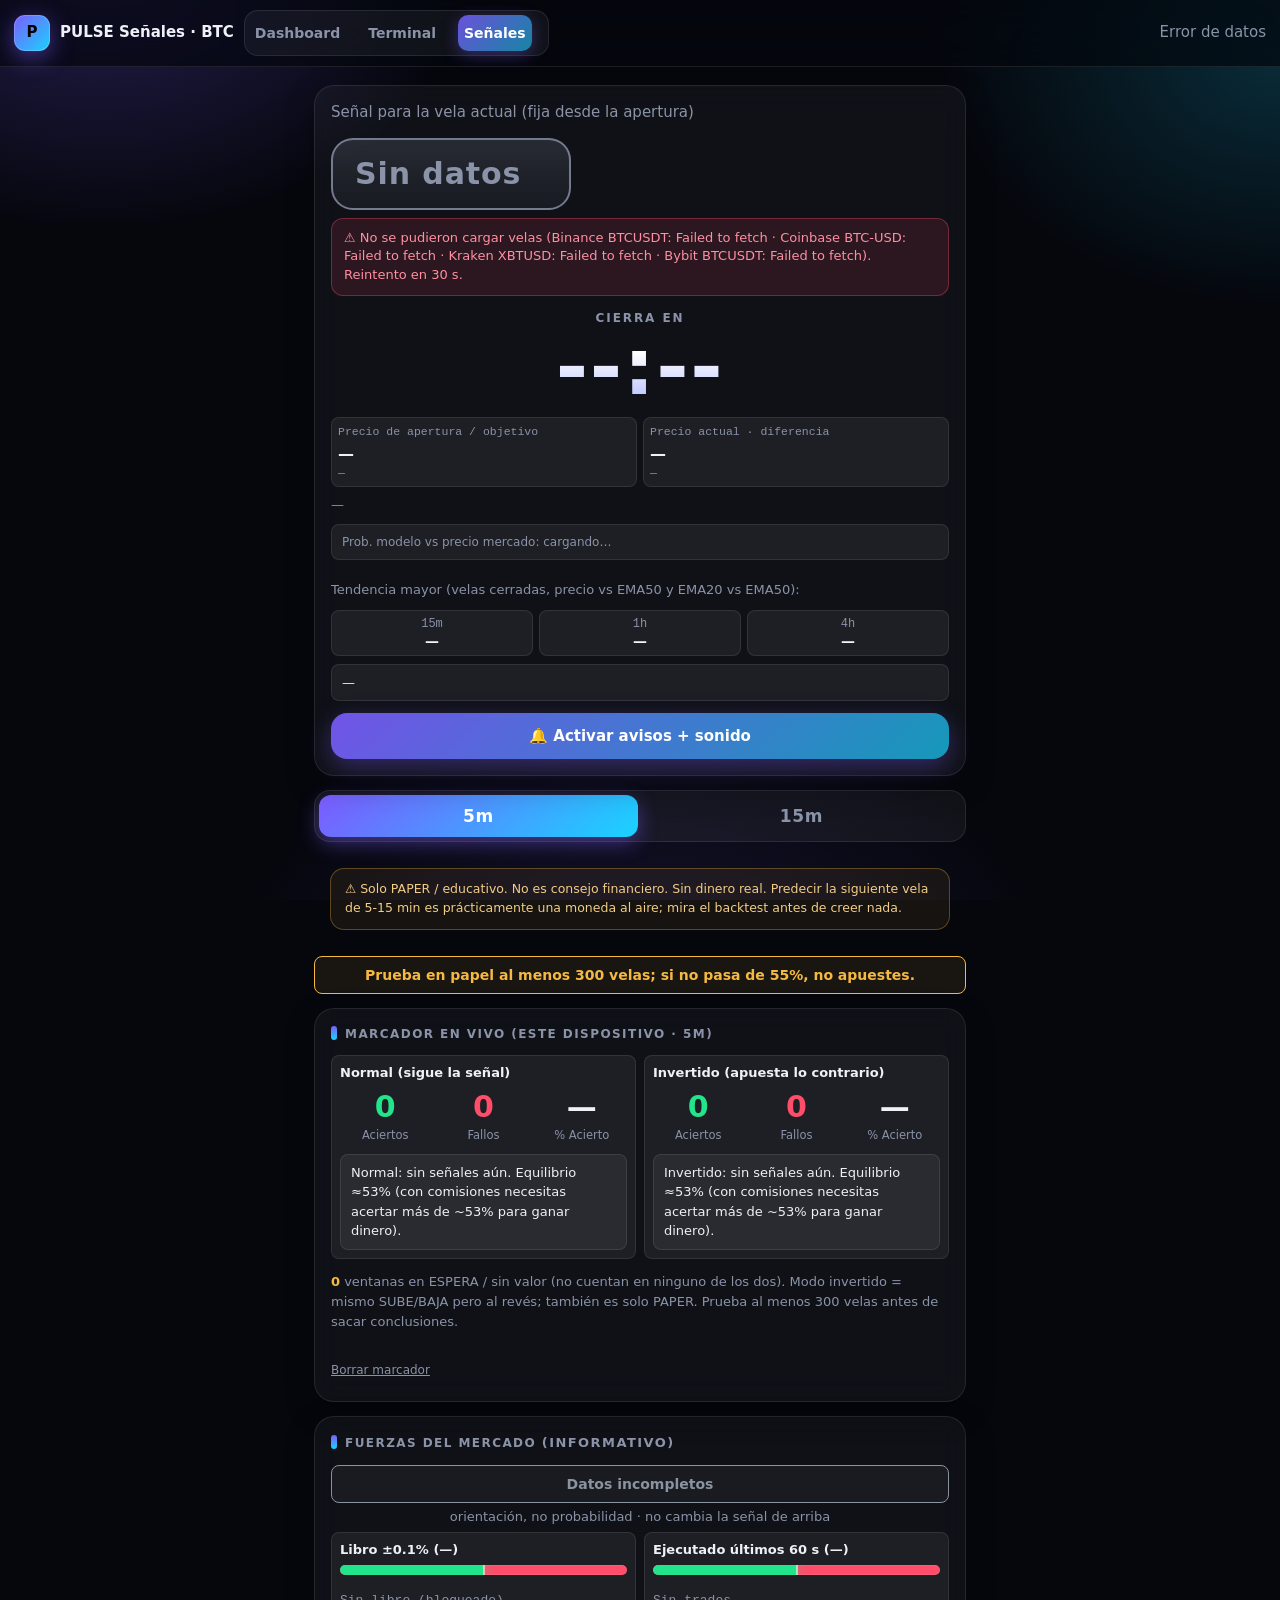
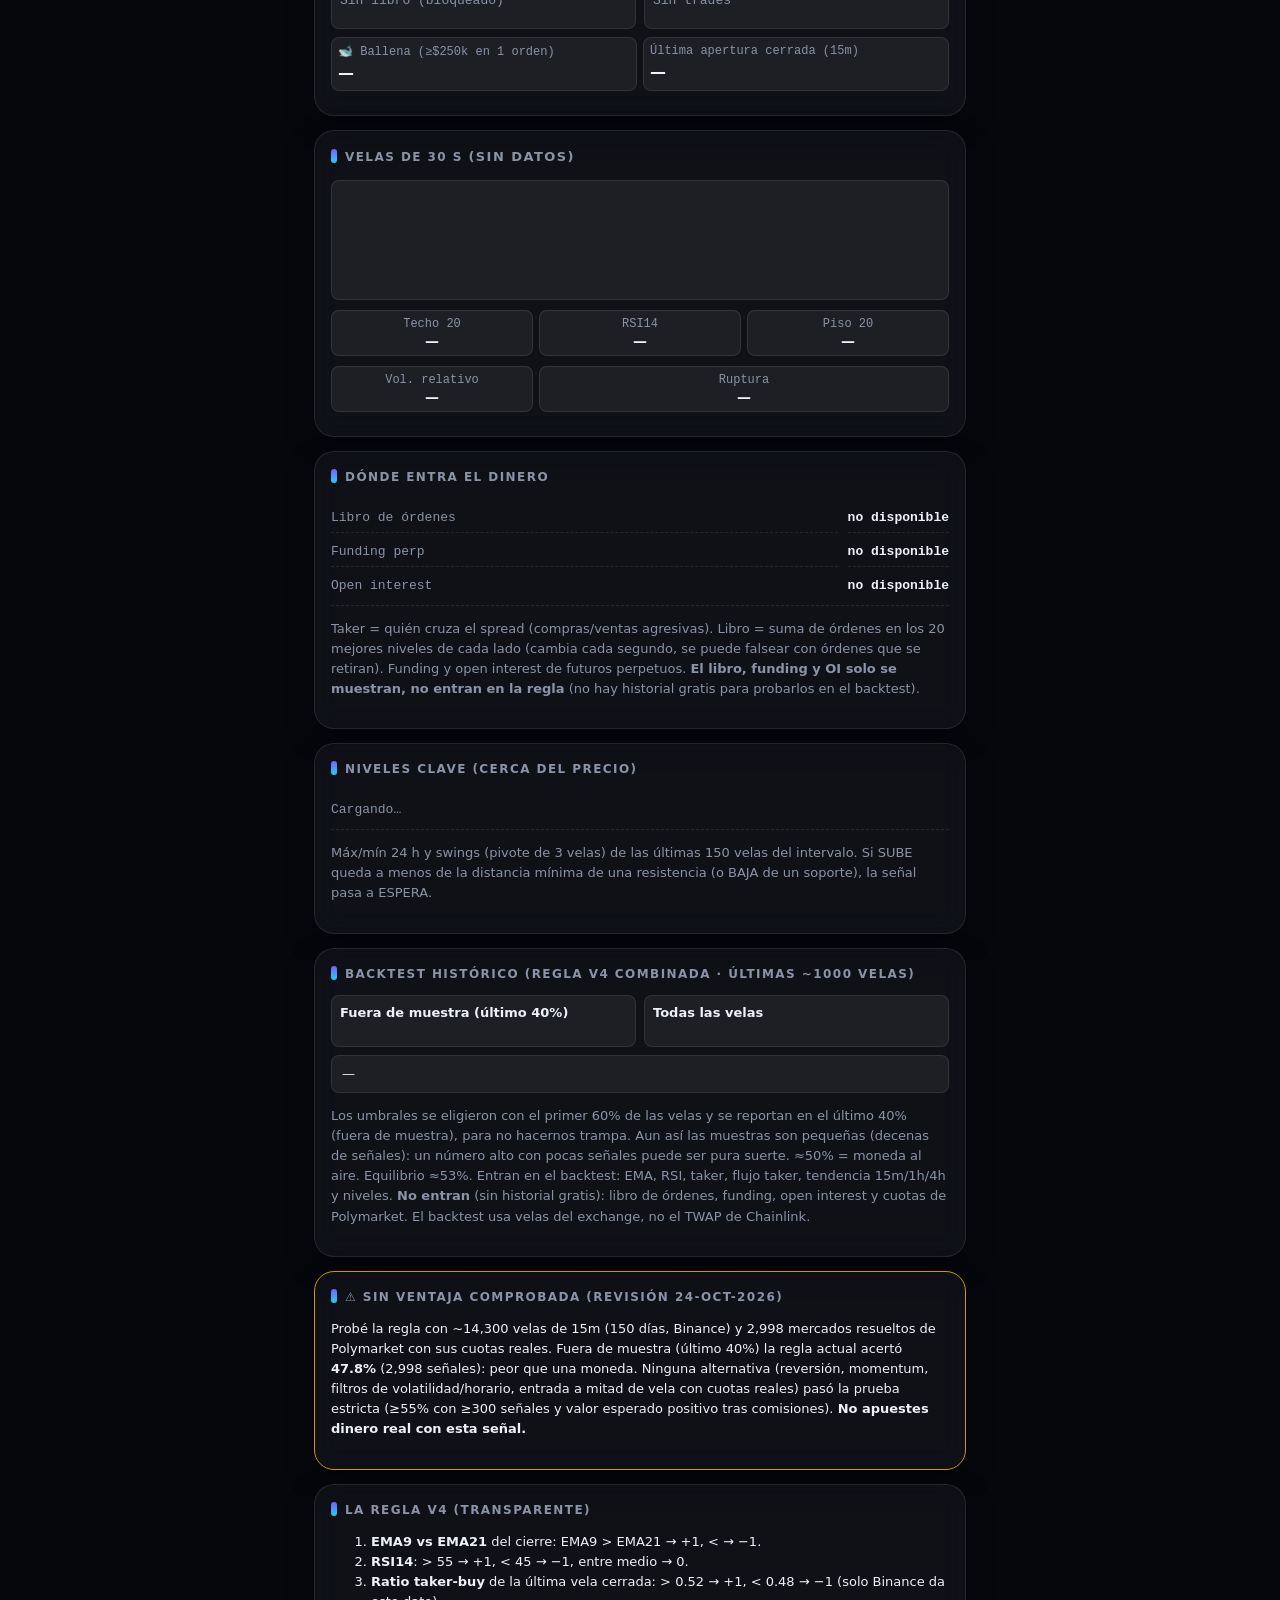
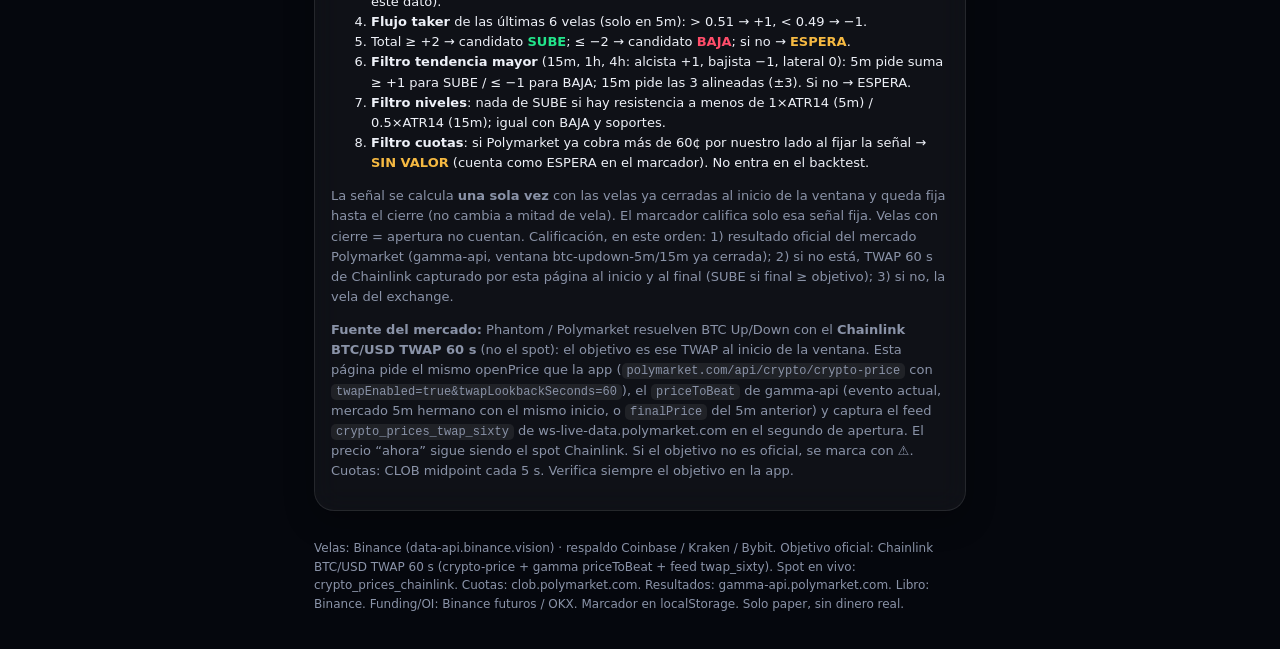
<file: senales.backup-design-2026-10-27.html>
<!doctype html><html lang="es"><head><meta charset="utf-8"><meta name="viewport" content="width=device-width,initial-scale=1,viewport-fit=cover">
<title>PULSE · Señales BTC v4 (PAPER)</title><meta name="theme-color" content="#0b0d10">
<link rel="manifest" href="manifest.json"><link rel="icon" href="icon-192.png"><link rel="apple-touch-icon" href="icon-192.png">
<meta name="apple-mobile-web-app-capable" content="yes"><meta name="mobile-web-app-capable" content="yes"><meta name="apple-mobile-web-app-status-bar-style" content="black-translucent"><meta name="apple-mobile-web-app-title" content="Señales">
<link rel="stylesheet" href="terminal.css?v=2"><link rel="stylesheet" href="senales.css?v=2">
<style>.dir.WAIT{color:#f5b942;border-color:#f5b942;background:rgba(245,185,66,.12);font-size:34px}
.tg{display:grid;grid-template-columns:1fr 1fr;gap:6px;margin:8px 0;font:12px var(--mono)}.tg div{background:var(--panel2);border-radius:8px;padding:6px}.tg b{display:block;font-size:16px}
.be{padding:8px 10px;border-radius:8px;background:var(--panel2);font-size:13px;margin-top:8px}.rule300{border:1px solid #f5b942;color:#f5b942;padding:8px 10px;border-radius:8px;font-weight:700;font-size:14px;text-align:center}
.trow{display:grid;grid-template-columns:repeat(3,1fr);gap:6px;margin:8px 0;font:12px var(--mono)}.trow div{background:var(--panel2);border-radius:8px;padding:6px;text-align:center}.trow b{display:block;font-size:14px}
.two{display:grid;grid-template-columns:1fr 1fr;gap:8px}.two>div{background:var(--panel2);border-radius:8px;padding:8px}.two h4{margin:0 0 6px;font-size:13px}.kv{display:grid;grid-template-columns:1fr auto;gap:4px 10px;font:13px var(--mono)}.kv span:nth-child(odd){color:var(--mut,#8a93a0)}
@media(max-width:520px){.two{grid-template-columns:1fr}.tg{grid-template-columns:1fr}.tg b{font-size:15px}.kv{font-size:12px}}
#src,#why,#probm,#opsrc,#diff,.kv span,.kv b{overflow-wrap:anywhere;word-break:break-word}.kv b{text-align:right}
.up{color:var(--green)}.dn{color:var(--red)}.am{color:#f5b942}</style></head><body>
<header class="hs"><div class="logo">P</div><b>PULSE Señales · BTC</b>
<nav><a href="./index.html">Dashboard</a><a href="./terminal.html">Terminal</a><a href="./senales.html" class="on">Señales</a></nav><div class="sp"></div>
<span class="mut" id="upd">—</span></header>
<main class="sw">
 <section class="panel big" id="big">
  <div class="mut" id="tgt">Señal para la vela actual (fija desde la apertura)</div>
  <div class="dirw"><span id="dir" class="dir gray">Cargando…</span></div>
  <div id="status" class="status" style="display:none"></div>
  <div class="cd"><span class="mut">Cierra en</span> <b id="cd">--:--</b></div>
  <div class="tg">
   <div><span class="mut">Precio de apertura / objetivo</span><b id="op">—</b><span class="mut" id="opsrc">—</span></div>
   <div><span class="mut">Precio actual · diferencia</span><b id="px">—</b><span id="diff" class="mut">—</span></div>
  </div>
  <div class="mut small" id="src">—</div>
  <div class="be" id="probm" style="font-size:12px">Prob. modelo vs precio mercado: cargando…</div>
  <div class="votes" id="votes"></div>
  <div class="mut small">Tendencia mayor (velas cerradas, precio vs EMA50 y EMA20 vs EMA50):</div>
  <div class="trow" id="trend"><div><span class="mut">15m</span><b>—</b></div><div><span class="mut">1h</span><b>—</b></div><div><span class="mut">4h</span><b>—</b></div></div>
  <div class="be" id="why">—</div>
  <button id="notif" type="button">🔔 Activar avisos + sonido</button>
 </section>
 <div class="ivsel" role="group" aria-label="Intervalo"><button data-iv="5m">5m</button><button data-iv="15m">15m</button></div>
 <div class="banner sm">⚠ Solo PAPER / educativo. No es consejo financiero. Sin dinero real. Predecir la siguiente vela de 5-15 min es prácticamente una moneda al aire; mira el backtest antes de creer nada.</div>
 <div class="rule300">Prueba en papel al menos 300 velas; si no pasa de 55%, no apuestes.</div>
 <section class="panel"><h3>Marcador en vivo (este dispositivo · <span id="ivl">5m</span>)</h3>
  <div class="two"><div><h4>Normal (sigue la señal)</h4>
  <div class="score"><div><b class="up" id="hits">0</b><span>Aciertos</span></div><div><b class="dn" id="miss">0</b><span>Fallos</span></div><div><b id="acc">—</b><span>% Acierto</span></div></div>
  <div class="be" id="belive">—</div></div>
  <div><h4>Invertido (apuesta lo contrario)</h4>
  <div class="score"><div><b class="up" id="ihits">0</b><span>Aciertos</span></div><div><b class="dn" id="imiss">0</b><span>Fallos</span></div><div><b id="iacc">—</b><span>% Acierto</span></div></div>
  <div class="be" id="ibelive">—</div></div></div>
  <p class="mut small"><b class="am" id="waits">0</b> ventanas en ESPERA / sin valor (no cuentan en ninguno de los dos). Modo invertido = mismo SUBE/BAJA pero al revés; también es solo PAPER. Prueba al menos 300 velas antes de sacar conclusiones.</p>
  <div class="hist" id="hist"></div><button id="reset" type="button" class="link">Borrar marcador</button></section>
 <section class="panel" id="xtra"><h3>Fuerzas del mercado <span class="mut small">(informativo)</span></h3>
 <div id="fzState" class="rule300">Cargando…</div><p class="mut small" style="text-align:center;margin:4px 0">orientación, no probabilidad · no cambia la señal de arriba</p>
 <div class="two"><div><h4>Libro ±0.1% (<span id="fzBkSrc">—</span>)</h4><div class="fzbar"><i id="fzBkB"></i></div><div class="kv" id="fzBk"><span>—</span><span></span></div></div>
 <div><h4>Ejecutado últimos 60 s (<span id="fzTrSrc">—</span>)</h4><div class="fzbar"><i id="fzTrB"></i></div><div class="kv" id="fzTr"><span>—</span><span></span></div></div></div>
 <div class="tg"><div>🐋 Ballena (≥$<span id="whTh">250k</span> en 1 orden)<b id="whale">—</b></div><div>Última apertura cerrada (15m)<b id="lastW">—</b></div></div></section>
<section class="panel"><h3>Velas de 30 s <span class="mut small" id="c30src"></span></h3>
 <svg id="c30" viewBox="0 0 300 110" preserveAspectRatio="none" style="width:100%;height:120px;background:var(--panel2);border-radius:8px"></svg>
 <div class="trow"><div>Techo 20<b id="c30hi">—</b></div><div>RSI14<b id="c30rsi">—</b></div><div>Piso 20<b id="c30lo">—</b></div></div>
 <div class="trow"><div>Vol. relativo<b id="c30rv">—</b></div><div style="grid-column:span 2">Ruptura<b id="c30brk">—</b></div></div></section>
<section class="panel"><h3>Dónde entra el dinero</h3><div class="kv" id="money"><span>Cargando…</span><span></span></div>
  <p class="mut small">Taker = quién cruza el spread (compras/ventas agresivas). Libro = suma de órdenes en los 20 mejores niveles de cada lado (cambia cada segundo, se puede falsear con órdenes que se retiran). Funding y open interest de futuros perpetuos. <b>El libro, funding y OI solo se muestran, no entran en la regla</b> (no hay historial gratis para probarlos en el backtest).</p></section>
 <section class="panel"><h3>Niveles clave (cerca del precio)</h3><div class="kv" id="lvls"><span>Cargando…</span><span></span></div>
  <p class="mut small">Máx/mín 24 h y swings (pivote de 3 velas) de las últimas 150 velas del intervalo. Si SUBE queda a menos de la distancia mínima de una resistencia (o BAJA de un soporte), la señal pasa a ESPERA.</p></section>
 <section class="panel"><h3>Backtest histórico (regla v4 combinada · últimas ~1000 velas)</h3>
  <div class="two"><div><h4>Fuera de muestra (último 40%)</h4><div class="kv" id="btoos"></div></div><div><h4>Todas las velas</h4><div class="kv" id="btall"></div></div></div>
  <div class="be" id="bebt">—</div>
  <p class="mut small">Los umbrales se eligieron con el primer 60% de las velas y se reportan en el último 40% (fuera de muestra), para no hacernos trampa. Aun así las muestras son pequeñas (decenas de señales): un número alto con pocas señales puede ser pura suerte. ≈50% = moneda al aire. Equilibrio ≈53%. Entran en el backtest: EMA, RSI, taker, flujo taker, tendencia 15m/1h/4h y niveles. <b>No entran</b> (sin historial gratis): libro de órdenes, funding, open interest y cuotas de Polymarket. El backtest usa velas del exchange, no el TWAP de Chainlink.</p></section>
<section class="panel" style="border:1px solid #c90"><h3>⚠️ Sin ventaja comprobada (revisión 24-oct-2026)</h3><p class="small">Probé la regla con ~14,300 velas de 15m (150 días, Binance) y 2,998 mercados resueltos de Polymarket con sus cuotas reales. Fuera de muestra (último 40%) la regla actual acertó <b>47.8%</b> (2,998 señales): peor que una moneda. Ninguna alternativa (reversión, momentum, filtros de volatilidad/horario, entrada a mitad de vela con cuotas reales) pasó la prueba estricta (≥55% con ≥300 señales y valor esperado positivo tras comisiones). <b>No apuestes dinero real con esta señal.</b></p></section>
 <section class="panel"><h3>La regla v4 (transparente)</h3><ol class="small">
  <li><b>EMA9 vs EMA21</b> del cierre: EMA9 &gt; EMA21 → +1, &lt; → −1.</li>
  <li><b>RSI14</b>: &gt; 55 → +1, &lt; 45 → −1, entre medio → 0.</li>
  <li><b>Ratio taker-buy</b> de la última vela cerrada: &gt; 0.52 → +1, &lt; 0.48 → −1 (solo Binance da este dato).</li>
  <li><b>Flujo taker</b> de las últimas 6 velas (solo en 5m): &gt; 0.51 → +1, &lt; 0.49 → −1.</li>
  <li>Total ≥ +2 → candidato <b class="up">SUBE</b>; ≤ −2 → candidato <b class="dn">BAJA</b>; si no → <b class="am">ESPERA</b>.</li>
  <li><b>Filtro tendencia mayor</b> (15m, 1h, 4h: alcista +1, bajista −1, lateral 0): 5m pide suma ≥ +1 para SUBE / ≤ −1 para BAJA; 15m pide las 3 alineadas (±3). Si no → ESPERA.</li>
  <li><b>Filtro niveles</b>: nada de SUBE si hay resistencia a menos de 1×ATR14 (5m) / 0.5×ATR14 (15m); igual con BAJA y soportes.</li>
  <li><b>Filtro cuotas</b>: si Polymarket ya cobra más de 60¢ por nuestro lado al fijar la señal → <b class="am">SIN VALOR</b> (cuenta como ESPERA en el marcador). No entra en el backtest.</li></ol>
  <p class="mut small">La señal se calcula <b>una sola vez</b> con las velas ya cerradas al inicio de la ventana y queda fija hasta el cierre (no cambia a mitad de vela). El marcador califica solo esa señal fija. Velas con cierre = apertura no cuentan. Calificación, en este orden: 1) resultado oficial del mercado Polymarket (gamma-api, ventana btc-updown-5m/15m ya cerrada); 2) si no está, TWAP 60 s de Chainlink capturado por esta página al inicio y al final (SUBE si final ≥ objetivo); 3) si no, la vela del exchange.</p>
  <p class="mut small"><b>Fuente del mercado:</b> Phantom / Polymarket resuelven BTC Up/Down con el <b>Chainlink BTC/USD TWAP 60 s</b> (no el spot): el objetivo es ese TWAP al inicio de la ventana. Esta página pide el mismo openPrice que la app (<code>polymarket.com/api/crypto/crypto-price</code> con <code>twapEnabled=true&amp;twapLookbackSeconds=60</code>), el <code>priceToBeat</code> de gamma-api (evento actual, mercado 5m hermano con el mismo inicio, o <code>finalPrice</code> del 5m anterior) y captura el feed <code>crypto_prices_twap_sixty</code> de ws-live-data.polymarket.com en el segundo de apertura. El precio “ahora” sigue siendo el spot Chainlink. Si el objetivo no es oficial, se marca con ⚠. Cuotas: CLOB midpoint cada 5 s. Verifica siempre el objetivo en la app.</p></section>
</main>
<footer>Velas: Binance (data-api.binance.vision) · respaldo Coinbase / Kraken / Bybit. Objetivo oficial: Chainlink BTC/USD TWAP 60 s (crypto-price + gamma priceToBeat + feed twap_sixty). Spot en vivo: crypto_prices_chainlink. Cuotas: clob.polymarket.com. Resultados: gamma-api.polymarket.com. Libro: Binance. Funding/OI: Binance futuros / OKX. Marcador en localStorage. Solo paper, sin dinero real.</footer>
<script>
// PULSE Señales v3 (todo en esta página). Regla pura + UI.
(function(root){
function emaLast(v,n){if(v.length<n)return null;const k=2/(n+1);let e=v.slice(0,n).reduce((a,b)=>a+b,0)/n;for(let i=n;i<v.length;i++)e=v[i]*k+e*(1-k);return e}
function rsi(v,n){n=n||14;if(v.length<=n)return null;let g=0,l=0;for(let i=1;i<=n;i++){const d=v[i]-v[i-1];if(d>0)g+=d;else l-=d}g/=n;l/=n;for(let i=n+1;i<v.length;i++){const d=v[i]-v[i-1];g=(g*(n-1)+(d>0?d:0))/n;l=(l*(n-1)+(d<0?-d:0))/n}if(l===0)return g===0?50:100;return 100-100/(1+g/l)}
function atr(c,n){n=n||14;if(c.length<n+1)return null;let s=0;for(let i=c.length-n;i<c.length;i++){const p=c[i-1].c,x=c[i];s+=Math.max(x.h-x.l,Math.abs(x.h-p),Math.abs(x.l-p))}return s/n}
// Parámetros elegidos con train/test (ver backtest). DEF = regla v3 original + filtros nuevos.
const DEF={'5m':{minScore:2,htfMin:1,lvlK:1,flowN:6},'15m':{minScore:2,htfMin:3,lvlK:0.5,flowN:0}};
const MIN_SCORE=2,ODDS_MAX=0.60;
// Tendencia de una temporalidad con velas cerradas: precio vs EMA50 y EMA20 vs EMA50
function trend(c){if(!c||c.length<60)return null;const cl=c.slice(-250).map(x=>x.c),e20=emaLast(cl,20),e50=emaLast(cl,50),p=cl[cl.length-1];
  const s=p>e50&&e20>e50?1:p<e50&&e20<e50?-1:0;return {s,label:s>0?'alcista':s<0?'bajista':'lateral',e20,e50,p}}
// velas cerradas antes de t (búsqueda binaria por T)
function closedBefore(c,t){let lo=0,hi=c.length;while(lo<hi){const m=(lo+hi)>>1;if(c[m].T<t)lo=m+1;else hi=m}return c.slice(Math.max(0,lo-250),lo)}
function flow(c,n){const w=c.slice(-n).filter(x=>x.tb!=null&&x.v>0);if(!w.length)return null;const v=w.reduce((a,x)=>a+x.v,0),b=w.reduce((a,x)=>a+x.tb,0);return v>0?b/v:null}
function volSpike(c,n){n=n||20;if(c.length<n+1)return null;const last=c[c.length-1],avg=c.slice(-n-1,-1).reduce((a,x)=>a+x.v,0)/n;return avg>0?last.v/avg:null}
// niveles: máx/mín 24h + swings (pivote 3 velas) recientes
function levels(c,ms){if(c.length<30)return null;const last=c[c.length-1],p=last.c,d24=c.filter(x=>x.t>last.T-86400000);
  const hi24=Math.max(...d24.map(x=>x.h)),lo24=Math.min(...d24.map(x=>x.l));const w=c.slice(-150),sh=[],sl=[];
  for(let i=3;i<w.length-3;i++){let H=true,L=true;for(let j=1;j<=3;j++){if(!(w[i].h>w[i-j].h&&w[i].h>=w[i+j].h))H=false;if(!(w[i].l<w[i-j].l&&w[i].l<=w[i+j].l))L=false}if(H)sh.push(w[i].h);if(L)sl.push(w[i].l)}
  const all=sh.concat(sl,[hi24,lo24]),res=all.filter(x=>x>p),sup=all.filter(x=>x<p);
  return {p,hi24,lo24,res:res.length?Math.min(...res):null,sup:sup.length?Math.max(...sup):null,atr:atr(c,14)}}
// candles cerradas (antigua primero) del intervalo; ctx={htf:{'15m':[],'1h':[],'4h':[]},t,P}
function predict(candles,ctx){
  ctx=ctx||{};if(!candles||candles.length<22)return null;const P=ctx.P||DEF['5m'];
  const cl=candles.map(x=>x.c),last=candles[candles.length-1];
  const e9=emaLast(cl,9),e21=emaLast(cl,21),r=rsi(cl,14);
  const vEma=e9>e21?1:e9<e21?-1:0, vRsi=r==null?0:r>55?1:r<45?-1:0;
  const tr=(last.tb!=null&&last.v>0)?last.tb/last.v:null, vTk=tr==null?0:tr>0.52?1:tr<0.48?-1:0;
  const fl=P.flowN?flow(candles,P.flowN):null, vFl=fl==null||!P.flowN?0:fl>0.51?1:fl<0.49?-1:0;
  const score=vEma+vRsi+vTk+vFl;
  let raw=score>=P.minScore?'UP':score<=-P.minScore?'DOWN':'WAIT',dir=raw,why=raw==='WAIT'?'puntaje insuficiente':'';
  // tendencia mayor
  const tf={};let hs=0,hn=0;const t=ctx.t!=null?ctx.t:last.T+1;
  if(ctx.htf)for(const k of ['15m','1h','4h']){const c=ctx.htf[k];if(!c)continue;const tt=trend(closedBefore(c,t));tf[k]=tt;if(tt){hs+=tt.s;hn++}}
  if(dir!=='WAIT'&&P.htfMin&&!hn){dir='WAIT';why='sin datos de tendencia mayor'}
  if(dir!=='WAIT'&&P.htfMin&&hn){if(dir==='UP'&&hs<P.htfMin){dir='WAIT';why='contra la tendencia mayor'}if(dir==='DOWN'&&hs>-P.htfMin){dir='WAIT';why='contra la tendencia mayor'}}
  const lv=levels(candles.slice(-400));
  if(dir!=='WAIT'&&P.lvlK&&lv&&lv.atr){if(dir==='UP'&&lv.res!=null&&lv.res-lv.p<P.lvlK*lv.atr){dir='WAIT';why='SUBE justo bajo resistencia'}
    if(dir==='DOWN'&&lv.sup!=null&&lv.p-lv.sup<P.lvlK*lv.atr){dir='WAIT';why='BAJA justo sobre soporte'}}
  return {dir,raw,why,score,ema9:e9,ema21:e21,rsi:r,taker:tr,flow:fl,htf:tf,htfSum:hs,lv,vol:volSpike(candles),votes:{ema:vEma,rsi:vRsi,taker:vTk,flow:vFl}};
}
function outcome(c){return c.c>c.o?'UP':c.c<c.o?'DOWN':null}
// Backtest: señal con velas cerradas antes de la vela i; evalúa vela i. Devuelve normal e invertido. from/to = rango de índices
function backtest(candles,opt){opt=opt||{};const warm=opt.warm||60,from=Math.max(warm,22,opt.from||0),to=opt.to==null?candles.length:opt.to;let hit=0,miss=0,skip=0,flat=0;
  for(let i=from;i<to;i++){const p=predict(candles.slice(Math.max(0,i-400),i),{htf:opt.htf,t:candles[i].t,P:opt.P});if(!p)continue;
    if(p.dir==='WAIT'){skip++;continue}const o=outcome(candles[i]);if(!o){flat++;continue}p.dir===o?hit++:miss++}
  const n=hit+miss;return {hit,miss,n,skip,flat,acc:n?100*hit/n:null,inv:n?100*miss/n:null}}
function fromBinance(k){return {t:+k[0],T:+k[6],o:+k[1],h:+k[2],l:+k[3],c:+k[4],v:+k[5],tb:+k[9]}}
function twap(ticks,t){const w=ticks.filter(x=>x.t>t-60000&&x.t<=t);if(w.length<30)return null;return w.reduce((a,x)=>a+x.v,0)/w.length}
const api={emaLast,rsi,atr,trend,closedBefore,flow,volSpike,levels,predict,outcome,backtest,fromBinance,twap,DEF,MIN_SCORE,ODDS_MAX};
if(typeof module!=='undefined'&&module.exports)module.exports=api;else root.SR=api;
})(typeof self!=='undefined'?self:this);
if(typeof document!=='undefined')(function(){
const $=id=>document.getElementById(id);
const MS={'5m':300000,'15m':900000},CB={'5m':300,'15m':900},BE=53;
let iv=localStorage.getItem('senales_iv');if(!MS[iv])iv='5m';
let cur=null,loading=false,src='',lastPx=null,lastTickRef=0,m1=null,m1At=0;
const K=()=>'senales4_preds_'+iv;
const load=()=>{try{return JSON.parse(localStorage.getItem(K()))||[]}catch(e){return []}};
const save=a=>localStorage.setItem(K(),JSON.stringify(a.slice(-1000)));
const fmt=n=>n==null?'—':'$'+n.toLocaleString('es-MX',{minimumFractionDigits:2,maximumFractionDigits:2});
const lbl=d=>d==='UP'?'SUBE ▲':d==='DOWN'?'BAJA ▼':'ESPERA / NO APOSTAR';
const counts=p=>p.dir!=='WAIT'&&!p.noValue;
// ---- Chainlink BTC/USD (feed público de Polymarket) ----
// Spot = precio "ahora". TWAP 60 s = objetivo oficial de Phantom/Polymarket (mismo que crypto-price?twapEnabled=true&twapLookbackSeconds=60).
let ticks=[],clOk=false,ws=null;
const TW='senales3_cltwap';
const twLoad=()=>{try{return JSON.parse(localStorage.getItem(TW))||{}}catch(e){return {}}};
function twSave(t,v){const o=twLoad();o[t]=v;const ks=Object.keys(o).map(Number).sort((a,b)=>a-b);while(ks.length>3000)delete o[ks.shift()];localStorage.setItem(TW,JSON.stringify(o))}
function addTick(t,v){if(!isFinite(v)||!isFinite(t))return;if(t<1e12)t*=1000;if(ticks.length&&t<=ticks[ticks.length-1].t){if(!ticks.some(x=>x.t===t)){ticks.push({t,v});ticks.sort((a,b)=>a.t-b.t)}}else ticks.push({t,v});
  const cut=Date.now()-1200000;while(ticks.length&&ticks[0].t<cut)ticks.shift();clOk=true;captureBoundaries()}
function addTwap60(t,v){if(!isFinite(v)||!isFinite(t))return;if(t<1e12)t*=1000;
  // El objetivo oficial es el TWAP 60 s en el segundo exacto de apertura (no el spot).
  for(const g of [300000,900000]){if(t%g===0)cxSave(t,v); else {const b=Math.floor(t/g)*g;if(t-b<=1500)cxSave(b,v)}}}
function captureBoundaries(){if(!ticks.length)return;const last=ticks[ticks.length-1].t,o=twLoad();
  for(const g of [300000,900000]){const b=Math.floor(last/g)*g;for(const bb of [b,b-g]){if(o[bb]==null&&last>=bb&&ticks[0].t<=bb-55000){const v=SR.twap(ticks,bb);if(v!=null)twSave(bb,v)}}}}
const CLX='senales5_cltwap60'; // v5: TWAP 60 s oficial (antes senales4_clexact guardaba spot ≠ app)
const cxLoad=()=>{try{return JSON.parse(localStorage.getItem(CLX))||{}}catch(e){return {}}};
function cxSave(t,v){const o=cxLoad();if(o[t]!=null)return;o[t]=v;const ks=Object.keys(o).map(Number).sort((a,b)=>a-b);while(ks.length>3000)delete o[ks.shift()];localStorage.setItem(CLX,JSON.stringify(o))}
let clLast=0,clBack=1000,clTimer=null;
function clKill(){if(ws){const w=ws;ws=null;try{clearInterval(w._p)}catch(e){}w.onopen=w.onmessage=w.onclose=w.onerror=null;try{w.close()}catch(e){}}clOk=false}
function clSchedule(){clearTimeout(clTimer);clTimer=setTimeout(connectCL,clBack);clBack=Math.min(clBack*2,15000)}
function connectCL(){clearTimeout(clTimer);clKill();let w;try{w=new WebSocket('wss://ws-live-data.polymarket.com')}catch(e){console.warn('CL',e);clSchedule();return}ws=w;
  const sub=()=>{try{w.send(JSON.stringify({action:'subscribe',subscriptions:[
    {topic:'crypto_prices_chainlink',type:'*',filters:'{"symbol":"btc/usd"}'},
    {topic:'crypto_prices_twap_sixty',type:'*',filters:'{"symbol":"btc/usd"}'}
  ]}))}catch(e){}};
  w.onopen=()=>{clLast=Date.now();sub();w._p=setInterval(()=>{if(w.readyState===1)try{w.send('PING')}catch(e){}},5000)};
  w.onmessage=m=>{if(ws!==w)return;clLast=Date.now();let j;try{j=JSON.parse(m.data)}catch(e){return}const p=j&&j.payload;if(!p)return;
    const topic=j.topic||'', isTwap=topic==='crypto_prices_twap_sixty';
    const ingest=(ts,val)=>{if(isTwap)addTwap60(ts,val); else addTick(ts,val)};
    if(Array.isArray(p.data))p.data.forEach(x=>ingest(+x.timestamp,+x.value));
    else if(p.symbol==='btc/usd'&&p.value!=null)ingest(+p.timestamp,+p.value);
    clBack=1000;render()};
  w.onclose=()=>{if(ws!==w)return;clearInterval(w._p);ws=null;clOk=false;clSchedule()};w.onerror=()=>{try{w.close()}catch(e){}}}
// vigilante: iOS Safari mata el socket al bloquear/cambiar de app sin avisar
setInterval(()=>{if(!ws||(ws.readyState===1&&Date.now()-clLast>12000)||(ws.readyState===0&&Date.now()-clLast>15000)){clLast=Date.now();connectCL()}},4000);
const clWake=()=>{if(document.visibilityState!=='hidden'&&(!ws||ws.readyState!==1||Date.now()-clLast>6000))connectCL()};
document.addEventListener('visibilitychange',clWake);window.addEventListener('pageshow',clWake);window.addEventListener('online',clWake);window.addEventListener('focus',clWake);
// ---- velas de exchange ----
function tfetch(u,ms){const c=typeof AbortController!=='undefined'?new AbortController():null;const t=setTimeout(function(){if(c)c.abort()},ms||9000);
  return fetch(u,{cache:'no-store',signal:c?c.signal:undefined}).then(function(r){clearTimeout(t);if(!r.ok)throw new Error('HTTP '+r.status);return r.json()},function(e){clearTimeout(t);throw e})}
const SRC=[
 ['Binance BTCUSDT',async()=>(await tfetch(`https://data-api.binance.vision/api/v3/klines?symbol=BTCUSDT&interval=${iv}&limit=1000`)).map(SR.fromBinance)],
 ['Coinbase BTC-USD',async()=>{const g=CB[iv];let out=[],end=Math.floor(Date.now()/1000);
   for(let p=0;p<4;p++){const st=end-300*g;const a=await tfetch(`https://api.exchange.coinbase.com/products/BTC-USD/candles?granularity=${g}&start=${new Date(st*1000).toISOString()}&end=${new Date(end*1000).toISOString()}`);if(!a.length)break;out=a.concat(out);end=st}
   return out.map(x=>({t:x[0]*1000,T:x[0]*1000+MS[iv]-1,o:+x[3],h:+x[2],l:+x[1],c:+x[4],v:+x[5],tb:null}))}],
 ['Kraken XBTUSD',async()=>{const j=await tfetch(`https://api.kraken.com/0/public/OHLC?pair=XBTUSD&interval=${MS[iv]/60000}`);const k=Object.keys(j.result).filter(x=>x!=='last')[0];
   return j.result[k].map(x=>({t:x[0]*1000,T:x[0]*1000+MS[iv]-1,o:+x[1],h:+x[2],l:+x[3],c:+x[4],v:+x[6],tb:null}))}],
 ['Bybit BTCUSDT',async()=>{const j=await tfetch(`https://api.bybit.com/v5/market/kline?category=spot&symbol=BTCUSDT&interval=${MS[iv]/60000}&limit=1000`);
   return j.result.list.map(x=>({t:+x[0],T:+x[0]+MS[iv]-1,o:+x[1],h:+x[2],l:+x[3],c:+x[4],v:+x[5],tb:null}))}]
];
async function fetchCandles(){const errs=[];
  for(const [name,fn] of SRC){try{const a=await fn();const m=new Map();a.forEach(c=>{if(isFinite(c.c))m.set(c.t,c)});const out=[...m.values()].sort((x,y)=>x.t-y.t).slice(-1000);
      if(out.length<30)throw new Error('pocas velas');src=name+(name.indexOf('Binance')===0?'':' (sin taker)');return out}
    catch(e){console.warn(name,e);errs.push(name+': '+(e&&e.name==='AbortError'?'timeout':(e&&e.message||e)))}}
  throw new Error(errs.join(' · '))}
let htfC={},htfAt=0;
async function fetchHTF(all){const out={};if(iv==='15m')out['15m']=all;
  if(Date.now()-htfAt>60000){for(const k of ['15m','1h','4h']){if(k==='15m'&&iv==='15m')continue;try{htfC[k]=(await tfetch(`https://data-api.binance.vision/api/v3/klines?symbol=BTCUSDT&interval=${k}&limit=1000`)).map(SR.fromBinance)}catch(e){console.warn('HTF',k,e)}}htfAt=Date.now()}
  for(const k of ['15m','1h','4h'])if(!out[k]&&htfC[k])out[k]=htfC[k];return out}
// ---- dónde entra el dinero ----
let money={};const OIK='senales4_okxoi';
async function fetchMoney(){const m={};
  try{const d=await tfetch('https://data-api.binance.vision/api/v3/depth?symbol=BTCUSDT&limit=20',7000);const b=d.bids.reduce((a,x)=>a+ +x[1],0),k=d.asks.reduce((a,x)=>a+ +x[1],0);m.ob={b,a:k,imb:(b-k)/(b+k)};m.obSrc='Binance'}catch(e){m.obErr=String(e&&e.message||e)}
  try{const f=await tfetch('https://fapi.binance.com/fapi/v1/premiumIndex?symbol=BTCUSDT',6000);m.fund=+f.lastFundingRate;m.fundSrc='Binance futuros';
    const h=await tfetch('https://fapi.binance.com/futures/data/openInterestHist?symbol=BTCUSDT&period=5m&limit=13',6000);if(h.length>1){const a=+h[0].sumOpenInterest,z=+h[h.length-1].sumOpenInterest;m.oi=z;m.oiCh=100*(z-a)/a;m.oiWin='1 h';m.oiSrc='Binance futuros'}}
  catch(e){m.fapiErr=String(e&&e.message||e)}
  if(m.fund==null)try{const f=await tfetch('https://www.okx.com/api/v5/public/funding-rate?instId=BTC-USDT-SWAP',6000);m.fund=+f.data[0].fundingRate;m.fundSrc='OKX'}catch(e){m.okxErr=1}
  if(m.oi==null)try{const o=await tfetch('https://www.okx.com/api/v5/public/open-interest?instId=BTC-USDT-SWAP',6000);const z=+o.data[0].oiCcy,now=Date.now();m.oi=z;m.oiSrc='OKX';
    let h=[];try{h=JSON.parse(localStorage.getItem(OIK))||[]}catch(e){}h.push([now,z]);h=h.filter(x=>x[0]>now-7200000);localStorage.setItem(OIK,JSON.stringify(h));
    const old=h.find(x=>x[0]<=now-1800000);if(old){m.oiCh=100*(z-old[1])/old[1];m.oiWin=Math.round((now-old[0])/60000)+' min'}}catch(e){m.okxErr=1}
  money=m;render()}
function beTxt(acc,n,what){if(acc==null)return `${what}: sin señales aún. Equilibrio ≈${BE}% (con comisiones necesitas acertar más de ~${BE}% para ganar dinero).`;
  const d=acc-BE;return `${what}: ${acc.toFixed(1)}% en ${n} señales vs equilibrio ~${BE}% → ${d>0?'<b class="up">+'+d.toFixed(1)+' pts por encima</b>':'<b class="dn">'+d.toFixed(1)+' pts por debajo (perderías dinero)</b>'}${n<300?' · muestra pequeña (&lt;300), no es concluyente':''}.`}
// ---- Polymarket gamma-api (CORS abierto): cuotas en vivo y resultado oficial de ventanas cerradas ----
let pmOdds=null,pmMeta=null;
const PM_VAR={'5m':'fiveminute','15m':'fifteen'};
function pmIso(sec){return new Date(sec*1000).toISOString().replace(/\.\d{3}Z$/,'Z')}
async function pmGammaMeta(slug){try{const a=await tfetch('https://gamma-api.polymarket.com/events?slug='+slug,7000);const e=a&&a[0];if(!e)return {};return e.eventMetadata||(e.markets&&e.markets[0]&&e.markets[0].eventMetadata)||{}}catch(e){return {}}}
// Mismo endpoint que usa la app Phantom/Polymarket para el objetivo en vivo (TWAP 60 s).
async function pmCryptoOpen(tOpen,myIv){try{const t0=Math.floor(tOpen/1000),t1=t0+MS[myIv]/1000;
  const j=await tfetch(`https://polymarket.com/api/crypto/crypto-price?symbol=BTC&eventStartTime=${pmIso(t0)}&variant=${PM_VAR[myIv]}&endDate=${pmIso(t1)}&twapEnabled=true&twapLookbackSeconds=60`,3000);
  const v=+j.openPrice;return (isFinite(v)&&v>0)?v:null}catch(e){return null}}
// metadatos de la ventana actual + objetivo oficial (TWAP 60 s)
async function pmMetaGet(myIv,tOpen){if(pmMeta&&pmMeta.t===tOpen&&pmMeta.iv===myIv&&(pmMeta.ptb!=null||Date.now()-pmMeta.at<20000))return pmMeta;
  const e=await pmEvent(tOpen,myIv);const m=e&&e.markets&&e.markets[0];if(!m)return pmMeta=null;
  const o=JSON.parse(m.outcomes||'[]'),tk=JSON.parse(m.clobTokenIds||'[]'),em=e.eventMetadata||m.eventMetadata||{};let ptb=+em.priceToBeat,ptbSrc=null;
  if(isFinite(ptb)&&ptb)ptbSrc='gamma';
  if(!ptbSrc){const mm=String(m.description||'').match(/price to beat[^$\d]*\$?([\d,]+\.\d+)/i);if(mm){ptb=+mm[1].replace(/,/g,'');if(isFinite(ptb)&&ptb)ptbSrc='desc'}}
  // 5m con el mismo inicio: gamma suele publicar priceToBeat ahí antes que en el 15m (misma TWAP 60 s).
  if(!ptbSrc){const em5=await pmGammaMeta('btc-updown-5m-'+Math.floor(tOpen/1000));const v=+em5.priceToBeat;if(isFinite(v)&&v){ptb=v;ptbSrc='gamma-5m'}}
  // finalPrice del 5m anterior = openPrice TWAP 60 s de esta ventana (cadena oficial).
  if(!ptbSrc){const emP=await pmGammaMeta('btc-updown-5m-'+(Math.floor(tOpen/1000)-300));const v=+emP.finalPrice;if(isFinite(v)&&v){ptb=v;ptbSrc='gamma-prev-final'}}
  if(!ptbSrc){const v=await pmCryptoOpen(tOpen,myIv);if(v){ptb=v;ptbSrc='crypto-price-twap60'}}
  return pmMeta={t:tOpen,iv:myIv,at:Date.now(),slug:e.slug,up:tk[o.indexOf('Up')],down:tk[o.indexOf('Down')],ptb:ptbSrc?ptb:null,ptbSrc,gUp:+JSON.parse(m.outcomePrices||'[]')[o.indexOf('Up')]}}
// cuotas EN VIVO del libro CLOB (midpoint; si no, último trade)
async function clobPx(tok){try{const j=await tfetch('https://clob.polymarket.com/midpoint?token_id='+tok,5000);const v=+j.mid;if(v>0&&v<1)return v}catch(e){}
  try{const j=await tfetch('https://clob.polymarket.com/last-trade-price?token_id='+tok,5000);const v=+j.price;if(v>0&&v<1)return v}catch(e){}return null}
async function pmLive(myIv,tOpen){try{const M=await pmMetaGet(myIv,tOpen);if(!M||!M.up){pmOdds=null;return}
  let [u,d]=await Promise.all([clobPx(M.up),clobPx(M.down)]);if(u==null&&d!=null)u=1-d;if(d==null&&u!=null)d=1-u;
  if(u==null){pmOdds=null;return}pmOdds={t:tOpen,up:u,down:d,slug:M.slug,src:'CLOB',at:Date.now()}}catch(e){console.warn('PM odds',e)}}
const PMK='senales3_pmres';
const pmLoad=()=>{try{return JSON.parse(localStorage.getItem(PMK))||{}}catch(e){return {}}};
async function pmEvent(t,ivx){const a=await tfetch(`https://gamma-api.polymarket.com/events?slug=btc-updown-${ivx}-${Math.floor(t/1000)}`,7000);return a&&a[0]}
async function pmUpdate(myIv,tOpen,preds){
  await pmLive(myIv,tOpen);
  const store=pmLoad();const pend=preds.filter(p=>p.dir!=='WAIT'&&p.t+MS[myIv]<=Date.now()&&p.t>Date.now()-86400000&&!(store[myIv+p.t])).slice(-6);
  for(const p of pend){try{const e=await pmEvent(p.t,myIv);const m=e&&e.markets&&e.markets[0];if(!m||!m.closed)continue;const pr=JSON.parse(m.outcomePrices||'[]'),o=JSON.parse(m.outcomes||'[]');
    const up=+pr[o.indexOf('Up')];if(up!==0&&up!==1)continue;store[myIv+p.t]={res:up===1?'UP':'DOWN',ptb:e.eventMetadata&&e.eventMetadata.priceToBeat};}catch(e){}}
  const ks=Object.keys(store);if(ks.length>3000)ks.slice(0,ks.length-3000).forEach(k=>delete store[k]);localStorage.setItem(PMK,JSON.stringify(store));return store}
let refGen=0;
async function refresh(){
  if(loading)return;loading=true;const myIv=iv,gen=++refGen;
  try{
    const all=await fetchCandles();if(myIv!==iv)return;const now=Date.now();
    const closed=all.filter(c=>c.T<now),open=all.find(c=>c.T>=now);
    const tOpen=Math.floor(now/MS[iv])*MS[iv];
    const htf=await fetchHTF(all);if(myIv!==iv)return;const P=SR.DEF[iv];
    const preds=load(),byT=new Map(all.map(c=>[c.t,c])),tw=twLoad();const pm=await pmUpdate(myIv,tOpen,preds);if(myIv!==iv)return;
    // calificar pendientes (solo SUBE/BAJA; ESPERA queda como 'wait')
    preds.forEach(p=>{if(p.dir!=='WAIT'&&pm[iv+p.t]&&p.how!=='PM'){p.res=pm[iv+p.t].res===p.dir?'hit':'miss';p.how='PM';return}if(p.res!=null||p.t+MS[iv]>now)return;if(p.dir==='WAIT'){p.res='wait';return}
      const a=tw[p.t],b=tw[p.t+MS[iv]];let o=null,how=null;
      if(a!=null&&b!=null){o=b>=a?'UP':'DOWN';how='CL'}else{const c=byT.get(p.t);if(c&&c.T<now){o=SR.outcome(c);how='EX';if(o==null){p.res='flat';return}}}
      if(o){p.res=o===p.dir?'hit':'miss';p.how=how}});
    // señal fija: se crea una vez por ventana con velas cerradas antes de su apertura
    let lock=preds.find(p=>p.t===tOpen);
    const base=closed.filter(c=>c.t<tOpen);const live=SR.predict(base.slice(-400),{htf,t:tOpen,P});
    if(!lock&&live){const pr=live,side=pmOdds&&pmOdds.t===tOpen?(pr.dir==='UP'?pmOdds.up:pr.dir==='DOWN'?pmOdds.down:null):null;
      lock={t:tOpen,dir:pr.dir,raw:pr.raw,why:pr.why,score:pr.score,rsi:pr.rsi,taker:pr.taker,flow:pr.flow,votes:pr.votes,htf:Object.fromEntries(Object.entries(pr.htf).map(([k,v])=>[k,v&&v.label])),htfSum:pr.htfSum,odds:Number.isFinite(side)?side:null,noValue:Number.isFinite(side)&&side>SR.ODDS_MAX,late:now-tOpen>20000,res:null};preds.push(lock);notify(lock)}
    save(preds);
    cur={t:tOpen,T:tOpen+MS[iv]-1,lock,open,live,fl6:SR.flow(base,6),fl20:SR.flow(base,20)};
    const cut=Math.floor(closed.length*0.6),oos=SR.backtest(closed,{htf,P,from:cut}),bt=SR.backtest(closed,{htf,P});
    const kv=x=>`<span>Acierto normal</span><b class="${x.acc>55?'up':x.acc>BE?'am':'dn'}">${x.acc==null?'—':x.acc.toFixed(1)+'%'}</b><span>Acierto invertido</span><b class="${x.inv>55?'up':x.inv>BE?'am':'dn'}">${x.inv==null?'—':x.inv.toFixed(1)+'%'}</b><span>Señales evaluadas</span><b>${x.n}</b><span>Saltadas (ESPERA) / total</span><b class="am">${x.skip} / ${x.n+x.skip+x.flat}</b>`;
    $('btoos').innerHTML=kv(oos);$('btall').innerHTML=kv(bt);
    $('bebt').innerHTML=beTxt(oos.acc,oos.n,'Fuera de muestra normal')+'<br>'+beTxt(oos.inv,oos.n,'Fuera de muestra invertido');
    $('status').style.display='none';$('upd').textContent='Act. '+new Date().toLocaleTimeString('es-MX');
    render();
  }catch(e){console.error(e);$('upd').textContent='Error de datos';if(!cur){const d=$('dir');d.textContent='Sin datos';d.className='dir gray err';}$('status').textContent='⚠ No se pudieron cargar velas ('+(e&&e.message||e)+'). Reintento en 30 s.';$('status').style.display='block'}
  finally{if(gen===refGen)loading=false}
}
function render(){
  document.querySelectorAll('.ivsel button').forEach(b=>b.classList.toggle('on',b.dataset.iv===iv));$('ivl').textContent=iv;
  if(cur&&cur.lock){const L=cur.lock,d=$('dir');d.textContent=lbl(L.dir);d.className='dir '+L.dir;
    $('tgt').textContent=`Señal fija vela ${iv} de ${new Date(cur.t).toLocaleTimeString('es-MX',{hour:'2-digit',minute:'2-digit'})} (calculada en la apertura, no cambia)`+(L.late?' · abriste la página tarde: se calculó con datos cerrados en la apertura':'');
    const v=L.votes,s=x=>x>0?'+1':x<0?'−1':'0';
    $('votes').innerHTML=`<span>EMA9/21 ${s(v.ema)}</span><span>RSI ${L.rsi==null?'—':L.rsi.toFixed(1)} ${s(v.rsi)}</span><span>Taker ${L.taker==null?'—':L.taker.toFixed(2)} ${s(v.taker)}</span>`+(SR.DEF[iv].flowN?`<span>Flujo 6v ${L.flow==null?'—':L.flow.toFixed(3)} ${s(v.flow||0)}</span>`:'')+`<span>Total ${L.score>0?'+':''}${L.score} (necesita ±${SR.DEF[iv].minScore})</span>`;
    const th=L.htf||{};$('trend').innerHTML=['15m','1h','4h'].map(k=>{const x=th[k];return `<div><span class="mut">${k}</span><b class="${x==='alcista'?'up':x==='bajista'?'dn':'am'}">${x||'—'}</b></div>`}).join('');
    const sideNow=pmOdds&&pmOdds.t===cur.t&&Date.now()-pmOdds.at<30000?(L.dir==='UP'?pmOdds.up:L.dir==='DOWN'?pmOdds.down:null):null;
    let w=L.dir==='WAIT'?(L.raw&&L.raw!=='WAIT'?`Candidato ${lbl(L.raw)} bloqueado: <b class="am">${L.why}</b>.`:'Puntaje insuficiente → ESPERA.'):`Pasa los filtros (tendencia mayor ${L.htfSum>0?'+':''}${L.htfSum}, niveles OK).`;
    if(L.noValue)w+=` <b class="am">SIN VALOR</b>: Polymarket cobraba ${(100*L.odds).toFixed(0)}¢ por este lado al abrir (&gt;60¢) → cuenta como ESPERA, no apostar.`;
    else if(Number.isFinite(sideNow)&&sideNow>SR.ODDS_MAX)w+=` <b class="am">SIN VALOR ahora</b>: el mercado ya cobra ${(100*sideNow).toFixed(0)}¢ por este lado (&gt;60¢); no entres a este precio.`;
    else if(L.odds!=null)w+=` Cuota al abrir: ${(100*L.odds).toFixed(0)}¢.`;
    $('why').innerHTML=w;
    if(L.noValue){d.textContent='SIN VALOR ('+lbl(L.dir).split(' ')[0]+')';d.className='dir WAIT'}
    // precio objetivo y actual
    const tw=twLoad(),clOpen=tw[cur.t],clNow=ticks.length?SR.twap(ticks,ticks[ticks.length-1].t):null;
    const exOpen=cur.open?cur.open.o:null,exNow=cur.open?cur.open.c:null;
    let o,n,os,ns;
    const clSpot=ticks.length?ticks[ticks.length-1].v:null,ptb=pmMeta&&pmMeta.t===cur.t?pmMeta.ptb:null,ptbSrc=pmMeta&&pmMeta.t===cur.t?pmMeta.ptbSrc:null,cx=cxLoad()[cur.t];let tgK,oficial=false;
    n=clSpot!=null?clSpot:exNow;ns=clSpot!=null?'Chainlink spot ahora':src+' ahora (Chainlink sin conexión)';
    if(ptb!=null){o=ptb;oficial=true;os='✅ Objetivo oficial (Chainlink TWAP 60 s · '+ptbSrc+')';tgK='oficial TWAP 60 s ('+ptbSrc+')'}
    else if(cx!=null){o=cx;oficial=true;os='✅ Objetivo oficial: TWAP 60 s capturado en la apertura (feed crypto_prices_twap_sixty)';tgK='oficial TWAP 60 s capturado'}
    else if(clOpen!=null){o=clOpen;os='⚠ NO oficial: TWAP 60 s aproximado local (puede diferir varios $ de la app)';tgK='⚠ TWAP local no oficial'}
    else if(clSpot!=null&&exOpen!=null&&exNow!=null){o=clSpot-(exNow-exOpen);os='⚠ NO oficial: estimado spot ahora − movimiento '+src+' (abriste tarde; no uses para apostar)';tgK='⚠ estimado no oficial'}
    else{o=exOpen;os='⚠ NO oficial: apertura '+src+' (va ≈$100 arriba de Chainlink; NO es el objetivo de la app)';tgK='⚠ exchange no oficial'}
    $('op').textContent=fmt(o);renderProb(o,n);$('opsrc').textContent=os;$('px').textContent=fmt(n);
    if(o!=null&&n!=null){const df=n-o;$('diff').innerHTML=`<b class="${df>=0?'up':'dn'}" style="display:inline;font-size:13px">${df>=0?'+':''}${df.toFixed(2)}</b> vs objetivo · ${ns}`}else $('diff').textContent='—';
    $('src').innerHTML=(pmOdds&&pmOdds.t===cur.t&&Number.isFinite(pmOdds.up)?`<b>Polymarket ahora: Up ${(100*pmOdds.up).toFixed(1)}% · Down ${(100*pmOdds.down).toFixed(1)}%</b> (${pmOdds.slug}, libro CLOB en vivo, ${new Date(pmOdds.at).toLocaleTimeString('es-MX')})<br>`:'')+(oficial?'':'<b class="am">⚠ Objetivo no oficial — verifica el price to beat en Phantom/Polymarket antes de apostar.</b><br>')+`Velas/indicadores: ${src}. Objetivo: ${tgK}. ${clOk?'🟢 Chainlink conectado':'⚪ Chainlink sin conexión'}.`}
  const ps=load(),g=ps.filter(p=>counts(p)),h=g.filter(p=>p.res==='hit').length,m=g.filter(p=>p.res==='miss').length,w=ps.filter(p=>!counts(p)).length;
  $('hits').textContent=h;$('miss').textContent=m;$('waits').textContent=w;const acc=h+m?100*h/(h+m):null,iacc=h+m?100*m/(h+m):null;$('acc').textContent=acc==null?'—':acc.toFixed(1)+'%';
  $('ihits').textContent=m;$('imiss').textContent=h;$('iacc').textContent=iacc==null?'—':iacc.toFixed(1)+'%';
  $('belive').innerHTML=beTxt(acc,h+m,'Normal');$('ibelive').innerHTML=beTxt(iacc,h+m,'Invertido');
  renderMoney();
  $('hist').innerHTML=g.filter(p=>p.res==='hit'||p.res==='miss').slice(-60).map(p=>`<i class="${p.res[0]}" title="${new Date(p.t).toLocaleString('es-MX')} ${lbl(p.dir)} (${p.how==='PM'?'Polymarket oficial':p.how==='CL'?'Chainlink':'exchange'})"></i>`).join('');
}
// ---- Prob. modelo (distancia/volatilidad) vs precio mercado: SOLO INFORMATIVO ----
// Backtest 27-oct-2026 (2,996 mercados 15m, alineado en tiempo, fuera de muestra): comprar cuando modelo > precio+comisión PERDIÓ −5% a −15% por $1.
async function fetchM1(){if(Date.now()-m1At<20000)return;try{const a=await tfetch('https://data-api.binance.vision/api/v3/klines?symbol=BTCUSDT&interval=1m&limit=61',6000);m1=a.map(x=>+x[4]);m1At=Date.now()}catch(e){m1=null}}
function Phi(x){const t=1/(1+0.2316419*Math.abs(x)),d=0.3989423*Math.exp(-x*x/2),p=d*t*(0.3193815+t*(-0.3565638+t*(1.781478+t*(-1.821256+t*1.330274))));return x>0?1-p:p}
function renderProb(o,n){const el=$('probm');if(!el)return;if(!cur||o==null||n==null||!m1||m1.length<30){el.innerHTML='Prob. modelo vs precio mercado: sin datos suficientes.';return}
  const r=[];for(let i=1;i<m1.length;i++)r.push(Math.log(m1[i]/m1[i-1]));const mu=r.reduce((a,b)=>a+b,0)/r.length,sg=Math.sqrt(r.reduce((a,b)=>a+(b-mu)**2,0)/(r.length-1));
  const minLeft=Math.max(0.05,(cur.T+1-Date.now())/60000),z=Math.log(n/o)/(sg*Math.sqrt(minLeft)+1e-12),pu=Phi(z);
  const mk=pmOdds&&pmOdds.t===cur.t&&Date.now()-pmOdds.at<30000?pmOdds.up:null;
  el.innerHTML=`<b>Prob. modelo vs precio mercado</b> (solo informativo): modelo Up <b>${(100*pu).toFixed(0)}%</b> · mercado Up <b>${mk==null?'—':(100*mk).toFixed(0)+'%'}</b> · distancia ${(n-o>=0?'+':'')+(n-o).toFixed(0)}$ = ${z.toFixed(2)}σ con ${minLeft.toFixed(1)} min restantes.<br><span class="am">⚠ Sin ventaja probada: en backtest fuera de muestra (1,199 mercados) comprar cuando el modelo supera al precio + comisión perdió −5% a −15% por $1. El mercado ya descuenta esta información. No apostar con esto.</span>`}
function renderMoney(){const m=money,L=cur&&cur.live,f=x=>x==null?'—':x.toFixed(3);let h='';
  if(cur&&cur.live){const lv=cur.live;
    h+=`<span>Taker última vela (compra/total)</span><b class="${lv.taker>0.52?'up':lv.taker<0.48?'dn':''}">${f(lv.taker)}</b>`;
    h+=`<span>Taker últimas 6 velas</span><b class="${cur.fl6>0.51?'up':cur.fl6<0.49?'dn':''}">${f(cur.fl6)}</b><span>Taker últimas 20 velas</span><b class="${cur.fl20>0.51?'up':cur.fl20<0.49?'dn':''}">${f(cur.fl20)}</b>`;
    h+=`<span>Volumen última vela vs media 20</span><b class="${lv.vol>2?'am':''}">${lv.vol==null?'—':lv.vol.toFixed(2)+'×'+(lv.vol>2?' ⚡ pico anormal':'')}</b>`}
  if(m.ob)h+=`<span>Libro top 20 (compras vs ventas)</span><b class="${m.ob.imb>0.1?'up':m.ob.imb<-0.1?'dn':''}">${(100*m.ob.imb).toFixed(0)}% ${m.ob.imb>0?'más compras':'más ventas'} (${m.ob.b.toFixed(1)} / ${m.ob.a.toFixed(1)} BTC)</b>`;else h+=`<span>Libro de órdenes</span><b>${m.obErr?'no disponible':'…'}</b>`;
  h+=`<span>Funding perp${m.fundSrc?' ('+m.fundSrc+')':''}</span><b class="${m.fund>0.0001?'up':m.fund<0?'dn':''}">${m.fund==null?'no disponible':(100*m.fund).toFixed(4)+'% '+(m.fund>0?'(largos pagan)':'(cortos pagan)')}</b>`;
  h+=`<span>Open interest${m.oiSrc?' ('+m.oiSrc+')':''}</span><b>${m.oi==null?'no disponible':(m.oiCh==null?'midiendo… (necesita ~30 min con la página abierta)':(m.oiCh>=0?'+':'')+m.oiCh.toFixed(2)+'% en '+m.oiWin)}</b>`;
  if(m.fapiErr&&m.fundSrc==='OKX')h+=`<span class="small">Binance futuros bloqueado desde tu ubicación/navegador → se usa OKX</span><span></span>`;
  $('money').innerHTML=h;
  if(cur&&cur.live&&cur.live.lv){const v=cur.live.lv,a=v.atr,dd=x=>x==null?'—':fmt(x)+' ('+((x-v.p)>=0?'+':'')+(x-v.p).toFixed(0)+(a?', '+((x-v.p)/a).toFixed(1)+'×ATR':'')+')';
    $('lvls').innerHTML=`<span>Último cierre</span><b>${fmt(v.p)}</b><span>Resistencia más cercana</span><b class="dn">${dd(v.res)}</b><span>Soporte más cercano</span><b class="up">${dd(v.sup)}</b><span>Máx 24 h</span><b>${dd(v.hi24)}</b><span>Mín 24 h</span><b>${dd(v.lo24)}</b><span>ATR14</span><b>${a==null?'—':a.toFixed(1)}</b>`}}
function tick(){
  if(!cur||!cur.t)return;const left=cur.T+1-Date.now();
  if(left<=-2000){if(!loading&&Date.now()-lastTickRef>8000){lastTickRef=Date.now();refresh()}$('cd').textContent='00:00';return}
  const s=Math.max(0,Math.ceil(left/1000));$('cd').textContent=String(Math.floor(s/60)).padStart(2,'0')+':'+String(s%60).padStart(2,'0');
}
let actx=null;
function beep(up){try{actx=actx||new (window.AudioContext||window.webkitAudioContext)();const o=actx.createOscillator(),g=actx.createGain();o.frequency.value=up?880:440;o.connect(g);g.connect(actx.destination);g.gain.setValueAtTime(.2,actx.currentTime);g.gain.exponentialRampToValueAtTime(.001,actx.currentTime+.5);o.start();o.stop(actx.currentTime+.5)}catch(e){}}
function notify(pr){
  if(localStorage.getItem('senales_notif')!=='1'||pr.dir==='WAIT'||pr.noValue)return;beep(pr.dir==='UP');
  if(!('Notification' in window)||Notification.permission!=='granted')return;
  if(pr.noValue)return;const title=`BTC ${iv}: ${lbl(pr.dir)} (PAPER)`,opt={body:`Puntaje ${pr.score}. Educativo, no es consejo financiero.`,icon:'icon-192.png',tag:'senal'};
  if(navigator.serviceWorker&&navigator.serviceWorker.controller)navigator.serviceWorker.ready.then(r=>r.showNotification(title,opt));else try{new Notification(title,opt)}catch(e){}
}
function notifBtn(){$('notif').textContent=localStorage.getItem('senales_notif')==='1'?'🔕 Desactivar avisos':'🔔 Activar avisos + sonido'}
$('notif').onclick=async()=>{
  if(localStorage.getItem('senales_notif')==='1'){localStorage.setItem('senales_notif','0');notifBtn();return}
  localStorage.setItem('senales_notif','1');beep(true);
  if('Notification' in window&&Notification.permission==='default'){try{await Notification.requestPermission()}catch(e){}}
  notifBtn();
};
$('reset').onclick=()=>{if(confirm('¿Borrar el marcador de '+iv+'?')){localStorage.removeItem(K());cur=null;refresh()}};
document.querySelectorAll('.ivsel button').forEach(b=>b.onclick=()=>{iv=b.dataset.iv;localStorage.setItem('senales_iv',iv);cur=null;$('dir').textContent='Cargando…';$('dir').className='dir gray';$('votes').innerHTML='';render();loading=false;pmOdds=null;refresh()});
if('serviceWorker' in navigator)navigator.serviceWorker.register('sw.js?v=2',{updateViaCache:'none'}).catch(()=>{});
notifBtn();render();connectCL();refresh();fetchMoney();fetchM1();setInterval(fetchM1,20000);setInterval(tick,1000);setInterval(refresh,30000);setInterval(fetchMoney,30000);setInterval(render,2000);
setInterval(async()=>{if(!cur||!cur.t||document.visibilityState==='hidden')return;await pmLive(iv,cur.t);render()},5000);
})();

</script>
<style>.fzbar{height:10px;border-radius:5px;background:var(--red);overflow:hidden;margin:4px 0 6px}.fzbar i{display:block;height:100%;background:var(--green);width:50%}</style>
<script>
/* Paneles informativos v4.2: NO tocan la señal, marcador, objetivo Chainlink ni cuotas CLOB */
(function(){'use strict';
const $=id=>document.getElementById(id),WH=250000,usd=n=>n==null?'—':'$'+(n>=1e6?(n/1e6).toFixed(2)+'M':n>=1e3?(n/1e3).toFixed(0)+'k':n.toFixed(0));
const px=n=>'$'+n.toLocaleString('es-MX',{maximumFractionDigits:1});
async function jf(u,ms){const c=new AbortController(),t=setTimeout(()=>c.abort(),ms||7000);try{const r=await fetch(u,{signal:c.signal});if(!r.ok)throw new Error(r.status);return await r.json()}finally{clearTimeout(t)}}
let bk=null,tr=null;
async function book(){const S=[['Binance',async()=>{const j=await jf('https://data-api.binance.vision/api/v3/depth?symbol=BTCUSDT&limit=1000');return{b:j.bids,a:j.asks}}],
 ['OKX',async()=>{const j=await jf('https://www.okx.com/api/v5/market/books?instId=BTC-USDT&sz=400');return{b:j.data[0].bids,a:j.data[0].asks}}],
 ['Coinbase',async()=>{const j=await jf('https://api.exchange.coinbase.com/products/BTC-USD/book?level=2');return{b:j.bids,a:j.asks}}]];
 for(const [n,f] of S){try{const d=await f(),bb=+d.b[0][0],ba=+d.a[0][0],m=(bb+ba)/2,lo=m*0.999,hi=m*1.001;let B=0,A=0,big=null;
  for(const [p,q] of d.b){const P=+p,u=P*q;if(P<lo)break;B+=u;if(!big||u>big.u)big={u,p:P,s:'compra'}}
  for(const [p,q] of d.a){const P=+p,u=P*q;if(P>hi)break;A+=u;if(!big||u>big.u)big={u,p:P,s:'venta'}}
  if(B+A>0){bk={src:n,buy:B/(B+A),B,A,big,m};return}}catch(e){}}bk=null}
async function trades(){const now=Date.now(),S=[['Binance',async()=>(await jf('https://data-api.binance.vision/api/v3/aggTrades?symbol=BTCUSDT&limit=1000&startTime='+(now-60000))).map(x=>({p:+x.p,q:+x.q,t:x.T,buy:!x.m}))],
 ['OKX',async()=>(await jf('https://www.okx.com/api/v5/market/trades?instId=BTC-USDT&limit=500')).data.map(x=>({p:+x.px,q:+x.sz,t:+x.ts,buy:x.side==='buy'}))],
 ['Coinbase',async()=>(await jf('https://api.exchange.coinbase.com/products/BTC-USD/trades?limit=1000')).map(x=>({p:+x.price,q:+x.size,t:Date.parse(x.time),buy:x.side==='sell'}))]];
 for(const [n,f] of S){try{const a=(await f()).filter(x=>x.t>=now-60000);if(!a.length)continue;let B=0,A=0,big=null;
  for(const x of a){const u=x.p*x.q;x.buy?B+=u:A+=u;if(!big||u>big.u)big={u,p:x.p,s:x.buy?'compra':'venta'}}
  tr={src:n,buy:B/(B+A),B,A,big,n:a.length};return}catch(e){}}tr=null}
function pct(x){return (100*x).toFixed(0)+'%'}
function drawF(){
 if(bk){$('fzBkSrc').textContent=bk.src;$('fzBkB').style.width=pct(bk.buy);$('fzBk').innerHTML=`<span>Compra</span><span class="up">${pct(bk.buy)} · ${usd(bk.B)}</span><span>Venta</span><span class="dn">${pct(1-bk.buy)} · ${usd(bk.A)}</span><span>Nivel más grande</span><span>${usd(bk.big.u)} ${bk.big.s} @ ${px(bk.big.p)}</span>`}
 else $('fzBk').innerHTML='<span>Sin libro (bloqueado)</span><span></span>';
 if(tr){$('fzTrSrc').textContent=tr.src;$('fzTrB').style.width=pct(tr.buy);$('fzTr').innerHTML=`<span>Compra</span><span class="up">${pct(tr.buy)} · ${usd(tr.B)}</span><span>Venta</span><span class="dn">${pct(1-tr.buy)} · ${usd(tr.A)}</span><span>Orden más grande</span><span>${usd(tr.big.u)} ${tr.big.s}</span>`;
  const w=tr.big.u>=WH;$('whale').innerHTML=w?`<span class="${tr.big.s==='compra'?'up':'dn'}">🟢 SÍ · ${usd(tr.big.u)} ${tr.big.s}</span>`:'<span class="mut">⚪ No</span>'}
 else{$('fzTr').innerHTML='<span>Sin trades</span><span></span>';$('whale').textContent='—'}
 const s=$('fzState');if(!bk||!tr){s.textContent='Datos incompletos';s.style.color=s.style.borderColor='#8a93a0';return}
 let t='ESPERA · sin ventaja clara',c='#f5b942';
 if(bk.buy>.6&&tr.buy>.6){t='Posible UP ▲ (libro y ejecución compran · sin ventaja probada)';c='var(--green)'}else if(bk.buy<.4&&tr.buy<.4){t='Posible DOWN ▼ (libro y ejecución venden · sin ventaja probada)';c='var(--red)'}
 s.textContent=t;s.style.color=s.style.borderColor=c}
async function loopF(){if(document.visibilityState!=='hidden'){await Promise.all([book(),trades()]);drawF()}}
// ---- velas 30 s (de trades Coinbase, respaldo Binance 1s agregadas) ----
async function c30(){let k=null,src='';
 try{const j=await jf('https://data-api.binance.vision/api/v3/klines?symbol=BTCUSDT&interval=1s&limit=1000');k=j.map(x=>({t:+x[0],o:+x[1],h:+x[2],l:+x[3],c:+x[4],v:+x[5]}));src='Binance 1s→30s'}catch(e){}
 if(!k){try{const r=await jf("https://api.exchange.coinbase.com/products/BTC-USD/trades?limit=1000");k=r.map(x=>{const p=+x.price;return{t:Date.parse(x.time),o:p,h:p,l:p,c:p,v:+x.size}}).sort((a,b)=>a.t-b.t);src="Coinbase trades→30s"}catch(e){}}
 if(!k){$('c30src').textContent='(sin datos)';return}
 const m=new Map();for(const x of k){const b=Math.floor(x.t/30000)*30000,c=m.get(b);if(!c)m.set(b,{t:b,o:x.o,h:x.h,l:x.l,c:x.c,v:x.v});else{c.h=Math.max(c.h,x.h);c.l=Math.min(c.l,x.l);c.c=x.c;c.v+=x.v}}
 const C=[...m.values()].sort((a,b)=>a.t-b.t),closed=C.filter(x=>x.t+30000<=Date.now());$('c30src').textContent='('+src+')';if(closed.length<22)return;
 const L=closed[closed.length-1],prev=closed.slice(-21,-1),hi=Math.max(...prev.map(x=>x.h)),lo=Math.min(...prev.map(x=>x.l)),av=prev.reduce((a,x)=>a+x.v,0)/20,rv=av>0?L.v/av:null;
 const cl=closed.map(x=>x.c);let g=0,l=0;const n=14,st=cl.length-1-n*3;for(let i=Math.max(1,st);i<cl.length;i++){const d=cl[i]-cl[i-1];g=(g*(n-1)+Math.max(d,0))/n;l=(l*(n-1)+Math.max(-d,0))/n}const R=l===0?100:100-100/(1+g/l);
 $('c30hi').textContent=px(hi);$('c30lo').textContent=px(lo);$('c30rsi').textContent=R.toFixed(0);$('c30rv').textContent=rv==null?'—':rv.toFixed(2)+'x';
 let b='<span class="mut">Sin ruptura</span>';if(rv>=1.5&&L.c<lo)b='<span class="dn">Ruptura bajista ▼</span>';else if(rv>=1.5&&L.c>hi)b='<span class="up">Ruptura alcista ▲</span>';else if(L.c<lo||L.c>hi)b='<span class="am">Rompió sin volumen (débil)</span>';$('c30brk').innerHTML=b;
 const V=C.slice(-40),mx=Math.max(...V.map(x=>x.h),hi),mn=Math.min(...V.map(x=>x.l),lo),Y=p=>4+(mx-p)/(mx-mn||1)*102,w=300/V.length;
 let s=`<line x1="0" x2="300" y1="${Y(hi)}" y2="${Y(hi)}" stroke="#8a93a0" stroke-dasharray="3"/><line x1="0" x2="300" y1="${Y(lo)}" y2="${Y(lo)}" stroke="#8a93a0" stroke-dasharray="3"/>`;
 V.forEach((x,i)=>{const col=x.c>=x.o?'#2ecc71':'#e74c3c',cx=i*w+w/2;s+=`<line x1="${cx}" x2="${cx}" y1="${Y(x.h)}" y2="${Y(x.l)}" stroke="${col}"/><rect x="${i*w+1}" width="${Math.max(1,w-2)}" y="${Math.min(Y(x.o),Y(x.c))}" height="${Math.max(1,Math.abs(Y(x.o)-Y(x.c)))}" fill="${col}"/>`});$('c30').innerHTML=s}
// ---- última apertura cerrada 15m (oficial TWAP 60 s → captura local → exchange) ----
async function lastW(){const G=900000,now=Date.now(),t0=Math.floor(now/G)*G-G,t1=t0+G;let o=null,c=null,how='';
 try{const a=await jf(`https://gamma-api.polymarket.com/events?slug=btc-updown-15m-${t0/1000}`),md=a&&a[0]&&a[0].eventMetadata;if(md){if(md.priceToBeat)o=+md.priceToBeat;if(md.finalPrice)c=+md.finalPrice;if(o!=null||c!=null)how='oficial Polymarket'}}catch(e){}
 if(o==null){try{const a=await jf(`https://gamma-api.polymarket.com/events?slug=btc-updown-5m-${t0/1000}`),md=a&&a[0]&&a[0].eventMetadata;if(md&&md.priceToBeat){o=+md.priceToBeat;how=how||'oficial (5m)'}}catch(e){}}
 if(c==null){try{const a=await jf(`https://gamma-api.polymarket.com/events?slug=btc-updown-5m-${t1/1000-300}`),md=a&&a[0]&&a[0].eventMetadata;if(md&&md.finalPrice){c=+md.finalPrice;how=how||'oficial (5m final)'}}catch(e){}}
 const rd=k=>{try{return JSON.parse(localStorage.getItem(k))||{}}catch(e){return{}}},X=rd('senales5_cltwap60'),T=rd('senales3_cltwap');o=o??X[t0]??T[t0]??null;c=c??X[t1]??T[t1]??null;if(o!=null&&c!=null&&!how)how='TWAP 60 s capturado';
 if(o==null||c==null){try{const j=await jf(`https://data-api.binance.vision/api/v3/klines?symbol=BTCUSDT&interval=15m&startTime=${t0}&limit=1`);const mix=o!=null||c!=null;o=o??+j[0][1];c=c??+j[0][4];how=mix?'⚠ mezcla oficial + Binance (no oficial)':'⚠ Binance (no oficial)'}catch(e){}}
 if(o==null||c==null){$('lastW').textContent='—';return}const up=c>=o,p=(c-o)/o*100,hh=new Date(t0).toLocaleTimeString('es-MX',{hour:'2-digit',minute:'2-digit'});
 $('lastW').innerHTML=`<span class="${up?'up':'dn'}">${up?'UP ▲':'DOWN ▼'} ${p>=0?'+':''}${p.toFixed(3)}%</span><br><span class="mut" style="font-size:11px">${hh} · abrió ${px(o)} → cerró ${px(c)} · ${how}</span>`}
$('whTh').textContent=(WH/1000)+'k';loopF();c30();lastW();setInterval(loopF,5000);setInterval(()=>{if(document.visibilityState!=='hidden')c30()},10000);setInterval(lastW,30000);
})();
</script>
</body></html>
</file>
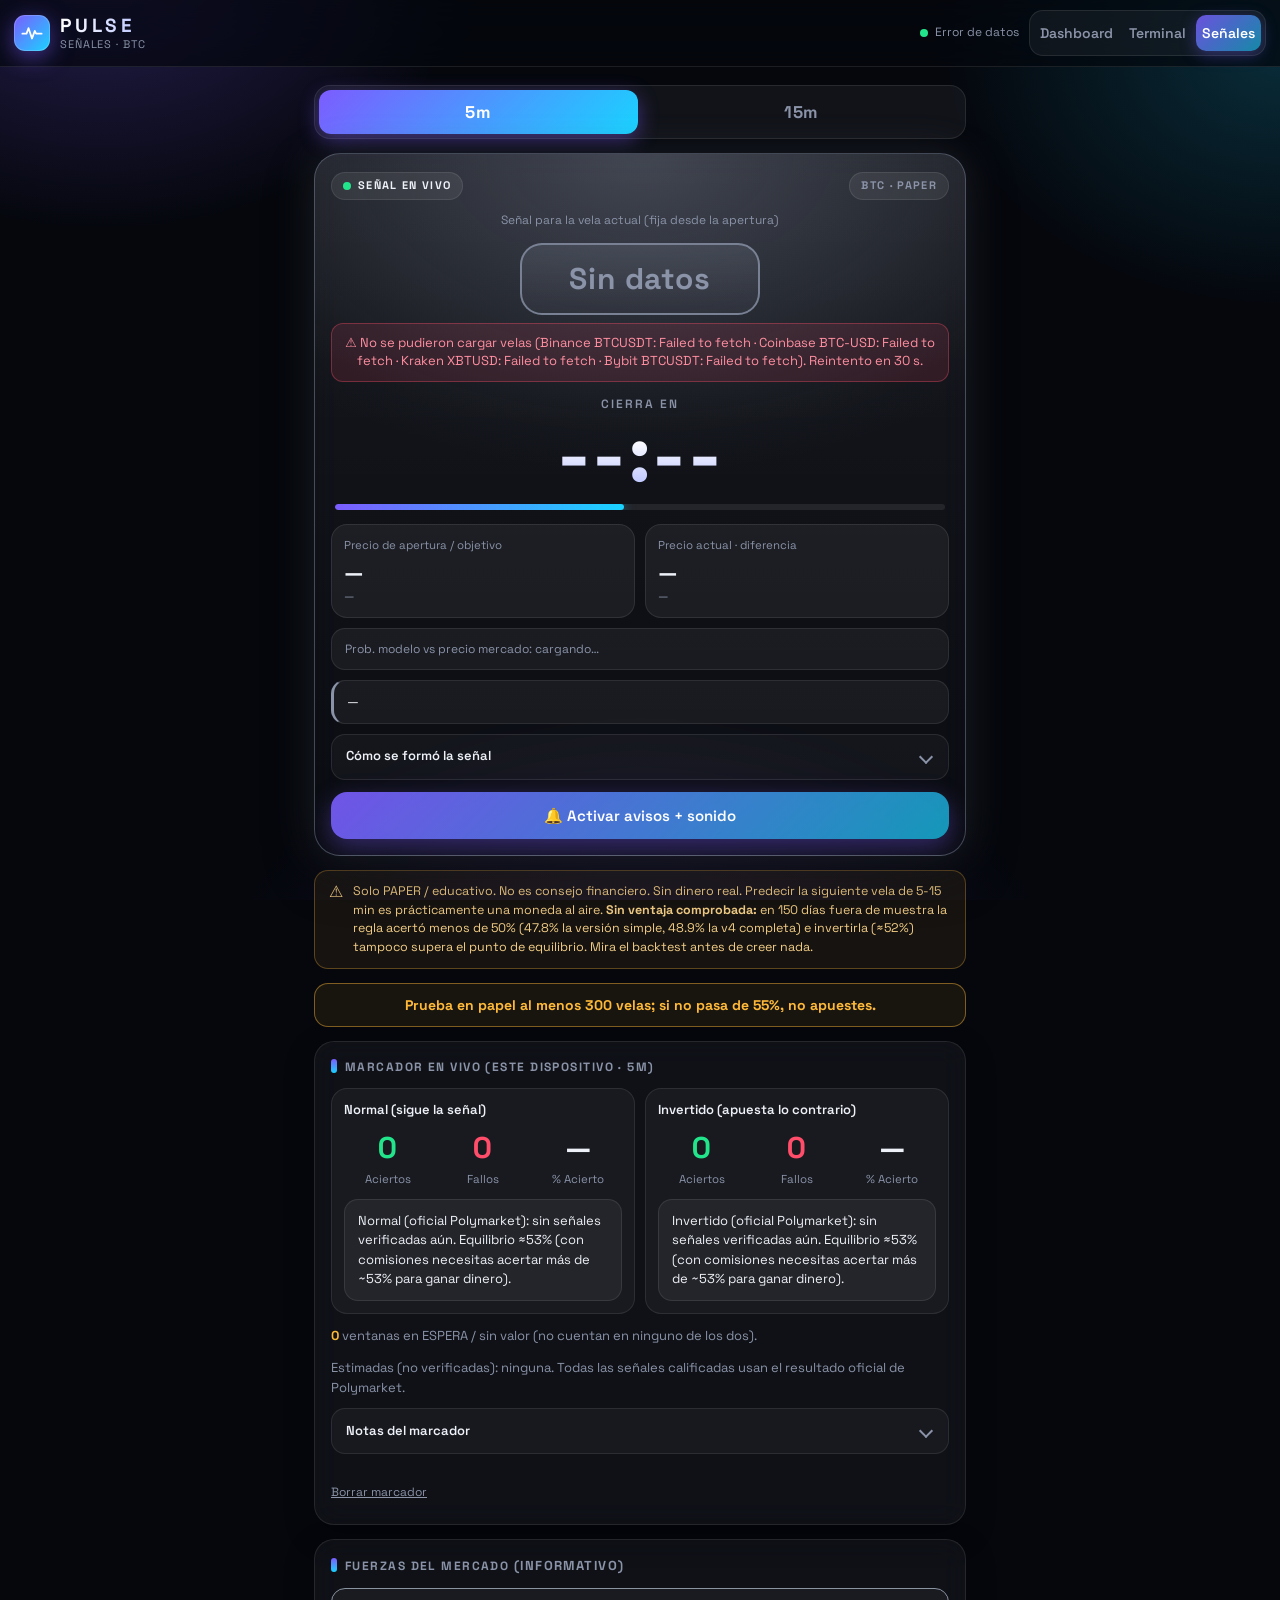
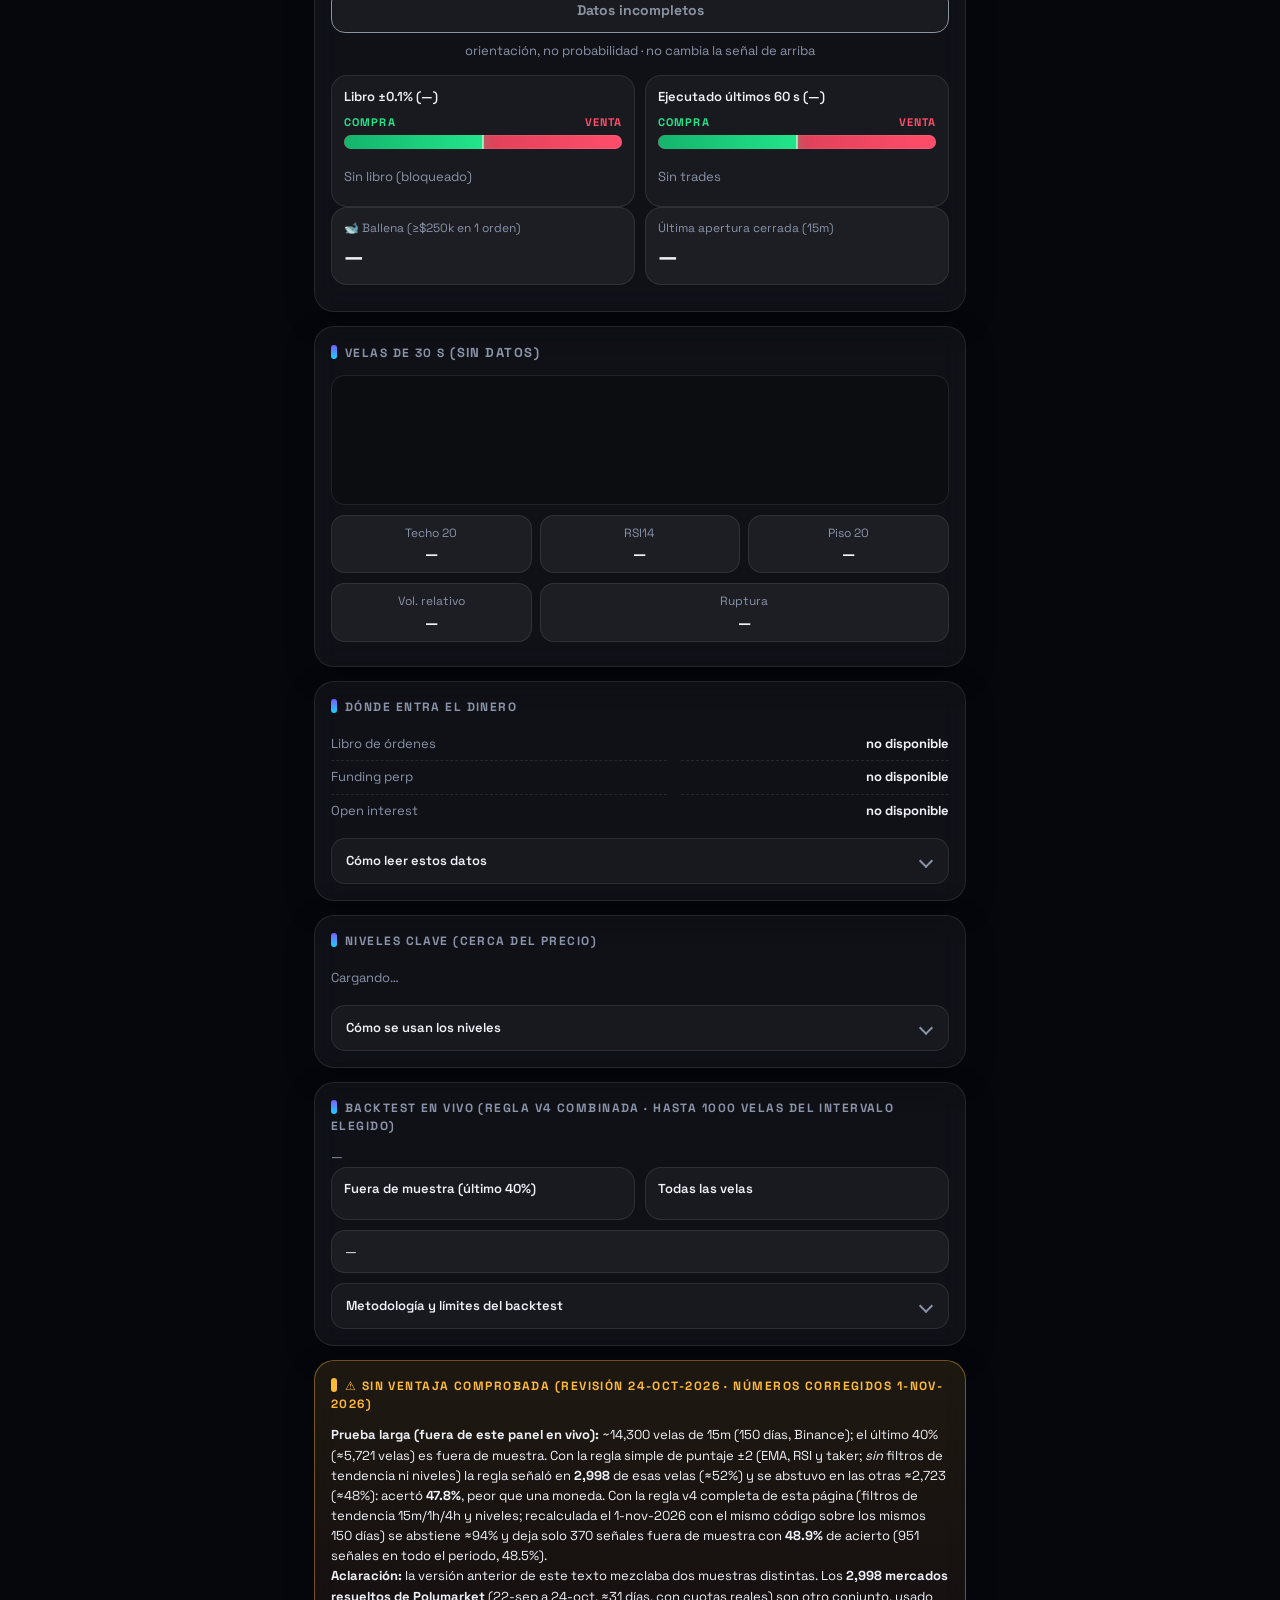
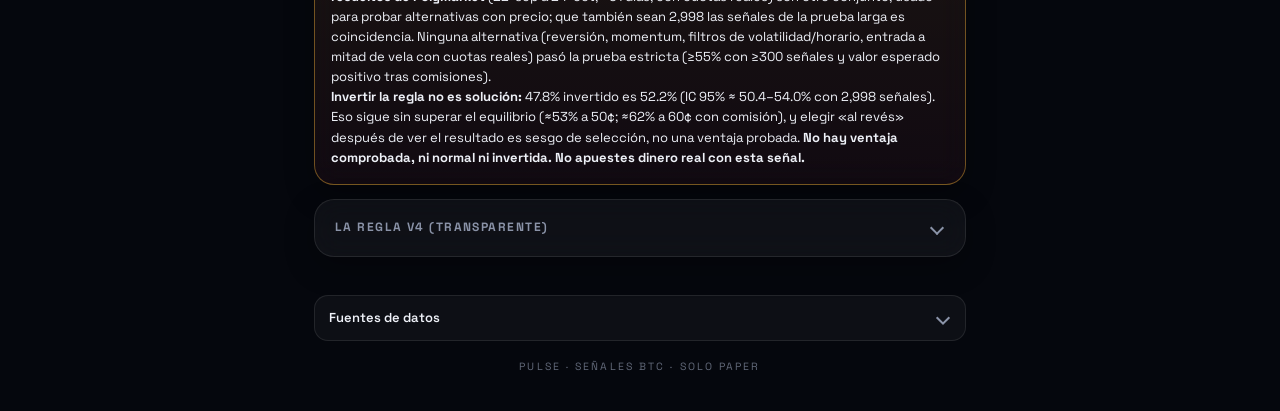
<file: senales.html>
<!doctype html><html lang="es"><head><meta charset="utf-8"><meta name="viewport" content="width=device-width,initial-scale=1,viewport-fit=cover">
<title>PULSE · Señales BTC v4 (PAPER)</title><meta name="theme-color" content="#05070d"><meta name="color-scheme" content="dark">
<link rel="manifest" href="manifest.json"><link rel="icon" href="icon-192.png"><link rel="apple-touch-icon" href="icon-192.png">
<meta name="apple-mobile-web-app-capable" content="yes"><meta name="mobile-web-app-capable" content="yes"><meta name="apple-mobile-web-app-status-bar-style" content="black-translucent"><meta name="apple-mobile-web-app-title" content="Señales">
<link rel="preconnect" href="https://fonts.googleapis.com"><link rel="preconnect" href="https://fonts.gstatic.com" crossorigin>
<link rel="stylesheet" href="https://fonts.googleapis.com/css2?family=Space+Grotesk:wght@400;500;600;700&display=swap">
<link rel="stylesheet" href="senales.css?v=3">
</head><body>
<header class="hs"><a class="brand" href="./index.html" aria-label="PULSE"><span class="logo"><svg viewBox="0 0 32 32" width="22" height="22" aria-hidden="true"><path d="M2 17h6l3-8 5 15 4-11 2 4h8" fill="none" stroke="#fff" stroke-width="2.6" stroke-linecap="round" stroke-linejoin="round"/></svg></span><span class="bt"><b>PULSE</b><small>Señales · BTC</small></span></a>
<span class="sp"></span><span class="upd"><i class="live"></i><span class="mut" id="upd">—</span></span>
<nav><a href="./index.html">Dashboard</a><a href="./terminal.html">Terminal</a><a href="./senales.html" class="on">Señales</a></nav></header>
<main class="sw">
 <div class="ivsel" role="group" aria-label="Intervalo"><button data-iv="5m">5m</button><button data-iv="15m">15m</button></div>
 <section class="panel big hero" id="big">
  <div class="hero-top"><span class="chip"><i class="live"></i>SEÑAL EN VIVO</span><span class="chip ghost">BTC · PAPER</span></div>
  <div class="mut tgt" id="tgt">Señal para la vela actual (fija desde la apertura)</div>
  <div class="dirw"><span id="dir" class="dir gray">Cargando…</span></div>
  <div id="status" class="status" style="display:none"></div>
  <div class="cd"><span class="mut">Cierra en</span> <b id="cd">--:--</b></div>
  <div class="cdbar" aria-hidden="true"><i id="cdfill"></i></div>
  <div class="tg">
   <div><span class="mut">Precio de apertura / objetivo</span><b id="op">—</b><span class="mut" id="opsrc">—</span></div>
   <div><span class="mut">Precio actual · diferencia</span><b id="px">—</b><span id="diff" class="mut">—</span></div>
  </div>
  
  <div class="be" id="probm">Prob. modelo vs precio mercado: cargando…</div>
  <div class="be why" id="why">—</div>
  <details class="fold"><summary>Cómo se formó la señal</summary><div class="foldbody">
  <div class="votes" id="votes"></div>
  <div class="mut small">Tendencia mayor (velas cerradas, precio vs EMA50 y EMA20 vs EMA50):</div>
  <div class="trow" id="trend"><div><span class="mut">15m</span><b>—</b></div><div><span class="mut">1h</span><b>—</b></div><div><span class="mut">4h</span><b>—</b></div></div>
  <div class="mut small" id="src">—</div></div></details>
  <button id="notif" type="button">🔔 Activar avisos + sonido</button>
 </section>
 <div class="banner sm"><span class="bi">⚠</span><span>Solo PAPER / educativo. No es consejo financiero. Sin dinero real. Predecir la siguiente vela de 5-15 min es prácticamente una moneda al aire. <b>Sin ventaja comprobada:</b> en 150 días fuera de muestra la regla acertó menos de 50% (47.8% la versión simple, 48.9% la v4 completa) e invertirla (≈52%) tampoco supera el punto de equilibrio. Mira el backtest antes de creer nada.</span></div>
 <div class="rule300">Prueba en papel al menos 300 velas; si no pasa de 55%, no apuestes.</div>
 <section class="panel"><h3>Marcador en vivo (este dispositivo · <span id="ivl">5m</span>)</h3>
  <div class="two"><div><h4>Normal (sigue la señal)</h4>
  <div class="score"><div><b class="up" id="hits">0</b><span>Aciertos</span></div><div><b class="dn" id="miss">0</b><span>Fallos</span></div><div><b id="acc">—</b><span>% Acierto</span></div></div>
  <div class="be" id="belive">—</div></div>
  <div><h4>Invertido (apuesta lo contrario)</h4>
  <div class="score"><div><b class="up" id="ihits">0</b><span>Aciertos</span></div><div><b class="dn" id="imiss">0</b><span>Fallos</span></div><div><b id="iacc">—</b><span>% Acierto</span></div></div>
  <div class="be" id="ibelive">—</div></div></div>
  <p class="mut small waitp"><b class="am" id="waits">0</b> ventanas en ESPERA / sin valor (no cuentan en ninguno de los dos).</p>
  <p class="mut small waitp" id="estline">Estimadas (no verificadas): —</p>
  <details class="fold"><summary>Notas del marcador</summary><div class="foldbody"><p class="mut small">El % de acierto y el equilibrio de arriba cuentan <b>solo señales calificadas con el resultado oficial de Polymarket</b>. Si Polymarket no respondió, la señal se califica de forma <b>estimada</b> (TWAP de Chainlink calculado en este dispositivo, o la vela de Binance, que no es la fuente que resuelve el mercado); esas se muestran aparte, no entran en el %, y pasan a oficiales si Polymarket publica el resultado dentro de 24 h. El equilibrio depende del precio pagado: ≈ precio + comisión (0.07·p·(1−p)); sin precio guardado se usa 53% (válido solo a ~50¢).</p><p class="mut small">Modo invertido = mismo SUBE/BAJA pero al revés; también es solo PAPER. <b>Invertir no es una solución</b>: ver la revisión de abajo (47.8% invertido ≈ 52.2%, aún sin superar el equilibrio). Prueba al menos 300 velas antes de sacar conclusiones.</p></div></details>
  <div class="hist" id="hist"></div><button id="reset" type="button" class="link">Borrar marcador</button></section>
 <section class="panel" id="xtra"><h3>Fuerzas del mercado <span class="mut small">(informativo)</span></h3>
 <div id="fzState" class="rule300">Cargando…</div><p class="mut small fznote">orientación, no probabilidad · no cambia la señal de arriba</p>
 <div class="two"><div><h4>Libro ±0.1% (<span id="fzBkSrc">—</span>)</h4><div class="mlab"><span class="up">Compra</span><span class="dn">Venta</span></div><div class="fzbar"><i id="fzBkB"></i></div><div class="kv" id="fzBk"><span>—</span><span></span></div></div>
 <div><h4>Ejecutado últimos 60 s (<span id="fzTrSrc">—</span>)</h4><div class="mlab"><span class="up">Compra</span><span class="dn">Venta</span></div><div class="fzbar"><i id="fzTrB"></i></div><div class="kv" id="fzTr"><span>—</span><span></span></div></div></div>
 <div class="tg"><div>🐋 Ballena (≥$<span id="whTh">250k</span> en 1 orden)<b id="whale">—</b></div><div>Última apertura cerrada (15m)<b id="lastW">—</b></div></div></section>
<section class="panel"><h3>Velas de 30 s <span class="mut small" id="c30src"></span></h3>
 <svg id="c30" viewBox="0 0 300 110" preserveAspectRatio="none"></svg>
 <div class="trow"><div>Techo 20<b id="c30hi">—</b></div><div>RSI14<b id="c30rsi">—</b></div><div>Piso 20<b id="c30lo">—</b></div></div>
 <div class="trow"><div>Vol. relativo<b id="c30rv">—</b></div><div style="grid-column:span 2">Ruptura<b id="c30brk">—</b></div></div></section>
<section class="panel"><h3>Dónde entra el dinero</h3><div class="kv" id="money"><span>Cargando…</span><span></span></div>
  <details class="fold"><summary>Cómo leer estos datos</summary><div class="foldbody"><p class="mut small">Taker = quién cruza el spread (compras/ventas agresivas). Libro = suma de órdenes en los 20 mejores niveles de cada lado (cambia cada segundo, se puede falsear con órdenes que se retiran). Funding y open interest de futuros perpetuos. <b>El libro, funding y OI solo se muestran, no entran en la regla</b> (no hay historial gratis para probarlos en el backtest).</p></div></details></section>
 <section class="panel"><h3>Niveles clave (cerca del precio)</h3><div class="kv" id="lvls"><span>Cargando…</span><span></span></div>
  <details class="fold"><summary>Cómo se usan los niveles</summary><div class="foldbody"><p class="mut small">Máx/mín 24 h y swings (pivote de 3 velas) de las últimas 150 velas del intervalo. Si SUBE queda a menos de la distancia mínima de una resistencia (o BAJA de un soporte), la señal pasa a ESPERA.</p></div></details></section>
 <section class="panel"><h3>Backtest en vivo (regla v4 combinada · hasta 1000 velas del intervalo elegido)</h3>
  <div class="mut small" id="btmeta">—</div>
  <div class="two"><div><h4>Fuera de muestra (último 40%)</h4><div class="kv" id="btoos"></div></div><div><h4>Todas las velas</h4><div class="kv" id="btall"></div></div></div>
  <div class="be" id="bebt">—</div>
  <details class="fold"><summary>Metodología y límites del backtest</summary><div class="foldbody"><p class="mut small">Los umbrales se eligieron con el primer 60% de las velas y se reportan en el último 40% (fuera de muestra), para no hacernos trampa. Aun así las muestras son pequeñas (mira el número real de señales arriba; los filtros dejan muy pocas): un número alto con pocas señales puede ser pura suerte. ≈50% = moneda al aire. Equilibrio ≈53% solo si pagas ~50¢; a 60¢ es ≈62% (precio + comisión) y este backtest no usa precios. Este panel es una prueba corta y en vivo (≈10 días de 15m / ≈3.5 días de 5m); la prueba larga de 150 días está en la revisión de abajo, no es la misma muestra. Entran en el backtest: EMA, RSI, taker, flujo taker, tendencia 15m/1h/4h y niveles. <b>No entran</b> (sin historial gratis): libro de órdenes, funding, open interest y cuotas de Polymarket. El backtest usa velas del exchange, no el TWAP de Chainlink.</p></div></details></section>
<section class="panel warn"><h3>⚠️ Sin ventaja comprobada (revisión 24-oct-2026 · números corregidos 1-nov-2026)</h3><p class="small"><b>Prueba larga (fuera de este panel en vivo):</b> ~14,300 velas de 15m (150 días, Binance); el último 40% (≈5,721 velas) es fuera de muestra. Con la regla simple de puntaje ±2 (EMA, RSI y taker; <i>sin</i> filtros de tendencia ni niveles) la regla señaló en <b>2,998</b> de esas velas (≈52%) y se abstuvo en las otras ≈2,723 (≈48%): acertó <b>47.8%</b>, peor que una moneda. Con la regla v4 completa de esta página (filtros de tendencia 15m/1h/4h y niveles; recalculada el 1-nov-2026 con el mismo código sobre los mismos 150 días) se abstiene ≈94% y deja solo 370 señales fuera de muestra con <b>48.9%</b> de acierto (951 señales en todo el periodo, 48.5%).</p>
<p class="small"><b>Aclaración:</b> la versión anterior de este texto mezclaba dos muestras distintas. Los <b>2,998 mercados resueltos de Polymarket</b> (22-sep a 24-oct, ≈31 días, con cuotas reales) son otro conjunto, usado para probar alternativas con precio; que también sean 2,998 las señales de la prueba larga es coincidencia. Ninguna alternativa (reversión, momentum, filtros de volatilidad/horario, entrada a mitad de vela con cuotas reales) pasó la prueba estricta (≥55% con ≥300 señales y valor esperado positivo tras comisiones).</p>
<p class="small"><b>Invertir la regla no es solución:</b> 47.8% invertido es 52.2% (IC 95% ≈ 50.4–54.0% con 2,998 señales). Eso sigue sin superar el equilibrio (≈53% a 50¢; ≈62% a 60¢ con comisión), y elegir «al revés» después de ver el resultado es sesgo de selección, no una ventaja probada. <b>No hay ventaja comprobada, ni normal ni invertida. No apuestes dinero real con esta señal.</b></p></section>
 <section class="panel rulepanel"><details class="fold big-fold"><summary>La regla v4 (transparente)</summary><div class="foldbody"><ol class="small">
  <li><b>EMA9 vs EMA21</b> del cierre: EMA9 &gt; EMA21 → +1, &lt; → −1.</li>
  <li><b>RSI14</b>: &gt; 55 → +1, &lt; 45 → −1, entre medio → 0.</li>
  <li><b>Ratio taker-buy</b> de la última vela cerrada: &gt; 0.52 → +1, &lt; 0.48 → −1 (solo Binance da este dato).</li>
  <li><b>Flujo taker</b> de las últimas 6 velas (solo en 5m): &gt; 0.51 → +1, &lt; 0.49 → −1.</li>
  <li>Total ≥ +2 → candidato <b class="up">SUBE</b>; ≤ −2 → candidato <b class="dn">BAJA</b>; si no → <b class="am">ESPERA</b>.</li>
  <li><b>Filtro tendencia mayor</b> (15m, 1h, 4h: alcista +1, bajista −1, lateral 0): 5m pide suma ≥ +1 para SUBE / ≤ −1 para BAJA; 15m pide las 3 alineadas (±3). Si no → ESPERA.</li>
  <li><b>Filtro niveles</b>: nada de SUBE si hay resistencia a menos de 1×ATR14 (5m) / 0.5×ATR14 (15m); igual con BAJA y soportes.</li>
  <li><b>Filtro cuotas</b>: si Polymarket ya cobra más de 60¢ por nuestro lado al fijar la señal → <b class="am">SIN VALOR</b> (cuenta como ESPERA en el marcador). Es solo un <b>tope de precio</b> para no pagar caro, <b>no una prueba de ventaja</b>: el modelo no tiene una probabilidad calibrada que comparar con el precio. A 60¢ el equilibrio es ≈62% de aciertos (60¢ + ≈1.7¢ de comisión), no 53%; pasar el filtro no significa que haya valor. No entra en el backtest.</li></ol>
  <p class="mut small">La señal se calcula <b>una sola vez</b> con las velas ya cerradas al inicio de la ventana y queda fija hasta el cierre (no cambia a mitad de vela). El marcador califica solo esa señal fija. Velas con cierre = apertura no cuentan. Calificación, en este orden: 1) resultado oficial del mercado Polymarket (gamma-api, ventana btc-updown-5m/15m ya cerrada); 2) si no está, TWAP 60 s de Chainlink calculado por esta página al inicio y al final (SUBE si final ≥ objetivo) → <b>estimada</b>; 3) si no, la vela del exchange → <b>estimada, no oficial</b> (Binance no es la fuente que resuelve). Solo la calificación 1 entra en el % de acierto del marcador; 2 y 3 se muestran aparte como estimadas.</p>
  <p class="mut small"><b>Fuente del mercado:</b> Phantom / Polymarket resuelven BTC Up/Down con el <b>Chainlink BTC/USD TWAP 60 s</b> (no el spot): el objetivo es ese TWAP al inicio de la ventana. Esta página pide el mismo openPrice que la app (<code>polymarket.com/api/crypto/crypto-price</code> con <code>twapEnabled=true&amp;twapLookbackSeconds=60</code>), el <code>priceToBeat</code> de gamma-api (evento actual, mercado 5m hermano con el mismo inicio, o <code>finalPrice</code> del 5m anterior) y captura el feed <code>crypto_prices_twap_sixty</code> de ws-live-data.polymarket.com en el segundo de apertura. El precio “ahora” sigue siendo el spot Chainlink. Si el objetivo no es oficial, se marca con ⚠. Cuotas: CLOB midpoint cada 5 s. Verifica siempre el objetivo en la app.</p></div></details></section>
</main>
<footer><details class="fold"><summary>Fuentes de datos</summary><div class="foldbody">Velas: Binance (data-api.binance.vision) · respaldo Coinbase / Kraken / Bybit. Objetivo oficial: Chainlink BTC/USD TWAP 60 s (crypto-price + gamma priceToBeat + feed twap_sixty). Spot en vivo: crypto_prices_chainlink. Cuotas: clob.polymarket.com. Resultados: gamma-api.polymarket.com. Libro: Binance. Funding/OI: Binance futuros / OKX. Marcador en localStorage. Solo paper, sin dinero real.</div></details><div class="credit">PULSE · Señales BTC · solo PAPER</div></footer>
<script>
// PULSE Señales v3 (todo en esta página). Regla pura + UI.
(function(root){
function emaLast(v,n){if(v.length<n)return null;const k=2/(n+1);let e=v.slice(0,n).reduce((a,b)=>a+b,0)/n;for(let i=n;i<v.length;i++)e=v[i]*k+e*(1-k);return e}
function rsi(v,n){n=n||14;if(v.length<=n)return null;let g=0,l=0;for(let i=1;i<=n;i++){const d=v[i]-v[i-1];if(d>0)g+=d;else l-=d}g/=n;l/=n;for(let i=n+1;i<v.length;i++){const d=v[i]-v[i-1];g=(g*(n-1)+(d>0?d:0))/n;l=(l*(n-1)+(d<0?-d:0))/n}if(l===0)return g===0?50:100;return 100-100/(1+g/l)}
function atr(c,n){n=n||14;if(c.length<n+1)return null;let s=0;for(let i=c.length-n;i<c.length;i++){const p=c[i-1].c,x=c[i];s+=Math.max(x.h-x.l,Math.abs(x.h-p),Math.abs(x.l-p))}return s/n}
// Parámetros elegidos con train/test (ver backtest). DEF = regla v3 original + filtros nuevos.
const DEF={'5m':{minScore:2,htfMin:1,lvlK:1,flowN:6},'15m':{minScore:2,htfMin:3,lvlK:0.5,flowN:0}};
const MIN_SCORE=2,ODDS_MAX=0.60;
// Tendencia de una temporalidad con velas cerradas: precio vs EMA50 y EMA20 vs EMA50
function trend(c){if(!c||c.length<60)return null;const cl=c.slice(-250).map(x=>x.c),e20=emaLast(cl,20),e50=emaLast(cl,50),p=cl[cl.length-1];
  const s=p>e50&&e20>e50?1:p<e50&&e20<e50?-1:0;return {s,label:s>0?'alcista':s<0?'bajista':'lateral',e20,e50,p}}
// velas cerradas antes de t (búsqueda binaria por T)
function closedBefore(c,t){let lo=0,hi=c.length;while(lo<hi){const m=(lo+hi)>>1;if(c[m].T<t)lo=m+1;else hi=m}return c.slice(Math.max(0,lo-250),lo)}
function flow(c,n){const w=c.slice(-n).filter(x=>x.tb!=null&&x.v>0);if(!w.length)return null;const v=w.reduce((a,x)=>a+x.v,0),b=w.reduce((a,x)=>a+x.tb,0);return v>0?b/v:null}
function volSpike(c,n){n=n||20;if(c.length<n+1)return null;const last=c[c.length-1],avg=c.slice(-n-1,-1).reduce((a,x)=>a+x.v,0)/n;return avg>0?last.v/avg:null}
// niveles: máx/mín 24h + swings (pivote 3 velas) recientes
function levels(c,ms){if(c.length<30)return null;const last=c[c.length-1],p=last.c,d24=c.filter(x=>x.t>last.T-86400000);
  const hi24=Math.max(...d24.map(x=>x.h)),lo24=Math.min(...d24.map(x=>x.l));const w=c.slice(-150),sh=[],sl=[];
  for(let i=3;i<w.length-3;i++){let H=true,L=true;for(let j=1;j<=3;j++){if(!(w[i].h>w[i-j].h&&w[i].h>=w[i+j].h))H=false;if(!(w[i].l<w[i-j].l&&w[i].l<=w[i+j].l))L=false}if(H)sh.push(w[i].h);if(L)sl.push(w[i].l)}
  const all=sh.concat(sl,[hi24,lo24]),res=all.filter(x=>x>p),sup=all.filter(x=>x<p);
  return {p,hi24,lo24,res:res.length?Math.min(...res):null,sup:sup.length?Math.max(...sup):null,atr:atr(c,14)}}
// candles cerradas (antigua primero) del intervalo; ctx={htf:{'15m':[],'1h':[],'4h':[]},t,P}
function predict(candles,ctx){
  ctx=ctx||{};if(!candles||candles.length<22)return null;const P=ctx.P||DEF['5m'];
  const cl=candles.map(x=>x.c),last=candles[candles.length-1];
  const e9=emaLast(cl,9),e21=emaLast(cl,21),r=rsi(cl,14);
  const vEma=e9>e21?1:e9<e21?-1:0, vRsi=r==null?0:r>55?1:r<45?-1:0;
  const tr=(last.tb!=null&&last.v>0)?last.tb/last.v:null, vTk=tr==null?0:tr>0.52?1:tr<0.48?-1:0;
  const fl=P.flowN?flow(candles,P.flowN):null, vFl=fl==null||!P.flowN?0:fl>0.51?1:fl<0.49?-1:0;
  const score=vEma+vRsi+vTk+vFl;
  let raw=score>=P.minScore?'UP':score<=-P.minScore?'DOWN':'WAIT',dir=raw,why=raw==='WAIT'?'puntaje insuficiente':'';
  // tendencia mayor
  const tf={};let hs=0,hn=0;const t=ctx.t!=null?ctx.t:last.T+1;
  if(ctx.htf)for(const k of ['15m','1h','4h']){const c=ctx.htf[k];if(!c)continue;const tt=trend(closedBefore(c,t));tf[k]=tt;if(tt){hs+=tt.s;hn++}}
  if(dir!=='WAIT'&&P.htfMin&&!hn){dir='WAIT';why='sin datos de tendencia mayor'}
  if(dir!=='WAIT'&&P.htfMin&&hn){if(dir==='UP'&&hs<P.htfMin){dir='WAIT';why='contra la tendencia mayor'}if(dir==='DOWN'&&hs>-P.htfMin){dir='WAIT';why='contra la tendencia mayor'}}
  const lv=levels(candles.slice(-400));
  if(dir!=='WAIT'&&P.lvlK&&lv&&lv.atr){if(dir==='UP'&&lv.res!=null&&lv.res-lv.p<P.lvlK*lv.atr){dir='WAIT';why='SUBE justo bajo resistencia'}
    if(dir==='DOWN'&&lv.sup!=null&&lv.p-lv.sup<P.lvlK*lv.atr){dir='WAIT';why='BAJA justo sobre soporte'}}
  return {dir,raw,why,score,ema9:e9,ema21:e21,rsi:r,taker:tr,flow:fl,htf:tf,htfSum:hs,lv,vol:volSpike(candles),votes:{ema:vEma,rsi:vRsi,taker:vTk,flow:vFl}};
}
function outcome(c){return c.c>c.o?'UP':c.c<c.o?'DOWN':null}
// Backtest: señal con velas cerradas antes de la vela i; evalúa vela i. Devuelve normal e invertido. from/to = rango de índices
function backtest(candles,opt){opt=opt||{};const warm=opt.warm||60,from=Math.max(warm,22,opt.from||0),to=opt.to==null?candles.length:opt.to;let hit=0,miss=0,skip=0,flat=0;
  for(let i=from;i<to;i++){const p=predict(candles.slice(Math.max(0,i-400),i),{htf:opt.htf,t:candles[i].t,P:opt.P});if(!p)continue;
    if(p.dir==='WAIT'){skip++;continue}const o=outcome(candles[i]);if(!o){flat++;continue}p.dir===o?hit++:miss++}
  const n=hit+miss;return {hit,miss,n,skip,flat,acc:n?100*hit/n:null,inv:n?100*miss/n:null}}
function fromBinance(k){return {t:+k[0],T:+k[6],o:+k[1],h:+k[2],l:+k[3],c:+k[4],v:+k[5],tb:+k[9]}}
function twap(ticks,t){const w=ticks.filter(x=>x.t>t-60000&&x.t<=t);if(w.length<30)return null;return w.reduce((a,x)=>a+x.v,0)/w.length}
const api={emaLast,rsi,atr,trend,closedBefore,flow,volSpike,levels,predict,outcome,backtest,fromBinance,twap,DEF,MIN_SCORE,ODDS_MAX};
if(typeof module!=='undefined'&&module.exports)module.exports=api;else root.SR=api;
})(typeof self!=='undefined'?self:this);
if(typeof document!=='undefined')(function(){
const $=id=>document.getElementById(id);
const MS={'5m':300000,'15m':900000},CB={'5m':300,'15m':900},BE=53;
let iv=localStorage.getItem('senales_iv');if(!MS[iv])iv='5m';
let cur=null,loading=false,src='',lastPx=null,lastTickRef=0,m1=null,m1At=0;
const K=()=>'senales4_preds_'+iv;
const load=()=>{try{return JSON.parse(localStorage.getItem(K()))||[]}catch(e){return []}};
const save=a=>localStorage.setItem(K(),JSON.stringify(a.slice(-1000)));
const fmt=n=>n==null?'—':'$'+n.toLocaleString('es-MX',{minimumFractionDigits:2,maximumFractionDigits:2});
const lbl=d=>d==='UP'?'SUBE ▲':d==='DOWN'?'BAJA ▼':'ESPERA / NO APOSTAR';
const counts=p=>p.dir!=='WAIT'&&!p.noValue;
// ---- Chainlink BTC/USD (feed público de Polymarket) ----
// Spot = precio "ahora". TWAP 60 s = objetivo oficial de Phantom/Polymarket (mismo que crypto-price?twapEnabled=true&twapLookbackSeconds=60).
let ticks=[],clOk=false,ws=null;
const TW='senales3_cltwap';
const twLoad=()=>{try{return JSON.parse(localStorage.getItem(TW))||{}}catch(e){return {}}};
function twSave(t,v){const o=twLoad();o[t]=v;const ks=Object.keys(o).map(Number).sort((a,b)=>a-b);while(ks.length>3000)delete o[ks.shift()];localStorage.setItem(TW,JSON.stringify(o))}
function addTick(t,v){if(!isFinite(v)||!isFinite(t))return;if(t<1e12)t*=1000;if(ticks.length&&t<=ticks[ticks.length-1].t){if(!ticks.some(x=>x.t===t)){ticks.push({t,v});ticks.sort((a,b)=>a.t-b.t)}}else ticks.push({t,v});
  const cut=Date.now()-1200000;while(ticks.length&&ticks[0].t<cut)ticks.shift();clOk=true;captureBoundaries()}
function addTwap60(t,v){if(!isFinite(v)||!isFinite(t))return;if(t<1e12)t*=1000;
  // El objetivo oficial es el TWAP 60 s en el segundo exacto de apertura (no el spot).
  for(const g of [300000,900000]){if(t%g===0)cxSave(t,v); else {const b=Math.floor(t/g)*g;if(t-b<=1500)cxSave(b,v)}}}
function captureBoundaries(){if(!ticks.length)return;const last=ticks[ticks.length-1].t,o=twLoad();
  for(const g of [300000,900000]){const b=Math.floor(last/g)*g;for(const bb of [b,b-g]){if(o[bb]==null&&last>=bb&&ticks[0].t<=bb-55000){const v=SR.twap(ticks,bb);if(v!=null)twSave(bb,v)}}}}
const CLX='senales5_cltwap60'; // v5: TWAP 60 s oficial (antes senales4_clexact guardaba spot ≠ app)
const cxLoad=()=>{try{return JSON.parse(localStorage.getItem(CLX))||{}}catch(e){return {}}};
function cxSave(t,v){const o=cxLoad();if(o[t]!=null)return;o[t]=v;const ks=Object.keys(o).map(Number).sort((a,b)=>a-b);while(ks.length>3000)delete o[ks.shift()];localStorage.setItem(CLX,JSON.stringify(o))}
let clLast=0,clBack=1000,clTimer=null;
function clKill(){if(ws){const w=ws;ws=null;try{clearInterval(w._p)}catch(e){}w.onopen=w.onmessage=w.onclose=w.onerror=null;try{w.close()}catch(e){}}clOk=false}
function clSchedule(){clearTimeout(clTimer);clTimer=setTimeout(connectCL,clBack);clBack=Math.min(clBack*2,15000)}
function connectCL(){clearTimeout(clTimer);clKill();let w;try{w=new WebSocket('wss://ws-live-data.polymarket.com')}catch(e){console.warn('CL',e);clSchedule();return}ws=w;
  const sub=()=>{try{w.send(JSON.stringify({action:'subscribe',subscriptions:[
    {topic:'crypto_prices_chainlink',type:'*',filters:'{"symbol":"btc/usd"}'},
    {topic:'crypto_prices_twap_sixty',type:'*',filters:'{"symbol":"btc/usd"}'}
  ]}))}catch(e){}};
  w.onopen=()=>{clLast=Date.now();sub();w._p=setInterval(()=>{if(w.readyState===1)try{w.send('PING')}catch(e){}},5000)};
  w.onmessage=m=>{if(ws!==w)return;clLast=Date.now();let j;try{j=JSON.parse(m.data)}catch(e){return}const p=j&&j.payload;if(!p)return;
    const topic=j.topic||'', isTwap=topic==='crypto_prices_twap_sixty';
    const ingest=(ts,val)=>{if(isTwap)addTwap60(ts,val); else addTick(ts,val)};
    if(Array.isArray(p.data))p.data.forEach(x=>ingest(+x.timestamp,+x.value));
    else if(p.symbol==='btc/usd'&&p.value!=null)ingest(+p.timestamp,+p.value);
    clBack=1000;render()};
  w.onclose=()=>{if(ws!==w)return;clearInterval(w._p);ws=null;clOk=false;clSchedule()};w.onerror=()=>{try{w.close()}catch(e){}}}
// vigilante: iOS Safari mata el socket al bloquear/cambiar de app sin avisar
setInterval(()=>{if(!ws||(ws.readyState===1&&Date.now()-clLast>12000)||(ws.readyState===0&&Date.now()-clLast>15000)){clLast=Date.now();connectCL()}},4000);
const clWake=()=>{if(document.visibilityState!=='hidden'&&(!ws||ws.readyState!==1||Date.now()-clLast>6000))connectCL()};
document.addEventListener('visibilitychange',clWake);window.addEventListener('pageshow',clWake);window.addEventListener('online',clWake);window.addEventListener('focus',clWake);
// ---- velas de exchange ----
function tfetch(u,ms){const c=typeof AbortController!=='undefined'?new AbortController():null;const t=setTimeout(function(){if(c)c.abort()},ms||9000);
  return fetch(u,{cache:'no-store',signal:c?c.signal:undefined}).then(function(r){clearTimeout(t);if(!r.ok)throw new Error('HTTP '+r.status);return r.json()},function(e){clearTimeout(t);throw e})}
const SRC=[
 ['Binance BTCUSDT',async()=>(await tfetch(`https://data-api.binance.vision/api/v3/klines?symbol=BTCUSDT&interval=${iv}&limit=1000`)).map(SR.fromBinance)],
 ['Coinbase BTC-USD',async()=>{const g=CB[iv];let out=[],end=Math.floor(Date.now()/1000);
   for(let p=0;p<4;p++){const st=end-300*g;const a=await tfetch(`https://api.exchange.coinbase.com/products/BTC-USD/candles?granularity=${g}&start=${new Date(st*1000).toISOString()}&end=${new Date(end*1000).toISOString()}`);if(!a.length)break;out=a.concat(out);end=st}
   return out.map(x=>({t:x[0]*1000,T:x[0]*1000+MS[iv]-1,o:+x[3],h:+x[2],l:+x[1],c:+x[4],v:+x[5],tb:null}))}],
 ['Kraken XBTUSD',async()=>{const j=await tfetch(`https://api.kraken.com/0/public/OHLC?pair=XBTUSD&interval=${MS[iv]/60000}`);const k=Object.keys(j.result).filter(x=>x!=='last')[0];
   return j.result[k].map(x=>({t:x[0]*1000,T:x[0]*1000+MS[iv]-1,o:+x[1],h:+x[2],l:+x[3],c:+x[4],v:+x[6],tb:null}))}],
 ['Bybit BTCUSDT',async()=>{const j=await tfetch(`https://api.bybit.com/v5/market/kline?category=spot&symbol=BTCUSDT&interval=${MS[iv]/60000}&limit=1000`);
   return j.result.list.map(x=>({t:+x[0],T:+x[0]+MS[iv]-1,o:+x[1],h:+x[2],l:+x[3],c:+x[4],v:+x[5],tb:null}))}]
];
async function fetchCandles(){const errs=[];
  for(const [name,fn] of SRC){try{const a=await fn();const m=new Map();a.forEach(c=>{if(isFinite(c.c))m.set(c.t,c)});const out=[...m.values()].sort((x,y)=>x.t-y.t).slice(-1000);
      if(out.length<30)throw new Error('pocas velas');src=name+(name.indexOf('Binance')===0?'':' (sin taker)');return out}
    catch(e){console.warn(name,e);errs.push(name+': '+(e&&e.name==='AbortError'?'timeout':(e&&e.message||e)))}}
  throw new Error(errs.join(' · '))}
let htfC={},htfAt=0;
async function fetchHTF(all){const out={};if(iv==='15m')out['15m']=all;
  if(Date.now()-htfAt>60000){for(const k of ['15m','1h','4h']){if(k==='15m'&&iv==='15m')continue;try{htfC[k]=(await tfetch(`https://data-api.binance.vision/api/v3/klines?symbol=BTCUSDT&interval=${k}&limit=1000`)).map(SR.fromBinance)}catch(e){console.warn('HTF',k,e)}}htfAt=Date.now()}
  for(const k of ['15m','1h','4h'])if(!out[k]&&htfC[k])out[k]=htfC[k];return out}
// ---- dónde entra el dinero ----
let money={};const OIK='senales4_okxoi';
async function fetchMoney(){const m={};
  try{const d=await tfetch('https://data-api.binance.vision/api/v3/depth?symbol=BTCUSDT&limit=20',7000);const b=d.bids.reduce((a,x)=>a+ +x[1],0),k=d.asks.reduce((a,x)=>a+ +x[1],0);m.ob={b,a:k,imb:(b-k)/(b+k)};m.obSrc='Binance'}catch(e){m.obErr=String(e&&e.message||e)}
  try{const f=await tfetch('https://fapi.binance.com/fapi/v1/premiumIndex?symbol=BTCUSDT',6000);m.fund=+f.lastFundingRate;m.fundSrc='Binance futuros';
    const h=await tfetch('https://fapi.binance.com/futures/data/openInterestHist?symbol=BTCUSDT&period=5m&limit=13',6000);if(h.length>1){const a=+h[0].sumOpenInterest,z=+h[h.length-1].sumOpenInterest;m.oi=z;m.oiCh=100*(z-a)/a;m.oiWin='1 h';m.oiSrc='Binance futuros'}}
  catch(e){m.fapiErr=String(e&&e.message||e)}
  if(m.fund==null)try{const f=await tfetch('https://www.okx.com/api/v5/public/funding-rate?instId=BTC-USDT-SWAP',6000);m.fund=+f.data[0].fundingRate;m.fundSrc='OKX'}catch(e){m.okxErr=1}
  if(m.oi==null)try{const o=await tfetch('https://www.okx.com/api/v5/public/open-interest?instId=BTC-USDT-SWAP',6000);const z=+o.data[0].oiCcy,now=Date.now();m.oi=z;m.oiSrc='OKX';
    let h=[];try{h=JSON.parse(localStorage.getItem(OIK))||[]}catch(e){}h.push([now,z]);h=h.filter(x=>x[0]>now-7200000);localStorage.setItem(OIK,JSON.stringify(h));
    const old=h.find(x=>x[0]<=now-1800000);if(old){m.oiCh=100*(z-old[1])/old[1];m.oiWin=Math.round((now-old[0])/60000)+' min'}}catch(e){m.okxErr=1}
  money=m;render()}
// Equilibrio (% de aciertos) comprando a precio q (0-1): q + comisión 0.07·q·(1−q) por acción (crypto_fees_v2). 53% solo vale ~50¢.
const BEp=q=>100*(q+0.07*q*(1-q));
function beTxt(acc,n,what,be,beNote){be=be==null?BE:be;const bs=be.toFixed(0)+'%';const nt=beNote?' '+beNote:'';
  if(acc==null)return `${what}: sin señales verificadas aún. Equilibrio ≈${bs}${nt} (con comisiones necesitas acertar más de ~${bs} para ganar dinero).`;
  const d=acc-be;return `${what}: ${acc.toFixed(1)}% en ${n} señales vs equilibrio ~${bs}${nt} → ${d>0?'<b class="up">+'+d.toFixed(1)+' pts por encima</b>':'<b class="dn">'+d.toFixed(1)+' pts por debajo (perderías dinero)</b>'}${n<300?' · muestra pequeña (&lt;300), no es concluyente':''}.`}
// ---- Polymarket gamma-api (CORS abierto): cuotas en vivo y resultado oficial de ventanas cerradas ----
let pmOdds=null,pmMeta=null;
const PM_VAR={'5m':'fiveminute','15m':'fifteen'};
function pmIso(sec){return new Date(sec*1000).toISOString().replace(/\.\d{3}Z$/,'Z')}
async function pmGammaMeta(slug){try{const a=await tfetch('https://gamma-api.polymarket.com/events?slug='+slug,7000);const e=a&&a[0];if(!e)return {};return e.eventMetadata||(e.markets&&e.markets[0]&&e.markets[0].eventMetadata)||{}}catch(e){return {}}}
// Mismo endpoint que usa la app Phantom/Polymarket para el objetivo en vivo (TWAP 60 s).
async function pmCryptoOpen(tOpen,myIv){try{const t0=Math.floor(tOpen/1000),t1=t0+MS[myIv]/1000;
  const j=await tfetch(`https://polymarket.com/api/crypto/crypto-price?symbol=BTC&eventStartTime=${pmIso(t0)}&variant=${PM_VAR[myIv]}&endDate=${pmIso(t1)}&twapEnabled=true&twapLookbackSeconds=60`,3000);
  const v=+j.openPrice;return (isFinite(v)&&v>0)?v:null}catch(e){return null}}
// metadatos de la ventana actual + objetivo oficial (TWAP 60 s)
async function pmMetaGet(myIv,tOpen){if(pmMeta&&pmMeta.t===tOpen&&pmMeta.iv===myIv&&(pmMeta.ptb!=null||Date.now()-pmMeta.at<20000))return pmMeta;
  const e=await pmEvent(tOpen,myIv);const m=e&&e.markets&&e.markets[0];if(!m)return pmMeta=null;
  const o=JSON.parse(m.outcomes||'[]'),tk=JSON.parse(m.clobTokenIds||'[]'),em=e.eventMetadata||m.eventMetadata||{};let ptb=+em.priceToBeat,ptbSrc=null;
  if(isFinite(ptb)&&ptb)ptbSrc='gamma';
  if(!ptbSrc){const mm=String(m.description||'').match(/price to beat[^$\d]*\$?([\d,]+\.\d+)/i);if(mm){ptb=+mm[1].replace(/,/g,'');if(isFinite(ptb)&&ptb)ptbSrc='desc'}}
  // 5m con el mismo inicio: gamma suele publicar priceToBeat ahí antes que en el 15m (misma TWAP 60 s).
  if(!ptbSrc){const em5=await pmGammaMeta('btc-updown-5m-'+Math.floor(tOpen/1000));const v=+em5.priceToBeat;if(isFinite(v)&&v){ptb=v;ptbSrc='gamma-5m'}}
  // finalPrice del 5m anterior = openPrice TWAP 60 s de esta ventana (cadena oficial).
  if(!ptbSrc){const emP=await pmGammaMeta('btc-updown-5m-'+(Math.floor(tOpen/1000)-300));const v=+emP.finalPrice;if(isFinite(v)&&v){ptb=v;ptbSrc='gamma-prev-final'}}
  if(!ptbSrc){const v=await pmCryptoOpen(tOpen,myIv);if(v){ptb=v;ptbSrc='crypto-price-twap60'}}
  return pmMeta={t:tOpen,iv:myIv,at:Date.now(),slug:e.slug,up:tk[o.indexOf('Up')],down:tk[o.indexOf('Down')],ptb:ptbSrc?ptb:null,ptbSrc,gUp:+JSON.parse(m.outcomePrices||'[]')[o.indexOf('Up')]}}
// cuotas EN VIVO del libro CLOB (midpoint; si no, último trade)
async function clobPx(tok){try{const j=await tfetch('https://clob.polymarket.com/midpoint?token_id='+tok,5000);const v=+j.mid;if(v>0&&v<1)return v}catch(e){}
  try{const j=await tfetch('https://clob.polymarket.com/last-trade-price?token_id='+tok,5000);const v=+j.price;if(v>0&&v<1)return v}catch(e){}return null}
async function pmLive(myIv,tOpen){try{const M=await pmMetaGet(myIv,tOpen);if(!M||!M.up){pmOdds=null;return}
  let [u,d]=await Promise.all([clobPx(M.up),clobPx(M.down)]);if(u==null&&d!=null)u=1-d;if(d==null&&u!=null)d=1-u;
  if(u==null){pmOdds=null;return}pmOdds={t:tOpen,up:u,down:d,slug:M.slug,src:'CLOB',at:Date.now()}}catch(e){console.warn('PM odds',e)}}
const PMK='senales3_pmres';
const pmLoad=()=>{try{return JSON.parse(localStorage.getItem(PMK))||{}}catch(e){return {}}};
async function pmEvent(t,ivx){const a=await tfetch(`https://gamma-api.polymarket.com/events?slug=btc-updown-${ivx}-${Math.floor(t/1000)}`,7000);return a&&a[0]}
async function pmUpdate(myIv,tOpen,preds){
  await pmLive(myIv,tOpen);
  const store=pmLoad();const pend=preds.filter(p=>p.dir!=='WAIT'&&p.t+MS[myIv]<=Date.now()&&p.t>Date.now()-86400000&&!(store[myIv+p.t])).slice(-6);
  for(const p of pend){try{const e=await pmEvent(p.t,myIv);const m=e&&e.markets&&e.markets[0];if(!m||!m.closed)continue;const pr=JSON.parse(m.outcomePrices||'[]'),o=JSON.parse(m.outcomes||'[]');
    const up=+pr[o.indexOf('Up')];if(up!==0&&up!==1)continue;store[myIv+p.t]={res:up===1?'UP':'DOWN',ptb:e.eventMetadata&&e.eventMetadata.priceToBeat};}catch(e){}}
  const ks=Object.keys(store);if(ks.length>3000)ks.slice(0,ks.length-3000).forEach(k=>delete store[k]);localStorage.setItem(PMK,JSON.stringify(store));return store}
let refGen=0;
async function refresh(){
  if(loading)return;loading=true;const myIv=iv,gen=++refGen;
  try{
    const all=await fetchCandles();if(myIv!==iv)return;const now=Date.now();
    const closed=all.filter(c=>c.T<now),open=all.find(c=>c.T>=now);
    const tOpen=Math.floor(now/MS[iv])*MS[iv];
    const htf=await fetchHTF(all);if(myIv!==iv)return;const P=SR.DEF[iv];
    const preds=load(),byT=new Map(all.map(c=>[c.t,c])),tw=twLoad();const pm=await pmUpdate(myIv,tOpen,preds);if(myIv!==iv)return;
    // calificar pendientes (solo SUBE/BAJA; ESPERA queda como 'wait')
    preds.forEach(p=>{if(p.dir!=='WAIT'&&pm[iv+p.t]&&p.how!=='PM'){p.res=pm[iv+p.t].res===p.dir?'hit':'miss';p.how='PM';return}if(p.res!=null||p.t+MS[iv]>now)return;if(p.dir==='WAIT'){p.res='wait';return}
      const a=tw[p.t],b=tw[p.t+MS[iv]];let o=null,how=null;
      if(a!=null&&b!=null){o=b>=a?'UP':'DOWN';how='CL'}else{const c=byT.get(p.t);if(c&&c.T<now){o=SR.outcome(c);how='EX';if(o==null){p.res='flat';return}}}
      if(o){p.res=o===p.dir?'hit':'miss';p.how=how}});
    // señal fija: se crea una vez por ventana con velas cerradas antes de su apertura
    let lock=preds.find(p=>p.t===tOpen);
    const base=closed.filter(c=>c.t<tOpen);const live=SR.predict(base.slice(-400),{htf,t:tOpen,P});
    if(!lock&&live){const pr=live,side=pmOdds&&pmOdds.t===tOpen?(pr.dir==='UP'?pmOdds.up:pr.dir==='DOWN'?pmOdds.down:null):null;
      lock={t:tOpen,dir:pr.dir,raw:pr.raw,why:pr.why,score:pr.score,rsi:pr.rsi,taker:pr.taker,flow:pr.flow,votes:pr.votes,htf:Object.fromEntries(Object.entries(pr.htf).map(([k,v])=>[k,v&&v.label])),htfSum:pr.htfSum,odds:Number.isFinite(side)?side:null,noValue:Number.isFinite(side)&&side>SR.ODDS_MAX,late:now-tOpen>20000,res:null};preds.push(lock);notify(lock)}
    save(preds);
    cur={t:tOpen,T:tOpen+MS[iv]-1,lock,open,live,fl6:SR.flow(base,6),fl20:SR.flow(base,20)};
    const cut=Math.floor(closed.length*0.6),oos=SR.backtest(closed,{htf,P,from:cut}),bt=SR.backtest(closed,{htf,P});
    const kv=x=>`<span>Acierto normal</span><b class="${x.acc>55?'up':x.acc>BE?'am':'dn'}">${x.acc==null?'—':x.acc.toFixed(1)+'%'}</b><span>Acierto invertido</span><b class="${x.inv>55?'up':x.inv>BE?'am':'dn'}">${x.inv==null?'—':x.inv.toFixed(1)+'%'}</b><span>Señales evaluadas</span><b>${x.n}</b><span>Saltadas (ESPERA) / total</span><b class="am">${x.skip} / ${x.n+x.skip+x.flat}</b>`;
    $('btoos').innerHTML=kv(oos);$('btall').innerHTML=kv(bt);
    $('btmeta').textContent=`Intervalo ${iv}: ${all.length} velas descargadas · evaluadas ${bt.n+bt.skip+bt.flat} (todas) / ${oos.n+oos.skip+oos.flat} (fuera de muestra) · señales ${bt.n} / ${oos.n} · el resto fue ESPERA.`;
    $('bebt').innerHTML=beTxt(oos.acc,oos.n,'Fuera de muestra normal')+'<br>'+beTxt(oos.inv,oos.n,'Fuera de muestra invertido')+'<br><span class="am">Invertir la regla no demuestra ventaja: un invertido ≈52% sigue sin superar el equilibrio (≈53% a 50¢, ≈62% a 60¢) y elegirlo después de ver el resultado es sesgo de selección.</span>';
    $('status').style.display='none';$('upd').textContent='Act. '+new Date().toLocaleTimeString('es-MX');
    render();
  }catch(e){console.error(e);$('upd').textContent='Error de datos';if(!cur){const d=$('dir');d.textContent='Sin datos';d.className='dir gray err';}$('status').textContent='⚠ No se pudieron cargar velas ('+(e&&e.message||e)+'). Reintento en 30 s.';$('status').style.display='block'}
  finally{if(gen===refGen)loading=false}
}
function render(){
  document.querySelectorAll('.ivsel button').forEach(b=>b.classList.toggle('on',b.dataset.iv===iv));$('ivl').textContent=iv;
  if(cur&&cur.lock){const L=cur.lock,d=$('dir');d.textContent=lbl(L.dir);d.className='dir '+L.dir;
    $('tgt').textContent=`Señal fija vela ${iv} de ${new Date(cur.t).toLocaleTimeString('es-MX',{hour:'2-digit',minute:'2-digit'})} (calculada en la apertura, no cambia)`+(L.late?' · abriste la página tarde: se calculó con datos cerrados en la apertura':'');
    const v=L.votes,s=x=>x>0?'+1':x<0?'−1':'0';
    $('votes').innerHTML=`<span>EMA9/21 ${s(v.ema)}</span><span>RSI ${L.rsi==null?'—':L.rsi.toFixed(1)} ${s(v.rsi)}</span><span>Taker ${L.taker==null?'—':L.taker.toFixed(2)} ${s(v.taker)}</span>`+(SR.DEF[iv].flowN?`<span>Flujo 6v ${L.flow==null?'—':L.flow.toFixed(3)} ${s(v.flow||0)}</span>`:'')+`<span>Total ${L.score>0?'+':''}${L.score} (necesita ±${SR.DEF[iv].minScore})</span>`;
    const th=L.htf||{};$('trend').innerHTML=['15m','1h','4h'].map(k=>{const x=th[k];return `<div><span class="mut">${k}</span><b class="${x==='alcista'?'up':x==='bajista'?'dn':'am'}">${x||'—'}</b></div>`}).join('');
    const sideNow=pmOdds&&pmOdds.t===cur.t&&Date.now()-pmOdds.at<30000?(L.dir==='UP'?pmOdds.up:L.dir==='DOWN'?pmOdds.down:null):null;
    let w=L.dir==='WAIT'?(L.raw&&L.raw!=='WAIT'?`Candidato ${lbl(L.raw)} bloqueado: <b class="am">${L.why}</b>.`:'Puntaje insuficiente → ESPERA.'):`Pasa los filtros (tendencia mayor ${L.htfSum>0?'+':''}${L.htfSum}, niveles OK).`;
    if(L.noValue)w+=` <b class="am">SIN VALOR</b>: Polymarket cobraba ${(100*L.odds).toFixed(0)}¢ por este lado al abrir (&gt;60¢, tope de precio; a ese precio el equilibrio es ≈${BEp(L.odds).toFixed(0)}%) → cuenta como ESPERA, no apostar.`;
    else if(Number.isFinite(sideNow)&&sideNow>SR.ODDS_MAX)w+=` <b class="am">SIN VALOR ahora</b>: el mercado ya cobra ${(100*sideNow).toFixed(0)}¢ por este lado (&gt;60¢, tope de precio; equilibrio ≈${BEp(sideNow).toFixed(0)}%); no entres a este precio.`;
    else if(L.odds!=null)w+=` Cuota al abrir: ${(100*L.odds).toFixed(0)}¢ (equilibrio ≈${BEp(L.odds).toFixed(0)}%; pasar el filtro de precio no prueba ventaja).`;
    $('why').innerHTML=w;
    if(L.noValue){d.textContent='SIN VALOR ('+lbl(L.dir).split(' ')[0]+')';d.className='dir WAIT'}
    // precio objetivo y actual
    const tw=twLoad(),clOpen=tw[cur.t],clNow=ticks.length?SR.twap(ticks,ticks[ticks.length-1].t):null;
    const exOpen=cur.open?cur.open.o:null,exNow=cur.open?cur.open.c:null;
    let o,n,os,ns;
    const clSpot=ticks.length?ticks[ticks.length-1].v:null,ptb=pmMeta&&pmMeta.t===cur.t?pmMeta.ptb:null,ptbSrc=pmMeta&&pmMeta.t===cur.t?pmMeta.ptbSrc:null,cx=cxLoad()[cur.t];let tgK,oficial=false;
    n=clSpot!=null?clSpot:exNow;ns=clSpot!=null?'Chainlink spot ahora':src+' ahora (Chainlink sin conexión)';
    if(ptb!=null){o=ptb;oficial=true;os='✅ Objetivo oficial (Chainlink TWAP 60 s · '+ptbSrc+')';tgK='oficial TWAP 60 s ('+ptbSrc+')'}
    else if(cx!=null){o=cx;oficial=true;os='✅ Objetivo oficial: TWAP 60 s capturado en la apertura (feed crypto_prices_twap_sixty)';tgK='oficial TWAP 60 s capturado'}
    else if(clOpen!=null){o=clOpen;os='⚠ NO oficial: TWAP 60 s aproximado local (puede diferir varios $ de la app)';tgK='⚠ TWAP local no oficial'}
    else if(clSpot!=null&&exOpen!=null&&exNow!=null){o=clSpot-(exNow-exOpen);os='⚠ NO oficial: estimado spot ahora − movimiento '+src+' (abriste tarde; no uses para apostar)';tgK='⚠ estimado no oficial'}
    else{o=exOpen;os='⚠ NO oficial: apertura '+src+' (va ≈$100 arriba de Chainlink; NO es el objetivo de la app)';tgK='⚠ exchange no oficial'}
    $('op').textContent=fmt(o);renderProb(o,n);$('opsrc').textContent=os;$('px').textContent=fmt(n);
    if(o!=null&&n!=null){const df=n-o;$('diff').innerHTML=`<b class="${df>=0?'up':'dn'}" style="display:inline;font-size:13px">${df>=0?'+':''}${df.toFixed(2)}</b> vs objetivo · ${ns}`}else $('diff').textContent='—';
    $('src').innerHTML=(pmOdds&&pmOdds.t===cur.t&&Number.isFinite(pmOdds.up)?`<b>Polymarket ahora: Up ${(100*pmOdds.up).toFixed(1)}% · Down ${(100*pmOdds.down).toFixed(1)}%</b> (${pmOdds.slug}, libro CLOB en vivo, ${new Date(pmOdds.at).toLocaleTimeString('es-MX')})<br>`:'')+(oficial?'':'<b class="am">⚠ Objetivo no oficial — verifica el price to beat en Phantom/Polymarket antes de apostar.</b><br>')+`Velas/indicadores: ${src}. Objetivo: ${tgK}. ${clOk?'🟢 Chainlink conectado':'⚪ Chainlink sin conexión'}.`}
  const ps=load(),g=ps.filter(p=>counts(p)),gr=g.filter(p=>p.res==='hit'||p.res==='miss'),ver=gr.filter(p=>p.how==='PM'),est=gr.filter(p=>p.how!=='PM'),w=ps.filter(p=>!counts(p)).length;
  const h=ver.filter(p=>p.res==='hit').length,m=ver.filter(p=>p.res==='miss').length;
  $('hits').textContent=h;$('miss').textContent=m;$('waits').textContent=w;const acc=h+m?100*h/(h+m):null,iacc=h+m?100*m/(h+m):null;$('acc').textContent=acc==null?'—':acc.toFixed(1)+'%';
  $('ihits').textContent=m;$('imiss').textContent=h;$('iacc').textContent=iacc==null?'—':iacc.toFixed(1)+'%';
  // equilibrio según el precio guardado al abrir (sin precio: 53%)
  const nOd=ver.filter(p=>Number.isFinite(p.odds)).length,be1=ver.length?ver.reduce((a,p)=>a+(Number.isFinite(p.odds)?BEp(p.odds):BE),0)/ver.length:BE,be2=ver.length?ver.reduce((a,p)=>a+(Number.isFinite(p.odds)?BEp(1-p.odds):BE),0)/ver.length:BE;
  const bn=ver.length?`(según precio pagado en ${nOd}/${ver.length} señales; el resto a 53%)`:'';
  $('belive').innerHTML=beTxt(acc,h+m,'Normal (oficial Polymarket)',be1,bn);$('ibelive').innerHTML=beTxt(iacc,h+m,'Invertido (oficial Polymarket)',be2,ver.length?bn.replace('precio pagado','precio aprox. del lado contrario'):'');
  const eh=est.filter(p=>p.res==='hit').length,em=est.length-eh;
  $('estline').innerHTML=est.length?`Estimadas, <b>no verificadas</b> (Chainlink local o vela de Binance; no entran en el % de acierto): ${eh} aciertos · ${em} fallos.`:'Estimadas (no verificadas): ninguna. Todas las señales calificadas usan el resultado oficial de Polymarket.';
  renderMoney();
  $('hist').innerHTML=gr.slice(-60).map(p=>`<i class="${p.res[0]}"${p.how==='PM'?'':' style="opacity:.4"'} title="${new Date(p.t).toLocaleString('es-MX')} ${lbl(p.dir)} (${p.how==='PM'?'Polymarket oficial':p.how==='CL'?'ESTIMADA: Chainlink local, no verificada':'ESTIMADA: vela de exchange, NO oficial'})"></i>`).join('');
}
// ---- Prob. modelo (distancia/volatilidad) vs precio mercado: SOLO INFORMATIVO ----
// Backtest 27-oct-2026 (2,996 mercados 15m, alineado en tiempo, fuera de muestra): comprar cuando modelo > precio+comisión PERDIÓ −5% a −15% por $1.
async function fetchM1(){if(Date.now()-m1At<20000)return;try{const a=await tfetch('https://data-api.binance.vision/api/v3/klines?symbol=BTCUSDT&interval=1m&limit=61',6000);m1=a.map(x=>+x[4]);m1At=Date.now()}catch(e){m1=null}}
function Phi(x){const t=1/(1+0.2316419*Math.abs(x)),d=0.3989423*Math.exp(-x*x/2),p=d*t*(0.3193815+t*(-0.3565638+t*(1.781478+t*(-1.821256+t*1.330274))));return x>0?1-p:p}
function renderProb(o,n){const el=$('probm');if(!el)return;if(!cur||o==null||n==null||!m1||m1.length<30){el.innerHTML='Prob. modelo vs precio mercado: sin datos suficientes.';return}
  const r=[];for(let i=1;i<m1.length;i++)r.push(Math.log(m1[i]/m1[i-1]));const mu=r.reduce((a,b)=>a+b,0)/r.length,sg=Math.sqrt(r.reduce((a,b)=>a+(b-mu)**2,0)/(r.length-1));
  const minLeft=Math.max(0.05,(cur.T+1-Date.now())/60000),z=Math.log(n/o)/(sg*Math.sqrt(minLeft)+1e-12),pu=Phi(z);
  const mk=pmOdds&&pmOdds.t===cur.t&&Date.now()-pmOdds.at<30000?pmOdds.up:null;
  el.innerHTML=`<b>Prob. modelo vs precio mercado</b> (solo informativo): modelo Up <b>${(100*pu).toFixed(0)}%</b> · mercado Up <b>${mk==null?'—':(100*mk).toFixed(0)+'%'}</b> · distancia ${(n-o>=0?'+':'')+(n-o).toFixed(0)}$ = ${z.toFixed(2)}σ con ${minLeft.toFixed(1)} min restantes.<br><span class="am">⚠ Sin ventaja probada: en backtest fuera de muestra (1,199 mercados) comprar cuando el modelo supera al precio + comisión perdió −5% a −15% por $1. El mercado ya descuenta esta información. No apostar con esto.</span>`}
function renderMoney(){const m=money,L=cur&&cur.live,f=x=>x==null?'—':x.toFixed(3);let h='';
  if(cur&&cur.live){const lv=cur.live;
    h+=`<span>Taker última vela (compra/total)</span><b class="${lv.taker>0.52?'up':lv.taker<0.48?'dn':''}">${f(lv.taker)}</b>`;
    h+=`<span>Taker últimas 6 velas</span><b class="${cur.fl6>0.51?'up':cur.fl6<0.49?'dn':''}">${f(cur.fl6)}</b><span>Taker últimas 20 velas</span><b class="${cur.fl20>0.51?'up':cur.fl20<0.49?'dn':''}">${f(cur.fl20)}</b>`;
    h+=`<span>Volumen última vela vs media 20</span><b class="${lv.vol>2?'am':''}">${lv.vol==null?'—':lv.vol.toFixed(2)+'×'+(lv.vol>2?' ⚡ pico anormal':'')}</b>`}
  if(m.ob)h+=`<span>Libro top 20 (compras vs ventas)</span><b class="${m.ob.imb>0.1?'up':m.ob.imb<-0.1?'dn':''}">${(100*m.ob.imb).toFixed(0)}% ${m.ob.imb>0?'más compras':'más ventas'} (${m.ob.b.toFixed(1)} / ${m.ob.a.toFixed(1)} BTC)</b>`;else h+=`<span>Libro de órdenes</span><b>${m.obErr?'no disponible':'…'}</b>`;
  h+=`<span>Funding perp${m.fundSrc?' ('+m.fundSrc+')':''}</span><b class="${m.fund>0.0001?'up':m.fund<0?'dn':''}">${m.fund==null?'no disponible':(100*m.fund).toFixed(4)+'% '+(m.fund>0?'(largos pagan)':'(cortos pagan)')}</b>`;
  h+=`<span>Open interest${m.oiSrc?' ('+m.oiSrc+')':''}</span><b>${m.oi==null?'no disponible':(m.oiCh==null?'midiendo… (necesita ~30 min con la página abierta)':(m.oiCh>=0?'+':'')+m.oiCh.toFixed(2)+'% en '+m.oiWin)}</b>`;
  if(m.fapiErr&&m.fundSrc==='OKX')h+=`<span class="small">Binance futuros bloqueado desde tu ubicación/navegador → se usa OKX</span><span></span>`;
  $('money').innerHTML=h;
  if(cur&&cur.live&&cur.live.lv){const v=cur.live.lv,a=v.atr,dd=x=>x==null?'—':fmt(x)+' ('+((x-v.p)>=0?'+':'')+(x-v.p).toFixed(0)+(a?', '+((x-v.p)/a).toFixed(1)+'×ATR':'')+')';
    $('lvls').innerHTML=`<span>Último cierre</span><b>${fmt(v.p)}</b><span>Resistencia más cercana</span><b class="dn">${dd(v.res)}</b><span>Soporte más cercano</span><b class="up">${dd(v.sup)}</b><span>Máx 24 h</span><b>${dd(v.hi24)}</b><span>Mín 24 h</span><b>${dd(v.lo24)}</b><span>ATR14</span><b>${a==null?'—':a.toFixed(1)}</b>`}}
function tick(){
  if(!cur||!cur.t)return;const left=cur.T+1-Date.now();
  if(left<=-2000){if(!loading&&Date.now()-lastTickRef>8000){lastTickRef=Date.now();refresh()}$('cd').textContent='00:00';return}
  const s=Math.max(0,Math.ceil(left/1000));$('cd').textContent=String(Math.floor(s/60)).padStart(2,'0')+':'+String(s%60).padStart(2,'0');
}
let actx=null;
function beep(up){try{actx=actx||new (window.AudioContext||window.webkitAudioContext)();const o=actx.createOscillator(),g=actx.createGain();o.frequency.value=up?880:440;o.connect(g);g.connect(actx.destination);g.gain.setValueAtTime(.2,actx.currentTime);g.gain.exponentialRampToValueAtTime(.001,actx.currentTime+.5);o.start();o.stop(actx.currentTime+.5)}catch(e){}}
function notify(pr){
  if(localStorage.getItem('senales_notif')!=='1'||pr.dir==='WAIT'||pr.noValue)return;beep(pr.dir==='UP');
  if(!('Notification' in window)||Notification.permission!=='granted')return;
  if(pr.noValue)return;const title=`BTC ${iv}: ${lbl(pr.dir)} (PAPER)`,opt={body:`Puntaje ${pr.score}. Educativo, no es consejo financiero.`,icon:'icon-192.png',tag:'senal'};
  if(navigator.serviceWorker&&navigator.serviceWorker.controller)navigator.serviceWorker.ready.then(r=>r.showNotification(title,opt));else try{new Notification(title,opt)}catch(e){}
}
function notifBtn(){$('notif').textContent=localStorage.getItem('senales_notif')==='1'?'🔕 Desactivar avisos':'🔔 Activar avisos + sonido'}
$('notif').onclick=async()=>{
  if(localStorage.getItem('senales_notif')==='1'){localStorage.setItem('senales_notif','0');notifBtn();return}
  localStorage.setItem('senales_notif','1');beep(true);
  if('Notification' in window&&Notification.permission==='default'){try{await Notification.requestPermission()}catch(e){}}
  notifBtn();
};
$('reset').onclick=()=>{if(confirm('¿Borrar el marcador de '+iv+'?')){localStorage.removeItem(K());cur=null;refresh()}};
document.querySelectorAll('.ivsel button').forEach(b=>b.onclick=()=>{iv=b.dataset.iv;localStorage.setItem('senales_iv',iv);cur=null;$('dir').textContent='Cargando…';$('dir').className='dir gray';$('votes').innerHTML='';render();loading=false;pmOdds=null;refresh()});
if('serviceWorker' in navigator)navigator.serviceWorker.register('sw.js?v=2',{updateViaCache:'none'}).catch(()=>{});
notifBtn();render();connectCL();refresh();fetchMoney();fetchM1();setInterval(fetchM1,20000);setInterval(tick,1000);setInterval(refresh,30000);setInterval(fetchMoney,30000);setInterval(render,2000);
setInterval(async()=>{if(!cur||!cur.t||document.visibilityState==='hidden')return;await pmLive(iv,cur.t);render()},5000);
})();

</script>

<script>
/* Paneles informativos v4.2: NO tocan la señal, marcador, objetivo Chainlink ni cuotas CLOB */
(function(){'use strict';
const $=id=>document.getElementById(id),WH=250000,usd=n=>n==null?'—':'$'+(n>=1e6?(n/1e6).toFixed(2)+'M':n>=1e3?(n/1e3).toFixed(0)+'k':n.toFixed(0));
const px=n=>'$'+n.toLocaleString('es-MX',{maximumFractionDigits:1});
async function jf(u,ms){const c=new AbortController(),t=setTimeout(()=>c.abort(),ms||7000);try{const r=await fetch(u,{signal:c.signal});if(!r.ok)throw new Error(r.status);return await r.json()}finally{clearTimeout(t)}}
let bk=null,tr=null;
async function book(){const S=[['Binance',async()=>{const j=await jf('https://data-api.binance.vision/api/v3/depth?symbol=BTCUSDT&limit=1000');return{b:j.bids,a:j.asks}}],
 ['OKX',async()=>{const j=await jf('https://www.okx.com/api/v5/market/books?instId=BTC-USDT&sz=400');return{b:j.data[0].bids,a:j.data[0].asks}}],
 ['Coinbase',async()=>{const j=await jf('https://api.exchange.coinbase.com/products/BTC-USD/book?level=2');return{b:j.bids,a:j.asks}}]];
 for(const [n,f] of S){try{const d=await f(),bb=+d.b[0][0],ba=+d.a[0][0],m=(bb+ba)/2,lo=m*0.999,hi=m*1.001;let B=0,A=0,big=null;
  for(const [p,q] of d.b){const P=+p,u=P*q;if(P<lo)break;B+=u;if(!big||u>big.u)big={u,p:P,s:'compra'}}
  for(const [p,q] of d.a){const P=+p,u=P*q;if(P>hi)break;A+=u;if(!big||u>big.u)big={u,p:P,s:'venta'}}
  if(B+A>0){bk={src:n,buy:B/(B+A),B,A,big,m};return}}catch(e){}}bk=null}
async function trades(){const now=Date.now(),S=[['Binance',async()=>(await jf('https://data-api.binance.vision/api/v3/aggTrades?symbol=BTCUSDT&limit=1000&startTime='+(now-60000))).map(x=>({p:+x.p,q:+x.q,t:x.T,buy:!x.m}))],
 ['OKX',async()=>(await jf('https://www.okx.com/api/v5/market/trades?instId=BTC-USDT&limit=500')).data.map(x=>({p:+x.px,q:+x.sz,t:+x.ts,buy:x.side==='buy'}))],
 ['Coinbase',async()=>(await jf('https://api.exchange.coinbase.com/products/BTC-USD/trades?limit=1000')).map(x=>({p:+x.price,q:+x.size,t:Date.parse(x.time),buy:x.side==='sell'}))]];
 for(const [n,f] of S){try{const a=(await f()).filter(x=>x.t>=now-60000);if(!a.length)continue;let B=0,A=0,big=null;
  for(const x of a){const u=x.p*x.q;x.buy?B+=u:A+=u;if(!big||u>big.u)big={u,p:x.p,s:x.buy?'compra':'venta'}}
  tr={src:n,buy:B/(B+A),B,A,big,n:a.length};return}catch(e){}}tr=null}
function pct(x){return (100*x).toFixed(0)+'%'}
function drawF(){
 if(bk){$('fzBkSrc').textContent=bk.src;$('fzBkB').style.width=pct(bk.buy);$('fzBk').innerHTML=`<span>Compra</span><span class="up">${pct(bk.buy)} · ${usd(bk.B)}</span><span>Venta</span><span class="dn">${pct(1-bk.buy)} · ${usd(bk.A)}</span><span>Nivel más grande</span><span>${usd(bk.big.u)} ${bk.big.s} @ ${px(bk.big.p)}</span>`}
 else $('fzBk').innerHTML='<span>Sin libro (bloqueado)</span><span></span>';
 if(tr){$('fzTrSrc').textContent=tr.src;$('fzTrB').style.width=pct(tr.buy);$('fzTr').innerHTML=`<span>Compra</span><span class="up">${pct(tr.buy)} · ${usd(tr.B)}</span><span>Venta</span><span class="dn">${pct(1-tr.buy)} · ${usd(tr.A)}</span><span>Orden más grande</span><span>${usd(tr.big.u)} ${tr.big.s}</span>`;
  const w=tr.big.u>=WH;$('whale').innerHTML=w?`<span class="${tr.big.s==='compra'?'up':'dn'}">🟢 SÍ · ${usd(tr.big.u)} ${tr.big.s}</span>`:'<span class="mut">⚪ No</span>'}
 else{$('fzTr').innerHTML='<span>Sin trades</span><span></span>';$('whale').textContent='—'}
 const s=$('fzState');if(!bk||!tr){s.textContent='Datos incompletos';s.style.color=s.style.borderColor='#8a93a0';return}
 let t='ESPERA · sin ventaja clara',c='#f5b942';
 if(bk.buy>.6&&tr.buy>.6){t='Posible UP ▲ (libro y ejecución compran · sin ventaja probada)';c='var(--green)'}else if(bk.buy<.4&&tr.buy<.4){t='Posible DOWN ▼ (libro y ejecución venden · sin ventaja probada)';c='var(--red)'}
 s.textContent=t;s.style.color=s.style.borderColor=c}
async function loopF(){if(document.visibilityState!=='hidden'){await Promise.all([book(),trades()]);drawF()}}
// ---- velas 30 s (de trades Coinbase, respaldo Binance 1s agregadas) ----
async function c30(){let k=null,src='';
 try{const j=await jf('https://data-api.binance.vision/api/v3/klines?symbol=BTCUSDT&interval=1s&limit=1000');k=j.map(x=>({t:+x[0],o:+x[1],h:+x[2],l:+x[3],c:+x[4],v:+x[5]}));src='Binance 1s→30s'}catch(e){}
 if(!k){try{const r=await jf("https://api.exchange.coinbase.com/products/BTC-USD/trades?limit=1000");k=r.map(x=>{const p=+x.price;return{t:Date.parse(x.time),o:p,h:p,l:p,c:p,v:+x.size}}).sort((a,b)=>a.t-b.t);src="Coinbase trades→30s"}catch(e){}}
 if(!k){$('c30src').textContent='(sin datos)';return}
 const m=new Map();for(const x of k){const b=Math.floor(x.t/30000)*30000,c=m.get(b);if(!c)m.set(b,{t:b,o:x.o,h:x.h,l:x.l,c:x.c,v:x.v});else{c.h=Math.max(c.h,x.h);c.l=Math.min(c.l,x.l);c.c=x.c;c.v+=x.v}}
 const C=[...m.values()].sort((a,b)=>a.t-b.t),closed=C.filter(x=>x.t+30000<=Date.now());$('c30src').textContent='('+src+')';if(closed.length<22)return;
 const L=closed[closed.length-1],prev=closed.slice(-21,-1),hi=Math.max(...prev.map(x=>x.h)),lo=Math.min(...prev.map(x=>x.l)),av=prev.reduce((a,x)=>a+x.v,0)/20,rv=av>0?L.v/av:null;
 const cl=closed.map(x=>x.c);let g=0,l=0;const n=14,st=cl.length-1-n*3;for(let i=Math.max(1,st);i<cl.length;i++){const d=cl[i]-cl[i-1];g=(g*(n-1)+Math.max(d,0))/n;l=(l*(n-1)+Math.max(-d,0))/n}const R=l===0?100:100-100/(1+g/l);
 $('c30hi').textContent=px(hi);$('c30lo').textContent=px(lo);$('c30rsi').textContent=R.toFixed(0);$('c30rv').textContent=rv==null?'—':rv.toFixed(2)+'x';
 let b='<span class="mut">Sin ruptura</span>';if(rv>=1.5&&L.c<lo)b='<span class="dn">Ruptura bajista ▼</span>';else if(rv>=1.5&&L.c>hi)b='<span class="up">Ruptura alcista ▲</span>';else if(L.c<lo||L.c>hi)b='<span class="am">Rompió sin volumen (débil)</span>';$('c30brk').innerHTML=b;
 const V=C.slice(-40),mx=Math.max(...V.map(x=>x.h),hi),mn=Math.min(...V.map(x=>x.l),lo),Y=p=>4+(mx-p)/(mx-mn||1)*102,w=300/V.length;
 let s=`<line x1="0" x2="300" y1="${Y(hi)}" y2="${Y(hi)}" stroke="#8a93a0" stroke-dasharray="3"/><line x1="0" x2="300" y1="${Y(lo)}" y2="${Y(lo)}" stroke="#8a93a0" stroke-dasharray="3"/>`;
 V.forEach((x,i)=>{const col=x.c>=x.o?'#2ecc71':'#e74c3c',cx=i*w+w/2;s+=`<line x1="${cx}" x2="${cx}" y1="${Y(x.h)}" y2="${Y(x.l)}" stroke="${col}"/><rect x="${i*w+1}" width="${Math.max(1,w-2)}" y="${Math.min(Y(x.o),Y(x.c))}" height="${Math.max(1,Math.abs(Y(x.o)-Y(x.c)))}" fill="${col}"/>`});$('c30').innerHTML=s}
// ---- última apertura cerrada 15m (oficial TWAP 60 s → captura local → exchange) ----
async function lastW(){const G=900000,now=Date.now(),t0=Math.floor(now/G)*G-G,t1=t0+G;let o=null,c=null,how='';
 try{const a=await jf(`https://gamma-api.polymarket.com/events?slug=btc-updown-15m-${t0/1000}`),md=a&&a[0]&&a[0].eventMetadata;if(md){if(md.priceToBeat)o=+md.priceToBeat;if(md.finalPrice)c=+md.finalPrice;if(o!=null||c!=null)how='oficial Polymarket'}}catch(e){}
 if(o==null){try{const a=await jf(`https://gamma-api.polymarket.com/events?slug=btc-updown-5m-${t0/1000}`),md=a&&a[0]&&a[0].eventMetadata;if(md&&md.priceToBeat){o=+md.priceToBeat;how=how||'oficial (5m)'}}catch(e){}}
 if(c==null){try{const a=await jf(`https://gamma-api.polymarket.com/events?slug=btc-updown-5m-${t1/1000-300}`),md=a&&a[0]&&a[0].eventMetadata;if(md&&md.finalPrice){c=+md.finalPrice;how=how||'oficial (5m final)'}}catch(e){}}
 const rd=k=>{try{return JSON.parse(localStorage.getItem(k))||{}}catch(e){return{}}},X=rd('senales5_cltwap60'),T=rd('senales3_cltwap');o=o??X[t0]??T[t0]??null;c=c??X[t1]??T[t1]??null;if(o!=null&&c!=null&&!how)how='TWAP 60 s capturado';
 if(o==null||c==null){try{const j=await jf(`https://data-api.binance.vision/api/v3/klines?symbol=BTCUSDT&interval=15m&startTime=${t0}&limit=1`);const mix=o!=null||c!=null;o=o??+j[0][1];c=c??+j[0][4];how=mix?'⚠ mezcla oficial + Binance (no oficial)':'⚠ Binance (no oficial)'}catch(e){}}
 if(o==null||c==null){$('lastW').textContent='—';return}const up=c>=o,p=(c-o)/o*100,hh=new Date(t0).toLocaleTimeString('es-MX',{hour:'2-digit',minute:'2-digit'});
 $('lastW').innerHTML=`<span class="${up?'up':'dn'}">${up?'UP ▲':'DOWN ▼'} ${p>=0?'+':''}${p.toFixed(3)}%</span><br><span class="mut" style="font-size:11px">${hh} · abrió ${px(o)} → cerró ${px(c)} · ${how}</span>`}
$('whTh').textContent=(WH/1000)+'k';loopF();c30();lastW();setInterval(loopF,5000);setInterval(()=>{if(document.visibilityState!=='hidden')c30()},10000);setInterval(lastW,30000);
})();
</script>
<script>
/* Solo presentación: barra de progreso de la vela (no toca la lógica de señal) */
(function(){try{const f=document.getElementById('cdfill');if(!f)return;const MS={'5m':300000,'15m':900000};
function tick(){let iv='5m';const on=document.querySelector('.ivsel button.on');if(on&&MS[on.dataset.iv])iv=on.dataset.iv;else{const s=localStorage.getItem('senales_iv');if(MS[s])iv=s}
f.style.width=((Date.now()%MS[iv])/MS[iv]*100).toFixed(1)+'%'}
tick();setInterval(tick,500)}catch(e){}})();
</script>
</body></html>
</file>
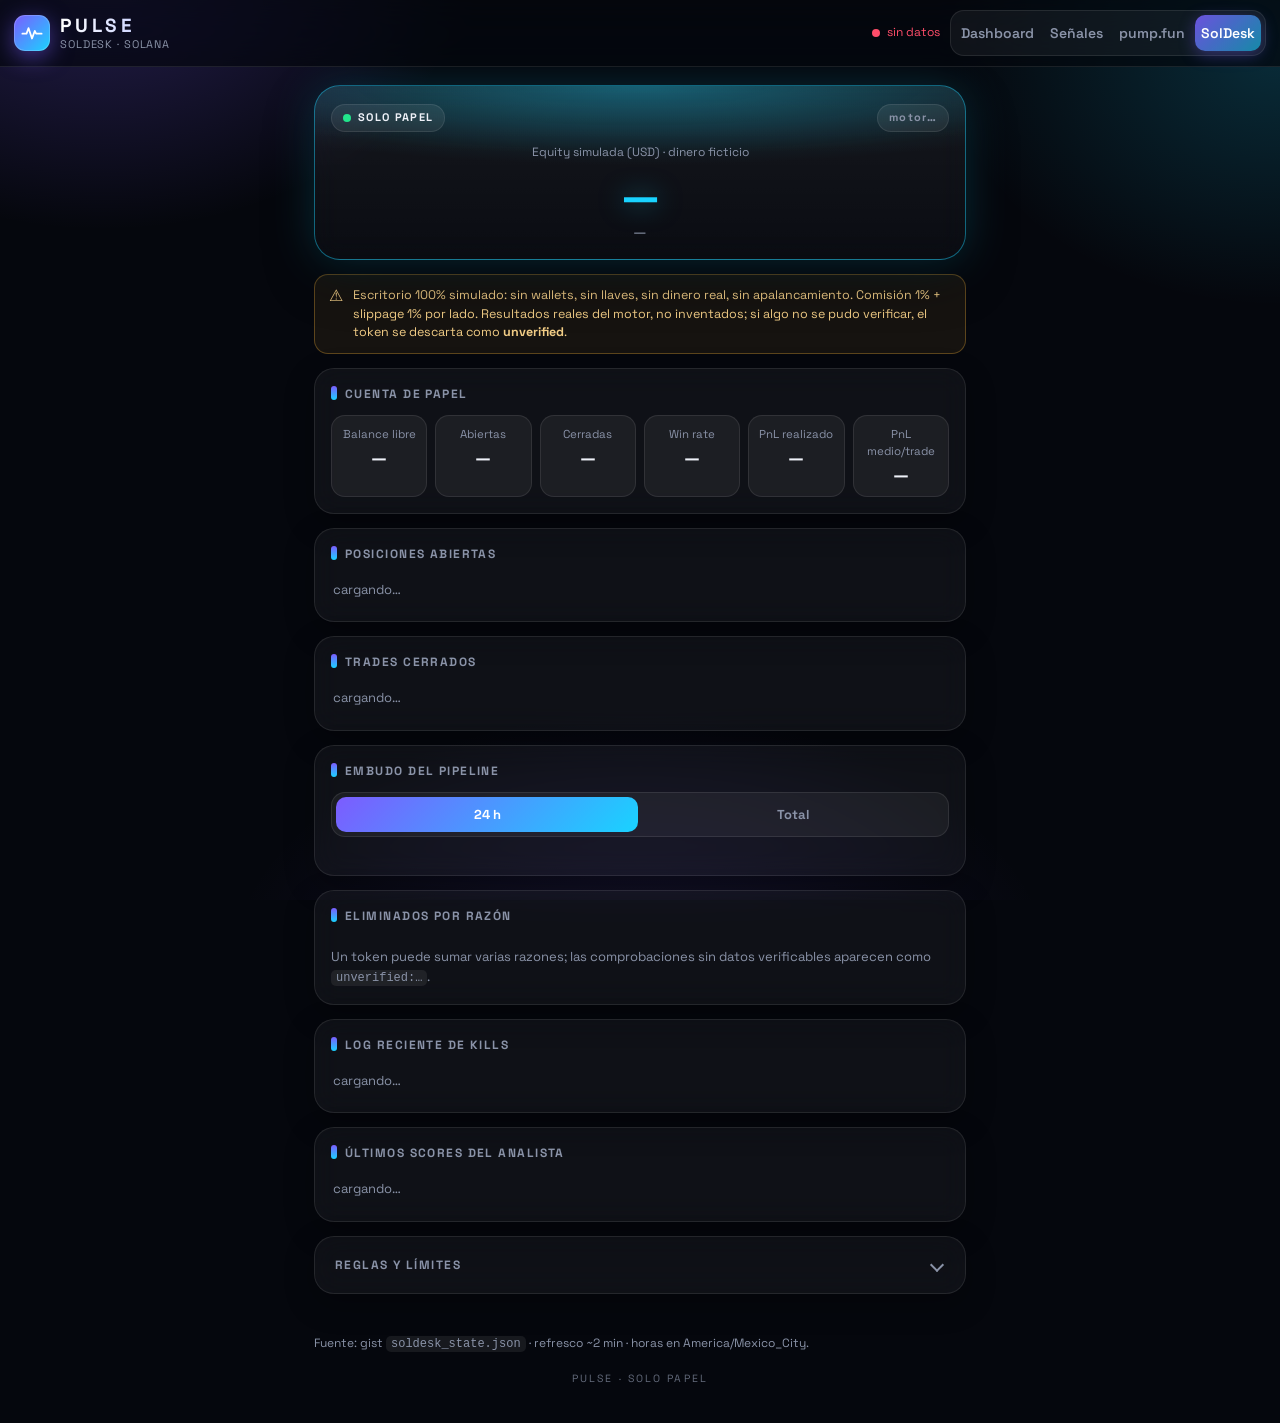
<file: soldesk.html>
<!doctype html><html lang="es"><head><meta charset="utf-8"><meta name="viewport" content="width=device-width,initial-scale=1,viewport-fit=cover">
<title>PULSE · SolDesk memecoins (PAPEL)</title><meta name="theme-color" content="#05070d"><meta name="color-scheme" content="dark">
<link rel="icon" href="icon-192.png"><link rel="apple-touch-icon" href="icon-192.png">
<link rel="preconnect" href="https://fonts.googleapis.com"><link rel="preconnect" href="https://fonts.gstatic.com" crossorigin>
<link rel="stylesheet" href="https://fonts.googleapis.com/css2?family=Space+Grotesk:wght@400;500;600;700&display=swap">
<link rel="stylesheet" href="senales.css?v=3">
<style>
.hero.neutral{--sig:var(--a2);--sigrgb:25,211,255}
.hero.pos{--sig:var(--green);--sigrgb:34,229,139}.hero.neg{--sig:var(--red);--sigrgb:255,77,106}
.hero .big-n{font:700 44px/1.05 var(--sans);letter-spacing:-.01em;font-variant-numeric:tabular-nums;margin:12px 0 2px;text-shadow:0 0 26px rgba(var(--sigrgb),.55);color:var(--sig)}
.seg{display:flex;gap:4px;padding:4px;border-radius:14px;background:rgba(255,255,255,.05);border:1px solid var(--line);margin-bottom:12px}
.seg button{flex:1;padding:9px;font:700 13px var(--sans);background:transparent;color:var(--mut);border:0;border-radius:10px;cursor:pointer}
.seg button.on{color:#fff;background:linear-gradient(135deg,var(--a1),var(--a2))}
.funnel{display:flex;flex-direction:column;gap:6px}
.frow{display:grid;grid-template-columns:minmax(0,1.3fr) minmax(0,2fr) 56px;gap:8px;align-items:center;font-size:12.5px}
.frow .bar{height:10px;border-radius:99px;background:rgba(255,255,255,.07);overflow:hidden}.frow .bar i{display:block;height:100%;border-radius:99px;background:linear-gradient(90deg,var(--a1),var(--a2))}
.frow b{text-align:right;font-variant-numeric:tabular-nums}
.frow.k .bar i{background:linear-gradient(90deg,#c0334b,var(--red))}.frow.g .bar i{background:linear-gradient(90deg,#14b36c,var(--green))}
.list{display:flex;flex-direction:column;gap:8px}
.it{background:rgba(255,255,255,.05);border:1px solid var(--line);border-radius:14px;padding:10px 12px;font-size:13px;min-width:0}
.it .r1{display:flex;justify-content:space-between;gap:8px;align-items:baseline}.it .r1 b{font-size:15px;overflow-wrap:anywhere}
.it .r2{color:var(--mut);font-size:12px;margin-top:3px;overflow-wrap:anywhere;line-height:1.4}
.pill{display:inline-block;padding:2px 8px;border-radius:99px;font:700 10.5px var(--mono);background:rgba(255,255,255,.08);color:var(--mut);margin-left:6px;vertical-align:1px}
.pill.g{background:rgba(34,229,139,.15);color:var(--green)}.pill.r{background:rgba(255,77,106,.15);color:var(--red)}.pill.a{background:rgba(255,185,56,.15);color:var(--amber)}
.empty{color:var(--mut);font-size:13px;padding:6px 2px}
.kvs{display:grid;grid-template-columns:repeat(3,1fr);gap:8px}
.kvs>div{background:rgba(255,255,255,.055);border:1px solid var(--line);border-radius:14px;padding:10px 6px;text-align:center;font-size:11.5px;color:var(--mut);min-width:0}
.kvs b{display:block;font:700 18px var(--sans);color:var(--txt);margin-top:3px;font-variant-numeric:tabular-nums;overflow-wrap:anywhere}
.kvs b.up{color:var(--green)}.kvs b.dn{color:var(--red)}
.err{color:var(--red)}
@media(min-width:560px){.kvs{grid-template-columns:repeat(6,1fr)}}
</style></head><body>
<header class="hs"><a class="brand" href="./index.html" aria-label="PULSE"><span class="logo"><svg viewBox="0 0 32 32" width="22" height="22" aria-hidden="true"><path d="M2 17h6l3-8 5 15 4-11 2 4h8" fill="none" stroke="#fff" stroke-width="2.6" stroke-linecap="round" stroke-linejoin="round"/></svg></span><span class="bt"><b>PULSE</b><small>SolDesk · Solana</small></span></a>
<span class="sp"></span><span class="upd"><i class="live" id="dot"></i><span class="mut" id="upd">cargando…</span></span>
<nav><a href="./index.html">Dashboard</a><a href="./senales.html">Señales</a><a href="./pumpfun.html">pump.fun</a><a href="./soldesk.html" class="on">SolDesk</a></nav></header>
<main class="sw">
 <section class="panel hero neutral" id="hero">
  <div class="hero-top"><span class="chip"><i class="live"></i>SOLO PAPEL</span><span class="chip ghost" id="eng">motor…</span></div>
  <div class="mut tgt">Equity simulada (USD) · dinero ficticio</div>
  <div class="big-n" id="eq">—</div>
  <div id="pnlTot" class="mut">—</div>
 </section>
 <div class="banner sm"><span class="bi">⚠</span><span>Escritorio 100% simulado: sin wallets, sin llaves, sin dinero real, sin apalancamiento. Comisión 1% + slippage 1% por lado. Resultados reales del motor, no inventados; si algo no se pudo verificar, el token se descarta como <b>unverified</b>.</span></div>

 <section class="panel"><h3>Cuenta de papel</h3>
  <div class="kvs">
   <div>Balance libre<b id="cash">—</b></div><div>Abiertas<b id="nopen">—</b></div><div>Cerradas<b id="nclosed">—</b></div>
   <div>Win rate<b id="wr">—</b></div><div>PnL realizado<b id="rpnl">—</b></div><div>PnL medio/trade<b id="avg">—</b></div>
  </div></section>

 <section class="panel"><h3>Posiciones abiertas</h3><div class="list" id="open"><div class="empty">cargando…</div></div></section>
 <section class="panel"><h3>Trades cerrados</h3><div class="list" id="closed"><div class="empty">cargando…</div></div></section>

 <section class="panel"><h3>Embudo del pipeline</h3>
  <div class="seg" role="group" aria-label="Periodo"><button data-p="h24" class="on">24 h</button><button data-p="total">Total</button></div>
  <div class="funnel" id="funnel"></div>
  <p class="mut small" id="funnelNote" style="margin:10px 0 0"></p>
 </section>
 <section class="panel"><h3>Eliminados por razón</h3><div class="funnel" id="reasons"></div>
  <p class="mut small" style="margin:10px 0 0">Un token puede sumar varias razones; las comprobaciones sin datos verificables aparecen como <code>unverified:…</code>.</p></section>

 <section class="panel"><h3>Log reciente de kills</h3><div class="list" id="kills"><div class="empty">cargando…</div></div></section>
 <section class="panel"><h3>Últimos scores del Analista</h3><div class="list" id="scores"><div class="empty">cargando…</div></div></section>

 <section class="panel rulepanel"><details class="fold big-fold"><summary>Reglas y límites</summary><div class="foldbody" id="rules"></div></details></section>
</main>
<footer><p>Fuente: gist <code>soldesk_state.json</code> · refresco ~2 min · horas en America/Mexico_City.</p><div class="credit">PULSE · solo papel</div></footer>
<script>
(function(){
'use strict';
var O='dylanfernandezduran-cmyk', G='a2aef1f302ecb2680905497477cd051e', F='soldesk_state.json';
var S=null, period='h24';
function $(id){return document.getElementById(id)}
function esc(x){return String(x==null?'':x).replace(/[&<>"']/g,function(c){return {'&':'&amp;','<':'&lt;','>':'&gt;','"':'&quot;',"'":'&#39;'}[c]})}
function num(x){return (x==null||isNaN(Number(x)))?null:Number(x)}
function usd(x,sign){var n=num(x); if(n===null)return '—'; return (sign&&n>=0?'+':'')+(n<0?'-':'')+'$'+Math.abs(n).toLocaleString('es-MX',{minimumFractionDigits:2,maximumFractionDigits:2})}
function pct(x,sign){var n=num(x); if(n===null)return '—'; return (sign&&n>=0?'+':'')+n.toFixed(1)+'%'}
function cls(x){var n=num(x); return n===null||n===0?'':(n>0?'up':'dn')}
function when(ts){ if(!ts)return '—'; try{return new Date(ts*1000).toLocaleString('es-MX',{timeZone:'America/Mexico_City',day:'2-digit',month:'short',hour:'2-digit',minute:'2-digit'})}catch(e){return '—'} }
function ago(ts){ if(!ts)return '—'; var s=Math.max(0,Math.floor(Date.now()/1000-ts)); if(s<60)return s+'s'; if(s<3600)return Math.floor(s/60)+'m'; if(s<86400)return Math.floor(s/3600)+'h '+Math.floor((s%3600)/60)+'m'; return Math.floor(s/86400)+'d'}
function px(x){var n=num(x); if(n===null)return '—'; return n>=1?n.toFixed(4):n.toPrecision(4)}
var RL={liquidity_lt_40k:'Liquidez < $40k',volume_1h_lt_50k:'Volumen 1h < $50k',pumped_gt_80pct_1h:'Ya +80% en 1h',
 mint_authority_active:'Mint authority activa',freeze_authority_active:'Freeze authority activa',lp_not_burned_or_locked:'LP no quemada/bloqueada',
 top10_gt_25pct:'Top10 holders > 25%',dev_holds_gt_3pct:'Dev > 3%',dev_past_rugs:'Dev con rugs previos',bundled_gt_10pct:'Lanzamiento bundled > 10%',
 rugged_flag_creator:'Marcado rugged'};
function rl(r){ if(RL[r])return RL[r]; if(r&&r.indexOf('unverified:')===0)return 'Sin verificar: '+r.slice(11); return r||'?' }
async function getJSON(url){var r=await fetch(url,{cache:'no-store'}); if(!r.ok)throw new Error('HTTP '+r.status); return r.json()}
async function load(){
  try{
    var s;
    try{ s=await getJSON('https://gist.githubusercontent.com/'+O+'/'+G+'/raw/'+F+'?t='+Date.now()) }
    catch(e){ var g=await getJSON('https://api.github.com/gists/'+G); s=JSON.parse(g.files[F].content) }
    S=s; render();
  }catch(e){ $('upd').textContent='sin datos'; $('upd').className='err'; $('dot').style.background='var(--red)'; console.error(e) }
}
function row(label,n,max,c){ var w=max>0?Math.max(2,Math.round(100*n/max)):0; if(!n)w=0;
  return '<div class="frow '+(c||'')+'"><span>'+esc(label)+'</span><span class="bar"><i style="width:'+w+'%"></i></span><b>'+n+'</b></div>' }
function renderFunnel(){
  if(!S)return; var p=(S.pipeline||{})[period]||{}; var mx=Math.max(p.seen||0,1);
  var rows=[['Tokens vistos (API)',p.seen||0,''],['En ventana (30m–72h, mcap $300k–$20M)',p.in_window||0,''],['Evaluados por el Filtro',p.evaluated||0,''],
   ['Eliminados',p.killed||0,'k'],['Pasaron el Filtro',p.passed_filter||0,'g'],['Score ≥ '+((S.config||{}).score_pass||70),p.passed_score||0,'g'],['Entradas (papel)',p.entries||0,'g']];
  $('funnel').innerHTML=rows.map(function(r){return row(r[0],r[1],mx,r[2])}).join('');
  $('funnelNote').textContent='Escaneos: '+(p.scans||0)+' · tokens únicos evaluados: '+(p.unique_tokens_evaluated||0)+'. “Vistos/En ventana” se cuenta por escaneo (un token se repite en cada ciclo).';
  var rs=((S.kills_by_reason||{})[period])||[]; var m2=1; rs.forEach(function(r){if(r.n>m2)m2=r.n});
  $('reasons').innerHTML=rs.length?rs.map(function(r){return row(rl(r.reason)+' ('+r.tokens+' tok)',r.n,m2,'k')}).join(''):'<div class="empty">Aún sin kills en este periodo.</div>';
}
function render(){
  var a=S.account||{}, st=S.stats||{}, en=S.engine||{};
  var age=Math.floor(Date.now()/1000-(S.generated_at||0)), stale=age>240;
  $('upd').textContent=(stale?'DESACTUALIZADO ':'EN VIVO ')+age+'s'; $('upd').className=stale?'dn':'mut'; $('dot').style.background=stale?'var(--red)':'';
  var hb=num(en.hb_age_s); var alive=hb!==null&&hb<(age+120);
  $('eng').textContent=(alive?'motor activo':'motor SIN latido')+(en.last_scan_ts?' · scan hace '+ago(en.last_scan_ts):'');
  $('hero').className='panel hero '+(num(a.total_pnl)>0?'pos':(num(a.total_pnl)<0?'neg':'neutral'));
  $('eq').textContent=usd(a.equity);
  $('pnlTot').innerHTML='PnL total '+'<b class="'+cls(a.total_pnl)+'">'+usd(a.total_pnl,1)+' ('+pct(a.total_pnl_pct,1)+')</b> · inicio '+usd(a.start);
  $('cash').textContent=usd(a.cash); $('nopen').textContent=st.open==null?'—':st.open; $('nclosed').textContent=st.closed==null?'—':st.closed;
  $('wr').textContent=st.win_rate==null?'—':pct(st.win_rate)+' ('+st.wins+'G/'+st.losses+'P)';
  var r=$('rpnl'); r.textContent=usd(a.realized_pnl,1); r.className=cls(a.realized_pnl);
  var av=$('avg'); av.textContent=st.avg_pnl_pct==null?'—':pct(st.avg_pnl_pct,1); av.className=cls(st.avg_pnl_pct);
  var op=S.open_positions||[];
  $('open').innerHTML=op.length?op.map(function(p){return '<div class="it"><div class="r1"><b>'+esc(p.symbol)+(p.trail_active?'<span class="pill a">trailing</span>':'')+'</b><b class="'+cls(p.pnl_pct)+'">'+pct(p.pnl_pct,1)+'</b></div>'+
    '<div class="r2">entrada '+px(p.entry_px)+' · actual '+px(p.last_px)+' · stop '+px(p.stop_px)+'<br>'+usd(p.cost_usd)+' · score '+(num(p.score)===null?'—':p.score)+' · hace '+ago(p.opened_ts)+'</div></div>'}).join(''):'<div class="empty">Sin posiciones abiertas. El Analista solo entrega tokens con score ≥ 70.</div>';
  var cl=S.closed_trades||[];
  $('closed').innerHTML=cl.length?cl.map(function(t){return '<div class="it"><div class="r1"><b>'+esc(t.symbol)+'</b><b class="'+cls(t.pnl_usd)+'">'+usd(t.pnl_usd,1)+' · '+pct(t.pnl_pct,1)+'</b></div>'+
    '<div class="r2">'+esc(when(t.closed_ts))+' · '+esc(t.reason)+'</div></div>'}).join(''):'<div class="empty">Aún no hay trades cerrados.</div>';
  var ks=S.recent_kills||[];
  $('kills').innerHTML=ks.length?ks.map(function(k){return '<div class="it"><div class="r1"><b>'+esc(k.symbol)+'<span class="pill '+(String(k.reason).indexOf('unverified')===0?'a':'r')+'">'+esc(rl(k.reason))+'</span></b><span class="mut small">'+esc(when(k.ts))+'</span></div><div class="r2">'+esc(k.detail)+'</div></div>'}).join(''):'<div class="empty">Sin kills todavía.</div>';
  var sc=S.recent_scores||[];
  $('scores').innerHTML=sc.length?sc.map(function(k){return '<div class="it"><div class="r1"><b>'+esc(k.symbol)+'<span class="pill '+(k.passed?'g':'')+'">'+(k.passed?'PASA':'bajo')+'</span></b><b>'+esc(k.score)+'</b></div><div class="r2">'+esc(when(k.ts))+'</div></div>'}).join(''):'<div class="empty">Ningún token ha pasado el Filtro todavía (nada que puntuar).</div>';
  var c=S.config||{}, w=c.weights||{};
  $('rules').innerHTML='<p class="mut small"><b>Scout</b>: pares Solana de '+esc(c.age_min)+' min a '+esc(c.age_max_h)+' h, mcap $'+((c.mcap||[])[0]||0).toLocaleString('es-MX')+'–$'+((c.mcap||[])[1]||0).toLocaleString('es-MX')+' (DexScreener).</p>'+
   '<p class="mut small"><b>Filtro</b>: mint/freeze authority activa, LP no quemada/bloqueada, liquidez &lt; $40k, vol 1h &lt; $50k, top10 &gt; 25% (sin LP), dev &gt; 3% o con rugs, bundle/insiders &gt; 10%, ya +80% en 1h. Dato no verificable = kill.</p>'+
   '<p class="mut small"><b>Analista</b>: score 0–100 (pasa ≥ '+esc(c.score_pass)+'). Pesos: '+Object.keys(w).map(function(k){return esc(k)+' '+esc(w[k])}).join(' · ')+'. <b>Smart wallets: peso 0</b> (sin fuente gratuita). Los componentes sin dato se descartan y se renormaliza.</p>'+
   '<p class="mut small"><b>Ejecutor</b>: máx '+esc(c.max_pos_pct)+'% del equity por trade, comisión '+esc(c.fee_pct)+'% + slippage '+esc(c.slip_pct)+'% por lado. <b>Riesgo</b>: stop −'+esc(c.stop_pct)+'% desde la entrada; trailing se activa tras +'+esc(c.trail_activate_pct)+'% y sigue '+esc(c.trail_pct)+'% bajo el máximo. Precios cada ~15 s: un gap puede cerrar peor que el stop (se registra el precio observado).</p>'+
   '<p class="mut small">Límites de datos: “dev con rugs previos” depende de la bandera de RugCheck + lista local (el historial detallado del creador no es gratis); “bundled” se aproxima con clusters de insiders de RugCheck.</p>';
  renderFunnel();
}
Array.prototype.forEach.call(document.querySelectorAll('.seg button'),function(b){b.addEventListener('click',function(){period=b.getAttribute('data-p');Array.prototype.forEach.call(document.querySelectorAll('.seg button'),function(x){x.classList.toggle('on',x===b)});renderFunnel()})});
load(); setInterval(load,60000);
})();
</script></body></html>
</file>
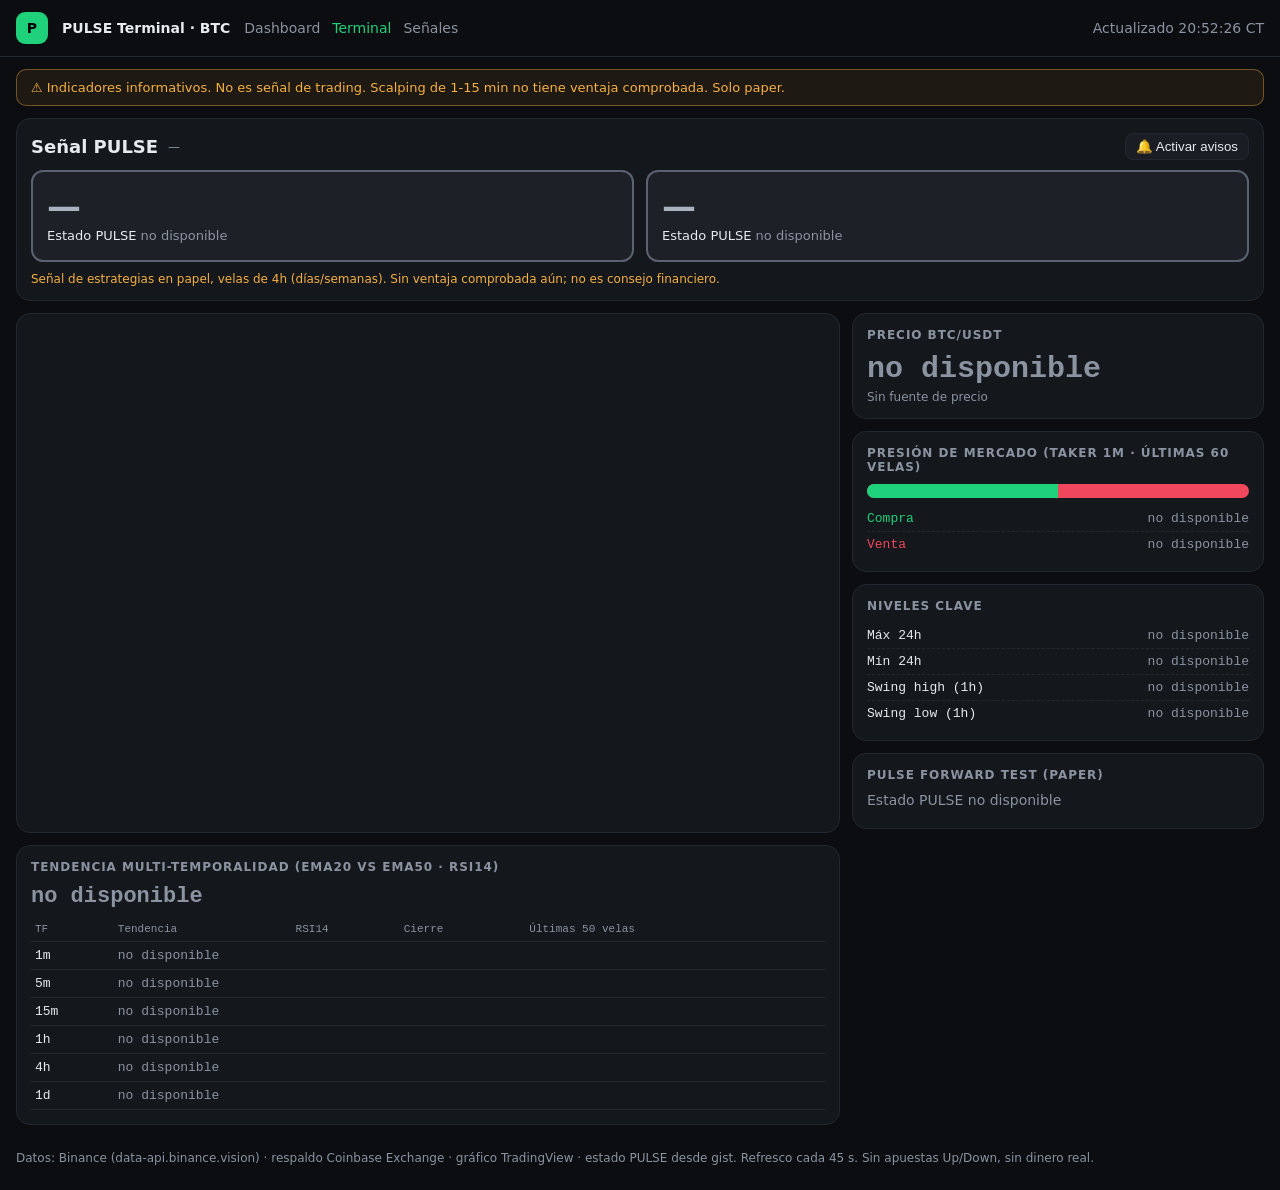
<file: terminal.html>
<!doctype html><html lang="es"><head><meta charset="utf-8"><meta name="viewport" content="width=device-width,initial-scale=1">
<title>PULSE · Terminal BTC (PAPER)</title><link rel="stylesheet" href="terminal.css"></head><body>
<header><div class="logo">P</div><b>PULSE Terminal · BTC</b>
<nav><a href="./index.html">Dashboard</a><a href="./terminal.html" class="on">Terminal</a><a href="./senales.html">Señales</a></nav><div class="sp"></div>
<span class="mut" id="upd">—</span></header>
<div class="banner">⚠ Indicadores informativos. No es señal de trading. Scalping de 1-15 min no tiene ventaja comprobada. Solo paper.</div>
<div class="sigwrap"><div class="sighead"><b>Señal PULSE</b><span class="mut" id="sigupd">—</span><button id="notif" type="button">🔔 Activar avisos</button></div>
<div class="sigs"><div class="sig gray" id="sigS1">S1 Tendencia · Cargando…</div><div class="sig gray" id="sigS3">S3 Ruptura · Cargando…</div></div>
<div class="signote">Señal de estrategias en papel, velas de 4h (días/semanas). Sin ventaja comprobada aún; no es consejo financiero.</div></div>
<div class="grid">
 <div class="col">
  <div class="panel" id="tv"><iframe id="tvw" title="BTC TradingView" style="width:100%;height:100%;min-height:420px;border:0;display:block" src="https://s.tradingview.com/widgetembed/?symbol=BINANCE%3ABTCUSDT&interval=15&theme=dark&style=1&locale=es&timezone=America%2FMexico_City&hidesidetoolbar=1&saveimage=0&toolbarbg=14171c" allowfullscreen></iframe></div>
  <div class="panel"><h3>Tendencia multi-temporalidad (EMA20 vs EMA50 · RSI14)</h3><div class="align" id="align">—</div>
   <table><thead><tr><th>TF</th><th>Tendencia</th><th>RSI14</th><th>Cierre</th><th>Últimas 50 velas</th></tr></thead><tbody id="mtf"></tbody></table></div>
 </div>
 <div class="col">
  <div class="panel"><h3>Precio BTC/USDT</h3><div class="price" id="px">—</div><div class="chg" id="chg">—</div><div class="mut" id="src" style="font-size:12px;margin-top:4px">—</div></div>
  <div class="panel"><h3>Presión de mercado (taker 1m · últimas <span id="pn">60</span> velas)</h3>
   <div class="gauge"><div id="gbar" style="width:50%"></div></div>
   <div class="kv"><span class="up">Compra</span><span id="buy">—</span></div><div class="kv"><span class="dn">Venta</span><span id="sell">—</span></div></div>
  <div class="panel"><h3>Niveles clave</h3>
   <div class="kv"><span>Máx 24h</span><span id="h24">—</span></div><div class="kv"><span>Mín 24h</span><span id="l24">—</span></div>
   <div class="kv"><span>Swing high (1h)</span><span id="sh">—</span></div><div class="kv"><span>Swing low (1h)</span><span id="sl">—</span></div></div>
  <div class="panel"><h3>PULSE forward test (PAPER)</h3><div id="pulse" class="mut">Cargando…</div><div class="mut" id="pfresh" style="font-size:12px;margin-top:6px"></div></div>
 </div>
</div>
<footer>Datos: Binance (data-api.binance.vision) · respaldo Coinbase Exchange · gráfico TradingView · estado PULSE desde gist. Refresco cada 45 s. Sin apuestas Up/Down, sin dinero real.</footer>
<script src="indicators.js"></script><script src="terminal.js"></script>
</body></html>
</file>
<file: senales.css>
/* PULSE · Señales BTC — diseño premium (solo presentación) */
:root{--bg:#05070d;--panel:rgba(255,255,255,.045);--panel2:rgba(255,255,255,.06);--line:rgba(255,255,255,.09);--txt:#eef1f8;--mut:#8a93a8;--green:#22e58b;--red:#ff4d6a;--amber:#ffb938;--a1:#7c5cff;--a2:#19d3ff;--r:20px;--mono:ui-monospace,SFMono-Regular,Menlo,Consolas,monospace;--sans:"Space Grotesk",Inter,system-ui,-apple-system,"Segoe UI",Roboto,sans-serif;--sig:#8a93a8;--sigrgb:138,147,168}
*{box-sizing:border-box;-webkit-tap-highlight-color:transparent}
html{background:var(--bg);-webkit-text-size-adjust:100%}
body{margin:0;min-height:100vh;color:var(--txt);font-family:var(--sans);font-size:15px;line-height:1.45;background:
 radial-gradient(520px 380px at 8% -4%,rgba(124,92,255,.28),transparent 70%),
 radial-gradient(480px 360px at 100% 6%,rgba(25,211,255,.18),transparent 70%),
 radial-gradient(600px 400px at 50% 110%,rgba(124,92,255,.14),transparent 70%),var(--bg);background-attachment:fixed;padding-bottom:env(safe-area-inset-bottom)}
a{color:var(--a2);text-decoration:none}
b{font-weight:700}
.mut{color:var(--mut)}.up{color:var(--green)}.dn{color:var(--red)}.am{color:var(--amber)}
.small{font-size:13px;line-height:1.55}
code{font:12px var(--mono);background:rgba(255,255,255,.07);padding:1px 5px;border-radius:5px}
#src,#why,#probm,#opsrc,#diff{overflow-wrap:anywhere;word-break:break-word}

/* ---------- cabecera ---------- */
.hs{position:sticky;top:0;z-index:20;display:flex;align-items:center;flex-wrap:wrap;gap:8px 10px;padding:calc(10px + env(safe-area-inset-top)) max(14px,env(safe-area-inset-right)) 10px max(14px,env(safe-area-inset-left));background:rgba(5,7,13,.72);-webkit-backdrop-filter:blur(18px) saturate(1.4);backdrop-filter:blur(18px) saturate(1.4);border-bottom:1px solid var(--line)}
.brand{display:flex;align-items:center;gap:10px;color:var(--txt)}
.logo{width:36px;height:36px;border-radius:11px;background:linear-gradient(135deg,var(--a1),var(--a2));display:grid;place-items:center;box-shadow:0 0 0 1px rgba(255,255,255,.18) inset,0 6px 22px rgba(124,92,255,.5)}
.logo svg path{stroke-dasharray:60;animation:trace 3.2s ease-in-out infinite}
@keyframes trace{0%{stroke-dashoffset:60}55%,100%{stroke-dashoffset:0}}
.bt{display:flex;flex-direction:column;line-height:1.05}.bt b{font-size:19px;letter-spacing:.2em;font-weight:700;background:linear-gradient(90deg,#fff,#b9c4ff);-webkit-background-clip:text;background-clip:text;color:transparent}
.bt small{font-size:11px;color:var(--mut);letter-spacing:.08em;text-transform:uppercase;margin-top:3px}
.sp{flex:1}
.upd{display:flex;align-items:center;gap:7px;font-size:12px}
.live{display:inline-block;width:8px;height:8px;border-radius:50%;background:var(--green);box-shadow:0 0 0 0 rgba(34,229,139,.6);animation:ping 1.8s infinite}
@keyframes ping{70%{box-shadow:0 0 0 8px rgba(34,229,139,0)}100%{box-shadow:0 0 0 0 rgba(34,229,139,0)}}
.hs nav{width:100%;display:flex;gap:4px;padding:4px;border-radius:14px;background:rgba(255,255,255,.05);border:1px solid var(--line);order:5}
.hs nav a{flex:1;text-align:center;padding:8px 6px;border-radius:10px;color:var(--mut);font-size:14px;font-weight:600}
.hs nav a.on{color:#fff;background:linear-gradient(135deg,rgba(124,92,255,.85),rgba(25,211,255,.6));box-shadow:0 4px 16px rgba(124,92,255,.35)}

/* ---------- layout ---------- */
.sw{max-width:680px;margin:0 auto;padding:14px max(14px,env(safe-area-inset-right)) 28px max(14px,env(safe-area-inset-left));display:flex;flex-direction:column;gap:14px}
.panel{position:relative;background:var(--panel);border:1px solid var(--line);border-radius:var(--r);padding:16px;-webkit-backdrop-filter:blur(14px);backdrop-filter:blur(14px);box-shadow:0 10px 30px rgba(0,0,0,.28)}
.panel h3{margin:0 0 12px;font-size:12px;font-weight:700;letter-spacing:.12em;text-transform:uppercase;color:var(--mut);line-height:1.5}
.panel h3::before{content:"";display:inline-block;vertical-align:-2px;width:6px;height:14px;border-radius:3px;background:linear-gradient(var(--a1),var(--a2));margin-right:8px}
.panel h4{margin:0 0 8px;font-size:13px;font-weight:600;color:var(--txt)}

/* ---------- selector de intervalo ---------- */
.ivsel{display:flex;gap:4px;padding:4px;border-radius:16px;background:rgba(255,255,255,.05);border:1px solid var(--line)}
.ivsel button{flex:1;padding:11px;font:700 17px var(--sans);letter-spacing:.04em;background:transparent;color:var(--mut);border:0;border-radius:12px;cursor:pointer;transition:.2s}
.ivsel button.on{color:#fff;background:linear-gradient(135deg,var(--a1),var(--a2));box-shadow:0 6px 20px rgba(124,92,255,.45)}

/* ---------- HERO ---------- */
.hero{--sig:var(--mut);--sigrgb:138,147,168;text-align:center;overflow:hidden;padding:18px 16px 16px;border-radius:26px;border-color:rgba(var(--sigrgb),.45);background:radial-gradient(120% 70% at 50% 0%,rgba(var(--sigrgb),.2),transparent 65%),linear-gradient(180deg,rgba(255,255,255,.07),rgba(255,255,255,.025));box-shadow:0 0 40px rgba(var(--sigrgb),.18),0 18px 50px rgba(0,0,0,.45);transition:box-shadow .5s,border-color .5s}
.hero:has(.dir.UP){--sig:var(--green);--sigrgb:34,229,139}
.hero:has(.dir.DOWN){--sig:var(--red);--sigrgb:255,77,106}
.hero:has(.dir.WAIT){--sig:var(--amber);--sigrgb:255,185,56}
.hero::before{content:"";position:absolute;inset:-40% -20% auto -20%;height:80%;background:radial-gradient(closest-side,rgba(var(--sigrgb),.28),transparent);opacity:.8;pointer-events:none;animation:breathe 3.4s ease-in-out infinite}
@keyframes breathe{0%,100%{opacity:.45;transform:scale(.95)}50%{opacity:1;transform:scale(1.08)}}
.hero>*{position:relative}
.hero-top{display:flex;justify-content:space-between;align-items:center;gap:8px}
.chip{display:inline-flex;align-items:center;gap:7px;padding:5px 11px;border-radius:99px;font-size:11px;font-weight:700;letter-spacing:.12em;background:rgba(255,255,255,.07);border:1px solid var(--line);color:var(--txt)}
.chip.ghost{color:var(--mut)}
.tgt{font-size:12px;margin-top:12px;line-height:1.4}
.dirw{margin:14px 0 6px}
.dir{display:inline-block;max-width:100%;min-width:240px;font:700 56px/1.05 var(--sans);letter-spacing:.03em;padding:18px 22px;border-radius:22px;border:2px solid;color:var(--sig);border-color:rgba(var(--sigrgb),.8);background:linear-gradient(180deg,rgba(var(--sigrgb),.2),rgba(var(--sigrgb),.07));text-shadow:0 0 28px rgba(var(--sigrgb),.65);animation:ring 2.6s ease-out infinite;overflow-wrap:anywhere}
@keyframes ring{0%{box-shadow:0 0 0 0 rgba(var(--sigrgb),.5),0 0 30px rgba(var(--sigrgb),.25)}100%{box-shadow:0 0 0 22px rgba(var(--sigrgb),0),0 0 30px rgba(var(--sigrgb),.25)}}
.dir.UP{--sig:var(--green);--sigrgb:34,229,139}.dir.DOWN{--sig:var(--red);--sigrgb:255,77,106}.dir.WAIT{--sig:var(--amber);--sigrgb:255,185,56;font-size:30px;line-height:1.15;padding:22px 20px}
.dir.gray{--sig:var(--mut);--sigrgb:138,147,168;font-size:34px;animation:none;text-shadow:none}.dir.err{font-size:30px;animation:none}
.status{margin:8px 0;padding:10px 12px;border-radius:12px;background:rgba(255,77,106,.12);border:1px solid rgba(255,77,106,.35);color:#ff8fa1;font-size:13px}
.cd{margin-top:14px;display:flex;flex-direction:column;align-items:center;gap:0}
.cd .mut{font-size:12px;letter-spacing:.16em;text-transform:uppercase;font-weight:600}
.cd b{font:700 68px/1.05 var(--sans);font-variant-numeric:tabular-nums;letter-spacing:.02em;background:linear-gradient(180deg,#fff 30%,#aeb8ff);-webkit-background-clip:text;background-clip:text;color:transparent}
.cdbar{height:6px;border-radius:99px;background:rgba(255,255,255,.08);overflow:hidden;margin:8px 4px 14px}
.cdbar i{display:block;height:100%;width:0;border-radius:99px;background:linear-gradient(90deg,var(--a1),var(--a2));box-shadow:0 0 12px rgba(25,211,255,.6)}

.tg{display:grid;grid-template-columns:1fr 1fr;gap:10px;margin:0 0 10px;text-align:left}
.tg>div{background:rgba(255,255,255,.055);border:1px solid var(--line);border-radius:16px;padding:12px;font-size:12px;color:var(--mut);min-width:0}
.tg b{display:block;margin:4px 0 2px;font:700 22px var(--sans);font-variant-numeric:tabular-nums;color:var(--txt);letter-spacing:-.01em;overflow-wrap:anywhere}
.tg .mut{font-size:11.5px;line-height:1.35}
.be{padding:11px 13px;border-radius:14px;background:rgba(255,255,255,.05);border:1px solid var(--line);font-size:13px;line-height:1.5;margin-top:10px;text-align:left}
#probm{font-size:12px;color:var(--mut)}
.why{border-left:3px solid var(--sig)}
.rule300{border:1px solid rgba(255,185,56,.45);color:var(--amber);background:rgba(255,185,56,.08);padding:11px 14px;border-radius:14px;font-weight:700;font-size:14px;text-align:center}
.banner.sm{display:flex;gap:10px;align-items:flex-start;padding:11px 14px;border-radius:14px;border:1px solid rgba(255,185,56,.3);background:rgba(255,185,56,.07);color:#f2cd86;font-size:12.5px;line-height:1.5}.banner .bi{font-size:16px;line-height:1.3}

.votes{display:flex;flex-wrap:wrap;gap:6px;justify-content:center;margin:10px 0;font:12px var(--mono)}
.votes span{padding:5px 10px;border-radius:99px;background:rgba(255,255,255,.07);border:1px solid var(--line)}
.trow{display:grid;grid-template-columns:repeat(3,1fr);gap:8px;margin:8px 0;font-size:12px;color:var(--mut)}
.trow>div{background:rgba(255,255,255,.055);border:1px solid var(--line);border-radius:14px;padding:9px 6px;text-align:center;min-width:0}
.trow b{display:block;font:700 15px var(--sans);margin-top:2px;overflow-wrap:anywhere;color:var(--txt)}.trow b.up{color:var(--green)}.trow b.dn{color:var(--red)}.trow b.am{color:var(--amber)}

#notif{margin-top:12px;padding:14px;width:100%;color:#fff;font:600 15px var(--sans);background:linear-gradient(135deg,rgba(124,92,255,.9),rgba(25,211,255,.7));border:0;border-radius:16px;cursor:pointer;box-shadow:0 8px 24px rgba(124,92,255,.35)}
#notif:active{transform:scale(.98)}

/* ---------- plegables ---------- */
.fold{margin-top:10px;border-radius:14px;background:rgba(255,255,255,.035);border:1px solid var(--line);text-align:left}
.fold>summary{list-style:none;cursor:pointer;display:flex;align-items:center;justify-content:space-between;gap:10px;min-height:44px;padding:10px 14px;font-size:13px;font-weight:600;color:var(--txt)}
.fold>summary::-webkit-details-marker{display:none}
.fold>summary::after{content:"";width:8px;height:8px;border-right:2px solid var(--mut);border-bottom:2px solid var(--mut);transform:rotate(45deg);transition:.2s;margin-right:3px;flex:none}
.fold[open]>summary::after{transform:rotate(-135deg);margin-top:4px}
.foldbody{padding:0 14px 14px}.foldbody p:first-child{margin-top:0}.foldbody p:last-child{margin-bottom:0}
.rulepanel{padding:6px}.rulepanel .fold{margin:0;background:none;border:0}.big-fold>summary{font-size:12px;font-weight:700;letter-spacing:.12em;text-transform:uppercase;color:var(--mut)}
.rulepanel ol{padding-left:20px;margin:0 0 12px}.rulepanel li{margin-bottom:6px}

/* ---------- marcador ---------- */
.two{display:grid;grid-template-columns:1fr;gap:10px}
.two>div{background:rgba(255,255,255,.04);border:1px solid var(--line);border-radius:16px;padding:12px;min-width:0}
.score{display:grid;grid-template-columns:repeat(3,1fr);gap:8px;text-align:center}
.score b{display:block;font:700 30px var(--sans);font-variant-numeric:tabular-nums}.score span{color:var(--mut);font-size:11.5px}
.waitp{margin:12px 0 0}
.hist{display:flex;flex-wrap:wrap;gap:4px;margin-top:12px}.hist i{width:12px;height:12px;border-radius:4px;background:rgba(255,255,255,.1)}.hist i.h{background:var(--green);box-shadow:0 0 8px rgba(34,229,139,.5)}.hist i.m{background:var(--red);box-shadow:0 0 8px rgba(255,77,106,.4)}
.link{background:none;border:0;color:var(--mut);text-decoration:underline;margin-top:10px;cursor:pointer;font:12px var(--sans);padding:8px 0}

/* ---------- listas clave-valor ---------- */
.kv{display:grid;grid-template-columns:minmax(0,1.25fr) minmax(0,1fr);gap:0 14px;font-size:13px}.kv>span,.kv>b{overflow-wrap:break-word;word-break:normal}
.kv>span,.kv>b{padding:7px 0;border-bottom:1px dashed rgba(255,255,255,.09)}
.kv>:nth-last-child(-n+2){border-bottom:0}
.kv>span:nth-child(odd){color:var(--mut)}.kv>b,.kv>span:nth-child(even){text-align:right;font-variant-numeric:tabular-nums}

/* ---------- medidores ---------- */
.mlab{display:flex;justify-content:space-between;font-size:11px;font-weight:700;letter-spacing:.1em;text-transform:uppercase;margin-bottom:5px}
.fzbar{position:relative;height:14px;border-radius:99px;background:linear-gradient(90deg,#c0334b,var(--red));overflow:hidden;margin:0 0 12px;box-shadow:0 0 0 1px rgba(255,255,255,.08) inset}
.fzbar i{display:block;height:100%;width:50%;border-radius:99px 0 0 99px;background:linear-gradient(90deg,#14b36c,var(--green));box-shadow:0 0 14px rgba(34,229,139,.55);transition:width .6s cubic-bezier(.2,.8,.2,1)}
.fzbar::after{content:"";position:absolute;left:50%;top:0;bottom:0;width:2px;margin-left:-1px;background:rgba(255,255,255,.55)}
#fzState{font-size:14px;transition:.3s;background:rgba(255,255,255,.04);border:1px solid}
.fznote{text-align:center;margin:8px 0 14px}

/* ---------- varios ---------- */
#c30{display:block;width:100%;height:130px;background:rgba(0,0,0,.25);border:1px solid var(--line);border-radius:14px}
.panel .trow{margin-top:10px}
.warn{border-color:rgba(255,185,56,.4);background:linear-gradient(180deg,rgba(255,185,56,.1),rgba(255,77,106,.05))}
.warn h3{color:var(--amber)}.warn h3::before{background:var(--amber)}
.warn p{margin:0}
footer{max-width:680px;margin:0 auto;padding:0 max(14px,env(safe-area-inset-right)) 36px max(14px,env(safe-area-inset-left));color:var(--mut);font-size:12px;line-height:1.55}
footer .credit{text-align:center;margin-top:18px;letter-spacing:.2em;font-size:10.5px;text-transform:uppercase;opacity:.7}

@media(min-width:560px){.two{grid-template-columns:1fr 1fr}.sw{padding-top:18px}.hs nav{width:auto;order:0}.dir{font-size:64px}.dir.WAIT{font-size:34px}.cd b{font-size:78px}}
@media(max-width:360px){.dir{font-size:46px;min-width:0}.cd b{font-size:56px}.tg{grid-template-columns:1fr}}
@media(prefers-reduced-motion:reduce){*,*::before{animation:none!important;transition:none!important}}
</file>
<file: terminal.css>
:root{--bg:#0b0d10;--panel:#14171c;--panel2:#1a1e24;--line:#232830;--txt:#e7eaee;--mut:#8b93a1;--green:#1fd17a;--red:#f0475c;--amber:#f5b041;--r:14px;--mono:ui-monospace,SFMono-Regular,Menlo,Consolas,monospace;--sans:Inter,system-ui,-apple-system,"Segoe UI",Roboto,sans-serif}
*{box-sizing:border-box}body{margin:0;background:var(--bg);color:var(--txt);font-family:var(--sans);font-size:14px}
a{color:var(--green);text-decoration:none}
header{display:flex;align-items:center;gap:14px;padding:12px 16px;border-bottom:1px solid var(--line);flex-wrap:wrap}
.logo{width:32px;height:32px;border-radius:9px;background:var(--green);color:#000;font-weight:800;display:grid;place-items:center}
nav a{color:var(--mut);margin-right:12px}nav a.on{color:var(--green)}
.sp{flex:1}.mut{color:var(--mut)}.up{color:var(--green)}.dn{color:var(--red)}.am{color:var(--amber)}
.banner{margin:12px 16px;padding:10px 14px;border:1px solid rgba(245,176,65,.4);background:rgba(245,176,65,.08);color:var(--amber);border-radius:10px;font-size:13px}
.grid{display:grid;grid-template-columns:2fr 1fr;gap:12px;padding:0 16px 16px}
.col{display:flex;flex-direction:column;gap:12px;min-width:0}
.panel{background:var(--panel);border:1px solid var(--line);border-radius:var(--r);padding:14px}
.panel h3{margin:0 0 10px;font-size:12px;letter-spacing:.08em;text-transform:uppercase;color:var(--mut)}
#tv{height:520px;padding:0;overflow:hidden}
.price{font:700 30px var(--mono)}.chg{font:600 15px var(--mono)}
.kv{display:flex;justify-content:space-between;padding:5px 0;border-bottom:1px dashed var(--line);font-family:var(--mono);font-size:13px}.kv:last-child{border:0}
table{width:100%;border-collapse:collapse;font-family:var(--mono);font-size:13px}td,th{padding:6px 4px;text-align:left;border-bottom:1px solid var(--line)}th{color:var(--mut);font-weight:500;font-size:11px}
.tag{padding:2px 7px;border-radius:6px;font-size:11px;font-weight:700}.tag.BULLISH{background:rgba(31,209,122,.15);color:var(--green)}.tag.BEARISH{background:rgba(240,71,92,.15);color:var(--red)}.tag.NEUTRAL{background:#262b33;color:#cfd5de}
.gauge{height:14px;border-radius:7px;background:var(--red);overflow:hidden;margin:8px 0}.gauge>div{height:100%;background:var(--green);transition:width .5s}
.align{font:700 22px var(--mono);margin-bottom:8px}
footer{padding:10px 16px 24px;color:var(--mut);font-size:12px}
@media(max-width:900px){.grid{grid-template-columns:1fr}#tv{height:380px}}

.sigwrap{margin:12px 16px;padding:14px;border:1px solid var(--line);background:var(--panel);border-radius:var(--r)}
.sighead{display:flex;gap:10px;align-items:center;flex-wrap:wrap;font-size:18px}.sighead .mut{font-size:12px;flex:1}
.sighead button{background:var(--panel2);color:var(--txt);border:1px solid var(--line);border-radius:8px;padding:5px 10px;cursor:pointer}
.sigs{display:grid;grid-template-columns:1fr 1fr;gap:12px;margin-top:10px}@media(max-width:700px){.sigs{grid-template-columns:1fr}}
.sig{border-radius:12px;padding:14px;border:2px solid;font-size:13px;line-height:1.5}.sig .act{font:800 34px var(--sans);letter-spacing:.04em;display:block}
.sig.green{border-color:#1fd17a;background:rgba(31,209,122,.12)}.sig.green .act{color:#1fd17a}
.sig.red{border-color:#f0475c;background:rgba(240,71,92,.12)}.sig.red .act{color:#f0475c}
.sig.blue{border-color:#3b8bff;background:rgba(59,139,255,.12)}.sig.blue .act{color:#3b8bff}
.sig.gray{border-color:#5a6270;background:rgba(139,147,161,.08)}.sig.gray .act{color:#aab2bf}
.signote{margin-top:10px;font-size:12px;color:var(--amber)}
</file>
